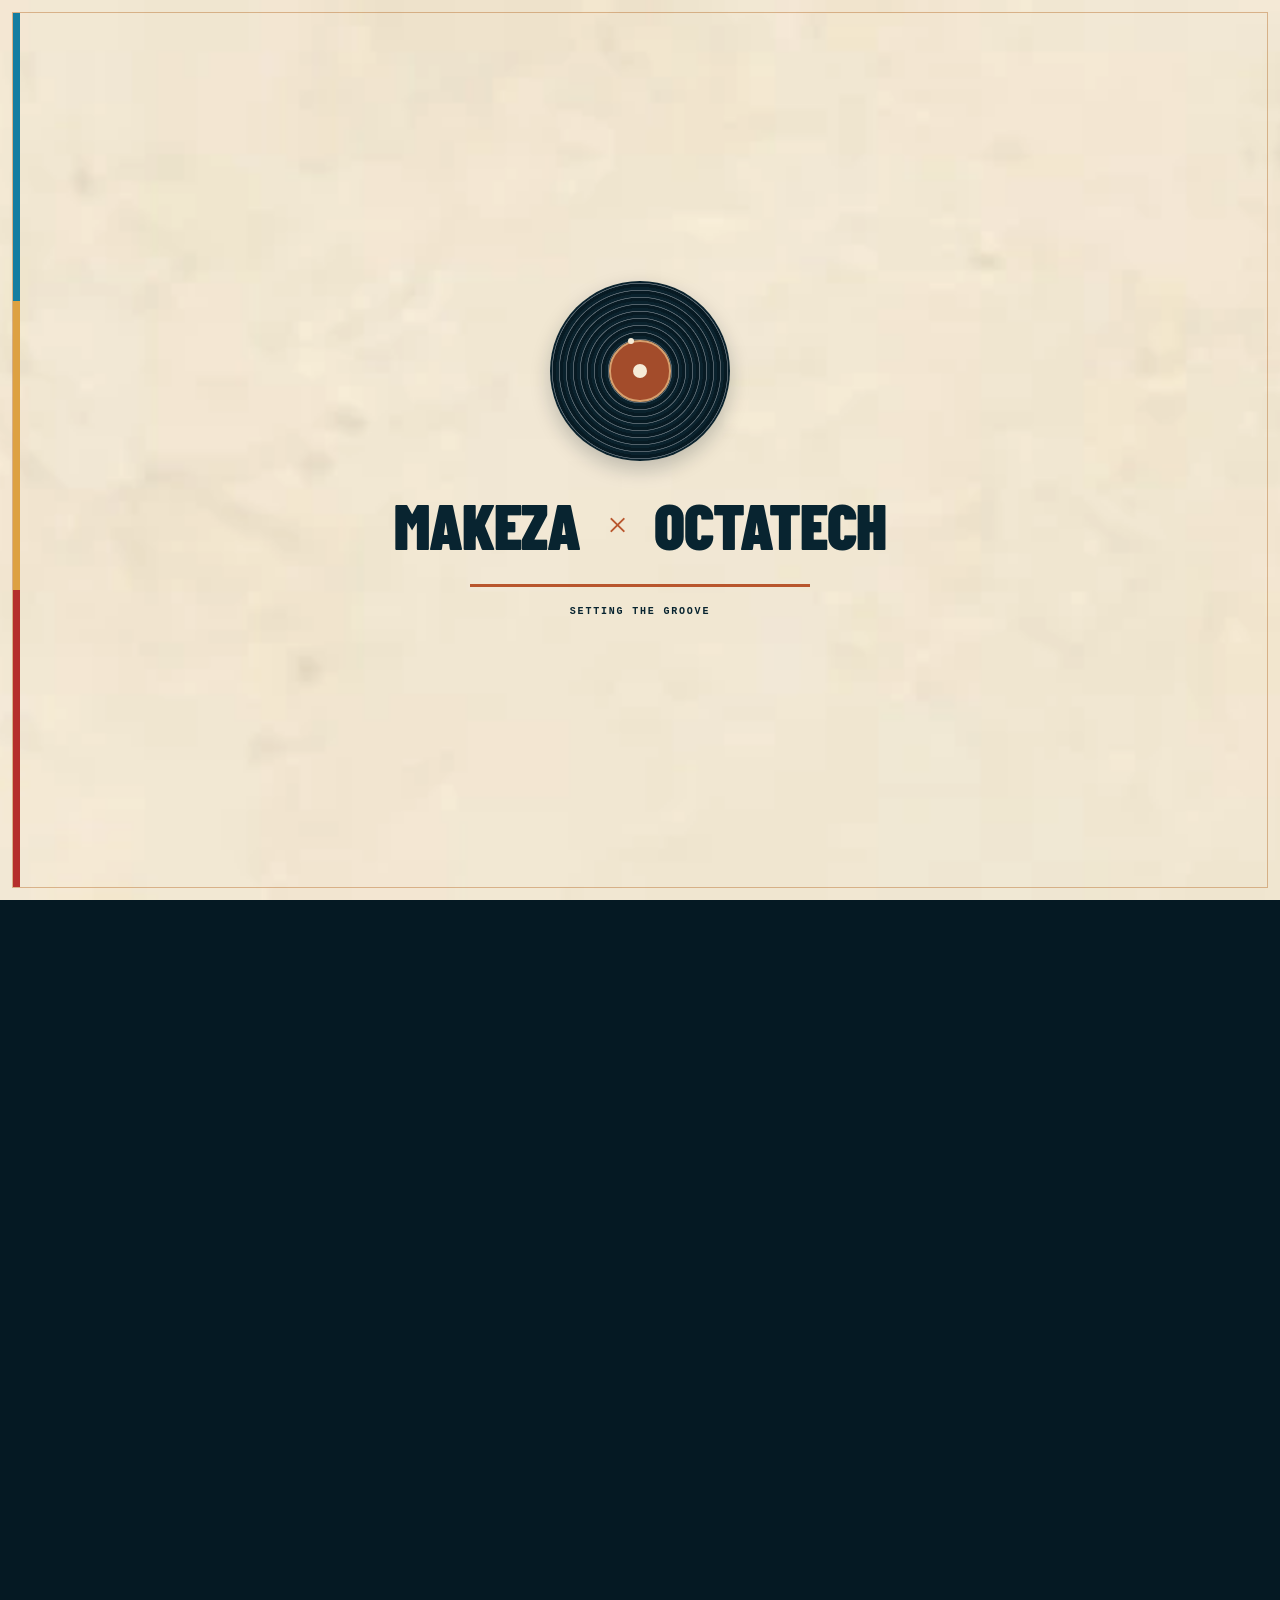
<file: index.html>
<!DOCTYPE html>

<html lang="en"><head><meta charset="utf-8"/><meta content="width=device-width, initial-scale=1" name="viewport"/><meta content="#081f2a" name="theme-color"/><meta content="Groovy Shisha Lounge. Four distinctive house blends, thoughtfully prepared shisha, and a vinyl listening room. Discover Country, Blues, Classic Rock, and Jazz Fusion." name="description"/><title>Groovy Shisha Lounge | The Spirit of Music™</title><link href="styles.css" rel="stylesheet"/><link href="https://groovy-shisha-demo-xdr-sams-projects.vercel.app/" rel="canonical"/><meta content="website" property="og:type"/><meta content="Groovy Shisha Lounge" property="og:site_name"/><meta content="Groovy Shisha Lounge | The Spirit of Music™" property="og:title"/><meta content="Groovy Shisha Lounge. Four distinctive house blends, thoughtfully prepared shisha, and a vinyl listening room. Discover Country, Blues, Classic Rock, and Jazz Fusion." property="og:description"/><meta content="https://groovy-shisha-demo-xdr-sams-projects.vercel.app/" property="og:url"/><meta content="noindex,nofollow" name="robots"/>
<meta content="https://groovy-shisha-demo-xdr-sams-projects.vercel.app/assets/groovy-art-bed822aa70d528.png" property="og:image"/>
<meta content="Groovy Shisha Lounge — Groovy Shisha Lounge approved artwork" property="og:image:alt"/>
<meta content="1536" property="og:image:width"/>
<meta content="934" property="og:image:height"/>
<meta content="summary_large_image" name="twitter:card"/>
<script type="application/ld+json">{"@context":"https://schema.org","@graph":[{"@type":"Organization","@id":"https://groovy-shisha-demo-xdr-sams-projects.vercel.app/#organization","name":"Groovy Shisha Lounge","url":"https://groovy-shisha-demo-xdr-sams-projects.vercel.app/","logo":"https://groovy-shisha-demo-xdr-sams-projects.vercel.app/assets/stone-groove-spirits-logo-copper-master.svg","description":"Groovy Shisha Lounge brings four house shisha blends together with a vinyl listening room. Explore Country, Blues, Classic Rock, and Jazz Fusion.","address":{"@type":"PostalAddress","addressLocality":"Anaheim","addressRegion":"CA","addressCountry":"US"}},{"@type":"WebSite","@id":"https://groovy-shisha-demo-xdr-sams-projects.vercel.app/#website","name":"Groovy Shisha Lounge","url":"https://groovy-shisha-demo-xdr-sams-projects.vercel.app/","publisher":{"@id":"https://groovy-shisha-demo-xdr-sams-projects.vercel.app/#organization"},"inLanguage":"en-US"}]}</script>
<!-- Stone Groove Spirits 21+ self-affirmation: site-wide, 2-hour remember -->
<link href="sg-trade/sg-trade-nav.css" rel="stylesheet"/>
<link href="sg-trade/sg-header-readability.css" rel="stylesheet"/><link href="sg-drop-list/drop-list.css" rel="stylesheet"/>
<script defer="" src="sg-drop-list/drop-list.js"></script>
<link href="sg-drop-list/sg-nav-refinement.css" rel="stylesheet"/>
<link href="demo.css" rel="stylesheet"/><script>document.documentElement.classList.add('demo-booting');</script><script defer="" src="demo.js"></script></head><body><div aria-label="Loading Groovy Shisha" aria-live="polite" class="demo-loader" role="status">
<div class="demo-loader-inner">
<div aria-hidden="true" class="demo-record"></div>
<div class="demo-loader-brand"><span>Makeza</span><span>×</span><span>Octatech</span></div>
<div aria-hidden="true" class="demo-loader-track"><span></span></div>
<p class="demo-loader-status">Setting the groove</p>
</div>
</div>
<header class="topbar"><a aria-label="Groovy Shisha Lounge home" class="brand" href="index.html#top"><img alt="Groovy Shisha Lounge — official copper logo" src="assets/stone-groove-spirits-logo-copper-master.svg"/></a><span class="location">ANAHEIM, CA</span><nav aria-label="Main navigation" id="nav"><a href="collection.html">THE COLLECTION</a><a href="musically-mastered.html">MUSICALLY INSPIRED</a><a href="where-to-buy.html">VISIT THE LOUNGE</a><a href="craft.html">OUR CRAFT</a><a href="story.html">OUR STORY</a><a class="sg-trade-nav-link" href="trade-partnerships.html">TRADE &amp; PARTNERSHIPS</a><a href="where-to-buy.html" rel="noopener noreferrer">OUR HI-FI BAR</a><a class="sgdl-nav-cta" data-sg-drop-list-open="" href="index.html#the-drop-list">THE DROP LIST</a></nav><button aria-controls="nav" aria-expanded="false" class="menu-toggle" id="menu-toggle">MENU <span aria-hidden="true">☰</span></button></header>
<main id="top"><section aria-label="Groovy Shisha Lounge mobile introduction" class="sg-mobile-hero">
<div class="sgmh-top"><a aria-label="Groovy Shisha Lounge home" class="sgmh-brand-corrected" href="index.html#top"><img alt="Groovy Shisha Lounge — official copper logo" src="assets/stone-groove-spirits-logo-copper-master.svg"/></a><span>ANAHEIM, CA</span><button aria-controls="sgmh-links" aria-expanded="false" id="sgmh-menu" type="button">MENU ☰</button></div>
<nav aria-label="Mobile homepage navigation" class="sgmh-links" id="sgmh-links"><a href="collection.html">THE COLLECTION</a><a href="musically-mastered.html">MUSICALLY INSPIRED</a><a href="where-to-buy.html">VISIT THE LOUNGE</a><a href="craft.html">OUR CRAFT</a><a href="story.html">OUR STORY</a><a class="sg-trade-nav-link" href="trade-partnerships.html">TRADE &amp; PARTNERSHIPS</a><a href="where-to-buy.html" rel="noopener noreferrer">OUR HI-FI BAR</a><a class="sgdl-nav-cta" data-sg-drop-list-open="" href="index.html#the-drop-list">THE DROP LIST</a></nav>
<div class="sgmh-lead"><div class="sgmh-kicker">THE SPIRIT OF MUSIC™ <span></span> SG / 001</div><h1>EVERY SESSION<br/>HAS A STORY.<br/><em>OURS IS WRITTEN<br/>IN MUSIC.</em></h1><p class="sgmh-bold">Carefully selected. Expertly blended. Musically Inspired.</p><p>We select distinctive shisha blends, compose expressive combinations, and pair every session with the warmth and energy of music.</p><p>Four expressions, each with a character all its own. Every one a reflection of our passion for music and thoughtfully prepared shisha.</p><a class="sgmh-cta" href="collection.html">EXPLORE THE COLLECTION <span>→</span></a></div>
<div class="sgmh-stage sgmh-approved-panel"><img alt="Approved Groovy Shisha Blues Shisha mobile hero artwork with correct hookah, full T-cork, vinyl and music-release graphics" class="sgmh-approved-art" height="1297" src="assets/groovy-art-7e37082dc2085c.png" width="1212"/></div>
</section>
<section aria-labelledby="hero-title" class="hero"><div aria-label="Hero shortcuts" class="hero-approved-hotspots"><a aria-label="Explore the collection" class="hero-hotspot hero-cta-hotspot" href="collection.html"></a></div><div aria-hidden="true" class="sg-nav-clean-overlay"></div>
<nav aria-label="Homepage main navigation" class="sg-worn-live-nav">
<a href="collection.html">THE COLLECTION</a>
<a href="musically-mastered.html">MUSICALLY INSPIRED</a><a href="where-to-buy.html">VISIT THE LOUNGE</a>
<a href="craft.html">OUR CRAFT</a>
<a href="story.html">OUR STORY</a>
<a class="sg-trade-nav-link" href="trade-partnerships.html">TRADE &amp; PARTNERSHIPS</a><a href="where-to-buy.html" rel="noopener noreferrer">OUR HI-FI BAR</a>
<a class="sgdl-nav-cta" data-sg-drop-list-open="" href="index.html#the-drop-list">THE DROP LIST</a></nav><a aria-label="Groovy Shisha Lounge — home" class="sg-worn-home-logo" href="index.html#top"><img alt="Groovy Shisha Lounge — official copper logo" src="assets/stone-groove-spirits-logo-copper-master.svg"/></a><div aria-label="Groovy Shisha Lounge logo" class="sg-hero-brand-overlay"><img alt="Groovy Shisha Lounge — black logo with integrated Spirits" src="assets/stone-groove-spirits-logo-black-master.svg"/></div><div class="hero-copy paper"><div class="eyebrow">THE SPIRIT OF MUSIC™ <span class="rule"></span></div><h1 id="hero-title">EVERY SESSION<br/>HAS A STORY.<br/><em>OURS IS WRITTEN<br/>IN MUSIC.</em></h1><p class="lead"><strong>Carefully selected. Expertly blended. Musically Inspired.</strong></p><p>We select distinctive shisha blends, compose expressive combinations, and pair every session with the warmth and energy of music.</p><p>Four expressions, each with a character all its own. Every one a reflection of our passion for music and thoughtfully prepared shisha.</p><a class="button copper-button" href="collection.html">EXPLORE THE COLLECTION <span>→</span></a><span class="hero-plus">＋</span></div><div class="hero-stage"><div aria-hidden="true" class="hero-bars"></div><div aria-hidden="true" class="record record-hero"></div><img alt="A brass Groovy Shisha hookah with an amber water base." class="hero-bottle" height="1435" src="assets/groovy-art-4f913ceccc529d.png" width="462"/><div class="hero-topnote mono">SIDE A   |   SG-001<br/><span>TRACK 01 — BLUES</span><br/>SIGNATURE SHISHA</div><div class="hero-card paper"><img alt="Groovy Shisha Lounge — official black logo" src="assets/stone-groove-spirits-logo-black-master.svg" style="filter:none"/><p>A MORE MUSICAL<br/>KIND OF SHISHA</p></div><div class="hero-track mono">FOUR EXPRESSIONS. INFINITE STORIES.<hr/>01   COUNTRY<br/><b>02   BLUES</b><br/>03   CLASSIC ROCK<br/>04   JAZZ FUSION</div></div></section>
<section aria-labelledby="collection-title" class="collection collection-visual" id="collection">
<div aria-label="Section 01 The Collection — Four Expressions. Four Distinct Voices. Approved homepage artwork showing Groovy Shisha Country, Blues, Classic Rock, and Jazz Fusion expressions." class="collection-approved" role="img">
<div aria-label="Collection shortcuts" class="collection-hotspots">
<a aria-label="Meet the lineup" class="collection-linkup" href="collection.html"></a>
<a aria-label="Country bourbon shisha" class="collection-card-country" href="country-bourbon.html"></a>
<a aria-label="Blues bourbon shisha" class="collection-card-blues" href="blues-bourbon.html"></a>
<a aria-label="Classic Rock straight rye shisha" class="collection-card-rock" href="classic-rock-rye.html"></a>
<a aria-label="Jazz Fusion American single malt shisha" class="collection-card-jazz" href="jazz-fusion.html"></a>
<a aria-label="Explore each expression" class="collection-explore" href="collection.html"></a>
</div>
</div>
<div aria-label="The Collection, mobile" class="collection-mobile-fallback sgmc-mobile paper">
<div class="sgmc-topline"><span>01 / THE COLLECTION</span><span>SG—004</span></div>
<h2 id="collection-title">FOUR<br/>EXPRESSIONS.<br/><em>FOUR DISTINCT<br/>VOICES.</em></h2>
<div class="sgmc-intro">
<p>Every great artist has a signature sound. Every great blend has a character all its own.</p>
<p>Meet the Groovy Shisha lineup: Country, Blues, Classic Rock, and Jazz Fusion. Four distinctive house blends, each composed with intention, paired with music, and unmistakably its own.</p>
</div>
<div class="sgmc-liner"><strong>MEET THE LINEUP</strong><span>FOUR GENRES. FOUR BLENDS.<br/>INFINITE STORIES.</span></div>
<div class="sgmc-grid" id="collection-lineup"><article class="sgmc-spirit">
<a aria-label="Explore Country shisha" href="country-bourbon.html"><img alt="Approved Groovy Shisha Country original album artwork" height="345" src="assets/art-b0f0ca1c51a087.webp" width="342"/></a>
<div class="sgmc-spirit-details"><h3>COUNTRY</h3><div class="sgmc-type">SIGNATURE SHISHA</div><p>Warmth. Character. Timeless appeal.</p><a aria-label="Explore Country" class="sgmc-explore-link" href="country-bourbon.html">EXPLORE EXPRESSION <span aria-hidden="true">↗</span></a></div>
</article>
<article class="sgmc-spirit">
<a aria-label="Explore Blues shisha" href="blues-bourbon.html"><img alt="Approved Groovy Shisha Blues original album artwork" height="345" src="assets/art-1bf3a6f270babd.webp" width="340"/></a>
<div class="sgmc-spirit-details"><h3>BLUES</h3><div class="sgmc-type">SIGNATURE SHISHA</div><p>Soulful. Expressive. Full of character.</p><a aria-label="Explore Blues" class="sgmc-explore-link" href="blues-bourbon.html">EXPLORE EXPRESSION <span aria-hidden="true">↗</span></a></div>
</article>
<article class="sgmc-spirit">
<a aria-label="Explore Classic Rock shisha" href="classic-rock-rye.html"><img alt="Approved Groovy Shisha Classic Rock original album artwork" height="345" src="assets/art-70e6ff052b093f.webp" width="345"/></a>
<div class="sgmc-spirit-details"><h3>CLASSIC ROCK</h3><div class="sgmc-type">SIGNATURE SHISHA</div><p>Bold. Uncompromising. Full of attitude.</p><a aria-label="Explore Classic Rock" class="sgmc-explore-link" href="classic-rock-rye.html">EXPLORE EXPRESSION <span aria-hidden="true">↗</span></a></div>
</article>
<article class="sgmc-spirit">
<a aria-label="Explore Jazz Fusion shisha" href="jazz-fusion.html"><img alt="Approved Groovy Shisha Jazz Fusion original album artwork" height="345" src="assets/art-f47c939307b2cd.webp" width="346"/></a>
<div class="sgmc-spirit-details"><h3>JAZZ FUSION</h3><div class="sgmc-type">SIGNATURE SHISHA</div><p>Layered. Unexpected. Beautifully complex.</p><a aria-label="Explore Jazz Fusion" class="sgmc-explore-link" href="jazz-fusion.html">EXPLORE EXPRESSION <span aria-hidden="true">↗</span></a></div>
</article></div>
<a class="sgmc-cta" href="collection.html">EXPLORE EACH EXPRESSION <span aria-hidden="true">→</span></a>
<div class="sgmc-footer"><span>GROOVY SHISHA LOUNGE</span><span>ANAHEIM, CA / EST. 2016</span></div>
</div>
<div class="sr-only">
<h2 id="collection-title-accessible">Four Expressions. Four Distinct Voices.</h2>
<p>Every great artist has a signature sound. Every great blend has a character all its own.</p>
<p>Meet the Groovy Shisha lineup: Country, Blues, Classic Rock, and Jazz Fusion.</p>
</div>
</section>
<section aria-labelledby="mastered-title" class="mastered" id="mastered">
<div aria-label="Section 02 Musically Inspired — approved poster artwork explaining the Groovy Shisha Musically Inspired process." class="mastered-desktop" role="img"><div class="sg-mm-official-mark"><img alt="Official Musically Inspired mark" src="assets/musically-mastered-mark-primary.svg"/></div>
<div class="mastered-hotspots">
<a aria-label="Discover Musically Inspired" class="mastered-cta" href="musically-mastered.html"></a>
</div>
</div>
<div class="mastered-mobile sg-mobile-mastered-v2">
<div class="sg-mm-art"><img alt="Approved Musically Inspired artwork with copper MM mark, oversized condensed title, record-groove geometry, and warm-paper texture" height="724" src="assets/groovy-art-85f0da89b1d358.png" width="1008"/><div class="sg-mm-mobile-mark"><img alt="Official Musically Inspired mark" src="assets/musically-mastered-mark-primary.svg"/></div></div>
<div class="sg-mm-copy">
<div class="sg-mm-head"><span>02 / MUSICALLY INSPIRED</span><span>SG-001 · SIDE A</span></div>
<h2 id="mastered-title">THE MUSIC IS<br/><em>IN THE MAKING.</em></h2>
<p>Music has always had the power to move us. At Groovy Shisha, that energy sets the tone for the evening.</p>
<p>Our Musically Inspired approach brings together carefully selected house blends and a listening program shaped by country, blues, classic rock, and jazz. Each blend has a playlist, and every record adds something to the room.</p>
<p>It is where our passion for music meets our attention to shisha. From the first selection to the final track, aroma, preparation, lighting, and sound come together to give each session its own distinctive character.</p>
<p class="sg-mm-pull">The music is part of the evening, from the first track to the last.</p>
<a class="sg-mm-button" href="musically-mastered.html">DISCOVER MUSICALLY INSPIRED <span aria-hidden="true">⟶</span></a>
<div class="sg-mm-bottom"><span>SOUND · LEAF · AROMA · CHARACTER</span><span>ANAHEIM, CA</span></div>
</div>
</div>
</section>
<section aria-label="03 — Our Point of View: Great music leaves a mark. So should shisha." class="manifesto manifesto-approved" id="point-of-view">
<img alt="03 / Our Point of View. Great Music Leaves a Mark. So Should Shisha. The original house blend is the studio track. We engineer the final song—through selection, blending, and a process that treats music as a creative force." class="sg03-mobile-final-art" height="1672" src="assets/groovy-art-fc9201e30acc53.png" width="941"/>
<img alt="03 / OUR POINT OF VIEW. GREAT MUSIC LEAVES A MARK. SO SHOULD SHISHA. The original house blend is the studio track. We engineer the final song—through selection, blending, and a process that treats music as a creative force." class="manifesto-approved-image" height="353" src="assets/groovy-art-3702a52c31c555.png" width="2048"/>
<div class="sr-only-section03"><h2>Great Music Leaves a Mark. So Should Shisha.</h2><p>The house blend is the studio track. We compose the final session through selection, blending, and a lounge that treats music as a creative force.</p></div>
</section>
<section aria-labelledby="craft-title" class="craft craft-approved-section paper" id="craft">
<h2 class="sr-only" id="craft-title">The Art of the Blend</h2>
<div aria-label="04 — The Art of the Blend. Every Blend Earns Its Place in the Band. Approved full-width arrangement graphic with Foundation, Melody, Rhythm and Harmony." class="craft-approved-art" role="img"><a aria-label="Explore Our Craft" class="craft-approved-link" href="craft.html"></a></div>
<div aria-label="The Art of the Blend mobile presentation" class="sgc4-mobile">
<div class="sgc4-mast"><img alt="04 / THE ART OF THE BLEND. Every Blend Earns Its Place in the Band." height="470" loading="lazy" src="assets/groovy-art-5df0dd1c6de3d4.png" width="760"/></div>
<div class="sgc4-editorial">
<p class="sgc4-intro">Great music begins with exceptional musicians.<br/>Great shisha begins with exceptional blends.</p>
<p class="sgc4-body">We select blends for character, aroma, and the role each can play. Then we compose, bringing individual notes together until they find balance, harmony, and a collective voice.</p>
<p class="sgc4-closing">The art is in the arrangement.</p>
<a class="sgc4-cta" href="craft.html">EXPLORE OUR CRAFT <span aria-hidden="true">→</span></a>
</div>
<div class="sgc4-sheet" id="craft-details">
<header class="sgc4-sheethead">
<div class="sgc4-brand">STONE<br/>GROOVE <small>LOUNGE</small></div>
<div class="sgc4-sheetname">BLEND ARRANGEMENT <small>SELECT / COMPOSE / BALANCE / MASTER</small></div>
</header>
<div class="sgc4-roles">
<article class="sgc4-role">
<div class="sgc4-role-color" style="background:#e5a12e"></div>
<div class="sgc4-role-main">
<div class="sgc4-topline"><span class="sgc4-num">01</span></div>
<div class="sgc4-grid">
<div class="sgc4-titleblock">
<h3>FOUNDATION</h3>
<div class="sgc4-role-desc">STRUCTURE AND DEPTH</div>
</div>
<div class="sgc4-barrel"><img alt="Approved illustrated foundation shisha barrel" height="136" loading="lazy" src="assets/groovy-art-f9ed08fcaaf928.png" width="163"/></div>
<div class="sgc4-tastes"><div>APPLE</div><div>CARAMEL</div><div>VANILLA</div><div>LASTING FINISH</div></div>
</div>
<div class="sgc4-meter">
<small>LEVEL</small>
<div class="sgc4-ticks"><i style="left:61%"></i></div>
<span>-12</span><span class="sgc4-plus">+12</span>
</div>
</div>
</article>
<article class="sgc4-role">
<div class="sgc4-role-color" style="background:#1c87b5"></div>
<div class="sgc4-role-main">
<div class="sgc4-topline"><span class="sgc4-num">02</span></div>
<div class="sgc4-grid">
<div class="sgc4-titleblock">
<h3>MELODY</h3>
<div class="sgc4-role-desc">BRIGHTNESS AND LIFT</div>
</div>
<div class="sgc4-barrel"><img alt="Approved illustrated melody shisha barrel" height="135" loading="lazy" src="assets/groovy-art-485b91f181ae78.png" width="210"/></div>
<div class="sgc4-tastes"><div>CITRUS PEEL</div><div>HONEY</div><div>BAKING SPICE</div><div>BRIGHT CHARACTER</div></div>
</div>
<div class="sgc4-meter">
<small>LEVEL</small>
<div class="sgc4-ticks"><i style="left:53%"></i></div>
<span>-12</span><span class="sgc4-plus">+12</span>
</div>
</div>
</article>
<article class="sgc4-role">
<div class="sgc4-role-color" style="background:#c53935"></div>
<div class="sgc4-role-main">
<div class="sgc4-topline"><span class="sgc4-num">03</span></div>
<div class="sgc4-grid">
<div class="sgc4-titleblock">
<h3>RHYTHM</h3>
<div class="sgc4-role-desc">DRIVE AND INTENSITY</div>
</div>
<div class="sgc4-barrel"><img alt="Approved illustrated rhythm shisha barrel" height="139" loading="lazy" src="assets/groovy-art-df33f51507a1f0.png" width="160"/></div>
<div class="sgc4-tastes"><div>DARK FRUIT</div><div>CITRUS</div><div>WARM SPICE</div><div>BOLD PRESENCE</div></div>
</div>
<div class="sgc4-meter">
<small>LEVEL</small>
<div class="sgc4-ticks"><i style="left:66%"></i></div>
<span>-12</span><span class="sgc4-plus">+12</span>
</div>
</div>
</article>
<article class="sgc4-role">
<div class="sgc4-role-color" style="background:#0b2a3b"></div>
<div class="sgc4-role-main">
<div class="sgc4-topline"><span class="sgc4-num">04</span></div>
<div class="sgc4-grid">
<div class="sgc4-titleblock">
<h3>HARMONY</h3>
<div class="sgc4-role-desc">SMOOTHNESS AND BALANCE</div>
</div>
<div class="sgc4-barrel"><img alt="Approved illustrated harmony shisha barrel" height="143" loading="lazy" src="assets/groovy-art-586ab32ed9c75b.png" width="212"/></div>
<div class="sgc4-tastes"><div>TOFFEE</div><div>DRIED STONE FRUIT</div><div>SUBTLE SMOKE</div><div>LINGERING COMPLEXITY</div></div>
</div>
<div class="sgc4-meter">
<small>LEVEL</small>
<div class="sgc4-ticks"><i style="left:59%"></i></div>
<span>-12</span><span class="sgc4-plus">+12</span>
</div>
</div>
</article>
</div>
<footer class="sgc4-sheetfoot"><img alt="The final blend footer graphic" height="141" loading="lazy" src="assets/groovy-art-3b4ebd6fca602c.png" width="730"/></footer>
</div>
</div>
</section>
<section aria-label="05 / The Pour" class="pour dark pour-approved-section" id="pour">
<div aria-label="The approved Groovy Shisha The Pour design: a neat shisha tasting glass and a rocks cocktail before a drum set on the left, with large cream and copper statement typography on a navy ground: Made to Stand Alone. Born to Play Together." class="pour-approved-art" role="img"></div>
<div class="pour-mobile-fallback"><div class="pour-image"><img alt="A neat pour and shisha cocktail with crystal-clear ice, with a drum kit softly blurred in the background" height="1086" src="assets/groovy-art-79c1f4a43895d2.png" width="1448"/></div><div class="pour-copy"><div class="section-label">05 / THE POUR</div><h2>MADE TO STAND ALONE.<br/><em>BORN TO PLAY TOGETHER.</em></h2><p>A remarkable shisha blend should have a character of its own while bringing something distinctive to the ensemble.</p><p>Every Groovy Shisha expression is composed for aroma, balance, and character. Choose a house signature or explore a blend with the team, then settle into the listening room while the evening plays out on vinyl.</p></div><div class="pour-track mono"><div>CLASSIC <span>TRACK 1</span></div><div>HOUSE BLEND <span>TRACK 2</span></div><div>IN GOOD COMPANY <span>TRACK 3</span></div><p>GREAT SHISHA PLAYS<br/>WELL WITH OTHERS</p></div></div>
<div class="pour-section-accessible"><h2>Made to Stand Alone. Born to Play Together.</h2><p>A remarkable shisha blend should have a character of its own while bringing something distinctive to the ensemble.</p><p>Every Groovy Shisha expression is composed for aroma, balance, and character. Choose a house signature or explore a blend with the team, then settle into the listening room while the evening plays out on vinyl.</p><p>Track 1: Classic. Track 2: House blend. Track 3: In good company.</p></div>
<div aria-label="05 / The Pour mobile design" class="sgp5-mobile">
<div class="sgp5-photo"><img alt="Approved photograph of two shisha pours with softly blurred drums in the background" height="724" loading="lazy" src="assets/groovy-art-1da69b7844ac65.png" width="800"/></div>
<div class="sgp5-panel">
<div class="sgp5-kicker"><span>05 / THE POUR</span><i></i></div>
<img alt="Made to Stand Alone. Born to Play Together." class="sgp5-statement" height="242" loading="lazy" src="assets/art-1a1d03d49fc3a8.webp" width="872"/>
<p>A remarkable shisha blend should have a character of its own while bringing something distinctive to the ensemble.</p>
<p>Every Groovy Shisha expression is composed for aroma, balance, and character. Choose a house signature or explore a blend with the team, then settle into the listening room while the evening plays out on vinyl.</p>
<div aria-label="Three ways to enjoy the shisha" class="sgp5-tracks">
<div><span>CLASSIC</span><span>TRACK 1</span></div>
<div><span>HOUSE BLEND</span><span>TRACK 2</span></div>
<div><span>IN GOOD COMPANY</span><span>TRACK 3</span></div>
</div>
<div class="sgp5-foot"><div aria-hidden="true" class="sgp5-levels"><b></b><b></b><b></b><b></b><b></b><b></b><b></b><b></b><b></b></div><span>GOOD SHISHA PLAYS<br/>WELL WITH OTHERS</span></div>
</div>
</div></section>
<section aria-labelledby="story-title" class="story story-approved" id="story">
<div aria-label="Approved Section 06 Our Story design, with Sami depicted playing drums, Built on Music headline and liner notes." class="story-desktop-art" role="img"></div>
<div class="story-mobile sg-s6-mobile">
<div class="sg-s6-photo">
<img alt="Sami depicted playing drums in the listening room." height="768" loading="lazy" src="assets/groovy-sami-story-mobile.png" width="954"/>
</div>
<div class="sg-s6-paper">
<div class="sg-s6-kicker"><span>06 / OUR STORY</span><span>ANAHEIM, CALIFORNIA</span></div>
<h2 id="story-title">BUILT ON<br/>MUSIC.</h2>
<div class="sg-s6-subtitle">BEFORE THERE WAS SHISHA,<br/>THERE WAS MUSIC.</div>
<div class="sg-s6-storycopy">
<p>Groovy Shisha brings together a passion for music, the ritual of preparing shisha, and the pleasure of spending an evening in good company.</p>
<p>A great session has the rhythm of a great record. Each part contributes to the whole, from the blend and its preparation to the lighting, conversation, and selection playing through the room.</p>
<p>That idea is the foundation for Groovy Shisha Lounge.</p>
<p>We approach shisha with an appreciation for tradition, an instinct for composition, and an attention to detail. From selecting aromatic blends to building a listening program, music influences the way we welcome guests and shape the evening.</p>
<p>Rooted in a love of music and shared experiences, Groovy Shisha is a place to find your favorite blend, discover a record, and make time for good company.</p>
</div>
<div class="sg-s6-notes">
<div class="sg-s6-notes-heading">LOUNGE NOTES</div>
<div class="sg-s6-name">OUR TEAM</div>
<div class="sg-s6-roles">MUSIC   /   BLENDS   /   TEAM</div>
<div class="sg-s6-location">ANAHEIM, CA</div>
</div>
<div class="sg-s6-finale">MUSIC IS OUR FOUNDATION.<br/><span>SHISHA IS OUR VOICE.</span></div>
</div>
</div>
<div class="sr-only"><h2 id="story-title-accessible">Built on Music.</h2><p>Before there was shisha, there was music. Music is our foundation. Shisha is our voice.</p></div>
</section>
</main><footer><div class="footer-brand"><img alt="Groovy Shisha Lounge — official copper logo" src="assets/stone-groove-spirits-logo-copper-master.svg"/><span class="script">The Spirit of Music™</span></div><div>ANAHEIM, CALIFORNIA</div><nav aria-label="Footer navigation"><a href="collection.html">THE COLLECTION</a><a href="musically-mastered.html">MUSICALLY INSPIRED</a><a href="where-to-buy.html">VISIT THE LOUNGE</a><a href="craft.html">OUR CRAFT</a><a href="story.html">OUR STORY</a><a href="where-to-buy.html" rel="noopener noreferrer">OUR HI-FI BAR</a><a class="sg-trade-nav-link" href="trade-partnerships.html">TRADE &amp; PARTNERSHIPS</a><a class="sg-trade-footer-privacy" href="privacy.html">PRIVACY NOTICE</a> <a class="sg-trade-footer-privacy" href="terms-of-use.html">TERMS OF USE</a><a class="sgdl-footer-link" data-sg-drop-list-open="" href="index.html#the-drop-list">THE DROP LIST</a></nav><small>Groovy Shisha · A shisha lounge concept.</small></footer><div aria-label="Website credits" class="demo-credit">Built exclusively by <a href="https://makezaa.com" rel="noopener noreferrer" target="_blank">Makezaa</a><span aria-hidden="true">×</span><a href="https://octetec.com/" rel="noopener noreferrer" target="_blank">Octatech</a></div>
<script defer="True" src="script.js"></script>
</body></html>
</file>
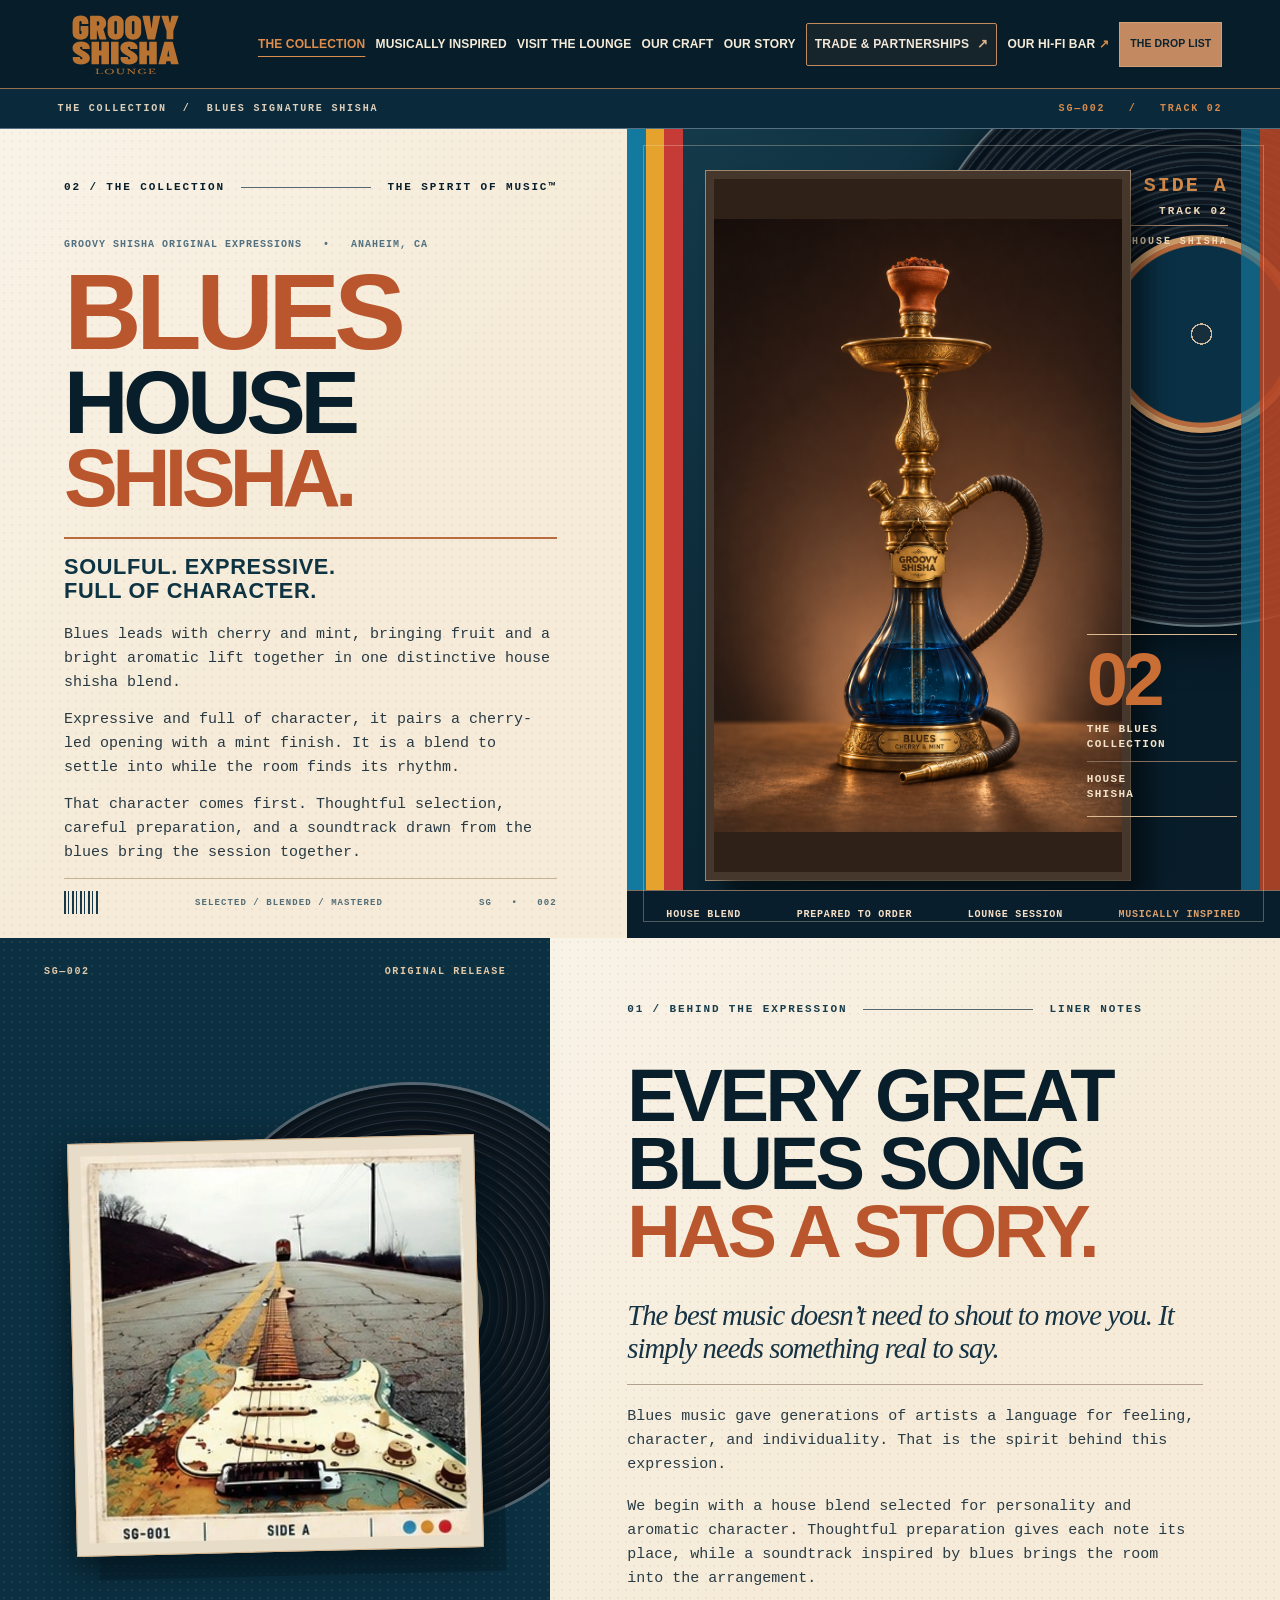
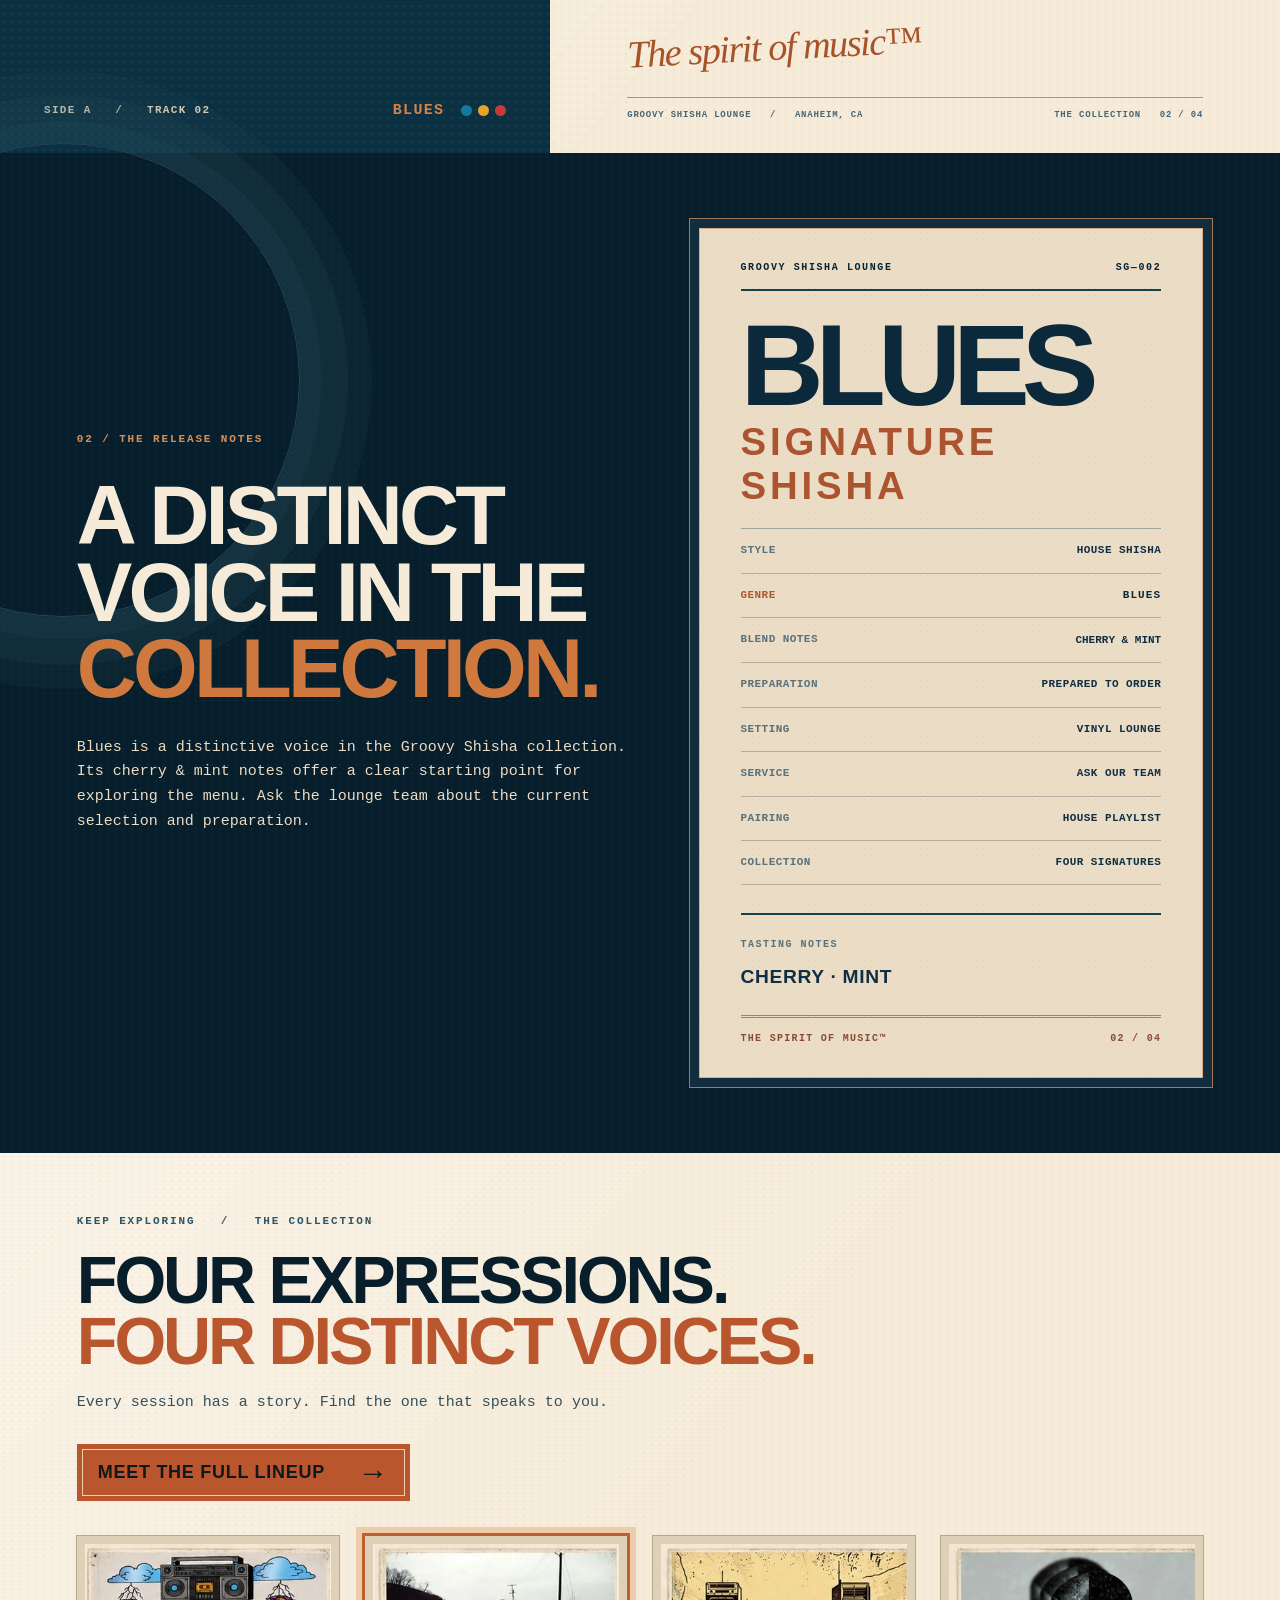
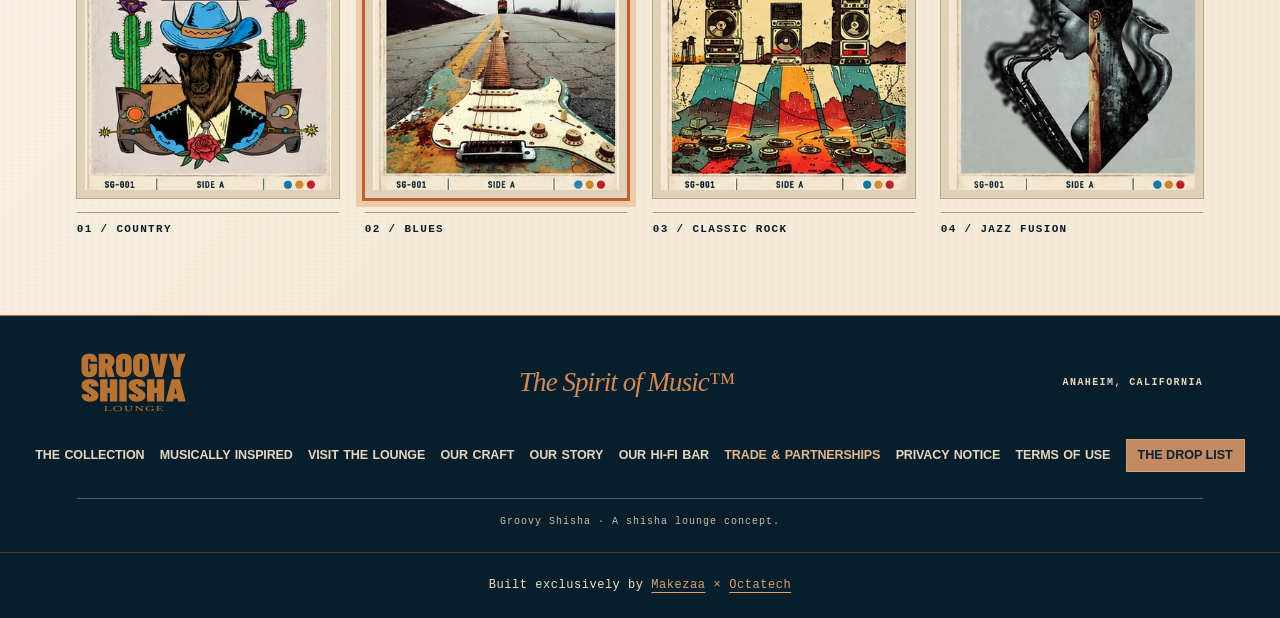
<file: blues-bourbon.html>
<!DOCTYPE html>

<html lang="en">
<head>
<meta charset="utf-8"/>
<meta content="width=device-width, initial-scale=1" name="viewport"/>
<meta content="#081f2a" name="theme-color"/>
<title>Blues Signature Shisha | Groovy Shisha Lounge</title>
<meta content="Groovy Shisha Lounge. Four distinctive house blends, thoughtfully prepared shisha, and a vinyl listening room. Discover Country, Blues, Classic Rock, and Jazz Fusion." name="description"/>
<link href="https://groovy-shisha-demo-xdr-sams-projects.vercel.app/blues-bourbon.html" rel="canonical"/>
<meta content="product" property="og:type"/>
<meta content="Groovy Shisha Lounge" property="og:site_name"/>
<meta content="Blues Signature Shisha | The Spirit of Music™" property="og:title"/>
<meta content="Groovy Shisha Lounge. Four distinctive house blends, thoughtfully prepared shisha, and a vinyl listening room. Discover Country, Blues, Classic Rock, and Jazz Fusion." property="og:description"/>
<meta content="https://groovy-shisha-demo-xdr-sams-projects.vercel.app/assets/groovy-blues-bourbon-master.png" property="og:image"/>
<meta content="https://groovy-shisha-demo-xdr-sams-projects.vercel.app/blues-bourbon.html" property="og:url"/>
<link href="blues.css" rel="stylesheet"/>
<meta content="Blues Signature Shisha — Groovy Shisha Lounge approved artwork" property="og:image:alt"/>
<meta content="900" property="og:image:width"/>
<meta content="1352" property="og:image:height"/>
<meta content="summary_large_image" name="twitter:card"/>
<script type="application/ld+json">{"@context":"https://schema.org","@graph":[{"@type":"BreadcrumbList","itemListElement":[{"@type":"ListItem","position":1,"name":"Home","item":"https://groovy-shisha-demo-xdr-sams-projects.vercel.app/"},{"@type":"ListItem","position":2,"name":"The Collection","item":"https://groovy-shisha-demo-xdr-sams-projects.vercel.app/collection"},{"@type":"ListItem","position":3,"name":"Blues Signature Shisha","item":"https://groovy-shisha-demo-xdr-sams-projects.vercel.app/blues-bourbon"}]},{"@type":"WebPage","@id":"https://groovy-shisha-demo-xdr-sams-projects.vercel.app/blues-bourbon#webpage","url":"https://groovy-shisha-demo-xdr-sams-projects.vercel.app/blues-bourbon","name":"Blues Signature Shisha | Groovy Shisha Lounge","description":"Groovy Shisha Lounge brings four house shisha blends together with a vinyl listening room. Explore Country, Blues, Classic Rock, and Jazz Fusion.","inLanguage":"en-US","isPartOf":{"@id":"https://groovy-shisha-demo-xdr-sams-projects.vercel.app/#website"},"publisher":{"@id":"https://groovy-shisha-demo-xdr-sams-projects.vercel.app/#organization"},"about":{"@type":"Thing","name":"Blues Signature Shisha","description":"Groovy Shisha Lounge brings four house shisha blends together with a vinyl listening room. Explore Country, Blues, Classic Rock, and Jazz Fusion."},"primaryImageOfPage":{"@type":"ImageObject","url":"https://groovy-shisha-demo-xdr-sams-projects.vercel.app/assets/groovy-blues-bourbon-master.png"}}]}</script>
<!-- Stone Groove Spirits 21+ self-affirmation: site-wide, 2-hour remember -->
<link href="sg-trade/sg-trade-nav.css" rel="stylesheet"/>
<link href="sg-trade/sg-header-readability.css" rel="stylesheet"/><link href="sg-drop-list/drop-list.css" rel="stylesheet"/>
<script defer="" src="sg-drop-list/drop-list.js"></script>
<link href="sg-drop-list/sg-nav-refinement.css" rel="stylesheet"/>
<meta content="noindex,nofollow" name="robots"/><link href="demo.css" rel="stylesheet"/></head>
<body>
<a class="skip-link" href="blues-bourbon.html#main">Skip to content</a>
<header class="site-header" id="page-top">
<div class="header-brand">
<a aria-label="Groovy Shisha Lounge, home" class="logo-link" href="index.html">
<img alt="Groovy Shisha Lounge — official copper logo" height="61" src="assets/stone-groove-spirits-logo-copper-master.svg" width="125"/>
</a>
<span class="header-location">ANAHEIM, CA</span>
</div>
<button aria-controls="site-nav" aria-expanded="false" aria-label="Toggle navigation" class="nav-toggle" type="button"><span>MENU</span><span aria-hidden="true">☰</span></button>
<nav aria-label="Main navigation" class="site-nav" id="site-nav">
<a aria-current="page" href="collection.html">THE COLLECTION</a>
<a href="musically-mastered.html">MUSICALLY INSPIRED</a>
<a href="where-to-buy.html">VISIT THE LOUNGE</a>
<a href="craft.html">OUR CRAFT</a>
<a href="story.html">OUR STORY</a>
<a class="sg-trade-nav-link" href="trade-partnerships.html">TRADE &amp; PARTNERSHIPS</a><a href="where-to-buy.html" rel="noopener noreferrer">OUR HI-FI BAR <span aria-hidden="true" class="external-icon">↗</span></a>
<a class="sgdl-nav-cta" data-sg-drop-list-open="" href="blues-bourbon.html#the-drop-list">THE DROP LIST</a></nav>
</header>
<main id="main">
<div aria-label="Breadcrumb" class="release-trail">
<a href="collection.html">THE COLLECTION</a><span aria-hidden="true">/</span><span>BLUES SIGNATURE SHISHA</span>
<span class="release-trail-right">SG—002   /   TRACK 02</span>
</div>
<!-- The supplied product photograph is rendered in its original aspect ratio, unfiltered and uncropped. -->
<section aria-labelledby="blues-title" class="product-hero">
<div class="hero-editorial paper-texture">
<div class="editorial-overline"><span>02 / THE COLLECTION</span><span class="overline-rule"></span><span>THE SPIRIT OF MUSIC™</span></div>
<p class="release-stamp">GROOVY SHISHA ORIGINAL EXPRESSIONS   •   ANAHEIM, CA</p>
<h1 id="blues-title">BLUES<span>HOUSE</span><b>SHISHA.</b></h1>
<div class="copy-lead">SOULFUL. EXPRESSIVE.<br/>FULL OF CHARACTER.</div>
<p class="hero-intro">Blues leads with cherry and mint, bringing fruit and a bright aromatic lift together in one distinctive house shisha blend.</p>
<p class="hero-intro">Expressive and full of character, it pairs a cherry-led opening with a mint finish. It is a blend to settle into while the room finds its rhythm.</p>
<p class="hero-intro">That character comes first. Thoughtful selection, careful preparation, and a soundtrack drawn from the blues bring the session together.</p>
<div class="editorial-foot"><div aria-hidden="true" class="barcode"></div><span>SELECTED / BLENDED / MASTERED</span><span>SG   •   002</span></div>
</div>
<div aria-label="Blues Signature Shisha product photograph and release details" class="hero-release">
<div aria-hidden="true" class="hero-colorbars"><i></i><i></i><i></i></div>
<div aria-hidden="true" class="hero-vinyl"><span class="vinyl-center"></span></div>
<div class="record-index"><span>SIDE A</span><span>TRACK 02</span><span>BLUES / HOUSE SHISHA</span></div>
<div class="photo-mount">
<img alt="Groovy Shisha house blend presented with a brass hookah in warm studio light." fetchpriority="high" height="1352" src="assets/groovy-blues-bourbon-master.png" width="900"/>
</div>
<div class="hero-release-info"><span class="edition-number">02</span><span>THE BLUES<br/>COLLECTION</span><span aria-hidden="true" class="edition-divider"></span><span>HOUSE<br/>SHISHA</span></div>
<div class="hero-bottom-strip"><span>HOUSE BLEND</span><span>PREPARED TO ORDER</span><span>LOUNGE SESSION</span><span>MUSICALLY INSPIRED</span></div>
</div>
</section>
<section aria-labelledby="story-title" class="story-section" id="the-story">
<div class="story-sleeve">
<div class="sleeve-corner"><span>SG—002</span><span>ORIGINAL RELEASE</span></div>
<div class="sleeve-art-frame"><img alt="Official Blues Shisha album artwork: an electric guitar along a highway" height="345" loading="lazy" src="assets/art-1bf3a6f270babd.webp" width="340"/></div>
<div class="sleeve-bottom"><span>SIDE A   /   TRACK 02</span><span>BLUES</span><span aria-hidden="true" class="colored-dots"><i></i><i></i><i></i></span></div>
<div aria-hidden="true" class="sleeve-record"></div>
</div>
<div class="story-content paper-texture">
<div class="section-topline"><span>01 / BEHIND THE EXPRESSION</span><span class="topline-rule"></span><span>LINER NOTES</span></div>
<h2 id="story-title">EVERY GREAT<br/>BLUES SONG<br/><em>HAS A STORY.</em></h2>
<p class="story-deck">The best music doesn’t need to shout to move you. It simply needs something real to say.</p>
<p>Blues music gave generations of artists a language for feeling, character, and individuality. That is the spirit behind this expression.</p>
<p>We begin with a house blend selected for personality and aromatic character. Thoughtful preparation gives each note its place, while a soundtrack inspired by blues brings the room into the arrangement.</p>
<div class="handwritten">The spirit of music™</div>
<div class="story-detail"><span>GROOVY SHISHA LOUNGE   /   ANAHEIM, CA</span><span>THE COLLECTION   02 / 04</span></div>
</div>
</section>
<section aria-labelledby="notes-title" class="release-notes dark-grain">
<div class="release-notes-copy"><span class="section-marker">02 / THE RELEASE NOTES</span><h2 id="notes-title">A DISTINCT<br/>VOICE IN THE<br/><em>COLLECTION.</em></h2><p>Blues is a distinctive voice in the Groovy Shisha collection. Its cherry &amp; mint notes offer a clear starting point for exploring the menu. Ask the lounge team about the current selection and preparation.</p></div>
<div aria-label="Product details" class="release-spec"><div class="spec-heading"><span>GROOVY SHISHA LOUNGE</span><span>SG—002</span></div><div class="spec-big">BLUES</div><div class="spec-sub">SIGNATURE SHISHA</div><dl><div><dt>STYLE</dt><dd>HOUSE SHISHA</dd></div><div class="spec-genre-row"><dt>GENRE</dt><dd>BLUES</dd></div><div class="spec-mash-bill"><dt>BLEND NOTES</dt><dd>CHERRY &amp; MINT</dd></div><div><dt>PREPARATION</dt><dd>PREPARED TO ORDER</dd></div><div><dt>SETTING</dt><dd>VINYL LOUNGE</dd></div><div><dt>SERVICE</dt><dd>ASK OUR TEAM</dd></div><div><dt>PAIRING</dt><dd>HOUSE PLAYLIST</dd></div><div><dt>COLLECTION</dt><dd>FOUR SIGNATURES</dd></div></dl><div class="spec-tasting-notes"><span class="tasting-notes-kicker">TASTING NOTES</span><p>CHERRY · MINT</p></div><div class="spec-bottom"><span>THE SPIRIT OF MUSIC™</span><span>02 / 04</span></div></div>
</section>
<section aria-labelledby="return-title" class="collection-return paper-texture">
<div class="return-copy"><span class="section-marker">KEEP EXPLORING   /   THE COLLECTION</span><h2 id="return-title">FOUR EXPRESSIONS.<br/><em>FOUR DISTINCT VOICES.</em></h2><p>Every session has a story. Find the one that speaks to you.</p><a class="primary-cta" href="collection.html">MEET THE FULL LINEUP <span aria-hidden="true">→</span></a></div>
<div aria-label="Collection album artwork" class="return-covers"><div><a aria-label="View 01 / COUNTRY shisha" class="album-choice" href="country-bourbon.html"><img alt="Country Shisha cover" height="345" loading="lazy" src="assets/art-b0f0ca1c51a087.webp" width="342"/><span>01 / COUNTRY</span></a></div><div class="active-cover"><a aria-current="page" aria-label="Blues Shisha — current expression" class="album-choice" href="blues-bourbon.html"><img alt="Blues Shisha cover" height="345" loading="lazy" src="assets/art-1bf3a6f270babd.webp" width="340"/><span>02 / BLUES</span></a></div><div><a aria-label="View 03 / CLASSIC ROCK shisha" class="album-choice" href="classic-rock-rye.html"><img alt="Classic Rock Shisha cover" height="345" loading="lazy" src="assets/art-70e6ff052b093f.webp" width="345"/><span>03 / CLASSIC ROCK</span></a></div><div><a aria-label="View 04 / JAZZ FUSION shisha" class="album-choice" href="jazz-fusion.html"><img alt="Jazz Fusion Shisha cover" height="345" loading="lazy" src="assets/art-f47c939307b2cd.webp" width="346"/><span>04 / JAZZ FUSION</span></a></div></div>
</section>
</main>
<footer class="site-footer"><div class="footer-primary"><a aria-label="Groovy Shisha Lounge home" class="footer-logo" href="index.html"><img alt="Groovy Shisha Lounge — official copper logo" height="51" src="assets/stone-groove-spirits-logo-copper-master.svg" width="104"/></a><span class="footer-phrase">The Spirit of Music™</span><span>ANAHEIM, CALIFORNIA</span></div><nav aria-label="Footer navigation"><a href="collection.html">THE COLLECTION</a><a href="musically-mastered.html">MUSICALLY INSPIRED</a>
<a href="where-to-buy.html">VISIT THE LOUNGE</a><a href="craft.html">OUR CRAFT</a><a href="story.html">OUR STORY</a><a href="where-to-buy.html" rel="noopener noreferrer">OUR HI-FI BAR</a><a class="sg-trade-nav-link" href="trade-partnerships.html">TRADE &amp; PARTNERSHIPS</a><a class="sg-trade-footer-privacy" href="privacy.html">PRIVACY NOTICE</a> <a class="sg-trade-footer-privacy" href="terms-of-use.html">TERMS OF USE</a><a class="sgdl-footer-link" data-sg-drop-list-open="" href="blues-bourbon.html#the-drop-list">THE DROP LIST</a></nav><p>Groovy Shisha · A shisha lounge concept.</p></footer><div aria-label="Website credits" class="demo-credit">Built exclusively by <a href="https://makezaa.com" rel="noopener noreferrer" target="_blank">Makezaa</a><span aria-hidden="true">×</span><a href="https://octetec.com/" rel="noopener noreferrer" target="_blank">Octatech</a></div>
<script defer="" src="blues.js"></script>
</body>
</html>
</file>
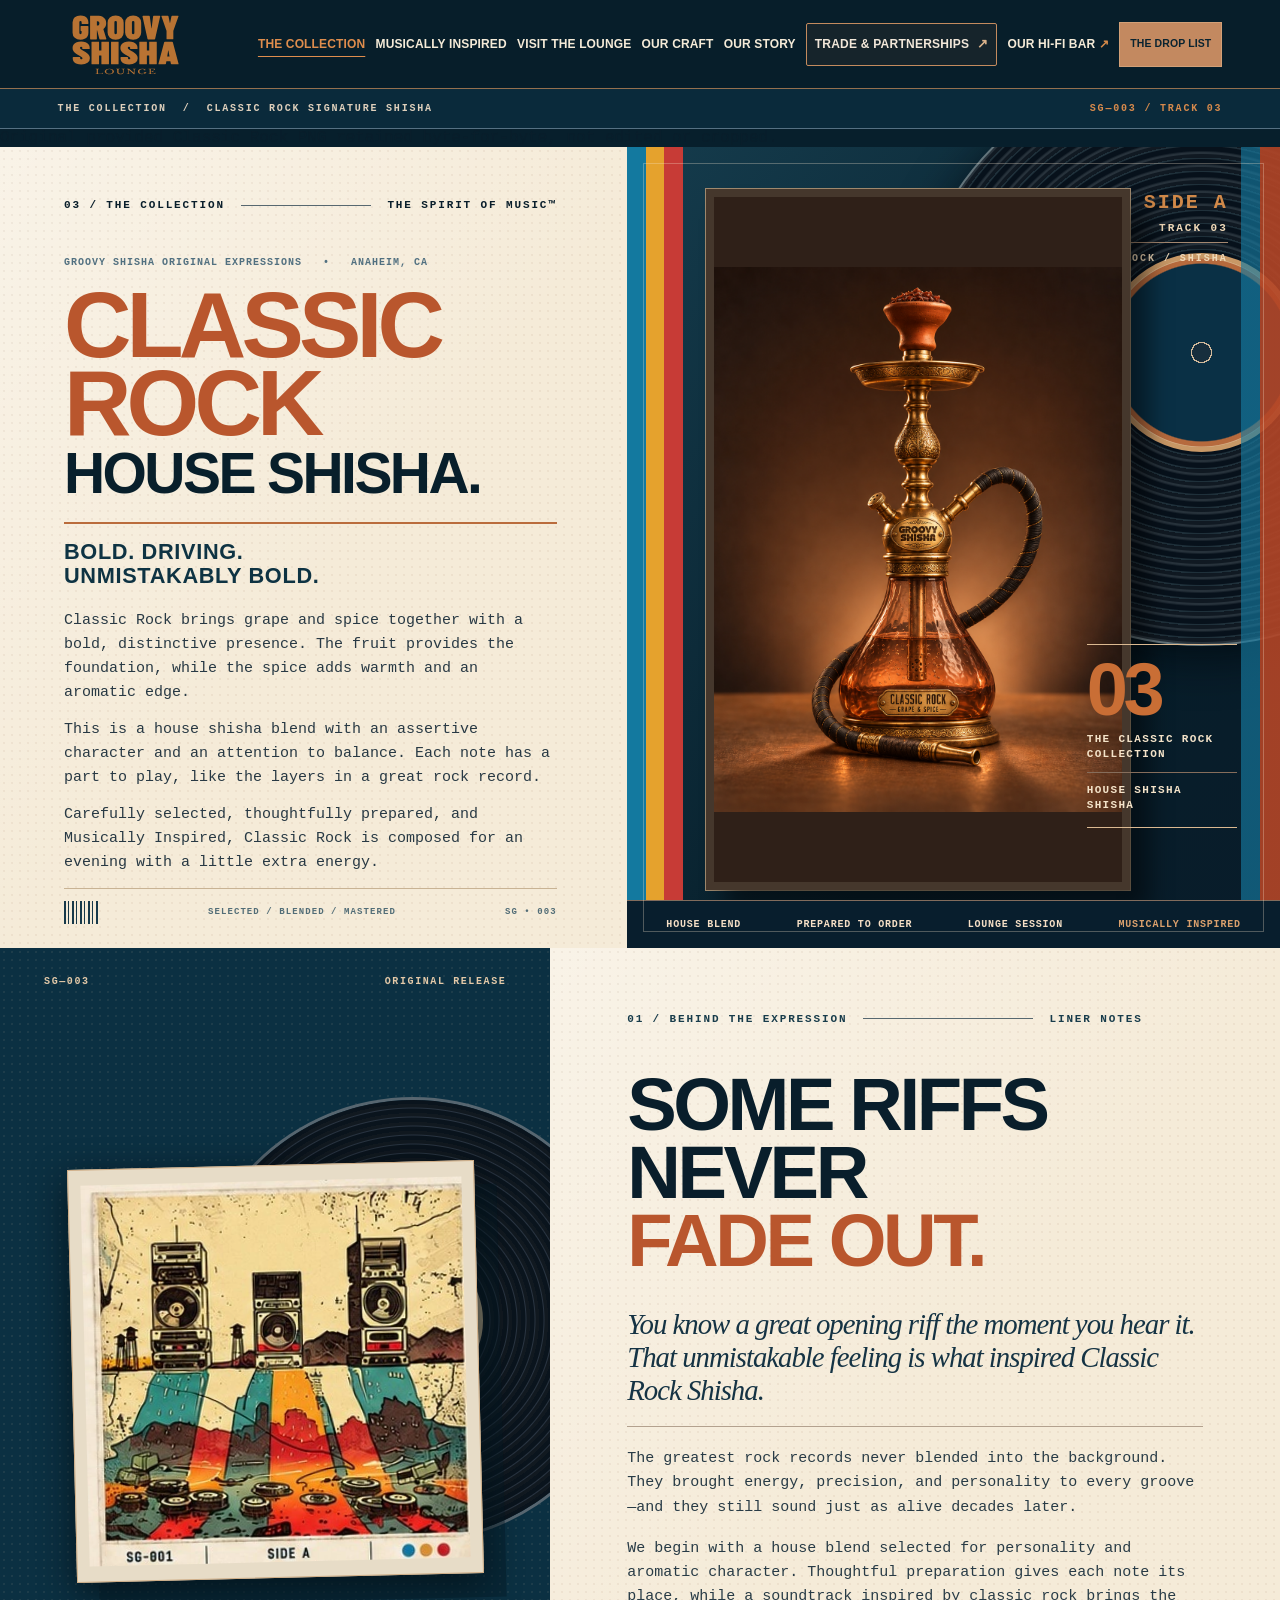
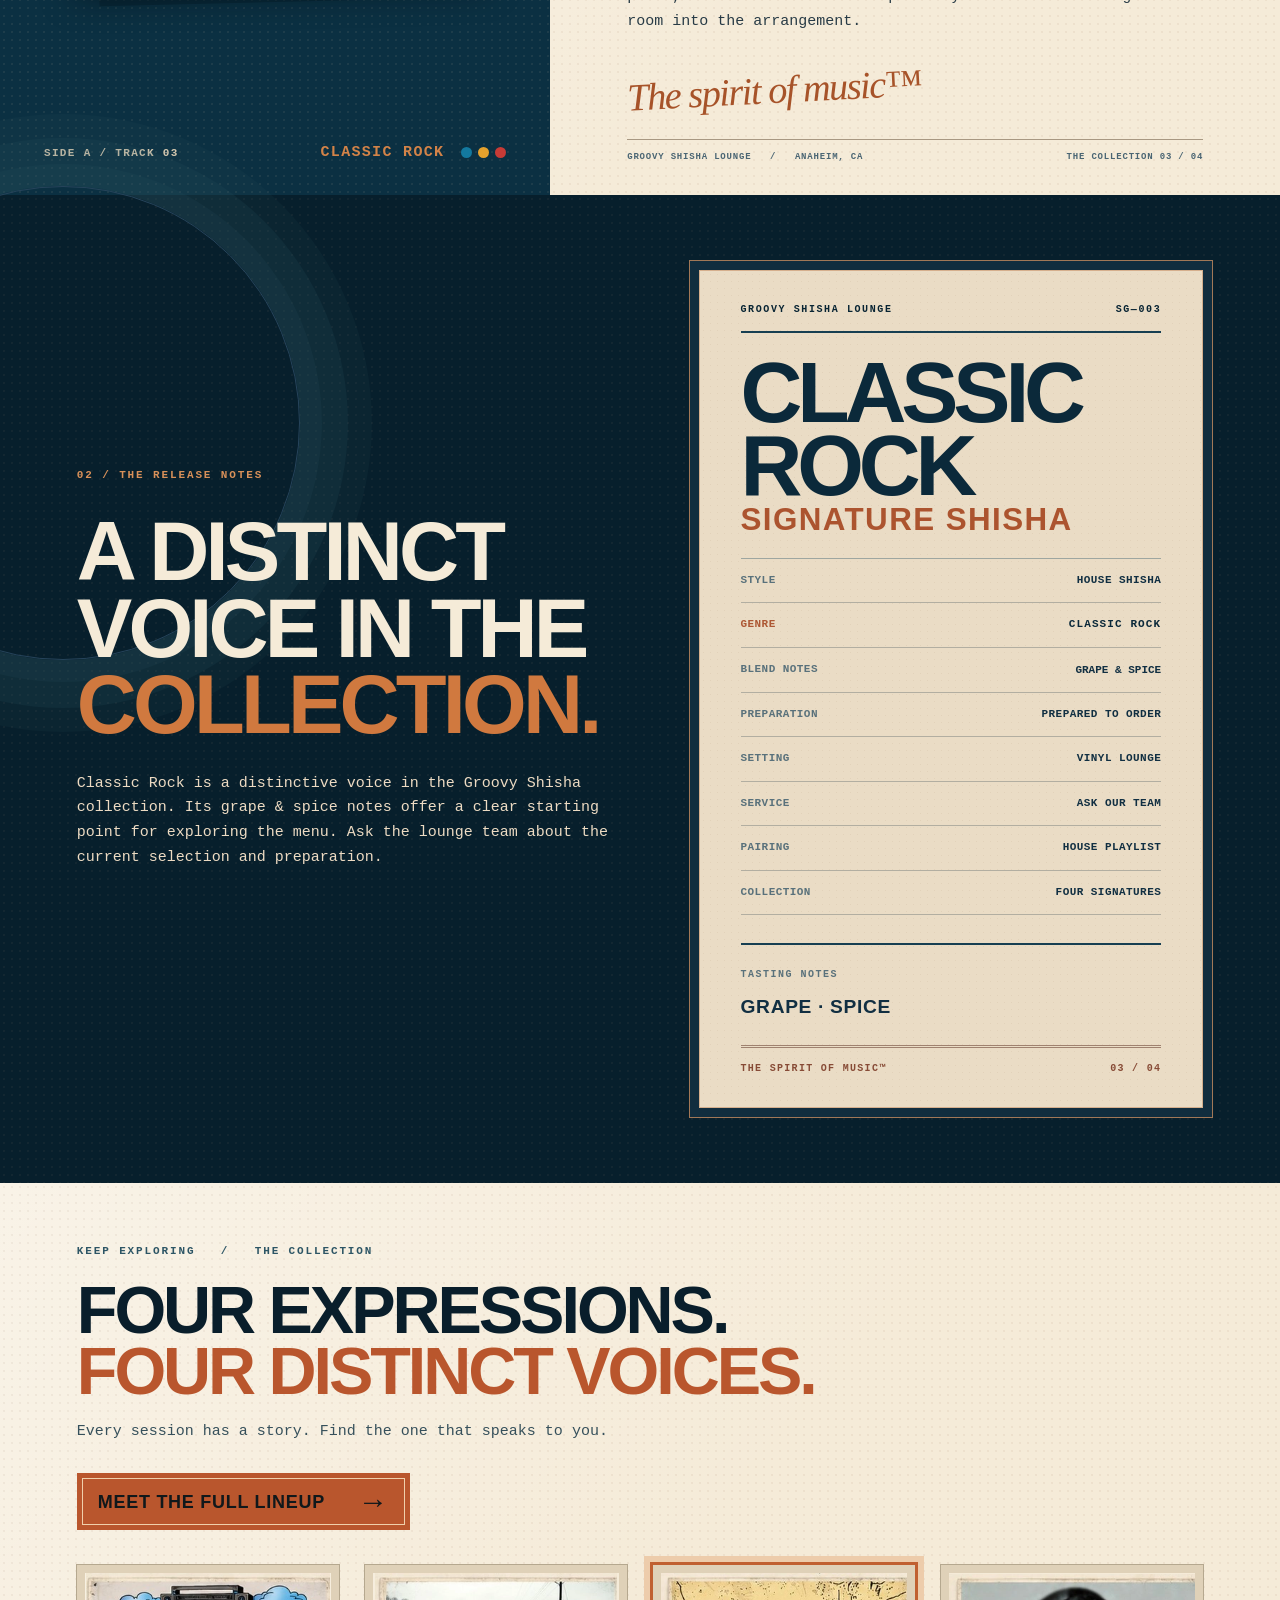
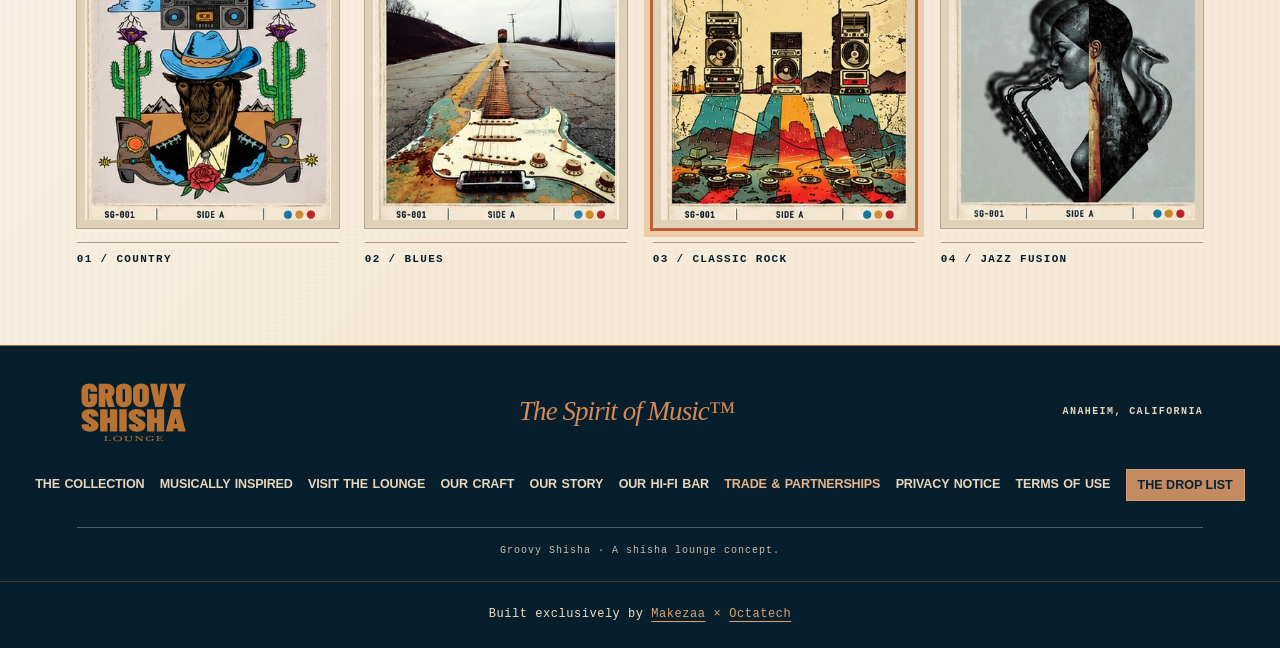
<file: classic-rock-rye.html>
<!DOCTYPE html>

<html lang="en">
<head>
<meta charset="utf-8"/>
<meta content="width=device-width, initial-scale=1" name="viewport"/>
<meta content="#081f2a" name="theme-color"/>
<title>Classic Rock Signature Shisha | Groovy Shisha Lounge</title>
<meta content="Groovy Shisha Lounge. Four distinctive house blends, thoughtfully prepared shisha, and a vinyl listening room. Discover Country, Blues, Classic Rock, and Jazz Fusion." name="description"/>
<link href="https://groovy-shisha-demo-xdr-sams-projects.vercel.app/classic-rock-rye.html" rel="canonical"/>
<meta content="product" property="og:type"/>
<meta content="Groovy Shisha Lounge" property="og:site_name"/>
<meta content="Classic Rock Signature Shisha | The Spirit of Music™" property="og:title"/>
<meta content="Groovy Shisha Lounge. Four distinctive house blends, thoughtfully prepared shisha, and a vinyl listening room. Discover Country, Blues, Classic Rock, and Jazz Fusion." property="og:description"/>
<meta content="https://groovy-shisha-demo-xdr-sams-projects.vercel.app/assets/groovy-classic-rock-rye-master-v6.png" property="og:image"/>
<meta content="https://groovy-shisha-demo-xdr-sams-projects.vercel.app/classic-rock-rye.html" property="og:url"/>
<link href="classic-rock.css" rel="stylesheet"/>
<meta content="Classic Rock Signature Shisha — Groovy Shisha Lounge approved artwork" property="og:image:alt"/>
<meta content="1086" property="og:image:width"/>
<meta content="1448" property="og:image:height"/>
<meta content="summary_large_image" name="twitter:card"/>
<script type="application/ld+json">{"@context":"https://schema.org","@graph":[{"@type":"BreadcrumbList","itemListElement":[{"@type":"ListItem","position":1,"name":"Home","item":"https://groovy-shisha-demo-xdr-sams-projects.vercel.app/"},{"@type":"ListItem","position":2,"name":"The Collection","item":"https://groovy-shisha-demo-xdr-sams-projects.vercel.app/collection"},{"@type":"ListItem","position":3,"name":"Classic Rock Signature Shisha","item":"https://groovy-shisha-demo-xdr-sams-projects.vercel.app/classic-rock-rye"}]},{"@type":"WebPage","@id":"https://groovy-shisha-demo-xdr-sams-projects.vercel.app/classic-rock-rye#webpage","url":"https://groovy-shisha-demo-xdr-sams-projects.vercel.app/classic-rock-rye","name":"Classic Rock Signature Shisha | Groovy Shisha Lounge","description":"Groovy Shisha Lounge brings four house shisha blends together with a vinyl listening room. Explore Country, Blues, Classic Rock, and Jazz Fusion.","inLanguage":"en-US","isPartOf":{"@id":"https://groovy-shisha-demo-xdr-sams-projects.vercel.app/#website"},"publisher":{"@id":"https://groovy-shisha-demo-xdr-sams-projects.vercel.app/#organization"},"about":{"@type":"Thing","name":"Classic Rock Signature Shisha","description":"Groovy Shisha Lounge brings four house shisha blends together with a vinyl listening room. Explore Country, Blues, Classic Rock, and Jazz Fusion."},"primaryImageOfPage":{"@type":"ImageObject","url":"https://groovy-shisha-demo-xdr-sams-projects.vercel.app/assets/groovy-classic-rock-rye-master-v6.png"}}]}</script>
<!-- Stone Groove Spirits 21+ self-affirmation: site-wide, 2-hour remember -->
<link href="sg-trade/sg-trade-nav.css" rel="stylesheet"/>
<link href="sg-trade/sg-header-readability.css" rel="stylesheet"/><link href="sg-drop-list/drop-list.css" rel="stylesheet"/>
<script defer="" src="sg-drop-list/drop-list.js"></script>
<link href="sg-drop-list/sg-nav-refinement.css" rel="stylesheet"/>
<meta content="noindex,nofollow" name="robots"/><link href="demo.css" rel="stylesheet"/></head>
<body>
<a class="skip-link" href="classic-rock-rye.html#main">Skip to content</a>
<header class="site-header" id="page-top">
<div class="header-brand">
<a aria-label="Groovy Shisha Lounge, home" class="logo-link" href="index.html">
<img alt="Groovy Shisha Lounge — official copper logo" height="61" src="assets/stone-groove-spirits-logo-copper-master.svg" width="125"/>
</a>
<span class="header-location">ANAHEIM, CA</span>
</div>
<button aria-controls="site-nav" aria-expanded="false" aria-label="Toggle navigation" class="nav-toggle" type="button"><span>MENU</span><span aria-hidden="true">☰</span></button>
<nav aria-label="Main navigation" class="site-nav" id="site-nav">
<a aria-current="page" href="collection.html">THE COLLECTION</a>
<a href="musically-mastered.html">MUSICALLY INSPIRED</a>
<a href="where-to-buy.html">VISIT THE LOUNGE</a>
<a href="craft.html">OUR CRAFT</a>
<a href="story.html">OUR STORY</a>
<a class="sg-trade-nav-link" href="trade-partnerships.html">TRADE &amp; PARTNERSHIPS</a><a href="where-to-buy.html" rel="noopener noreferrer">OUR HI-FI BAR <span aria-hidden="true" class="external-icon">↗</span></a>
<a class="sgdl-nav-cta" data-sg-drop-list-open="" href="classic-rock-rye.html#the-drop-list">THE DROP LIST</a></nav>
</header>
<main id="main">
<div aria-label="Breadcrumb" class="release-trail">
<a href="collection.html">THE COLLECTION</a><span aria-hidden="true">/</span><span>CLASSIC ROCK SIGNATURE SHISHA</span>
<span class="release-trail-right">SG—003   /   TRACK 03</span>
</div>
 Original provided Classic Rock PNG retained byte-for-byte, not edited or cropped. 
<section aria-labelledby="rock-title" class="product-hero">
<div class="hero-editorial paper-texture">
<div class="editorial-overline"><span>03 / THE COLLECTION</span><span class="overline-rule"></span><span>THE SPIRIT OF MUSIC™</span></div>
<p class="release-stamp">GROOVY SHISHA ORIGINAL EXPRESSIONS   •   ANAHEIM, CA</p>
<h1 id="rock-title">CLASSIC<span>ROCK</span><b>HOUSE SHISHA.</b></h1>
<div class="copy-lead">BOLD. DRIVING.<br/>UNMISTAKABLY BOLD.</div>
<p class="hero-intro">Classic Rock brings grape and spice together with a bold, distinctive presence. The fruit provides the foundation, while the spice adds warmth and an aromatic edge.</p>
<p class="hero-intro">This is a house shisha blend with an assertive character and an attention to balance. Each note has a part to play, like the layers in a great rock record.</p>
<p class="hero-intro">Carefully selected, thoughtfully prepared, and Musically Inspired, Classic Rock is composed for an evening with a little extra energy.</p>
<div class="editorial-foot"><div aria-hidden="true" class="barcode"></div><span>SELECTED / BLENDED / MASTERED</span><span>SG   •   003</span></div>
</div>
<div aria-label="Classic Rock Signature Shisha product photograph and release details" class="hero-release">
<div aria-hidden="true" class="hero-colorbars"><i></i><i></i><i></i></div>
<div aria-hidden="true" class="hero-vinyl"><span class="vinyl-center"></span></div>
<div class="record-index"><span>SIDE A</span><span>TRACK 03</span><span>CLASSIC ROCK / SHISHA</span></div>
<div class="photo-mount">
<img alt="Groovy Shisha house blend presented with a brass hookah in warm studio light." fetchpriority="high" height="1448" src="assets/groovy-classic-rock-rye-master-v6.png" width="1086"/>
</div>
<div class="hero-release-info"><span class="edition-number">03</span><span>THE CLASSIC ROCK<br/>COLLECTION</span><span aria-hidden="true" class="edition-divider"></span><span>HOUSE SHISHA<br/>SHISHA</span></div>
<div class="hero-bottom-strip"><span>HOUSE BLEND</span><span>PREPARED TO ORDER</span><span>LOUNGE SESSION</span><span>MUSICALLY INSPIRED</span></div>
</div>
</section>
<section aria-labelledby="story-title" class="story-section" id="the-story">
<div class="story-sleeve">
<div class="sleeve-corner"><span>SG—003</span><span>ORIGINAL RELEASE</span></div>
<div class="sleeve-art-frame"><img alt="Official Classic Rock Shisha album artwork: stacked speakers and turntables in a colorful landscape" height="345" loading="lazy" src="assets/art-70e6ff052b093f.webp" width="340"/></div>
<div class="sleeve-bottom"><span>SIDE A   /   TRACK 03</span><span>CLASSIC ROCK</span><span aria-hidden="true" class="colored-dots"><i></i><i></i><i></i></span></div>
<div aria-hidden="true" class="sleeve-record"></div>
</div>
<div class="story-content paper-texture">
<div class="section-topline"><span>01 / BEHIND THE EXPRESSION</span><span class="topline-rule"></span><span>LINER NOTES</span></div>
<h2 id="story-title">SOME RIFFS<br/>NEVER<br/><em>FADE OUT.</em></h2>
<p class="story-deck">You know a great opening riff the moment you hear it. That unmistakable feeling is what inspired Classic Rock Shisha.</p>
<p>The greatest rock records never blended into the background. They brought energy, precision, and personality to every groove—and they still sound just as alive decades later.</p>
<p>We begin with a house blend selected for personality and aromatic character. Thoughtful preparation gives each note its place, while a soundtrack inspired by classic rock brings the room into the arrangement.</p>
<div class="handwritten">The spirit of music™</div>
<div class="story-detail"><span>GROOVY SHISHA LOUNGE   /   ANAHEIM, CA</span><span>THE COLLECTION   03 / 04</span></div>
</div>
</section>
<section aria-labelledby="notes-title" class="release-notes dark-grain">
<div class="release-notes-copy"><span class="section-marker">02 / THE RELEASE NOTES</span><h2 id="notes-title">A DISTINCT<br/>VOICE IN THE<br/><em>COLLECTION.</em></h2><p>Classic Rock is a distinctive voice in the Groovy Shisha collection. Its grape &amp; spice notes offer a clear starting point for exploring the menu. Ask the lounge team about the current selection and preparation.</p></div>
<div aria-label="Product details" class="release-spec"><div class="spec-heading"><span>GROOVY SHISHA LOUNGE</span><span>SG—003</span></div><div class="spec-big spec-big-rock"><span>CLASSIC</span><span>ROCK</span></div><div class="spec-sub">SIGNATURE SHISHA</div><dl><div><dt>STYLE</dt><dd>HOUSE SHISHA</dd></div><div class="spec-genre-row"><dt>GENRE</dt><dd>CLASSIC ROCK</dd></div><div class="spec-mash-bill"><dt>BLEND NOTES</dt><dd>GRAPE &amp; SPICE</dd></div><div><dt>PREPARATION</dt><dd>PREPARED TO ORDER</dd></div><div><dt>SETTING</dt><dd>VINYL LOUNGE</dd></div><div><dt>SERVICE</dt><dd>ASK OUR TEAM</dd></div><div><dt>PAIRING</dt><dd>HOUSE PLAYLIST</dd></div><div><dt>COLLECTION</dt><dd>FOUR SIGNATURES</dd></div></dl><div class="spec-tasting-notes"><span class="tasting-notes-kicker">TASTING NOTES</span><p>GRAPE · SPICE</p></div><div class="spec-bottom"><span>THE SPIRIT OF MUSIC™</span><span>03 / 04</span></div></div>
</section>
<section aria-labelledby="return-title" class="collection-return paper-texture">
<div class="return-copy"><span class="section-marker">KEEP EXPLORING   /   THE COLLECTION</span><h2 id="return-title">FOUR EXPRESSIONS.<br/><em>FOUR DISTINCT VOICES.</em></h2><p>Every session has a story. Find the one that speaks to you.</p><a class="primary-cta" href="collection.html">MEET THE FULL LINEUP <span aria-hidden="true">→</span></a></div>
<div aria-label="Collection album artwork" class="return-covers"><div class=""><a aria-label="View 01 / COUNTRY bourbon" class="album-choice" href="country-bourbon.html"><img alt="Country Shisha cover" height="345" loading="lazy" src="assets/art-b0f0ca1c51a087.webp" width="342"/><span>01 / COUNTRY</span></a></div><div class=""><a aria-label="View 02 / BLUES bourbon" class="album-choice" href="blues-bourbon.html"><img alt="Blues Shisha cover" height="345" loading="lazy" src="assets/art-1bf3a6f270babd.webp" width="340"/><span>02 / BLUES</span></a></div><div class="active-cover"><a aria-current="page" aria-label="Classic Rock Rye — current expression" class="album-choice" href="classic-rock-rye.html"><img alt="Classic Rock Shisha cover" height="345" loading="lazy" src="assets/art-70e6ff052b093f.webp" width="345"/><span>03 / CLASSIC ROCK</span></a></div><div class=""><a aria-label="View 04 / JAZZ FUSION shisha" class="album-choice" href="jazz-fusion.html"><img alt="Jazz Fusion Shisha cover" height="345" loading="lazy" src="assets/art-f47c939307b2cd.webp" width="346"/><span>04 / JAZZ FUSION</span></a></div></div>
</section>
</main>
<footer class="site-footer"><div class="footer-primary"><a aria-label="Groovy Shisha Lounge home" class="footer-logo" href="index.html"><img alt="Groovy Shisha Lounge — official copper logo" height="51" src="assets/stone-groove-spirits-logo-copper-master.svg" width="104"/></a><span class="footer-phrase">The Spirit of Music™</span><span>ANAHEIM, CALIFORNIA</span></div><nav aria-label="Footer navigation"><a href="collection.html">THE COLLECTION</a><a href="musically-mastered.html">MUSICALLY INSPIRED</a>
<a href="where-to-buy.html">VISIT THE LOUNGE</a><a href="craft.html">OUR CRAFT</a><a href="story.html">OUR STORY</a><a href="where-to-buy.html" rel="noopener noreferrer">OUR HI-FI BAR</a><a class="sg-trade-nav-link" href="trade-partnerships.html">TRADE &amp; PARTNERSHIPS</a><a class="sg-trade-footer-privacy" href="privacy.html">PRIVACY NOTICE</a> <a class="sg-trade-footer-privacy" href="terms-of-use.html">TERMS OF USE</a><a class="sgdl-footer-link" data-sg-drop-list-open="" href="classic-rock-rye.html#the-drop-list">THE DROP LIST</a></nav><p>Groovy Shisha · A shisha lounge concept.</p></footer><div aria-label="Website credits" class="demo-credit">Built exclusively by <a href="https://makezaa.com" rel="noopener noreferrer" target="_blank">Makezaa</a><span aria-hidden="true">×</span><a href="https://octetec.com/" rel="noopener noreferrer" target="_blank">Octatech</a></div>
<script defer="" src="classic-rock.js"></script>
</body>
</html>
</file>
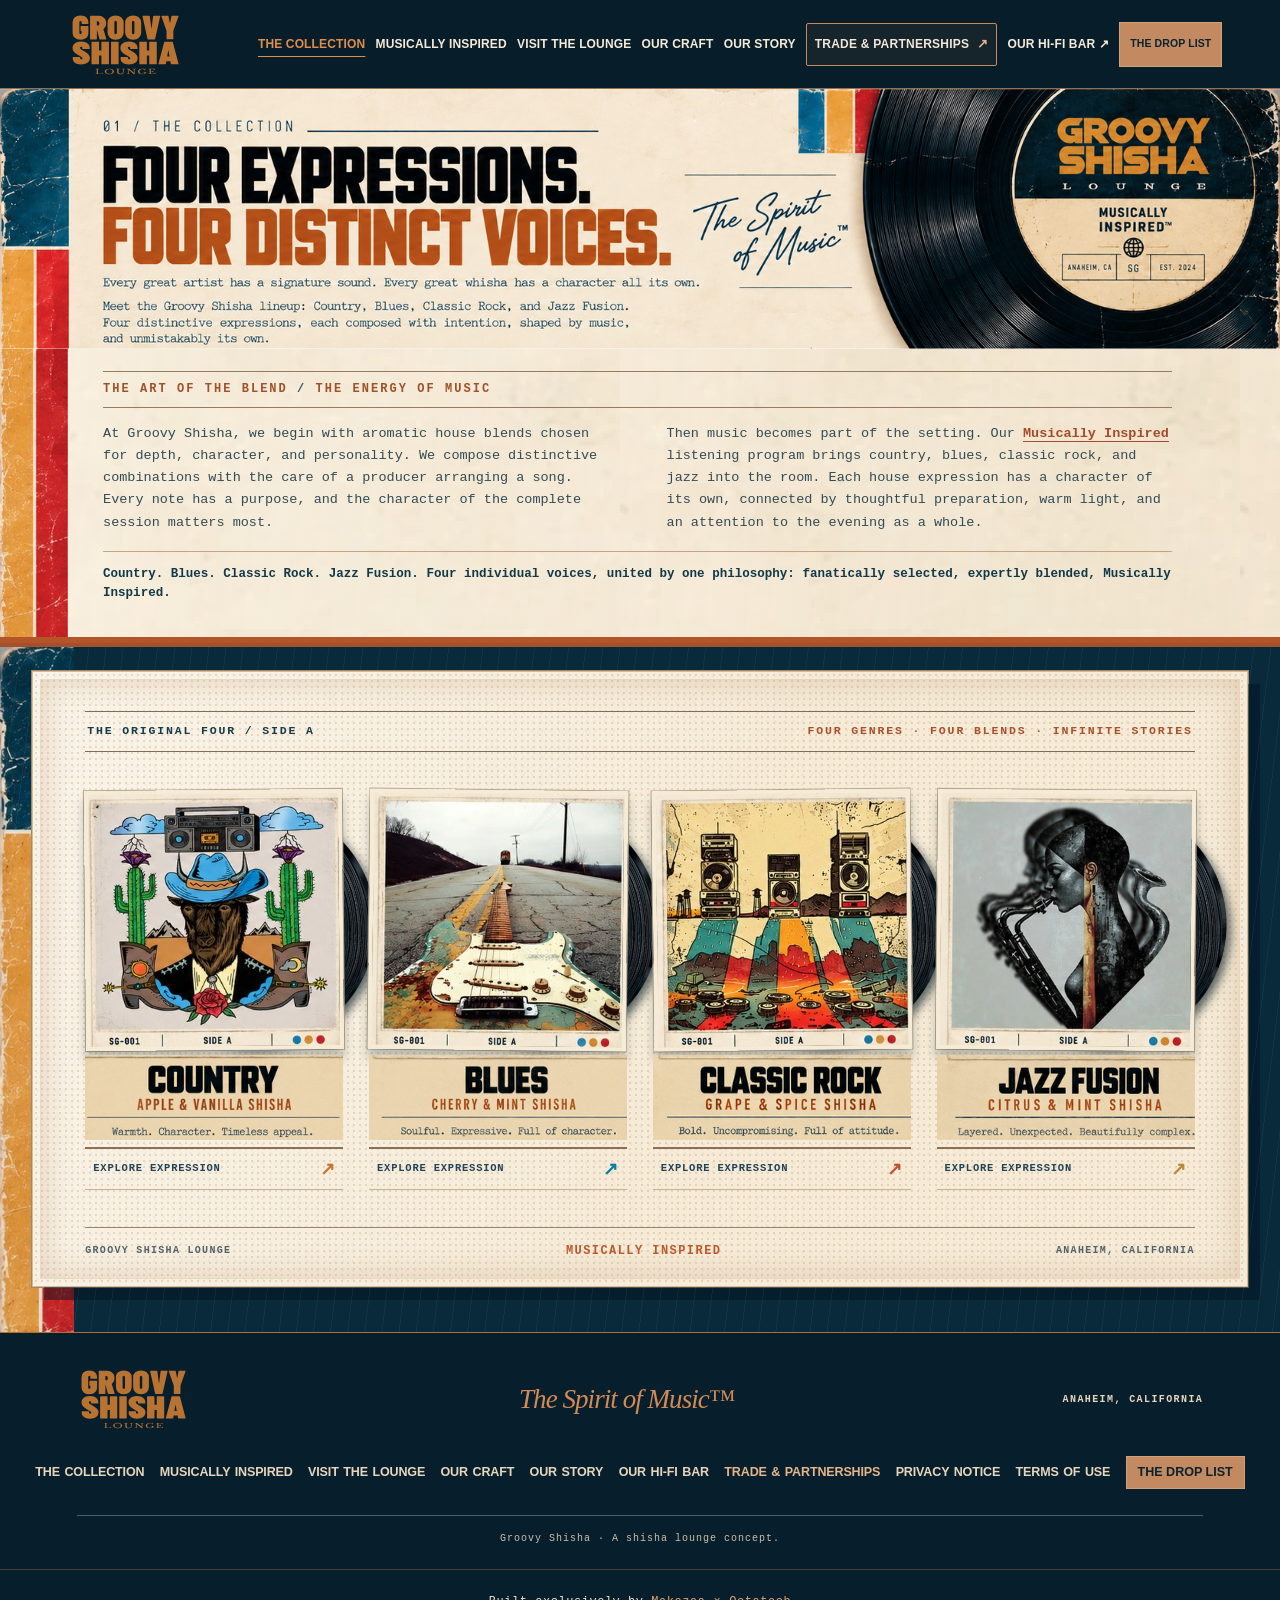
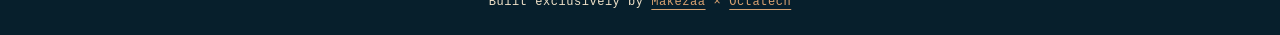
<file: collection.html>
<!DOCTYPE html>

<html lang="en"><head><meta charset="utf-8"/><meta content="width=device-width,initial-scale=1" name="viewport"/><meta content="#071f2c" name="theme-color"/><title>The Collection | Groovy Shisha Lounge</title><meta content="Groovy Shisha Lounge. Four distinctive house blends, thoughtfully prepared shisha, and a vinyl listening room. Discover Country, Blues, Classic Rock, and Jazz Fusion." name="description"/><link href="https://groovy-shisha-demo-xdr-sams-projects.vercel.app/collection.html" rel="canonical"/><link href="blues.css" rel="stylesheet"/><link href="where-to-buy.css" rel="stylesheet"/><link href="collection-v3.css" rel="stylesheet"/>
<meta content="website" property="og:type"/>
<meta content="Groovy Shisha Lounge" property="og:site_name"/>
<meta content="The Collection | Groovy Shisha Lounge" property="og:title"/>
<meta content="Groovy Shisha Lounge. Four distinctive house blends, thoughtfully prepared shisha, and a vinyl listening room. Discover Country, Blues, Classic Rock, and Jazz Fusion." property="og:description"/>
<meta content="https://groovy-shisha-demo-xdr-sams-projects.vercel.app/collection.html" property="og:url"/>
<meta content="https://groovy-shisha-demo-xdr-sams-projects.vercel.app/assets/groovy-art-ff305c6cd8a8cb.png" property="og:image"/>
<meta content="The Collection — Groovy Shisha Lounge approved artwork" property="og:image:alt"/>
<meta content="1672" property="og:image:width"/>
<meta content="941" property="og:image:height"/>
<meta content="summary_large_image" name="twitter:card"/>
<script type="application/ld+json">{"@context":"https://schema.org","@graph":[{"@type":"BreadcrumbList","itemListElement":[{"@type":"ListItem","position":1,"name":"Home","item":"https://groovy-shisha-demo-xdr-sams-projects.vercel.app/"},{"@type":"ListItem","position":2,"name":"The Collection","item":"https://groovy-shisha-demo-xdr-sams-projects.vercel.app/collection"}]}]}</script>
<!-- Stone Groove Spirits 21+ self-affirmation: site-wide, 2-hour remember -->
<link href="sg-trade/sg-trade-nav.css" rel="stylesheet"/>
<link href="sg-trade/sg-header-readability.css" rel="stylesheet"/><link href="sg-drop-list/drop-list.css" rel="stylesheet"/>
<script defer="" src="sg-drop-list/drop-list.js"></script>
<link href="sg-drop-list/sg-nav-refinement.css" rel="stylesheet"/>
<meta content="noindex,nofollow" name="robots"/><link href="demo.css" rel="stylesheet"/></head><body>
<a class="skip-link" href="collection.html#main">Skip to content</a>
<header class="site-header" id="page-top"><div class="header-brand"><a aria-label="Groovy Shisha Lounge home" class="logo-link" href="index.html"><img alt="Groovy Shisha Lounge" height="61" src="assets/stone-groove-spirits-logo-copper-master.svg" width="125"/></a><span class="header-location">ANAHEIM, CA</span></div><div class="sg-menu-control"><input aria-label="Mobile navigation open" class="sg-menu-state" id="sg-menu-state" type="checkbox"/><label aria-label="Toggle navigation" class="sg-menu-toggle" for="sg-menu-state"><span>MENU</span><span aria-hidden="true" class="sg-menu-icon">☰</span></label><label aria-hidden="true" class="sg-menu-backdrop" for="sg-menu-state"></label><nav aria-label="Main navigation" class="site-nav sg-menu-nav" id="site-nav"><a aria-current="page" href="collection.html">THE COLLECTION</a><a href="musically-mastered.html">MUSICALLY INSPIRED</a><a href="where-to-buy.html">VISIT THE LOUNGE</a><a href="craft.html">OUR CRAFT</a><a href="story.html">OUR STORY</a><a class="sg-trade-nav-link" href="trade-partnerships.html">TRADE &amp; PARTNERSHIPS</a><a href="where-to-buy.html" rel="noopener noreferrer">OUR HI-FI BAR ↗</a><a class="sgdl-nav-cta" data-sg-drop-list-open="" href="collection.html#the-drop-list">THE DROP LIST</a></nav></div></header>
<main class="col3-main" id="main">
<section aria-label="The Collection introduction" class="col3-intro">
<picture class="col3-desktop-banner"><img alt="01 / The Collection. Four Expressions. Four Distinct Voices. Every great artist has a signature sound. Every great shisha has a character all its own. Meet Country, Blues, Classic Rock, and Jazz Fusion." decoding="async" height="339" src="assets/groovy-collection-v3-homepage-heading.png" width="1672"/></picture>
<div aria-label="What makes our blends different" class="col4-desktop-story">
<div class="col4-story-paper">
<div class="col4-story-marker">THE ART OF THE BLEND <span> / </span> THE ENERGY OF MUSIC</div>
<div class="col5-story-columns">
<p>At Groovy Shisha, we begin with aromatic house blends chosen for depth, character, and personality. We compose distinctive combinations with the care of a producer arranging a song. Every note has a purpose, and the character of the complete session matters most.</p>
<p>Then music becomes part of the setting. Our <a href="musically-mastered.html">Musically Inspired</a> listening program brings country, blues, classic rock, and jazz into the room. Each house expression has a character of its own, connected by thoughtful preparation, warm light, and an attention to the evening as a whole.</p>
</div>
<p class="col4-story-close">Country. Blues. Classic Rock. Jazz Fusion. Four individual voices, united by one philosophy: fanatically selected, expertly blended, Musically Inspired.</p>
</div>
</div>
<div class="col3-mobile-banner">
<div class="col3-mobile-topline"><span>01 / THE COLLECTION</span><span>SG—004</span></div>
<h1 class="col3-sr-only">Four Expressions. Four Distinct Voices.</h1>
<img alt="Four Expressions. Four Distinct Voices." class="col3-mobile-type" decoding="async" height="168" src="assets/collection-v3-mobile-heading.webp" width="775"/>
<div aria-label="Photographic Groovy Shisha vinyl record illustration" class="col5-mobile-record"><img alt="Groovy Shisha Lounge vinyl record with real grooves and original record label" decoding="async" height="339" loading="eager" src="assets/groovy-collection-v5-original-vinyl-mobile.png" width="552"/></div>
<div class="col4-mobile-story"><p>At Groovy Shisha, we begin with aromatic house blends chosen for depth, character, and personality. We compose distinctive combinations with the care of a producer arranging a song. Every note has a purpose, and the character of the complete session matters most.</p>
<p>Then music becomes part of the setting. Our <a href="musically-mastered.html">Musically Inspired</a> listening program brings country, blues, classic rock, and jazz into the room. Each house expression has a character of its own, connected by thoughtful preparation, warm light, and an attention to the evening as a whole.</p>
<p class="col4-mobile-close">Country. Blues. Classic Rock. Jazz Fusion. Four individual voices, united by one philosophy: fanatically selected, expertly blended, Musically Inspired.</p></div>
</div>
</section>
<section aria-labelledby="col3-gallery-title" class="col3-catalog">
<div class="col3-paper">
<div class="col3-catalog-label"><span>THE ORIGINAL FOUR / SIDE A</span><span>FOUR GENRES · FOUR BLENDS · INFINITE STORIES</span></div>
<h2 class="col3-sr-only" id="col3-gallery-title">Explore the four Musically Inspired blends</h2>
<div class="col3-grid"><article class="col3-track col3-country" style="--track-accent:#c47735">
<a aria-label="Explore COUNTRY, SIGNATURE SHISHA" class="col3-album-link" href="country-bourbon.html">
<span aria-hidden="true" class="col3-vinyl"><img alt="" height="900" src="assets/collection-v3-photographic-vinyl.png" width="900"/></span>
<span class="col3-sleeve"><img alt="Groovy Shisha COUNTRY official record sleeve artwork" decoding="async" height="345" loading="eager" src="assets/art-b0f0ca1c51a087.webp" width="342"/></span>
<span class="col3-title-art"><img alt="" height="111" loading="lazy" src="assets/groovy-collection-v3-label-country.png" width="328"/></span>
<span class="col3-visit">EXPLORE EXPRESSION <b aria-hidden="true">↗</b></span>
</a>
<h2 class="col3-sr-only">COUNTRY — SIGNATURE SHISHA</h2><p class="col3-sr-only">Warmth. Character. Timeless appeal.</p>
</article><article class="col3-track col3-blues" style="--track-accent:#087fa0">
<a aria-label="Explore BLUES, SIGNATURE SHISHA" class="col3-album-link" href="blues-bourbon.html">
<span aria-hidden="true" class="col3-vinyl"><img alt="" height="900" src="assets/collection-v3-photographic-vinyl.png" width="900"/></span>
<span class="col3-sleeve"><img alt="Groovy Shisha BLUES official record sleeve artwork" decoding="async" height="345" loading="eager" src="assets/art-1bf3a6f270babd.webp" width="340"/></span>
<span class="col3-title-art"><img alt="" height="111" loading="lazy" src="assets/groovy-collection-v3-label-blues.png" width="331"/></span>
<span class="col3-visit">EXPLORE EXPRESSION <b aria-hidden="true">↗</b></span>
</a>
<h2 class="col3-sr-only">BLUES — SIGNATURE SHISHA</h2><p class="col3-sr-only">Soulful. Expressive. Full of character.</p>
</article><article class="col3-track col3-classic-rock" style="--track-accent:#c15236">
<a aria-label="Explore CLASSIC ROCK, SIGNATURE SHISHA" class="col3-album-link" href="classic-rock-rye.html">
<span aria-hidden="true" class="col3-vinyl"><img alt="" height="900" src="assets/collection-v3-photographic-vinyl.png" width="900"/></span>
<span class="col3-sleeve"><img alt="Groovy Shisha CLASSIC ROCK official record sleeve artwork" decoding="async" height="345" loading="eager" src="assets/art-70e6ff052b093f.webp" width="345"/></span>
<span class="col3-title-art"><img alt="" height="111" loading="lazy" src="assets/groovy-collection-v3-label-classic-rock.png" width="335"/></span>
<span class="col3-visit">EXPLORE EXPRESSION <b aria-hidden="true">↗</b></span>
</a>
<h2 class="col3-sr-only">CLASSIC ROCK — SIGNATURE SHISHA</h2><p class="col3-sr-only">Bold. Uncompromising. Full of attitude.</p>
</article><article class="col3-track col3-jazz-fusion" style="--track-accent:#b88b37">
<a aria-label="Explore JAZZ FUSION, SIGNATURE SHISHA" class="col3-album-link" href="jazz-fusion.html">
<span aria-hidden="true" class="col3-vinyl"><img alt="" height="900" src="assets/collection-v3-photographic-vinyl.png" width="900"/></span>
<span class="col3-sleeve"><img alt="Groovy Shisha JAZZ FUSION official record sleeve artwork" decoding="async" height="345" loading="eager" src="assets/art-f47c939307b2cd.webp" width="346"/></span>
<span class="col3-title-art"><img alt="" height="111" loading="lazy" src="assets/groovy-collection-v3-label-jazz-fusion.png" width="336"/></span>
<span class="col3-visit">EXPLORE EXPRESSION <b aria-hidden="true">↗</b></span>
</a>
<h2 class="col3-sr-only">JAZZ FUSION — SIGNATURE SHISHA</h2><p class="col3-sr-only">Layered. Unexpected. Beautifully complex.</p>
</article></div>
<div class="col3-bottom"><span>GROOVY SHISHA LOUNGE</span><span>MUSICALLY INSPIRED</span><span>ANAHEIM, CALIFORNIA</span></div>
</div>
</section>
</main>
<footer class="site-footer"><div class="footer-primary"><a aria-label="Groovy Shisha Lounge home" class="footer-logo" href="index.html"><img alt="Groovy Shisha Lounge" height="55" src="assets/stone-groove-spirits-logo-copper-master.svg" width="110"/></a><span class="footer-phrase">The Spirit of Music™</span><span>ANAHEIM, CALIFORNIA</span></div><nav aria-label="Footer navigation"><a href="collection.html">THE COLLECTION</a><a href="musically-mastered.html">MUSICALLY INSPIRED</a><a href="where-to-buy.html">VISIT THE LOUNGE</a><a href="craft.html">OUR CRAFT</a><a href="story.html">OUR STORY</a><a href="where-to-buy.html" rel="noopener noreferrer">OUR HI-FI BAR</a><a class="sg-trade-nav-link" href="trade-partnerships.html">TRADE &amp; PARTNERSHIPS</a><a class="sg-trade-footer-privacy" href="privacy.html">PRIVACY NOTICE</a> <a class="sg-trade-footer-privacy" href="terms-of-use.html">TERMS OF USE</a><a class="sgdl-footer-link" data-sg-drop-list-open="" href="collection.html#the-drop-list">THE DROP LIST</a></nav><p>Groovy Shisha · A shisha lounge concept.</p></footer><div aria-label="Website credits" class="demo-credit">Built exclusively by <a href="https://makezaa.com" rel="noopener noreferrer" target="_blank">Makezaa</a><span aria-hidden="true">×</span><a href="https://octetec.com/" rel="noopener noreferrer" target="_blank">Octatech</a></div>
</body></html>
</file>
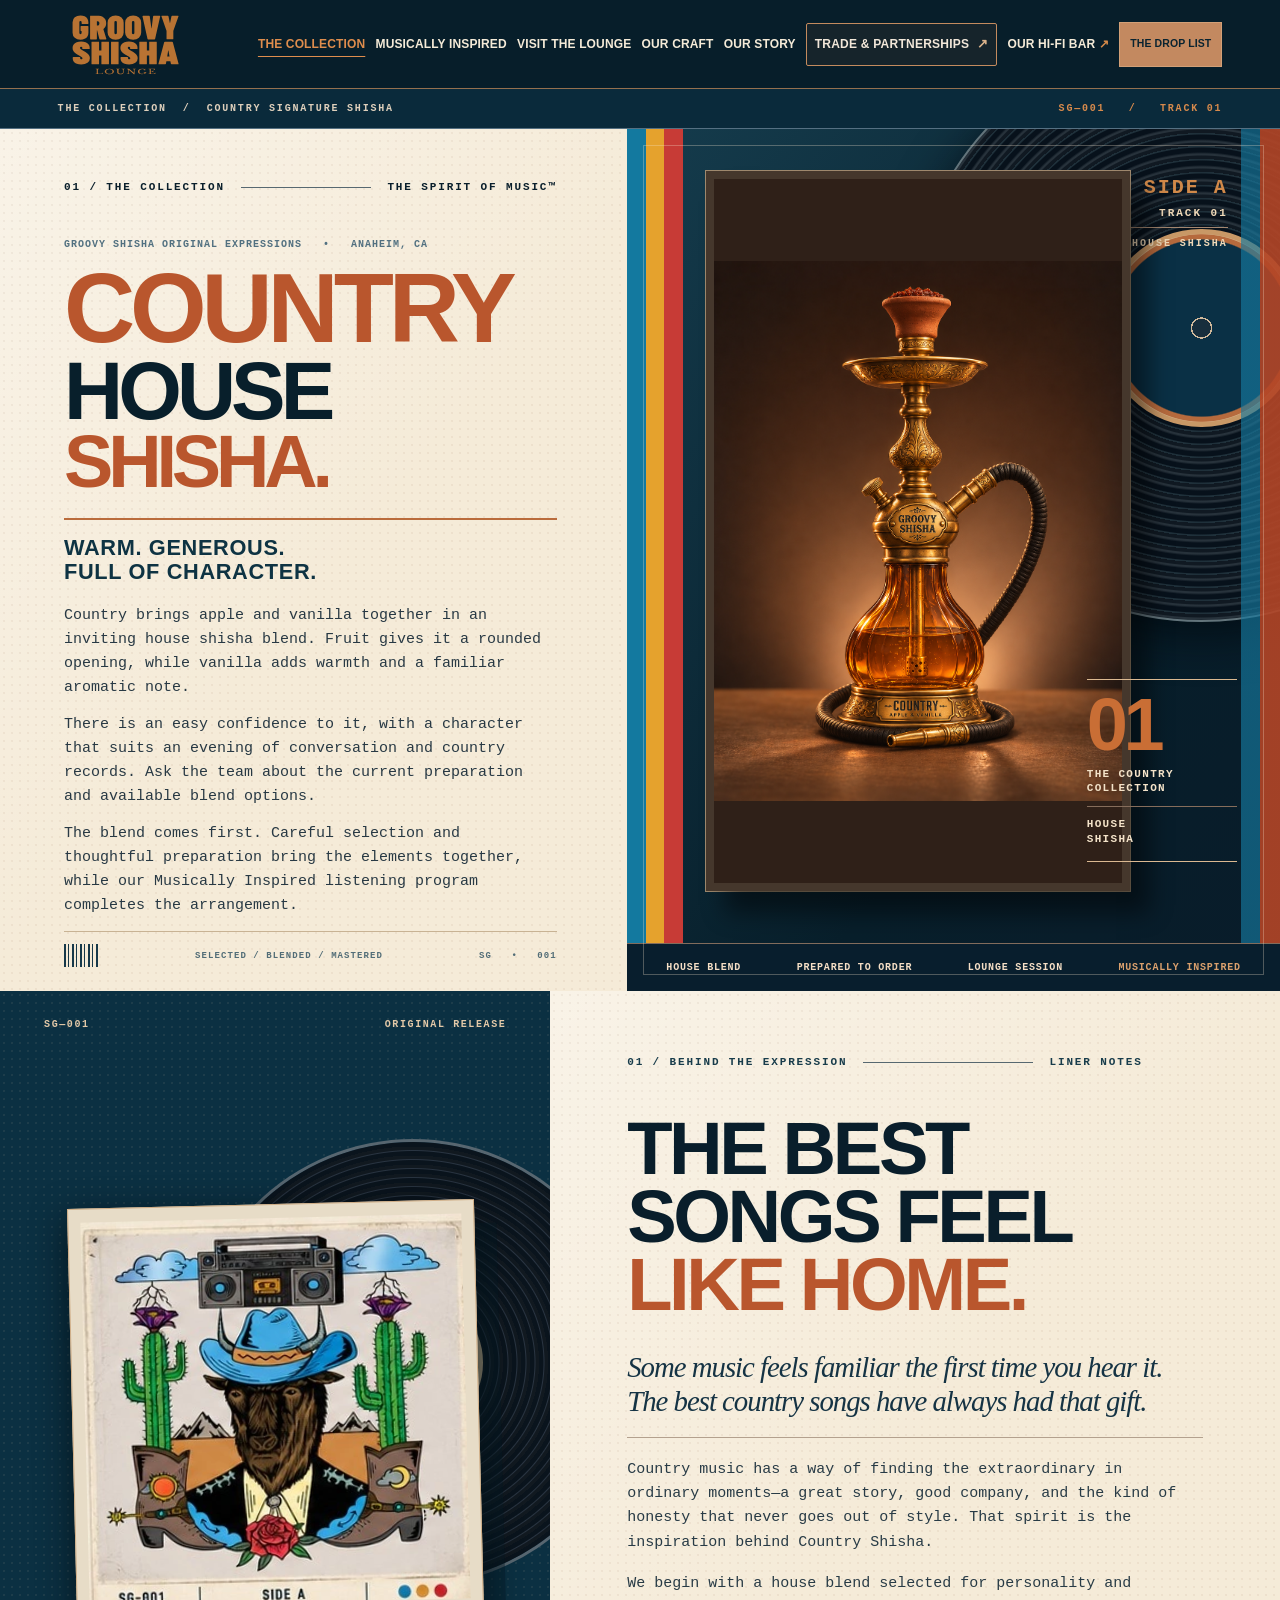
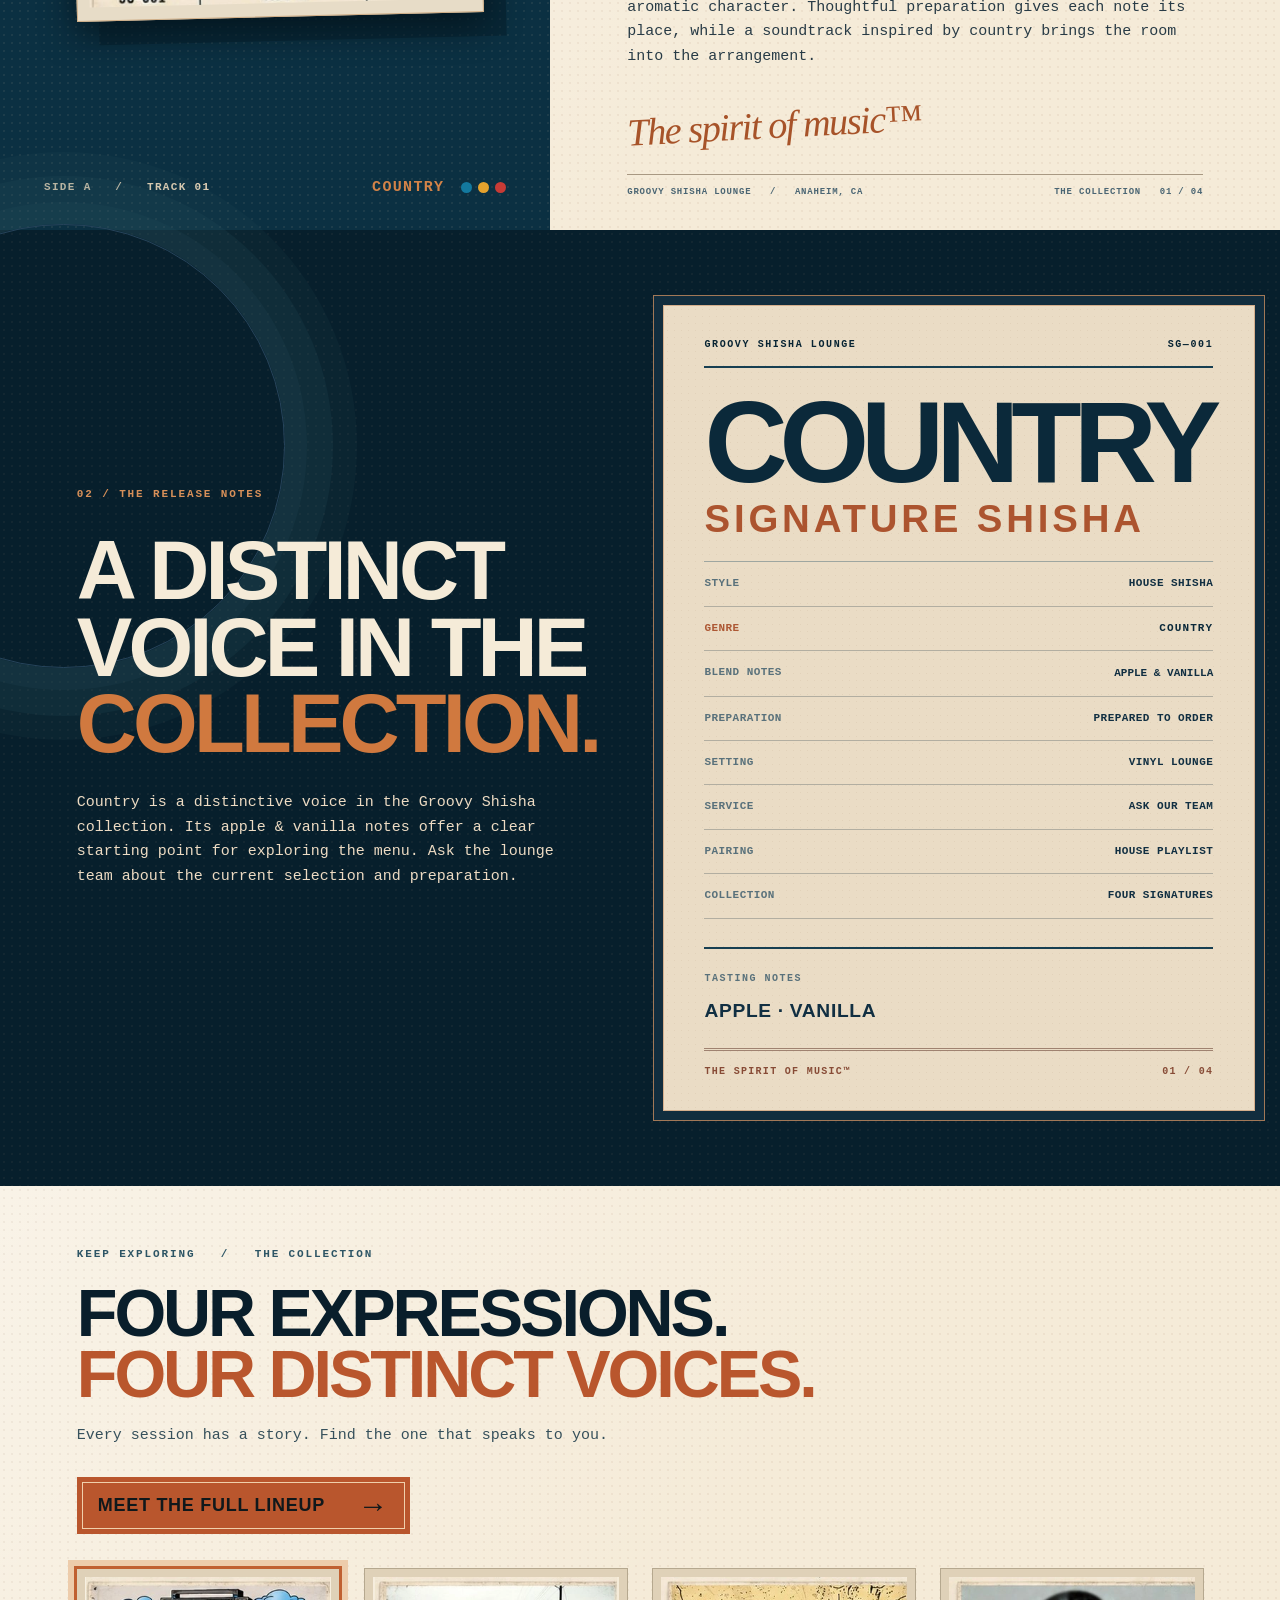
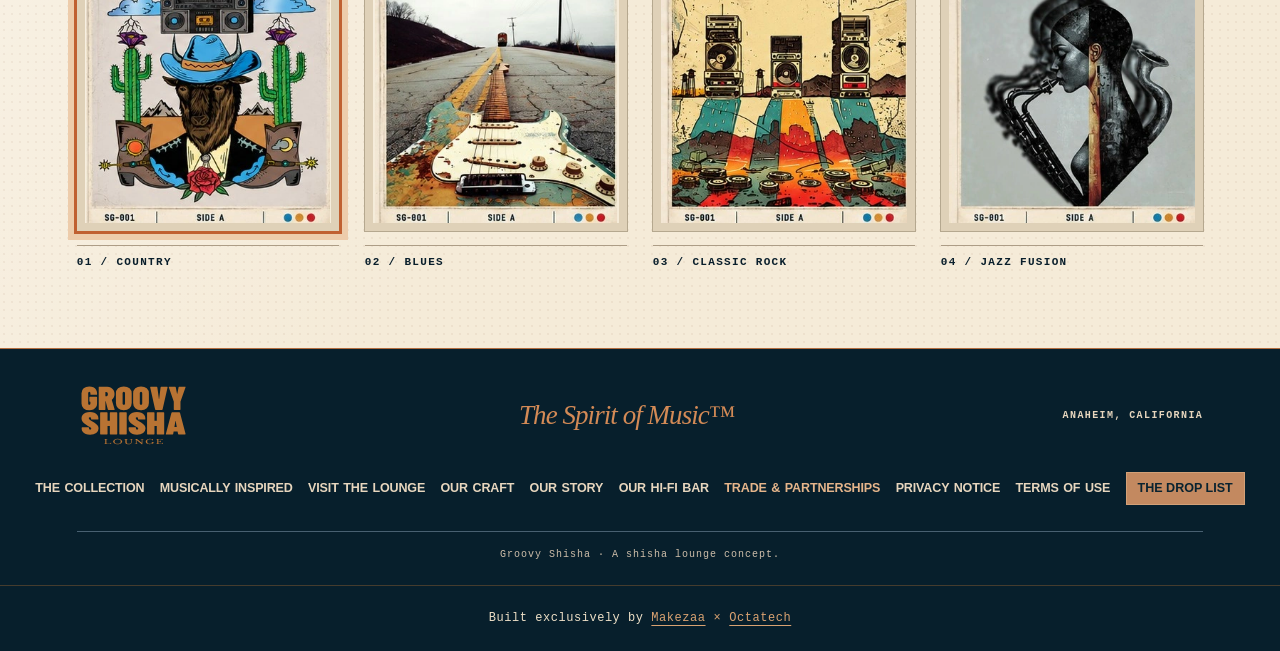
<file: country-bourbon.html>
<!DOCTYPE html>

<html lang="en">
<head>
<meta charset="utf-8"/>
<meta content="width=device-width, initial-scale=1" name="viewport"/>
<meta content="#081f2a" name="theme-color"/>
<title>Country Signature Shisha | Groovy Shisha Lounge</title>
<meta content="Groovy Shisha Lounge. Four distinctive house blends, thoughtfully prepared shisha, and a vinyl listening room. Discover Country, Blues, Classic Rock, and Jazz Fusion." name="description"/>
<link href="https://groovy-shisha-demo-xdr-sams-projects.vercel.app/country-bourbon.html" rel="canonical"/>
<meta content="product" property="og:type"/>
<meta content="Groovy Shisha Lounge" property="og:site_name"/>
<meta content="Country Signature Shisha | The Spirit of Music™" property="og:title"/>
<meta content="Groovy Shisha Lounge. Four distinctive house blends, thoughtfully prepared shisha, and a vinyl listening room. Discover Country, Blues, Classic Rock, and Jazz Fusion." property="og:description"/>
<meta content="https://groovy-shisha-demo-xdr-sams-projects.vercel.app/assets/groovy-country-bourbon-master-v6.png" property="og:image"/>
<meta content="https://groovy-shisha-demo-xdr-sams-projects.vercel.app/country-bourbon.html" property="og:url"/>
<link href="country.css" rel="stylesheet"/>
<meta content="Country Signature Shisha — Groovy Shisha Lounge approved artwork" property="og:image:alt"/>
<meta content="1091" property="og:image:width"/>
<meta content="1441" property="og:image:height"/>
<meta content="summary_large_image" name="twitter:card"/>
<script type="application/ld+json">{"@context":"https://schema.org","@graph":[{"@type":"BreadcrumbList","itemListElement":[{"@type":"ListItem","position":1,"name":"Home","item":"https://groovy-shisha-demo-xdr-sams-projects.vercel.app/"},{"@type":"ListItem","position":2,"name":"The Collection","item":"https://groovy-shisha-demo-xdr-sams-projects.vercel.app/collection"},{"@type":"ListItem","position":3,"name":"Country Signature Shisha","item":"https://groovy-shisha-demo-xdr-sams-projects.vercel.app/country-bourbon"}]},{"@type":"WebPage","@id":"https://groovy-shisha-demo-xdr-sams-projects.vercel.app/country-bourbon#webpage","url":"https://groovy-shisha-demo-xdr-sams-projects.vercel.app/country-bourbon","name":"Country Signature Shisha | Groovy Shisha Lounge","description":"Groovy Shisha Lounge brings four house shisha blends together with a vinyl listening room. Explore Country, Blues, Classic Rock, and Jazz Fusion.","inLanguage":"en-US","isPartOf":{"@id":"https://groovy-shisha-demo-xdr-sams-projects.vercel.app/#website"},"publisher":{"@id":"https://groovy-shisha-demo-xdr-sams-projects.vercel.app/#organization"},"about":{"@type":"Thing","name":"Country Signature Shisha","description":"Groovy Shisha Lounge brings four house shisha blends together with a vinyl listening room. Explore Country, Blues, Classic Rock, and Jazz Fusion."},"primaryImageOfPage":{"@type":"ImageObject","url":"https://groovy-shisha-demo-xdr-sams-projects.vercel.app/assets/groovy-country-bourbon-master-v6.png"}}]}</script>
<!-- Stone Groove Spirits 21+ self-affirmation: site-wide, 2-hour remember -->
<link href="sg-trade/sg-trade-nav.css" rel="stylesheet"/>
<link href="sg-trade/sg-header-readability.css" rel="stylesheet"/><link href="sg-drop-list/drop-list.css" rel="stylesheet"/>
<script defer="" src="sg-drop-list/drop-list.js"></script>
<link href="sg-drop-list/sg-nav-refinement.css" rel="stylesheet"/>
<meta content="noindex,nofollow" name="robots"/><link href="demo.css" rel="stylesheet"/></head>
<body>
<a class="skip-link" href="country-bourbon.html#main">Skip to content</a>
<header class="site-header" id="page-top">
<div class="header-brand">
<a aria-label="Groovy Shisha Lounge, home" class="logo-link" href="index.html">
<img alt="Groovy Shisha Lounge — official copper logo" height="61" src="assets/stone-groove-spirits-logo-copper-master.svg" width="125"/>
</a>
<span class="header-location">ANAHEIM, CA</span>
</div>
<button aria-controls="site-nav" aria-expanded="false" aria-label="Toggle navigation" class="nav-toggle" type="button"><span>MENU</span><span aria-hidden="true">☰</span></button>
<nav aria-label="Main navigation" class="site-nav" id="site-nav">
<a aria-current="page" href="collection.html">THE COLLECTION</a>
<a href="musically-mastered.html">MUSICALLY INSPIRED</a>
<a href="where-to-buy.html">VISIT THE LOUNGE</a>
<a href="craft.html">OUR CRAFT</a>
<a href="story.html">OUR STORY</a>
<a class="sg-trade-nav-link" href="trade-partnerships.html">TRADE &amp; PARTNERSHIPS</a><a href="where-to-buy.html" rel="noopener noreferrer">OUR HI-FI BAR <span aria-hidden="true" class="external-icon">↗</span></a>
<a class="sgdl-nav-cta" data-sg-drop-list-open="" href="country-bourbon.html#the-drop-list">THE DROP LIST</a></nav>
</header>
<main id="main">
<div aria-label="Breadcrumb" class="release-trail">
<a href="collection.html">THE COLLECTION</a><span aria-hidden="true">/</span><span>COUNTRY SIGNATURE SHISHA</span>
<span class="release-trail-right">SG—001   /   TRACK 01</span>
</div>
<!-- Original provided PNG retained without modification, distortion, filtering, or cropping. -->
<section aria-labelledby="country-title" class="product-hero">
<div class="hero-editorial paper-texture">
<div class="editorial-overline"><span>01 / THE COLLECTION</span><span class="overline-rule"></span><span>THE SPIRIT OF MUSIC™</span></div>
<p class="release-stamp">GROOVY SHISHA ORIGINAL EXPRESSIONS   •   ANAHEIM, CA</p>
<h1 id="country-title">COUNTRY<span>HOUSE</span><b>SHISHA.</b></h1>
<div class="copy-lead">WARM. GENEROUS.<br/>FULL OF CHARACTER.</div>
<p class="hero-intro">Country brings apple and vanilla together in an inviting house shisha blend. Fruit gives it a rounded opening, while vanilla adds warmth and a familiar aromatic note.</p>
<p class="hero-intro">There is an easy confidence to it, with a character that suits an evening of conversation and country records. Ask the team about the current preparation and available blend options.</p>
<p class="hero-intro">The blend comes first. Careful selection and thoughtful preparation bring the elements together, while our Musically Inspired listening program completes the arrangement.</p>
<div class="editorial-foot"><div aria-hidden="true" class="barcode"></div><span>SELECTED / BLENDED / MASTERED</span><span>SG   •   001</span></div>
</div>
<div aria-label="Country Signature Shisha product photograph and release details" class="hero-release">
<div aria-hidden="true" class="hero-colorbars"><i></i><i></i><i></i></div>
<div aria-hidden="true" class="hero-vinyl"><span class="vinyl-center"></span></div>
<div class="record-index"><span>SIDE A</span><span>TRACK 01</span><span>COUNTRY / HOUSE SHISHA</span></div>
<div class="photo-mount">
<img alt="Groovy Shisha house blend presented with a brass hookah in warm studio light." fetchpriority="high" height="1441" src="assets/groovy-country-bourbon-master-v6.png" width="1091"/>
</div>
<div class="hero-release-info"><span class="edition-number">01</span><span>THE COUNTRY<br/>COLLECTION</span><span aria-hidden="true" class="edition-divider"></span><span>HOUSE<br/>SHISHA</span></div>
<div class="hero-bottom-strip"><span>HOUSE BLEND</span><span>PREPARED TO ORDER</span><span>LOUNGE SESSION</span><span>MUSICALLY INSPIRED</span></div>
</div>
</section>
<section aria-labelledby="story-title" class="story-section" id="the-story">
<div class="story-sleeve">
<div class="sleeve-corner"><span>SG—001</span><span>ORIGINAL RELEASE</span></div>
<div class="sleeve-art-frame"><img alt="Official Country Shisha album artwork: a buffalo in a cowboy hat with boots, cacti and a boombox" height="345" loading="lazy" src="assets/art-b0f0ca1c51a087.webp" width="340"/></div>
<div class="sleeve-bottom"><span>SIDE A   /   TRACK 01</span><span>COUNTRY</span><span aria-hidden="true" class="colored-dots"><i></i><i></i><i></i></span></div>
<div aria-hidden="true" class="sleeve-record"></div>
</div>
<div class="story-content paper-texture">
<div class="section-topline"><span>01 / BEHIND THE EXPRESSION</span><span class="topline-rule"></span><span>LINER NOTES</span></div>
<h2 id="story-title">THE BEST<br/>SONGS FEEL<br/><em>LIKE HOME.</em></h2>
<p class="story-deck">Some music feels familiar the first time you hear it. The best country songs have always had that gift.</p>
<p>Country music has a way of finding the extraordinary in ordinary moments—a great story, good company, and the kind of honesty that never goes out of style. That spirit is the inspiration behind Country Shisha.</p>
<p>We begin with a house blend selected for personality and aromatic character. Thoughtful preparation gives each note its place, while a soundtrack inspired by country brings the room into the arrangement.</p>
<div class="handwritten">The spirit of music™</div>
<div class="story-detail"><span>GROOVY SHISHA LOUNGE   /   ANAHEIM, CA</span><span>THE COLLECTION   01 / 04</span></div>
</div>
</section>
<section aria-labelledby="notes-title" class="release-notes dark-grain">
<div class="release-notes-copy"><span class="section-marker">02 / THE RELEASE NOTES</span><h2 id="notes-title">A DISTINCT<br/>VOICE IN THE<br/><em>COLLECTION.</em></h2><p>Country is a distinctive voice in the Groovy Shisha collection. Its apple &amp; vanilla notes offer a clear starting point for exploring the menu. Ask the lounge team about the current selection and preparation.</p></div>
<div aria-label="Product details" class="release-spec"><div class="spec-heading"><span>GROOVY SHISHA LOUNGE</span><span>SG—001</span></div><div class="spec-big">COUNTRY</div><div class="spec-sub">SIGNATURE SHISHA</div><dl><div><dt>STYLE</dt><dd>HOUSE SHISHA</dd></div><div class="spec-genre-row"><dt>GENRE</dt><dd>COUNTRY</dd></div><div class="spec-mash-bill"><dt>BLEND NOTES</dt><dd>APPLE &amp; VANILLA</dd></div><div><dt>PREPARATION</dt><dd>PREPARED TO ORDER</dd></div><div><dt>SETTING</dt><dd>VINYL LOUNGE</dd></div><div><dt>SERVICE</dt><dd>ASK OUR TEAM</dd></div><div><dt>PAIRING</dt><dd>HOUSE PLAYLIST</dd></div><div><dt>COLLECTION</dt><dd>FOUR SIGNATURES</dd></div></dl><div class="spec-tasting-notes"><span class="tasting-notes-kicker">TASTING NOTES</span><p>APPLE · VANILLA</p></div><div class="spec-bottom"><span>THE SPIRIT OF MUSIC™</span><span>01 / 04</span></div></div>
</section>
<section aria-labelledby="return-title" class="collection-return paper-texture">
<div class="return-copy"><span class="section-marker">KEEP EXPLORING   /   THE COLLECTION</span><h2 id="return-title">FOUR EXPRESSIONS.<br/><em>FOUR DISTINCT VOICES.</em></h2><p>Every session has a story. Find the one that speaks to you.</p><a class="primary-cta" href="collection.html">MEET THE FULL LINEUP <span aria-hidden="true">→</span></a></div>
<div aria-label="Collection album artwork" class="return-covers"><div class="active-cover"><a aria-current="page" aria-label="Country Shisha — current expression" class="album-choice" href="country-bourbon.html"><img alt="Country Shisha cover" height="345" loading="lazy" src="assets/art-b0f0ca1c51a087.webp" width="342"/><span>01 / COUNTRY</span></a></div><div><a aria-label="View 02 / BLUES shisha" class="album-choice" href="blues-bourbon.html"><img alt="Blues Shisha cover" height="345" loading="lazy" src="assets/art-1bf3a6f270babd.webp" width="340"/><span>02 / BLUES</span></a></div><div><a aria-label="View 03 / CLASSIC ROCK shisha" class="album-choice" href="classic-rock-rye.html"><img alt="Classic Rock Shisha cover" height="345" loading="lazy" src="assets/art-70e6ff052b093f.webp" width="345"/><span>03 / CLASSIC ROCK</span></a></div><div><a aria-label="View 04 / JAZZ FUSION shisha" class="album-choice" href="jazz-fusion.html"><img alt="Jazz Fusion Shisha cover" height="345" loading="lazy" src="assets/art-f47c939307b2cd.webp" width="346"/><span>04 / JAZZ FUSION</span></a></div></div>
</section>
</main>
<footer class="site-footer"><div class="footer-primary"><a aria-label="Groovy Shisha Lounge home" class="footer-logo" href="index.html"><img alt="Groovy Shisha Lounge — official copper logo" height="51" src="assets/stone-groove-spirits-logo-copper-master.svg" width="104"/></a><span class="footer-phrase">The Spirit of Music™</span><span>ANAHEIM, CALIFORNIA</span></div><nav aria-label="Footer navigation"><a href="collection.html">THE COLLECTION</a><a href="musically-mastered.html">MUSICALLY INSPIRED</a>
<a href="where-to-buy.html">VISIT THE LOUNGE</a><a href="craft.html">OUR CRAFT</a><a href="story.html">OUR STORY</a><a href="where-to-buy.html" rel="noopener noreferrer">OUR HI-FI BAR</a><a class="sg-trade-nav-link" href="trade-partnerships.html">TRADE &amp; PARTNERSHIPS</a><a class="sg-trade-footer-privacy" href="privacy.html">PRIVACY NOTICE</a> <a class="sg-trade-footer-privacy" href="terms-of-use.html">TERMS OF USE</a><a class="sgdl-footer-link" data-sg-drop-list-open="" href="country-bourbon.html#the-drop-list">THE DROP LIST</a></nav><p>Groovy Shisha · A shisha lounge concept.</p></footer><div aria-label="Website credits" class="demo-credit">Built exclusively by <a href="https://makezaa.com" rel="noopener noreferrer" target="_blank">Makezaa</a><span aria-hidden="true">×</span><a href="https://octetec.com/" rel="noopener noreferrer" target="_blank">Octatech</a></div>
<script defer="" src="country.js"></script>
</body>
</html>
</file>
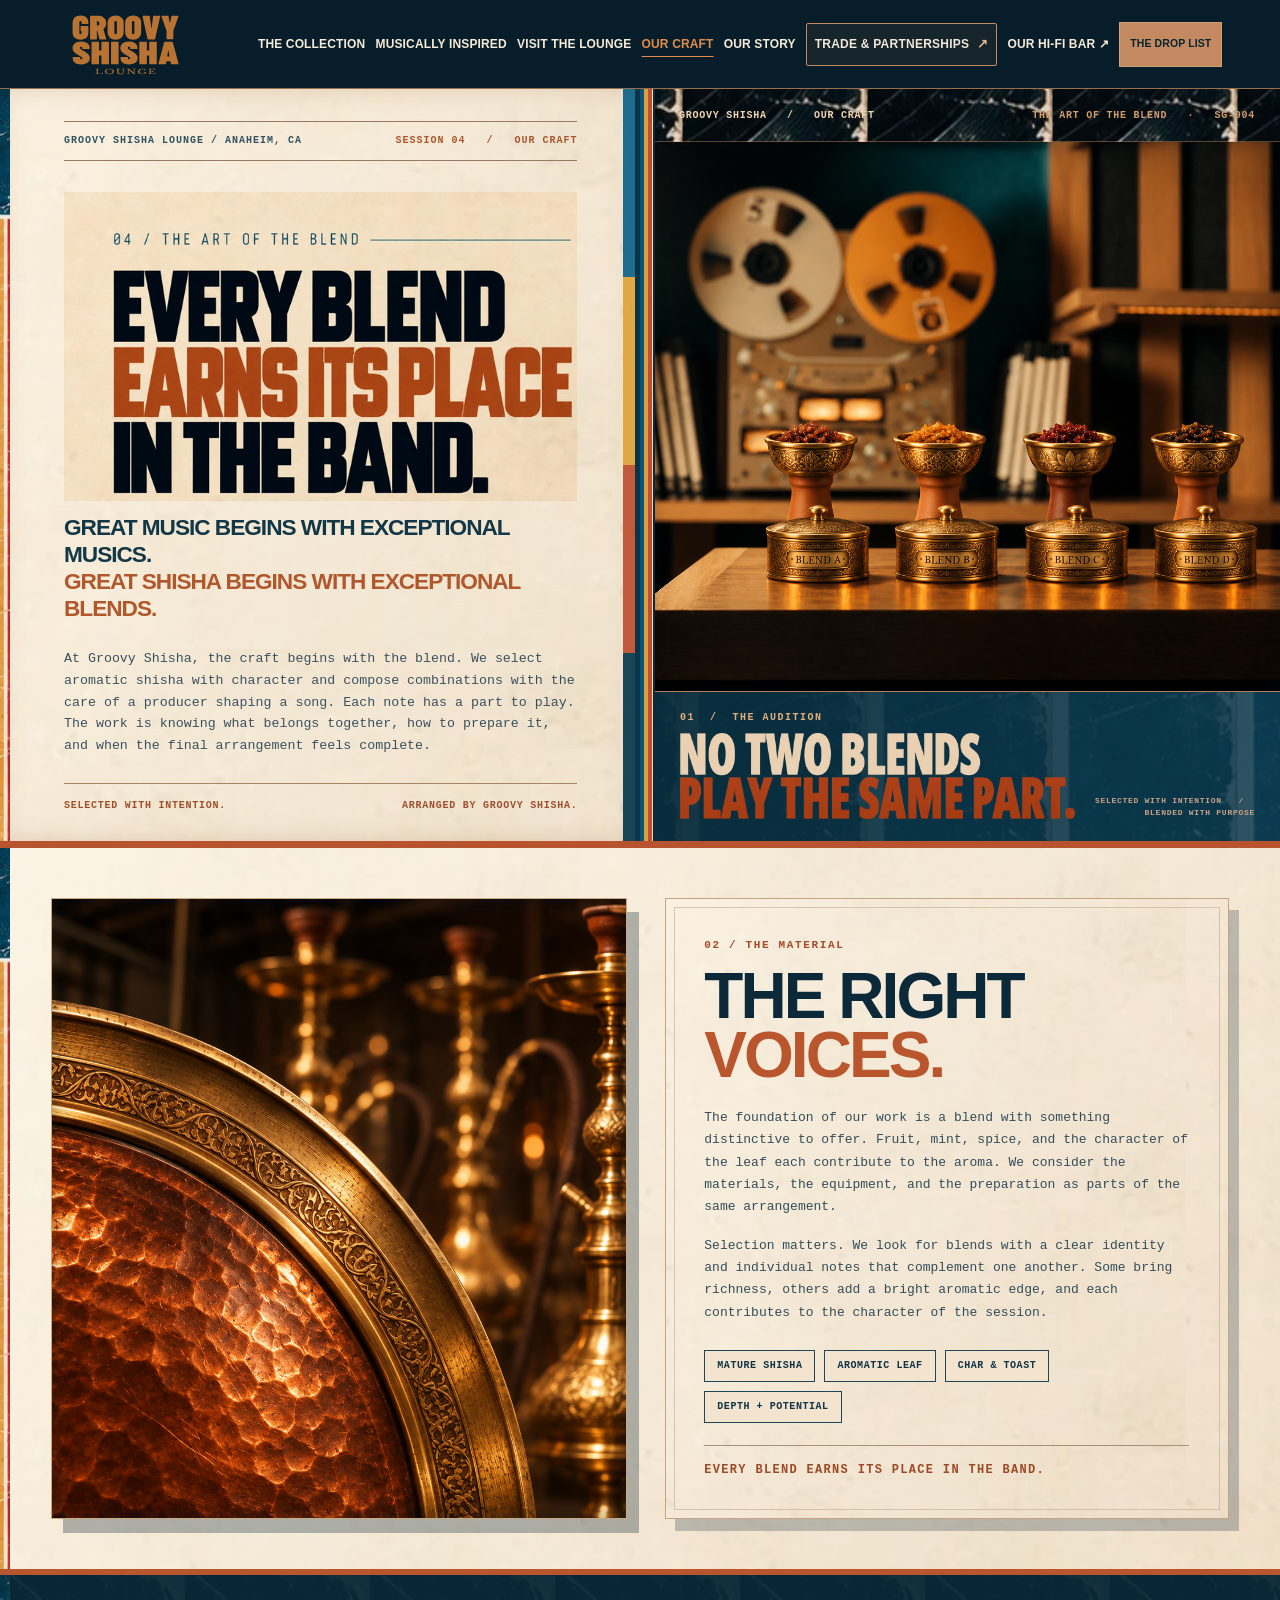
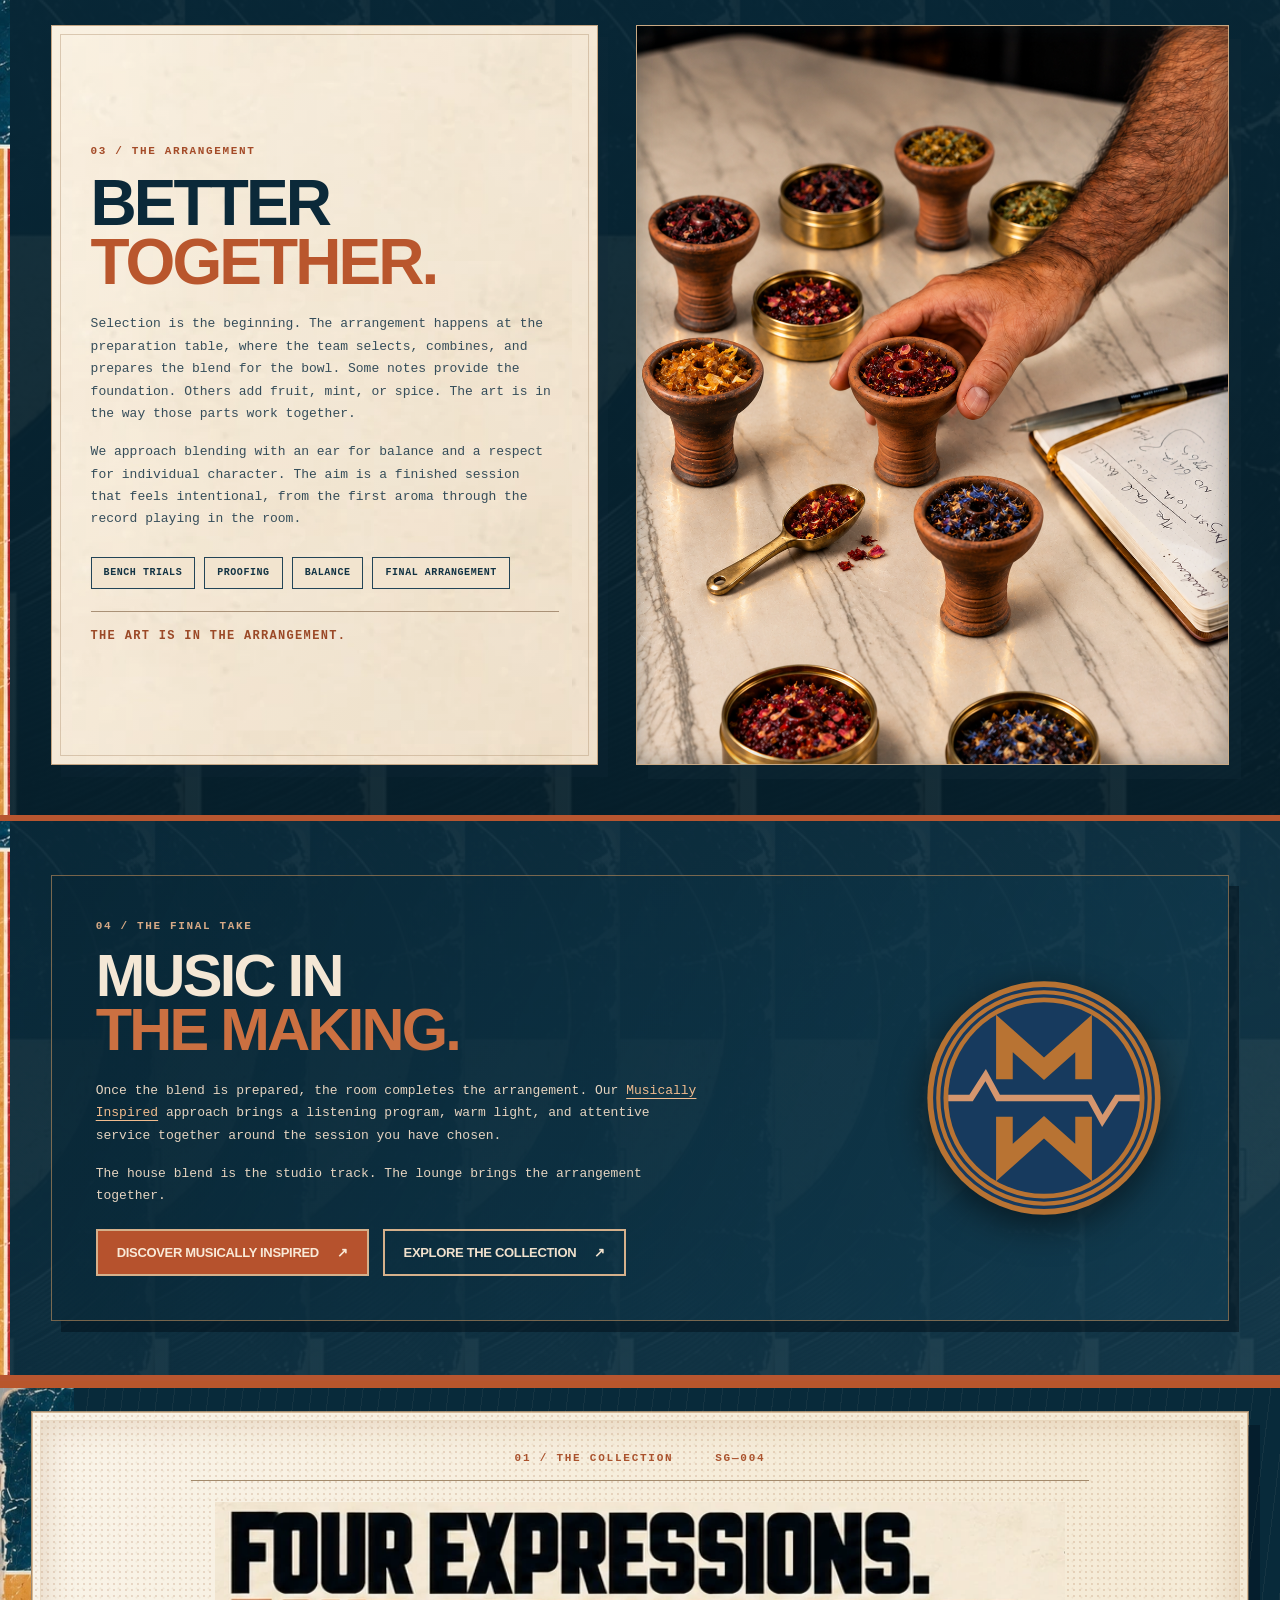
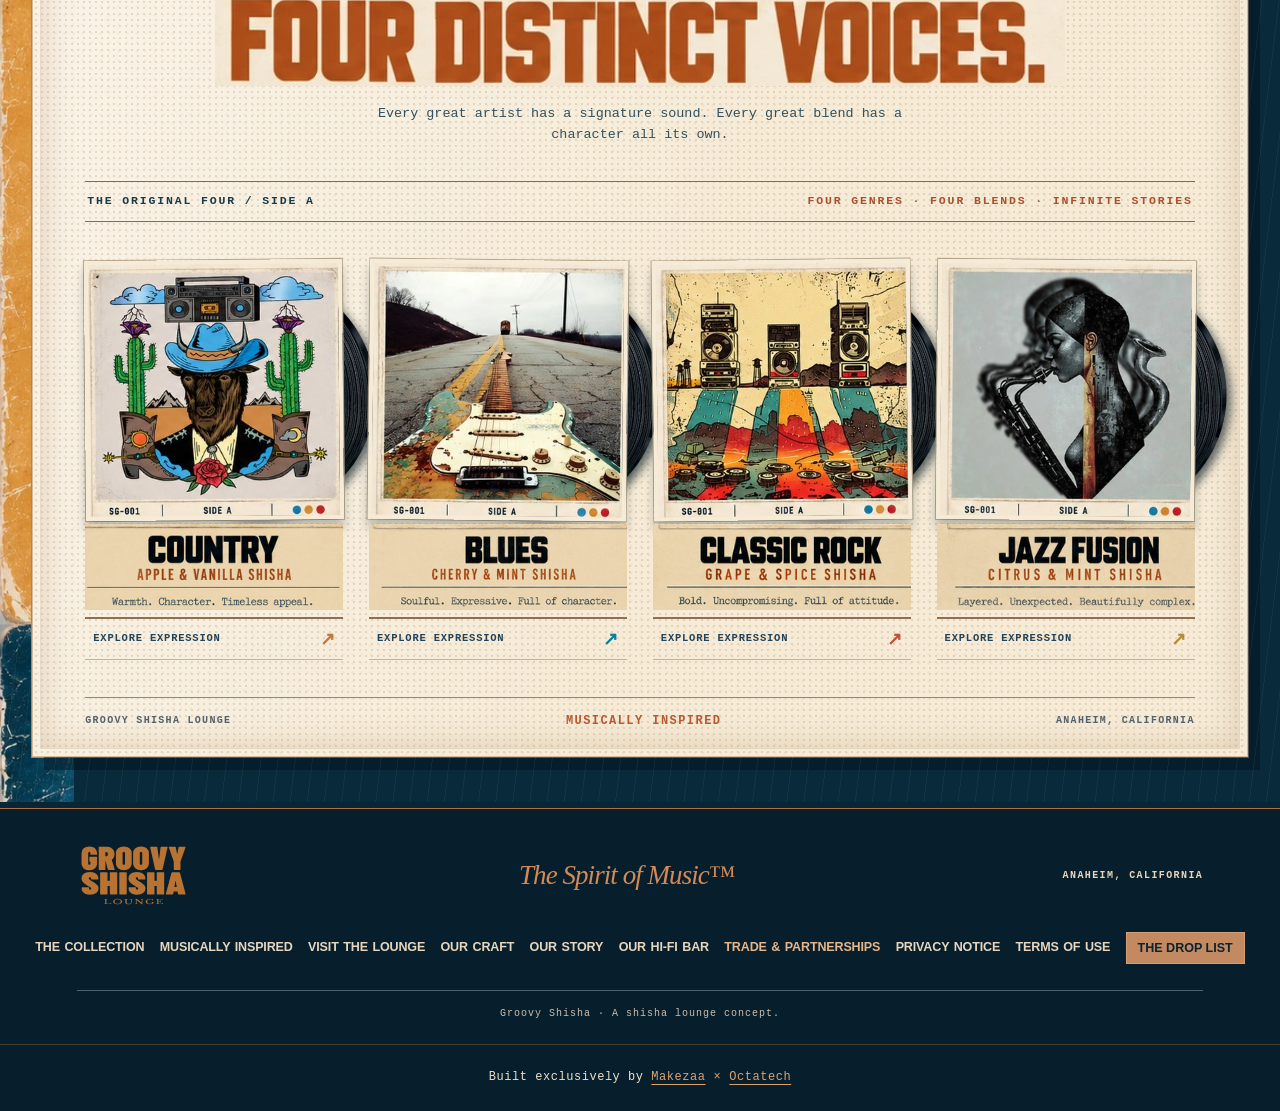
<file: craft.html>
<!DOCTYPE html>

<!DOCTYPE html>

<html lang="en"><head><meta charset="utf-8"/><meta content="width=device-width,initial-scale=1" name="viewport"/><meta content="#071f2c" name="theme-color"/><title>Our Craft — The Art of the Blend | Groovy Shisha Lounge</title><meta content="Groovy Shisha Lounge. Four distinctive house blends, thoughtfully prepared shisha, and a vinyl listening room. Discover Country, Blues, Classic Rock, and Jazz Fusion." name="description"/><link href="https://groovy-shisha-demo-xdr-sams-projects.vercel.app/craft.html" rel="canonical"/><link href="blues.css" rel="stylesheet"/><link href="where-to-buy.css" rel="stylesheet"/><link href="collection-v3.css" rel="stylesheet"/><link href="craft.css" rel="stylesheet"/>
<meta content="website" property="og:type"/>
<meta content="Groovy Shisha Lounge" property="og:site_name"/>
<meta content="Our Craft — The Art of the Blend | Groovy Shisha Lounge" property="og:title"/>
<meta content="Groovy Shisha Lounge. Four distinctive house blends, thoughtfully prepared shisha, and a vinyl listening room. Discover Country, Blues, Classic Rock, and Jazz Fusion." property="og:description"/>
<meta content="https://groovy-shisha-demo-xdr-sams-projects.vercel.app/craft.html" property="og:url"/>
<meta content="https://groovy-shisha-demo-xdr-sams-projects.vercel.app/assets/groovy-craft-v4-hero-audition-v6.png" property="og:image"/>
<meta content="Our Craft — Groovy Shisha Lounge approved artwork" property="og:image:alt"/>
<meta content="1536" property="og:image:width"/>
<meta content="1024" property="og:image:height"/>
<meta content="summary_large_image" name="twitter:card"/>
<script type="application/ld+json">{"@context":"https://schema.org","@graph":[{"@type":"BreadcrumbList","itemListElement":[{"@type":"ListItem","position":1,"name":"Home","item":"https://groovy-shisha-demo-xdr-sams-projects.vercel.app/"},{"@type":"ListItem","position":2,"name":"Our Craft","item":"https://groovy-shisha-demo-xdr-sams-projects.vercel.app/craft"}]}]}</script>
<!-- Stone Groove Spirits 21+ self-affirmation: site-wide, 2-hour remember -->
<link href="sg-trade/sg-trade-nav.css" rel="stylesheet"/>
<link href="sg-trade/sg-header-readability.css" rel="stylesheet"/><link href="sg-drop-list/drop-list.css" rel="stylesheet"/>
<script defer="" src="sg-drop-list/drop-list.js"></script>
<link href="sg-drop-list/sg-nav-refinement.css" rel="stylesheet"/>
<meta content="noindex,nofollow" name="robots"/><link href="demo.css" rel="stylesheet"/></head><body>
<a class="skip-link" href="craft.html#main">Skip to content</a>
<header class="site-header" id="page-top"><div class="header-brand"><a aria-label="Groovy Shisha Lounge home" class="logo-link" href="index.html"><img alt="Groovy Shisha Lounge" height="61" src="assets/stone-groove-spirits-logo-copper-master.svg" width="125"/></a><span class="header-location">ANAHEIM, CA</span></div><div class="sg-menu-control"><input aria-label="Mobile navigation open" class="sg-menu-state" id="sg-menu-state" type="checkbox"/><label aria-label="Toggle navigation" class="sg-menu-toggle" for="sg-menu-state"><span>MENU</span><span aria-hidden="true" class="sg-menu-icon">☰</span></label><label aria-hidden="true" class="sg-menu-backdrop" for="sg-menu-state"></label><nav aria-label="Main navigation" class="site-nav sg-menu-nav" id="site-nav"><a href="collection.html">THE COLLECTION</a><a href="musically-mastered.html">MUSICALLY INSPIRED</a><a href="where-to-buy.html">VISIT THE LOUNGE</a><a aria-current="page" href="craft.html">OUR CRAFT</a><a href="story.html">OUR STORY</a><a class="sg-trade-nav-link" href="trade-partnerships.html">TRADE &amp; PARTNERSHIPS</a><a href="where-to-buy.html" rel="noopener noreferrer">OUR HI-FI BAR ↗</a><a class="sgdl-nav-cta" data-sg-drop-list-open="" href="craft.html#the-drop-list">THE DROP LIST</a></nav></div></header>
<main class="cft-main" id="main">
<section aria-labelledby="cft-title" class="cft-hero">
<div class="cft-hero-paper">
<div aria-hidden="true" class="cft-colored-rail"><i></i><i></i><i></i><i></i></div>
<div class="cft-headpiece"><span>GROOVY SHISHA LOUNGE / ANAHEIM, CA</span><span>SESSION 04   /   OUR CRAFT</span></div>
<h1 class="cft-title" id="cft-title"><span class="cft-sr">Every Blend Earns Its Place in the Band.</span><img alt="" aria-hidden="true" height="422" src="assets/groovy-craft-v1-approved-title.png" width="701"/></h1>
<div class="cft-hero-strap">GREAT MUSIC BEGINS WITH EXCEPTIONAL MUSICS.<br/><strong>GREAT SHISHA BEGINS WITH EXCEPTIONAL BLENDS.</strong></div>
<p class="cft-hero-body">At Groovy Shisha, the craft begins with the blend. We select aromatic shisha with character and compose combinations with the care of a producer shaping a song. Each note has a part to play. The work is knowing what belongs together, how to prepare it, and when the final arrangement feels complete.</p>
<div class="cft-hero-bottom"><span>SELECTED WITH INTENTION.</span><span>ARRANGED BY GROOVY SHISHA.</span></div>
</div>
<div aria-label="Four shisha tasting samples in a Groovy Shisha listening room" class="cft-hero-stage cft-audition-stage">
<div class="cft-audition-top"><span>GROOVY SHISHA   /   OUR CRAFT</span><span>THE ART OF THE BLEND   ·   SG-004</span></div>
<figure class="cft-audition-image">
<img alt="Four Turkish tea style tasting glasses with slightly different shisha tones in a warm Groovy Shisha listening room" decoding="async" height="1024" loading="eager" src="assets/groovy-craft-v4-hero-audition-v6.png" width="1536"/>
</figure>
<div class="cft-audition-bottom">
<div class="cft-audition-bottom-left"><span class="cft-audition-index">01  /  THE AUDITION</span><strong class="cft-art-heading cft-art-audition"><span class="cft-sr">No Two Blends Play the Same Part.</span><img alt="" aria-hidden="true" decoding="async" height="274" loading="eager" src="assets/groovy-craft-v6-type-audition.png" width="1246"/></strong></div>
<span class="cft-audition-credit">SELECTED WITH INTENTION   /   BLENDED WITH PURPOSE</span>
</div>
</div>
</section>
<section aria-labelledby="cft-material-title" class="cft-editorial cft-editorial-material">
<div class="cft-editorial-inner">
<figure class="cft-editorial-image"><img alt="A charred oak barrel cross section set inside a warm copper Groovy Shisha shisha lounge environment" height="1086" src="assets/groovy-craft-v4-material-barrel-v6.png" width="1448"/></figure>
<article class="cft-editorial-copy">
<div class="cft-editorial-kicker">02 / THE MATERIAL</div>
<h2 class="cft-heading cft-heading-material" data-type-source="approved-product-css" id="cft-material-title"><span>THE RIGHT</span><span class="cft-heading-accent">VOICES.</span></h2>
<p>The foundation of our work is a blend with something distinctive to offer. Fruit, mint, spice, and the character of the leaf each contribute to the aroma. We consider the materials, the equipment, and the preparation as parts of the same arrangement.</p>
<p>Selection matters. We look for blends with a clear identity and individual notes that complement one another. Some bring richness, others add a bright aromatic edge, and each contributes to the character of the session.</p>
<div class="cft-pill-list"><span>MATURE SHISHA</span><span>AROMATIC LEAF</span><span>CHAR &amp; TOAST</span><span>DEPTH + POTENTIAL</span></div>
<div class="cft-editorial-note">Every blend earns its place in the band.</div>
</article>
</div>
</section>
<section aria-labelledby="cft-arrangement-title" class="cft-editorial cft-editorial-arrangement">
<div class="cft-editorial-inner">
<article class="cft-editorial-copy">
<div class="cft-editorial-kicker">03 / THE ARRANGEMENT</div>
<h2 class="cft-heading cft-heading-arrangement" data-type-source="approved-product-css" id="cft-arrangement-title"><span>BETTER</span><span class="cft-heading-accent">TOGETHER.</span></h2>
<p>Selection is the beginning. The arrangement happens at the preparation table, where the team selects, combines, and prepares the blend for the bowl. Some notes provide the foundation. Others add fruit, mint, or spice. The art is in the way those parts work together.</p>
<p>We approach blending with an ear for balance and a respect for individual character. The aim is a finished session that feels intentional, from the first aroma through the record playing in the room.</p>
<div class="cft-pill-list"><span>BENCH TRIALS</span><span>PROOFING</span><span>BALANCE</span><span>FINAL ARRANGEMENT</span></div>
<div class="cft-editorial-note">The art is in the arrangement.</div>
</article>
<figure class="cft-editorial-image"><img alt="Turkish tea style shisha tasting glasses on a marble-like quartzite countertop with a notebook and lab glassware" height="1402" src="assets/groovy-craft-v4-arrangement-lab-v6.png" width="1122"/></figure>
</div>
</section>
<section aria-labelledby="cft-signature-title" class="cft-signature">
<div class="cft-signature-panel">
<div class="cft-signature-copy">
<div class="cft-editorial-kicker">04 / THE FINAL TAKE</div>
<h2 class="cft-heading cft-heading-signature" data-type-source="approved-product-css" id="cft-signature-title"><span>MUSIC IN</span><span class="cft-heading-accent">THE MAKING.</span></h2>
<p>Once the blend is prepared, the room completes the arrangement. Our <a href="musically-mastered.html">Musically Inspired</a> approach brings a listening program, warm light, and attentive service together around the session you have chosen.</p>
<p>The house blend is the studio track. The lounge brings the arrangement together.</p>
<div class="cft-signature-actions"><a class="cft-main-link" href="musically-mastered.html">DISCOVER MUSICALLY INSPIRED <span aria-hidden="true">↗</span></a><a class="cft-secondary-link" href="collection.html">EXPLORE THE COLLECTION <span aria-hidden="true">↗</span></a></div>
</div>
<div class="cft-signature-mark"><img alt="Musically Inspired mark" src="assets/musically-mastered-mark-primary.svg"/></div>
</div>
</section>
<section aria-labelledby="cft-collection-heading" class="col3-catalog">
<div class="col3-paper">
<div class="cft-approved-collection-heading">
<p class="cft-approved-collection-overline">01 / THE COLLECTION     SG—004</p>
<h2 class="cft-approved-collection-title" id="cft-collection-heading"><span class="col3-sr-only">Four Expressions. Four Distinct Voices.</span><img alt="" aria-hidden="true" height="168" src="assets/collection-v3-mobile-heading.webp" width="775"/></h2>
<p class="cft-approved-collection-deck">Every great artist has a signature sound. Every great blend has a character all its own.</p>
</div>
<div class="col3-catalog-label"><span>THE ORIGINAL FOUR / SIDE A</span><span>FOUR GENRES · FOUR BLENDS · INFINITE STORIES</span></div>
<h2 class="col3-sr-only" id="col3-gallery-title">Explore the four Musically Inspired blends</h2>
<div class="col3-grid"><article class="col3-track col3-country" style="--track-accent:#c47735">
<a aria-label="Explore COUNTRY, SIGNATURE SHISHA" class="col3-album-link" href="country-bourbon.html">
<span aria-hidden="true" class="col3-vinyl"><img alt="" height="900" src="assets/collection-v3-photographic-vinyl.png" width="900"/></span>
<span class="col3-sleeve"><img alt="Groovy Shisha COUNTRY official record sleeve artwork" decoding="async" height="345" loading="eager" src="assets/art-b0f0ca1c51a087.webp" width="342"/></span>
<span class="col3-title-art"><img alt="" height="111" loading="lazy" src="assets/groovy-collection-v3-label-country.png" width="328"/></span>
<span class="col3-visit">EXPLORE EXPRESSION <b aria-hidden="true">↗</b></span>
</a>
<h2 class="col3-sr-only">COUNTRY — SIGNATURE SHISHA</h2><p class="col3-sr-only">Warmth. Character. Timeless appeal.</p>
</article><article class="col3-track col3-blues" style="--track-accent:#087fa0">
<a aria-label="Explore BLUES, SIGNATURE SHISHA" class="col3-album-link" href="blues-bourbon.html">
<span aria-hidden="true" class="col3-vinyl"><img alt="" height="900" src="assets/collection-v3-photographic-vinyl.png" width="900"/></span>
<span class="col3-sleeve"><img alt="Groovy Shisha BLUES official record sleeve artwork" decoding="async" height="345" loading="eager" src="assets/art-1bf3a6f270babd.webp" width="340"/></span>
<span class="col3-title-art"><img alt="" height="111" loading="lazy" src="assets/groovy-collection-v3-label-blues.png" width="331"/></span>
<span class="col3-visit">EXPLORE EXPRESSION <b aria-hidden="true">↗</b></span>
</a>
<h2 class="col3-sr-only">BLUES — SIGNATURE SHISHA</h2><p class="col3-sr-only">Soulful. Expressive. Full of character.</p>
</article><article class="col3-track col3-classic-rock" style="--track-accent:#c15236">
<a aria-label="Explore CLASSIC ROCK, SIGNATURE SHISHA" class="col3-album-link" href="classic-rock-rye.html">
<span aria-hidden="true" class="col3-vinyl"><img alt="" height="900" src="assets/collection-v3-photographic-vinyl.png" width="900"/></span>
<span class="col3-sleeve"><img alt="Groovy Shisha CLASSIC ROCK official record sleeve artwork" decoding="async" height="345" loading="eager" src="assets/art-70e6ff052b093f.webp" width="345"/></span>
<span class="col3-title-art"><img alt="" height="111" loading="lazy" src="assets/groovy-collection-v3-label-classic-rock.png" width="335"/></span>
<span class="col3-visit">EXPLORE EXPRESSION <b aria-hidden="true">↗</b></span>
</a>
<h2 class="col3-sr-only">CLASSIC ROCK — SIGNATURE SHISHA</h2><p class="col3-sr-only">Bold. Uncompromising. Full of attitude.</p>
</article><article class="col3-track col3-jazz-fusion" style="--track-accent:#b88b37">
<a aria-label="Explore JAZZ FUSION, SIGNATURE SHISHA" class="col3-album-link" href="jazz-fusion.html">
<span aria-hidden="true" class="col3-vinyl"><img alt="" height="900" src="assets/collection-v3-photographic-vinyl.png" width="900"/></span>
<span class="col3-sleeve"><img alt="Groovy Shisha JAZZ FUSION official record sleeve artwork" decoding="async" height="345" loading="eager" src="assets/art-f47c939307b2cd.webp" width="346"/></span>
<span class="col3-title-art"><img alt="" height="111" loading="lazy" src="assets/groovy-collection-v3-label-jazz-fusion.png" width="336"/></span>
<span class="col3-visit">EXPLORE EXPRESSION <b aria-hidden="true">↗</b></span>
</a>
<h2 class="col3-sr-only">JAZZ FUSION — SIGNATURE SHISHA</h2><p class="col3-sr-only">Layered. Unexpected. Beautifully complex.</p>
</article></div>
<div class="col3-bottom"><span>GROOVY SHISHA LOUNGE</span><span>MUSICALLY INSPIRED</span><span>ANAHEIM, CALIFORNIA</span></div>
</div>
</section></main>
<footer class="site-footer"><div class="footer-primary"><a aria-label="Groovy Shisha Lounge home" class="footer-logo" href="index.html"><img alt="Groovy Shisha Lounge" height="55" src="assets/stone-groove-spirits-logo-copper-master.svg" width="110"/></a><span class="footer-phrase">The Spirit of Music™</span><span>ANAHEIM, CALIFORNIA</span></div><nav aria-label="Footer navigation"><a href="collection.html">THE COLLECTION</a><a href="musically-mastered.html">MUSICALLY INSPIRED</a><a href="where-to-buy.html">VISIT THE LOUNGE</a><a href="craft.html">OUR CRAFT</a><a href="story.html">OUR STORY</a><a href="where-to-buy.html" rel="noopener noreferrer">OUR HI-FI BAR</a><a class="sg-trade-nav-link" href="trade-partnerships.html">TRADE &amp; PARTNERSHIPS</a><a class="sg-trade-footer-privacy" href="privacy.html">PRIVACY NOTICE</a> <a class="sg-trade-footer-privacy" href="terms-of-use.html">TERMS OF USE</a><a class="sgdl-footer-link" data-sg-drop-list-open="" href="craft.html#the-drop-list">THE DROP LIST</a></nav><p>Groovy Shisha · A shisha lounge concept.</p></footer><div aria-label="Website credits" class="demo-credit">Built exclusively by <a href="https://makezaa.com" rel="noopener noreferrer" target="_blank">Makezaa</a><span aria-hidden="true">×</span><a href="https://octetec.com/" rel="noopener noreferrer" target="_blank">Octatech</a></div><script>(function(){const crate=document.querySelector('.cft-outro-covers');if(!crate)return;if(!('IntersectionObserver' in window)){crate.classList.add('in-view');return;}const observer=new IntersectionObserver((entries)=>{for(const entry of entries){if(entry.isIntersecting){crate.classList.add('in-view');observer.disconnect();}}},{threshold:.22});observer.observe(crate);})();</script></body></html>
</file>
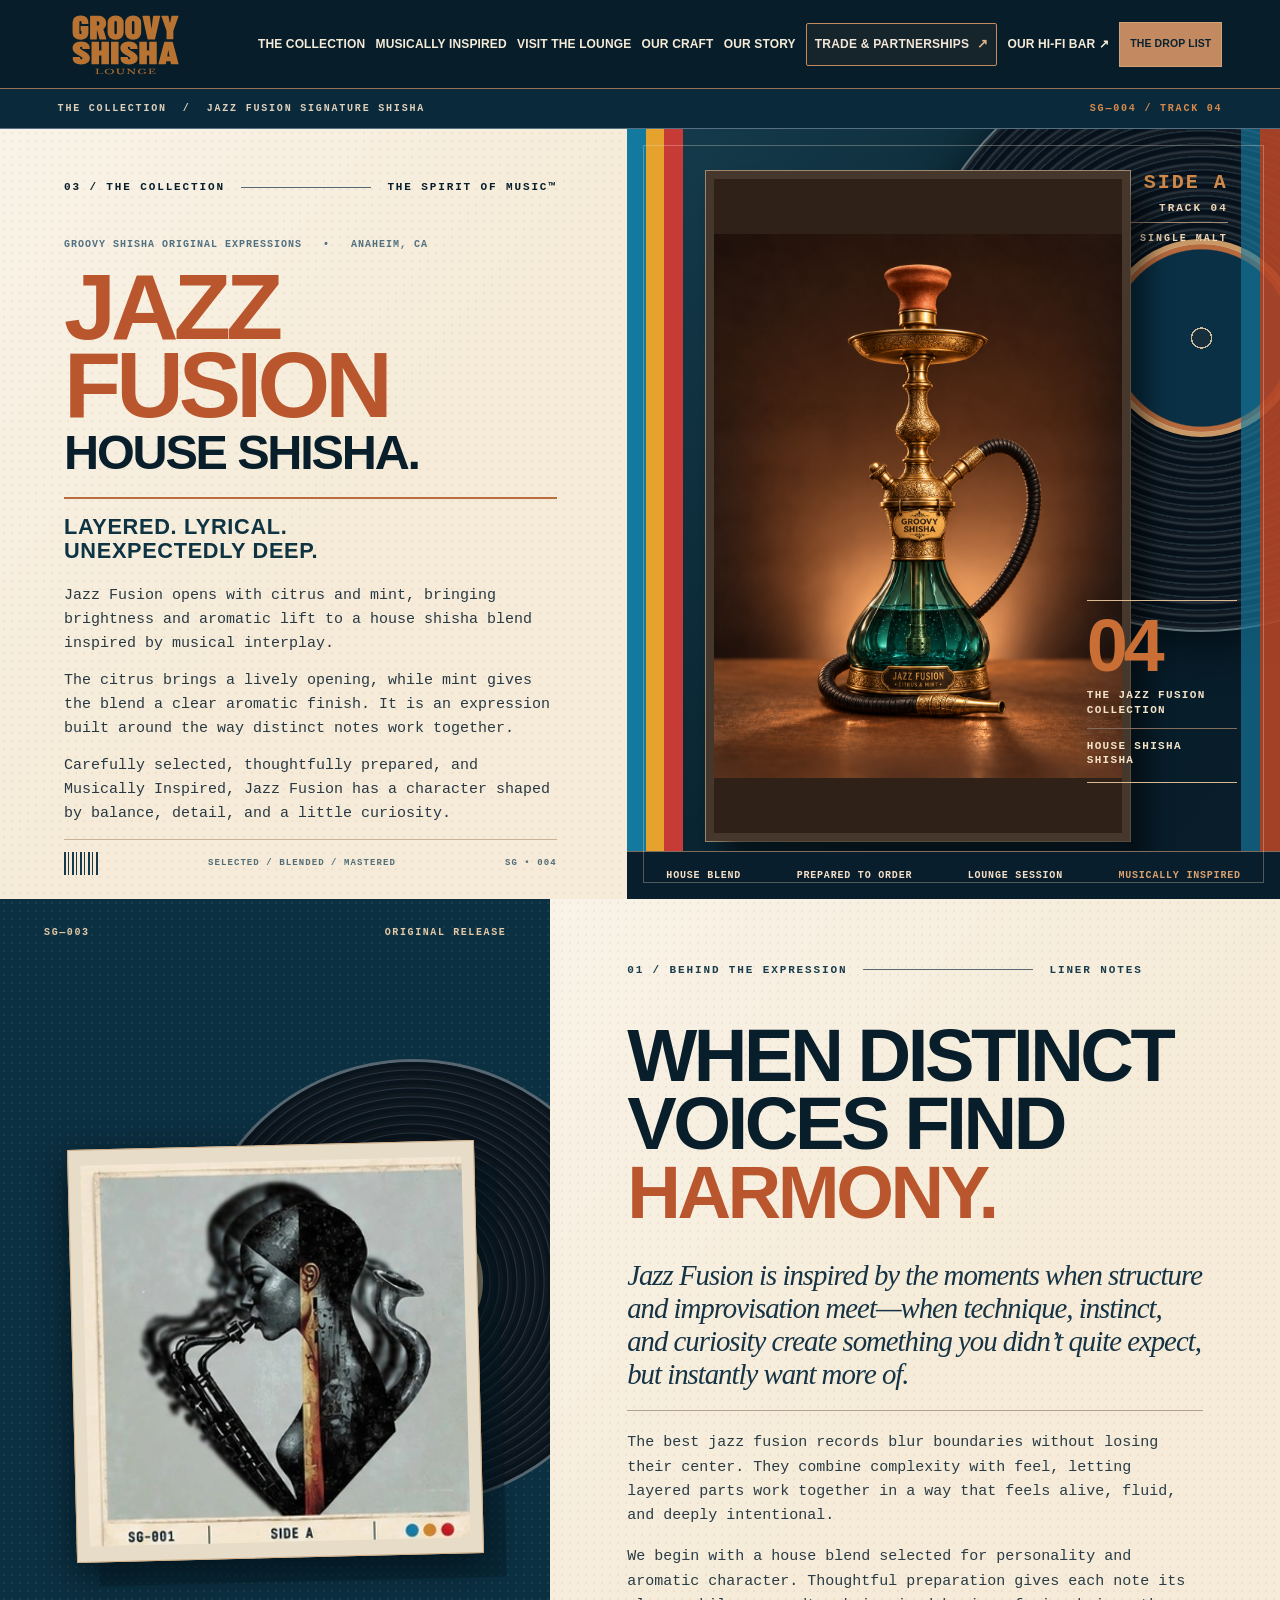
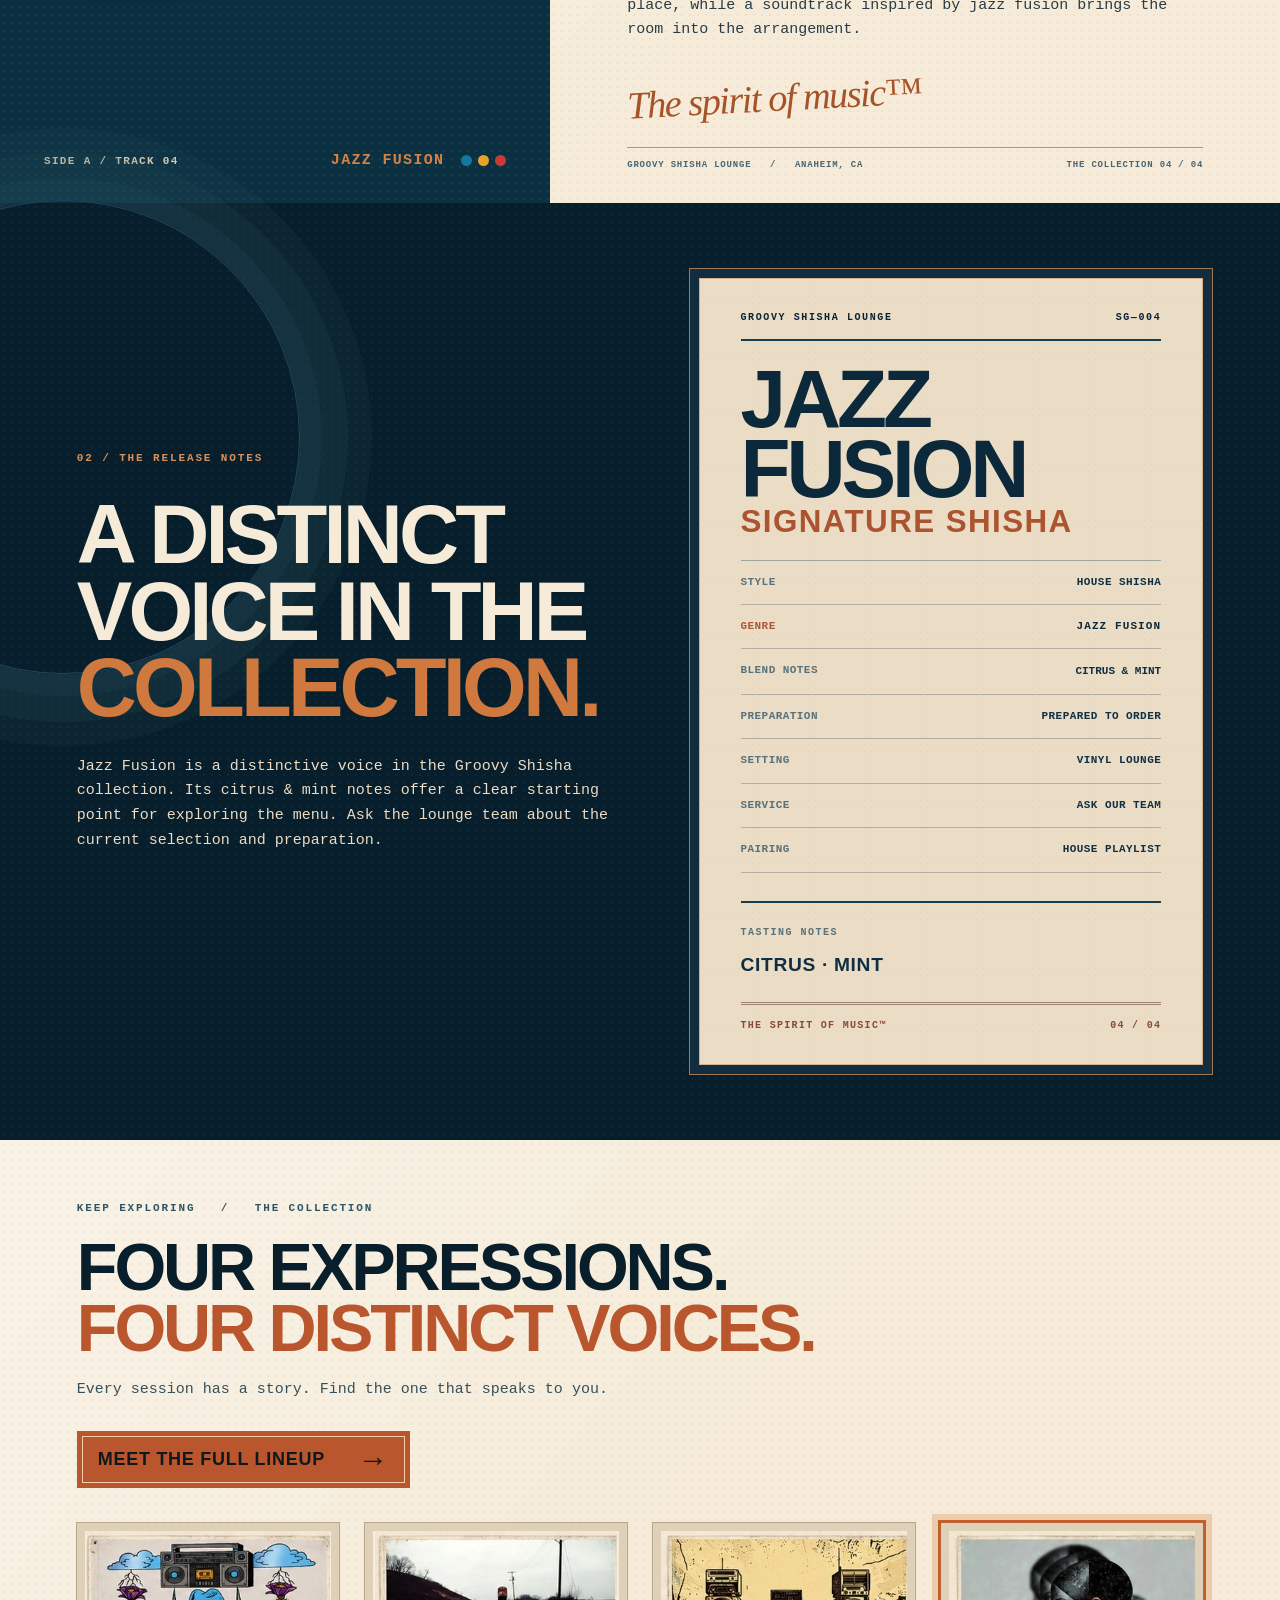
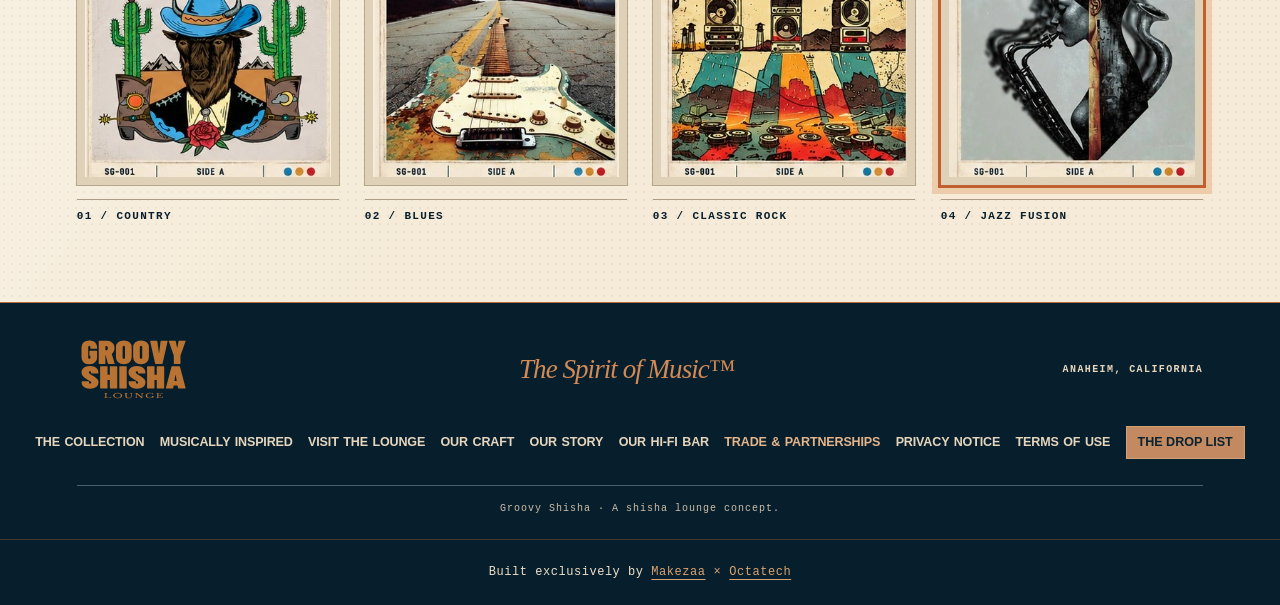
<file: jazz-fusion.html>
<!DOCTYPE html>

<html lang="en">
<head>
<meta charset="utf-8"/>
<meta content="width=device-width, initial-scale=1" name="viewport"/>
<meta content="#081f2a" name="theme-color"/>
<title>Jazz Fusion Signature Shisha | Groovy Shisha Lounge</title>
<meta content="Groovy Shisha Lounge. Four distinctive house blends, thoughtfully prepared shisha, and a vinyl listening room. Discover Country, Blues, Classic Rock, and Jazz Fusion." name="description"/>
<link href="https://groovy-shisha-demo-xdr-sams-projects.vercel.app/jazz-fusion.html" rel="canonical"/>
<meta content="product" property="og:type"/>
<meta content="Groovy Shisha Lounge" property="og:site_name"/>
<meta content="Jazz Fusion Signature Shisha | The Spirit of Music™" property="og:title"/>
<meta content="Groovy Shisha Lounge. Four distinctive house blends, thoughtfully prepared shisha, and a vinyl listening room. Discover Country, Blues, Classic Rock, and Jazz Fusion." property="og:description"/>
<meta content="https://groovy-shisha-demo-xdr-sams-projects.vercel.app/assets/groovy-jazz-fusion-master-v6.png" property="og:image"/>
<meta content="https://groovy-shisha-demo-xdr-sams-projects.vercel.app/jazz-fusion.html" property="og:url"/>
<link href="jazz-fusion.css" rel="stylesheet"/>
<meta content="Jazz Fusion Signature Shisha — Groovy Shisha Lounge approved artwork" property="og:image:alt"/>
<meta content="1086" property="og:image:width"/>
<meta content="1448" property="og:image:height"/>
<meta content="summary_large_image" name="twitter:card"/>
<script type="application/ld+json">{"@context":"https://schema.org","@graph":[{"@type":"BreadcrumbList","itemListElement":[{"@type":"ListItem","position":1,"name":"Home","item":"https://groovy-shisha-demo-xdr-sams-projects.vercel.app/"},{"@type":"ListItem","position":2,"name":"The Collection","item":"https://groovy-shisha-demo-xdr-sams-projects.vercel.app/collection"},{"@type":"ListItem","position":3,"name":"Jazz Fusion Signature Shisha","item":"https://groovy-shisha-demo-xdr-sams-projects.vercel.app/jazz-fusion"}]},{"@type":"WebPage","@id":"https://groovy-shisha-demo-xdr-sams-projects.vercel.app/jazz-fusion#webpage","url":"https://groovy-shisha-demo-xdr-sams-projects.vercel.app/jazz-fusion","name":"Jazz Fusion Signature Shisha | Groovy Shisha Lounge","description":"Groovy Shisha Lounge brings four house shisha blends together with a vinyl listening room. Explore Country, Blues, Classic Rock, and Jazz Fusion.","inLanguage":"en-US","isPartOf":{"@id":"https://groovy-shisha-demo-xdr-sams-projects.vercel.app/#website"},"publisher":{"@id":"https://groovy-shisha-demo-xdr-sams-projects.vercel.app/#organization"},"about":{"@type":"Thing","name":"Jazz Fusion Signature Shisha","description":"Groovy Shisha Lounge brings four house shisha blends together with a vinyl listening room. Explore Country, Blues, Classic Rock, and Jazz Fusion."},"primaryImageOfPage":{"@type":"ImageObject","url":"https://groovy-shisha-demo-xdr-sams-projects.vercel.app/assets/groovy-jazz-fusion-master-v6.png"}}]}</script>
<!-- Stone Groove Spirits 21+ self-affirmation: site-wide, 2-hour remember -->
<link href="sg-trade/sg-trade-nav.css" rel="stylesheet"/>
<link href="sg-trade/sg-header-readability.css" rel="stylesheet"/><link href="sg-drop-list/drop-list.css" rel="stylesheet"/>
<script defer="" src="sg-drop-list/drop-list.js"></script>
<link href="sg-drop-list/sg-nav-refinement.css" rel="stylesheet"/>
<meta content="noindex,nofollow" name="robots"/><link href="demo.css" rel="stylesheet"/></head>
<body>
<a class="skip-link" href="jazz-fusion.html#main">Skip to content</a>
<header class="site-header" id="page-top"><div class="header-brand"><a aria-label="Groovy Shisha Lounge home" class="logo-link" href="index.html"><img alt="Groovy Shisha Lounge" height="61" src="assets/stone-groove-spirits-logo-copper-master.svg" width="125"/></a><span class="header-location">ANAHEIM, CA</span></div><div class="sg-menu-control"><input aria-label="Mobile navigation open" class="sg-menu-state" id="sg-menu-state" type="checkbox"/><label aria-label="Toggle navigation" class="sg-menu-toggle" for="sg-menu-state"><span>MENU</span><span aria-hidden="true" class="sg-menu-icon">☰</span></label><label aria-hidden="true" class="sg-menu-backdrop" for="sg-menu-state"></label><nav aria-label="Main navigation" class="site-nav sg-menu-nav" id="site-nav"><a href="collection.html">THE COLLECTION</a><a href="musically-mastered.html">MUSICALLY INSPIRED</a><a href="where-to-buy.html">VISIT THE LOUNGE</a><a href="craft.html">OUR CRAFT</a><a href="story.html">OUR STORY</a><a class="sg-trade-nav-link" href="trade-partnerships.html">TRADE &amp; PARTNERSHIPS</a><a href="where-to-buy.html" rel="noopener noreferrer">OUR HI-FI BAR ↗</a><a class="sgdl-nav-cta" data-sg-drop-list-open="" href="jazz-fusion.html#the-drop-list">THE DROP LIST</a></nav></div></header>
<main id="main">
<div aria-label="Breadcrumb" class="release-trail">
<a href="collection.html">THE COLLECTION</a><span aria-hidden="true">/</span><span>JAZZ FUSION SIGNATURE SHISHA</span>
<span class="release-trail-right">SG—004   /   TRACK 04</span>
</div>
<section aria-labelledby="jazz-title" class="product-hero">
<div class="hero-editorial paper-texture">
<div class="editorial-overline"><span>03 / THE COLLECTION</span><span class="overline-rule"></span><span>THE SPIRIT OF MUSIC™</span></div>
<p class="release-stamp">GROOVY SHISHA ORIGINAL EXPRESSIONS   •   ANAHEIM, CA</p>
<h1 id="jazz-title">JAZZ<span>FUSION</span><b>HOUSE SHISHA.</b></h1>
<div class="copy-lead">LAYERED. LYRICAL.<br/>UNEXPECTEDLY DEEP.</div>
<p class="hero-intro">Jazz Fusion opens with citrus and mint, bringing brightness and aromatic lift to a house shisha blend inspired by musical interplay.</p>
<p class="hero-intro">The citrus brings a lively opening, while mint gives the blend a clear aromatic finish. It is an expression built around the way distinct notes work together.</p>
<p class="hero-intro">Carefully selected, thoughtfully prepared, and Musically Inspired, Jazz Fusion has a character shaped by balance, detail, and a little curiosity.</p>
<div class="editorial-foot"><div aria-hidden="true" class="barcode"></div><span>SELECTED / BLENDED / MASTERED</span><span>SG   •   004</span></div>
</div>
<div aria-label="Jazz Fusion Signature Shisha product photograph and release details" class="hero-release">
<div aria-hidden="true" class="hero-colorbars"><i></i><i></i><i></i></div>
<div aria-hidden="true" class="hero-vinyl"><span class="vinyl-center"></span></div>
<div class="record-index"><span>SIDE A</span><span>TRACK 04</span><span>JAZZ FUSION / SINGLE MALT</span></div>
<div class="photo-mount">
<img alt="Groovy Shisha house blend presented with a brass hookah in warm studio light." fetchpriority="high" height="1448" src="assets/groovy-jazz-fusion-master-v6.png" width="1086"/>
</div>
<div class="hero-release-info"><span class="edition-number">04</span><span>THE JAZZ FUSION<br/>COLLECTION</span><span aria-hidden="true" class="edition-divider"></span><span>HOUSE SHISHA<br/>SHISHA</span></div>
<div class="hero-bottom-strip"><span>HOUSE BLEND</span><span>PREPARED TO ORDER</span><span>LOUNGE SESSION</span><span>MUSICALLY INSPIRED</span></div>
</div>
</section>
<section aria-labelledby="story-title" class="story-section" id="the-story">
<div class="story-sleeve">
<div class="sleeve-corner"><span>SG—003</span><span>ORIGINAL RELEASE</span></div>
<div class="sleeve-art-frame"><img alt="Official Jazz Fusion Shisha album artwork: abstract saxophone portrait in a modernist collage style" height="345" loading="lazy" src="assets/art-f47c939307b2cd.webp" width="340"/></div>
<div class="sleeve-bottom"><span>SIDE A   /   TRACK 04</span><span>JAZZ FUSION</span><span aria-hidden="true" class="colored-dots"><i></i><i></i><i></i></span></div>
<div aria-hidden="true" class="sleeve-record"></div>
</div>
<div class="story-content paper-texture">
<div class="section-topline"><span>01 / BEHIND THE EXPRESSION</span><span class="topline-rule"></span><span>LINER NOTES</span></div>
<h2 id="story-title">WHEN DISTINCT<br/>VOICES FIND<br/><em>HARMONY.</em></h2>
<p class="story-deck">Jazz Fusion is inspired by the moments when structure and improvisation meet—when technique, instinct, and curiosity create something you didn’t quite expect, but instantly want more of.</p>
<p>The best jazz fusion records blur boundaries without losing their center. They combine complexity with feel, letting layered parts work together in a way that feels alive, fluid, and deeply intentional.</p>
<p>We begin with a house blend selected for personality and aromatic character. Thoughtful preparation gives each note its place, while a soundtrack inspired by jazz fusion brings the room into the arrangement.</p>
<div class="handwritten">The spirit of music™</div>
<div class="story-detail"><span>GROOVY SHISHA LOUNGE   /   ANAHEIM, CA</span><span>THE COLLECTION   04 / 04</span></div>
</div>
</section>
<section aria-labelledby="notes-title" class="release-notes dark-grain">
<div class="release-notes-copy"><span class="section-marker">02 / THE RELEASE NOTES</span><h2 id="notes-title">A DISTINCT<br/>VOICE IN THE<br/><em>COLLECTION.</em></h2><p>Jazz Fusion is a distinctive voice in the Groovy Shisha collection. Its citrus &amp; mint notes offer a clear starting point for exploring the menu. Ask the lounge team about the current selection and preparation.</p></div>
<div aria-label="Product details" class="release-spec"><div class="spec-heading"><span>GROOVY SHISHA LOUNGE</span><span>SG—004</span></div><div class="spec-big spec-big-jazz"><span>JAZZ</span><span>FUSION</span></div><div class="spec-sub">SIGNATURE SHISHA</div><dl><div><dt>STYLE</dt><dd>HOUSE SHISHA</dd></div><div class="spec-genre-row"><dt>GENRE</dt><dd>JAZZ FUSION</dd></div><div class="spec-mash-bill"><dt>BLEND NOTES</dt><dd>CITRUS &amp; MINT</dd></div><div><dt>PREPARATION</dt><dd>PREPARED TO ORDER</dd></div><div><dt>SETTING</dt><dd>VINYL LOUNGE</dd></div><div><dt>SERVICE</dt><dd>ASK OUR TEAM</dd></div><div><dt>PAIRING</dt><dd>HOUSE PLAYLIST</dd></div></dl><div class="spec-tasting-notes"><span class="tasting-notes-kicker">TASTING NOTES</span><p>CITRUS · MINT</p></div><div class="spec-bottom"><span>THE SPIRIT OF MUSIC™</span><span>04 / 04</span></div></div>
</section>
<section aria-labelledby="return-title" class="collection-return paper-texture">
<div class="return-copy"><span class="section-marker">KEEP EXPLORING   /   THE COLLECTION</span><h2 id="return-title">FOUR EXPRESSIONS.<br/><em>FOUR DISTINCT VOICES.</em></h2><p>Every session has a story. Find the one that speaks to you.</p><a class="primary-cta" href="collection.html">MEET THE FULL LINEUP <span aria-hidden="true">→</span></a></div>
<div aria-label="Collection album artwork" class="return-covers"><div><a aria-label="View 01 / COUNTRY bourbon" class="album-choice" href="country-bourbon.html"><img alt="Country Shisha cover" height="345" loading="lazy" src="assets/art-b0f0ca1c51a087.webp" width="342"/><span>01 / COUNTRY</span></a></div><div><a aria-label="View 02 / BLUES bourbon" class="album-choice" href="blues-bourbon.html"><img alt="Blues Shisha cover" height="345" loading="lazy" src="assets/art-1bf3a6f270babd.webp" width="340"/><span>02 / BLUES</span></a></div><div><a aria-label="View 03 / CLASSIC ROCK shisha" class="album-choice" href="classic-rock-rye.html"><img alt="Classic Rock Shisha cover" height="345" loading="lazy" src="assets/art-70e6ff052b093f.webp" width="345"/><span>03 / CLASSIC ROCK</span></a></div><div class="active-cover"><a aria-current="page" aria-label="Jazz Fusion Shisha — current expression" class="album-choice" href="jazz-fusion.html"><img alt="Jazz Fusion Shisha cover" height="345" loading="lazy" src="assets/art-f47c939307b2cd.webp" width="346"/><span>04 / JAZZ FUSION</span></a></div></div>
</section>
</main>
<footer class="site-footer"><div class="footer-primary"><a aria-label="Groovy Shisha Lounge home" class="footer-logo" href="index.html"><img alt="Groovy Shisha Lounge — official copper logo" height="51" src="assets/stone-groove-spirits-logo-copper-master.svg" width="104"/></a><span class="footer-phrase">The Spirit of Music™</span><span>ANAHEIM, CALIFORNIA</span></div><nav aria-label="Footer navigation"><a href="collection.html">THE COLLECTION</a><a href="musically-mastered.html">MUSICALLY INSPIRED</a>
<a href="where-to-buy.html">VISIT THE LOUNGE</a><a href="craft.html">OUR CRAFT</a><a href="story.html">OUR STORY</a><a href="where-to-buy.html" rel="noopener noreferrer">OUR HI-FI BAR</a><a class="sg-trade-nav-link" href="trade-partnerships.html">TRADE &amp; PARTNERSHIPS</a><a class="sg-trade-footer-privacy" href="privacy.html">PRIVACY NOTICE</a> <a class="sg-trade-footer-privacy" href="terms-of-use.html">TERMS OF USE</a><a class="sgdl-footer-link" data-sg-drop-list-open="" href="jazz-fusion.html#the-drop-list">THE DROP LIST</a></nav><p>Groovy Shisha · A shisha lounge concept.</p></footer><div aria-label="Website credits" class="demo-credit">Built exclusively by <a href="https://makezaa.com" rel="noopener noreferrer" target="_blank">Makezaa</a><span aria-hidden="true">×</span><a href="https://octetec.com/" rel="noopener noreferrer" target="_blank">Octatech</a></div>
<script defer="" src="jazz-fusion.js"></script>
</body>
</html>
</file>
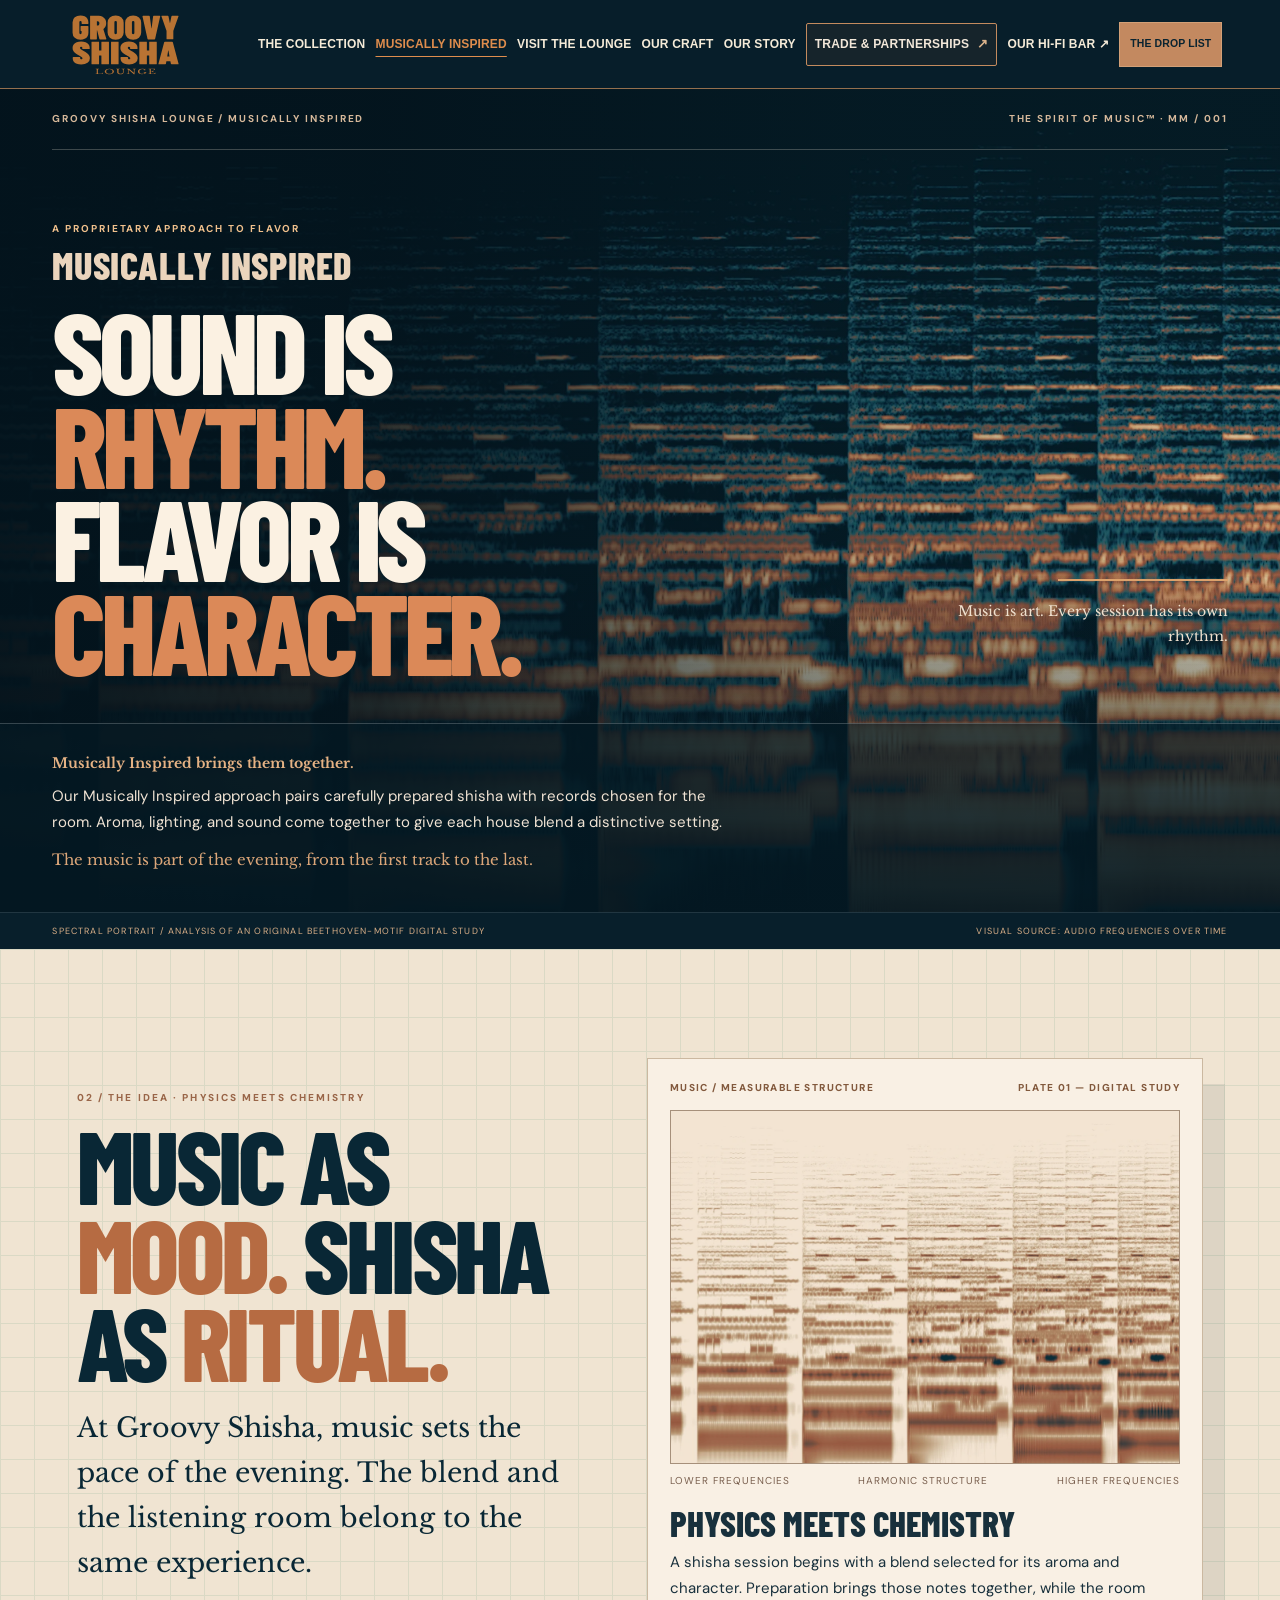
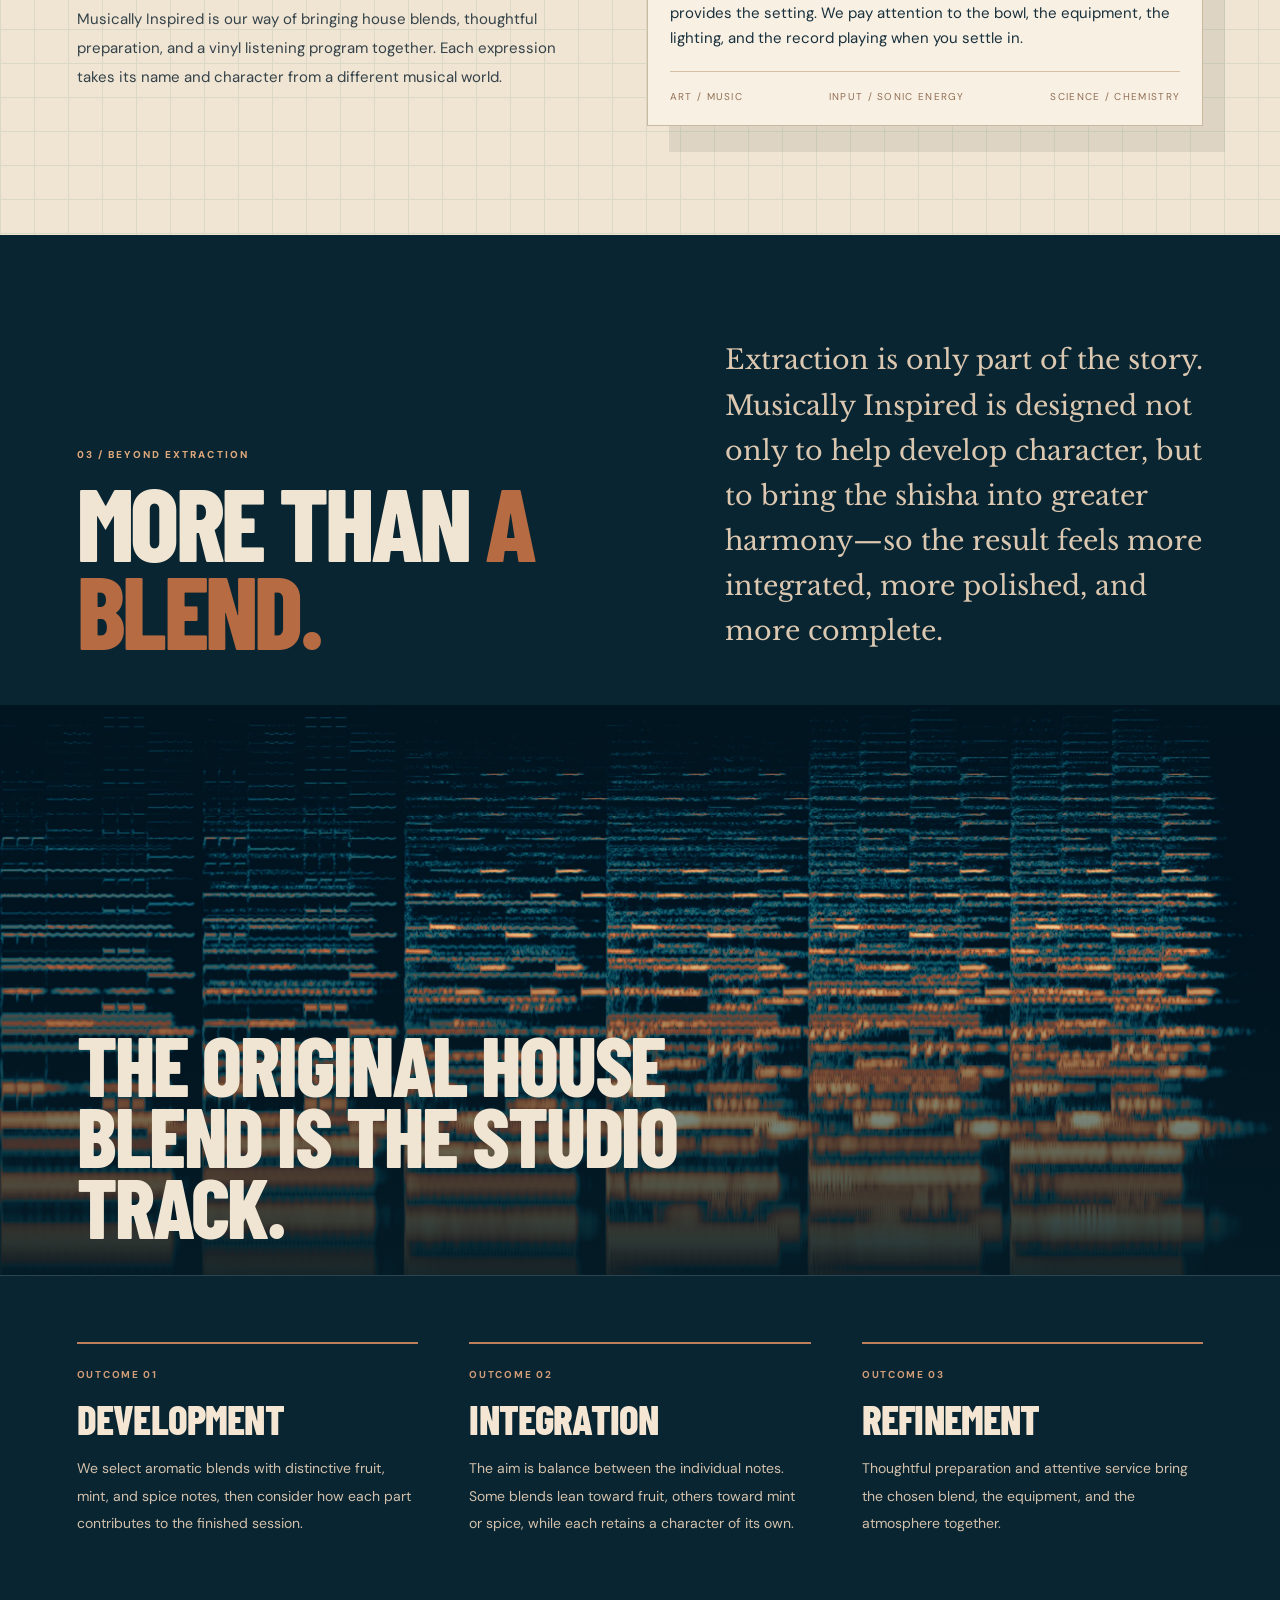
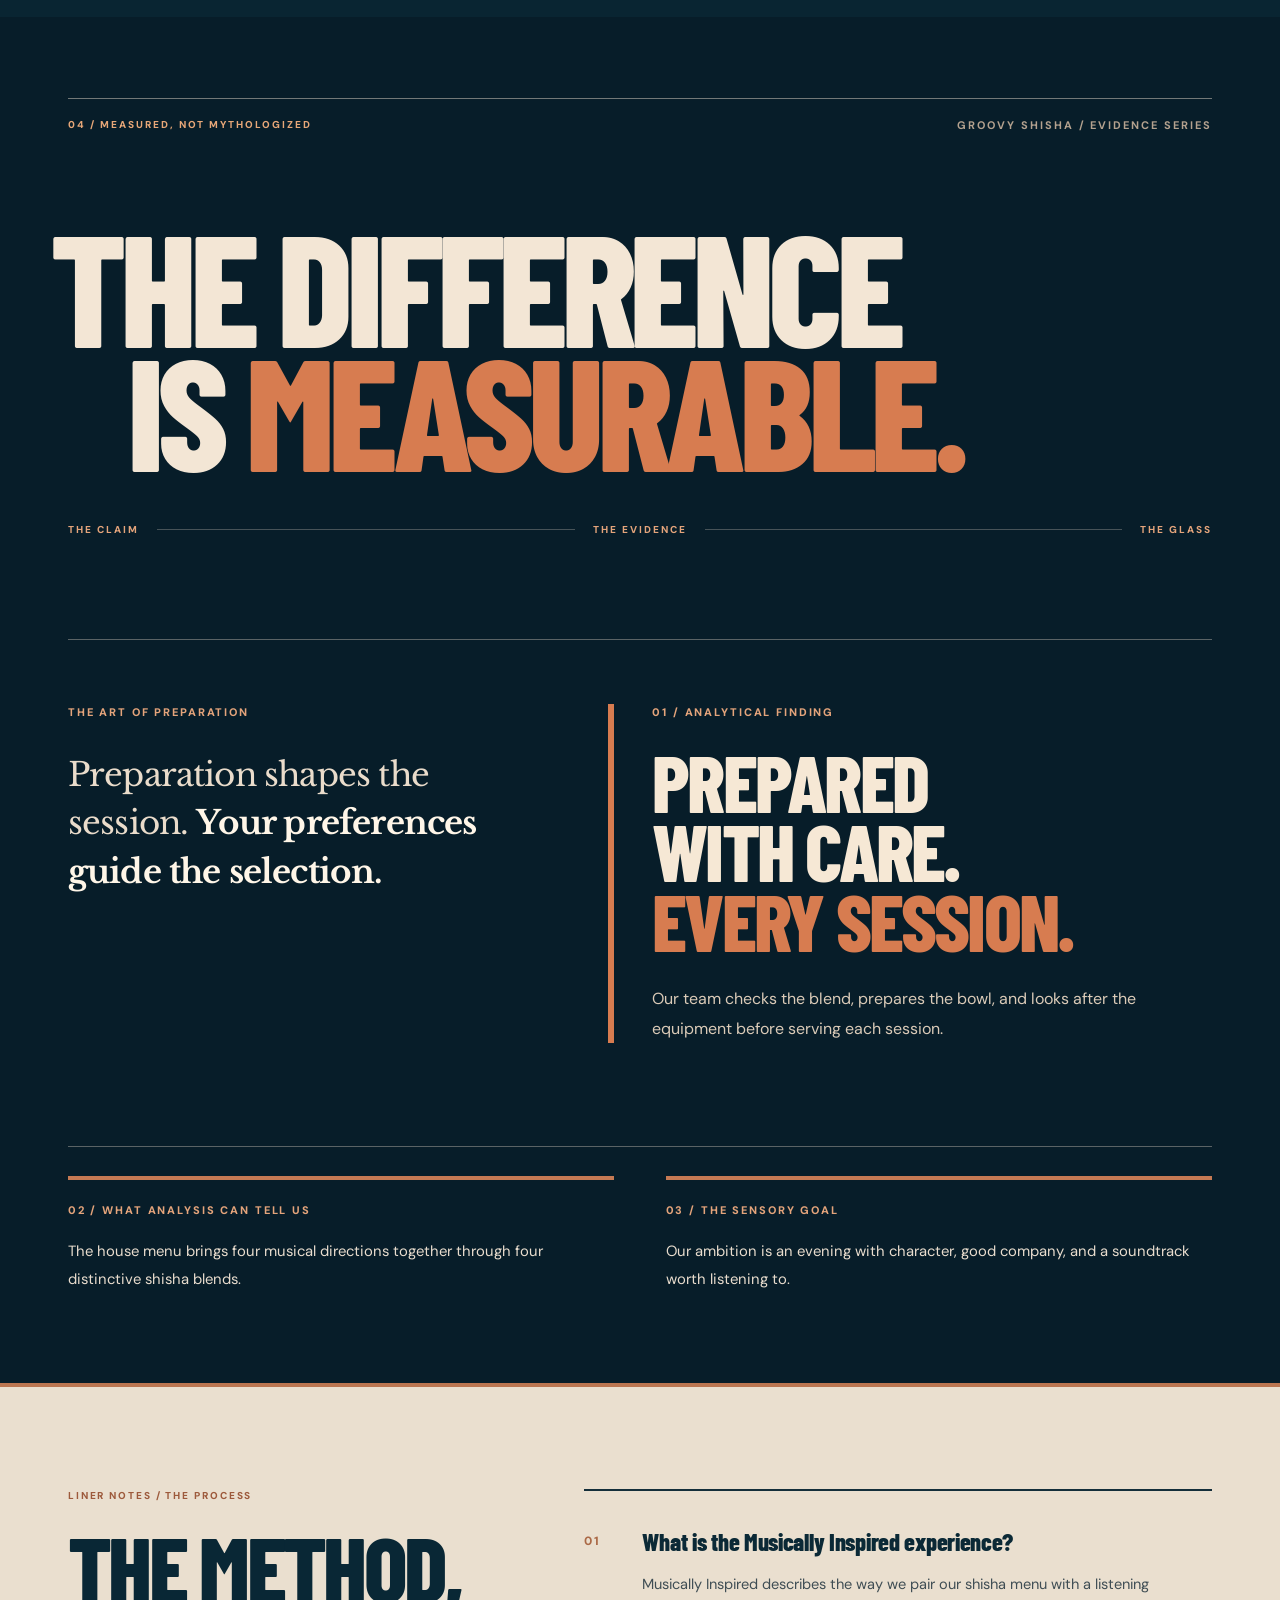
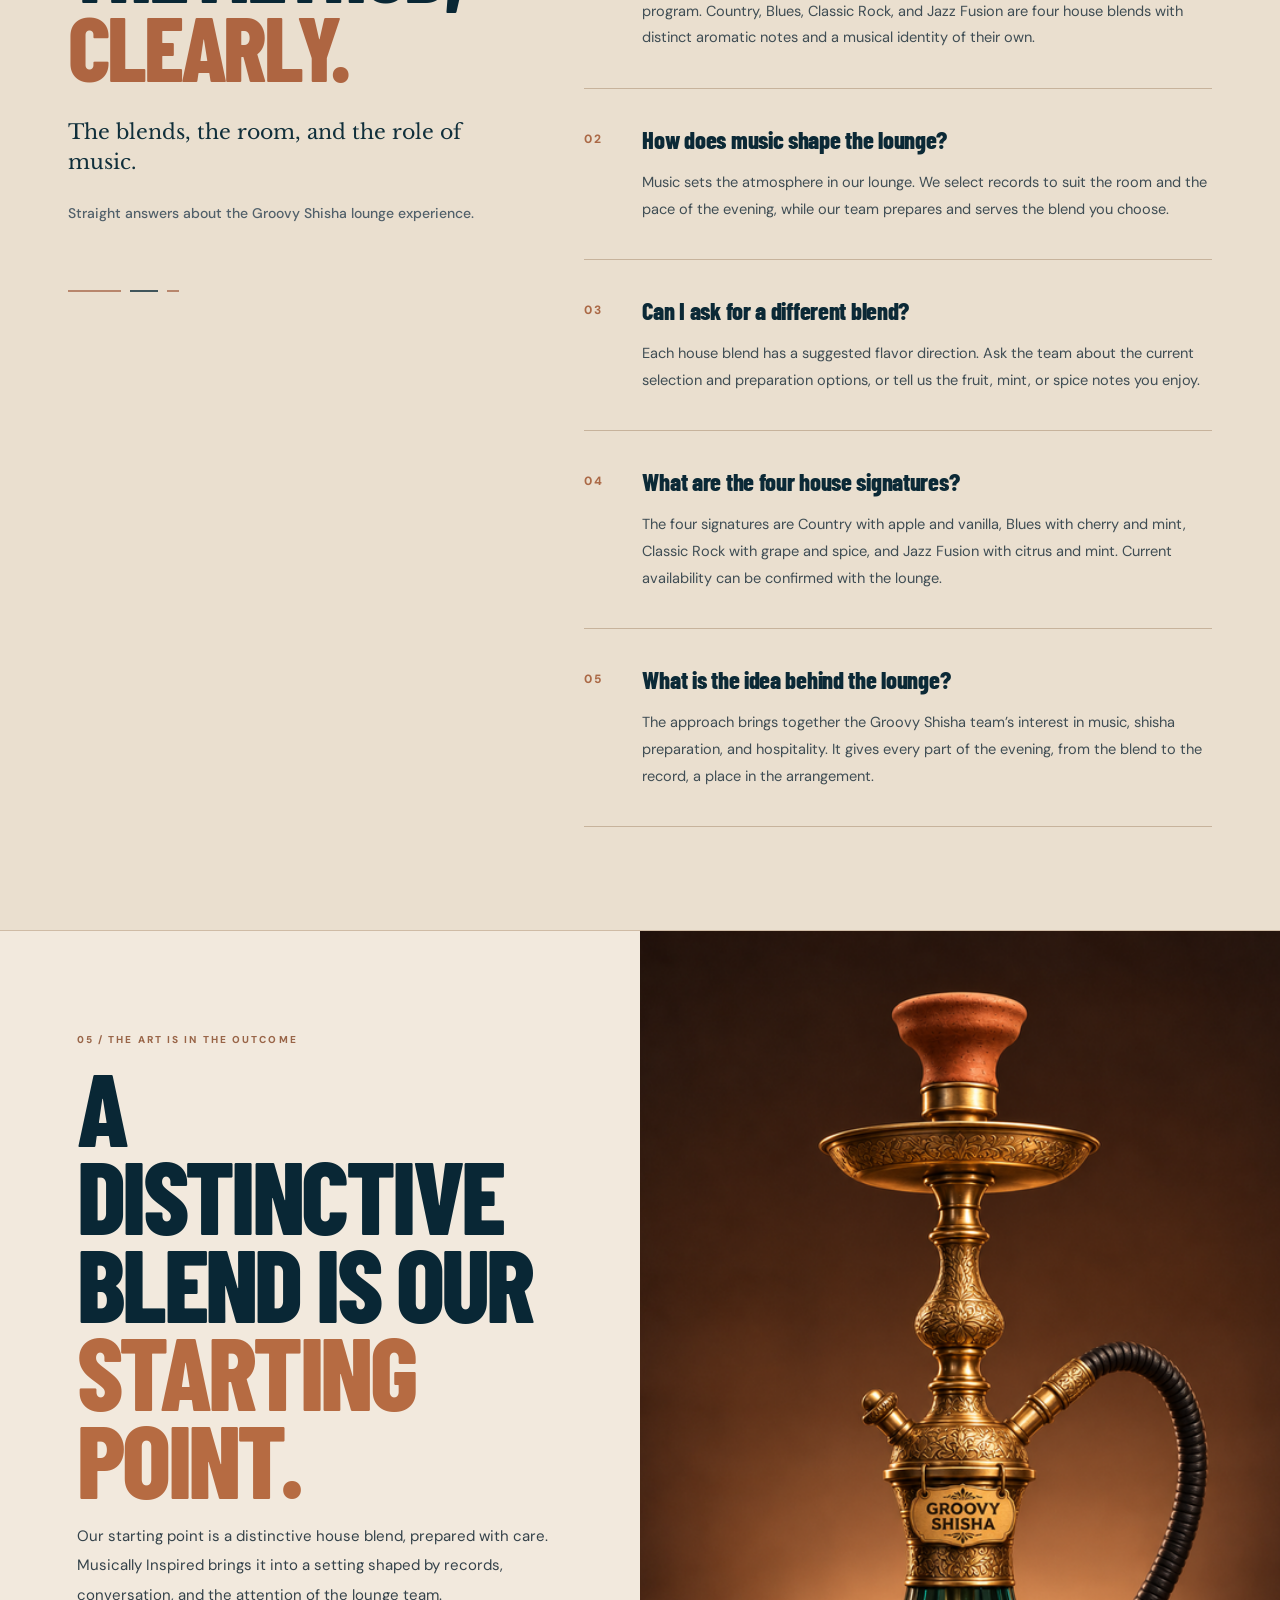
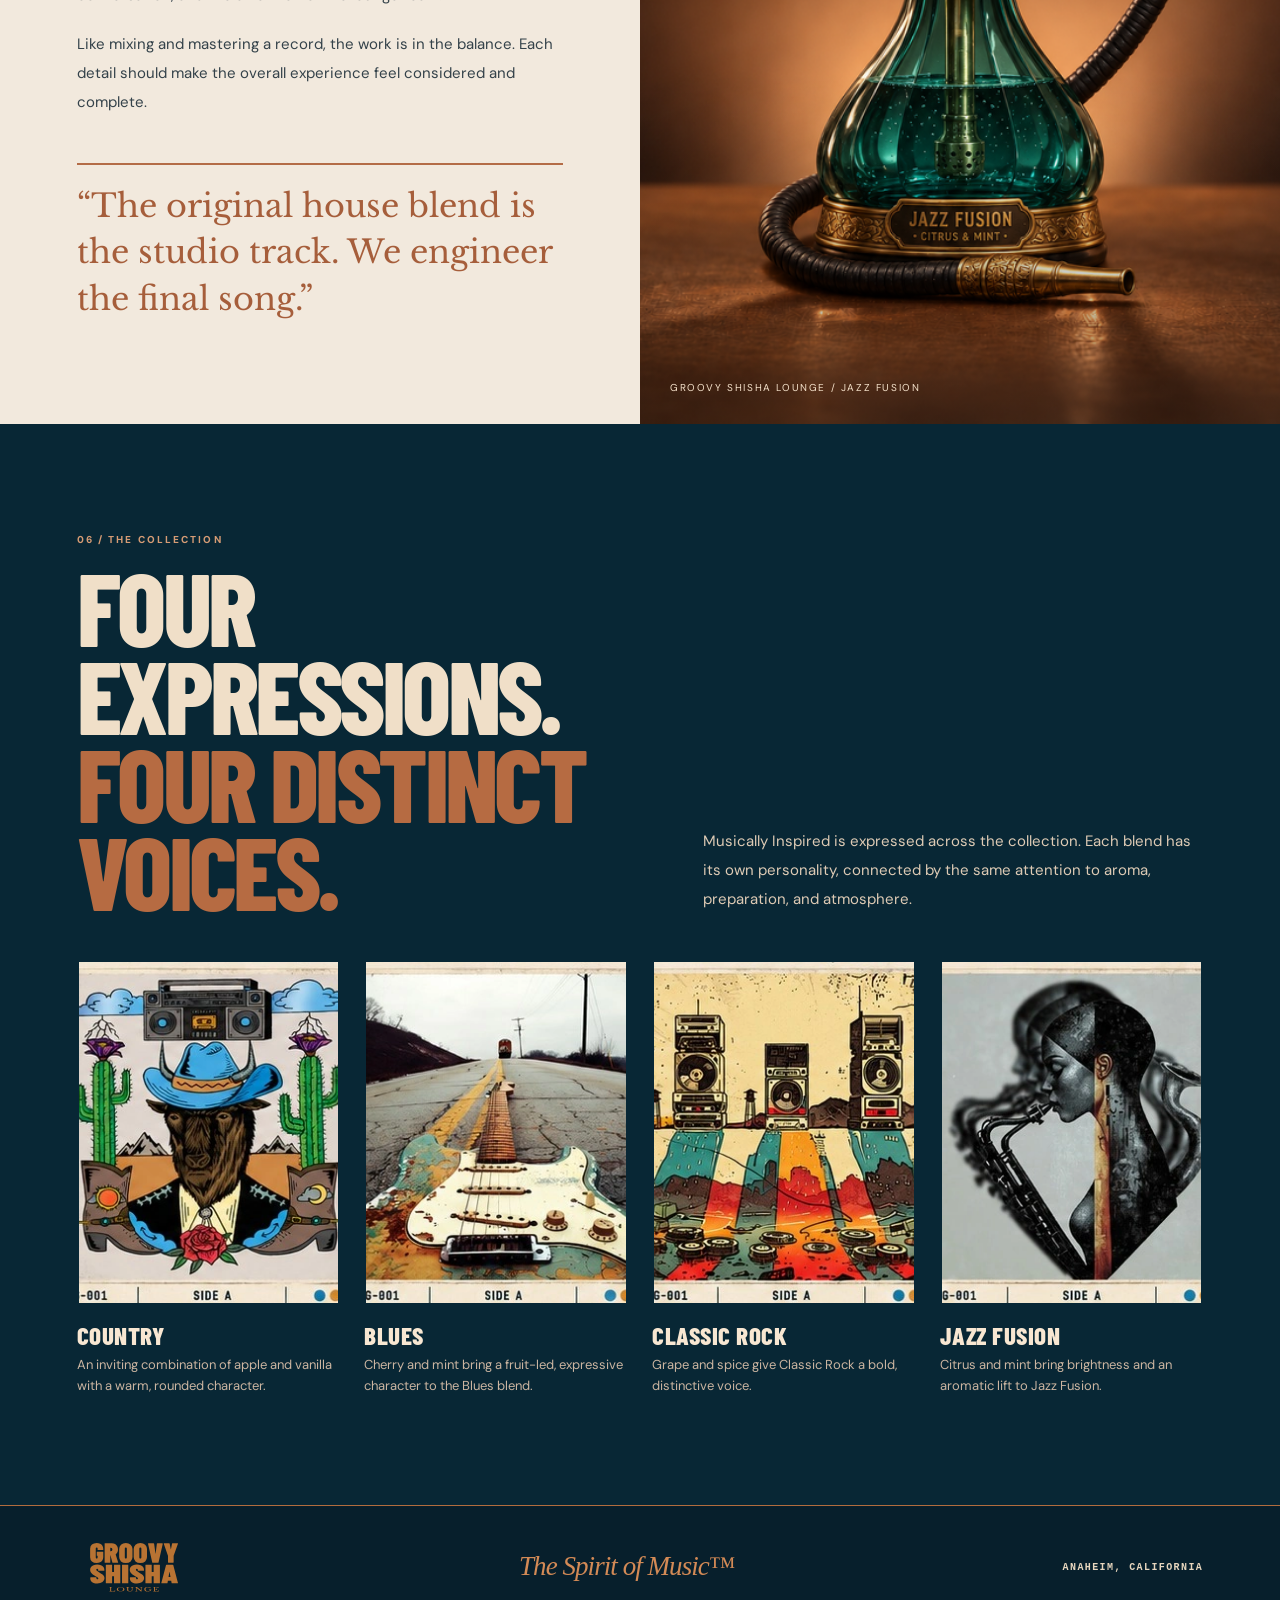
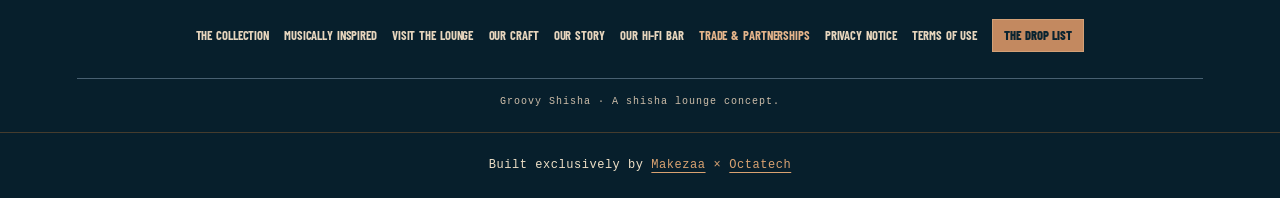
<file: musically-mastered.html>
<!DOCTYPE html>

<html lang="en"><head><meta charset="utf-8"/><meta content="width=device-width, initial-scale=1" name="viewport"/><meta content="light" name="color-scheme"/><title>Musically Inspired | Groovy Shisha Lounge</title><link href="https://groovy-shisha-demo-xdr-sams-projects.vercel.app/musically-mastered.html" rel="canonical"/><meta content="Groovy Shisha Lounge. Four distinctive house blends, thoughtfully prepared shisha, and a vinyl listening room. Discover Country, Blues, Classic Rock, and Jazz Fusion." name="description"/>
<link href="mm-site-shell.css" rel="stylesheet"/>
<style>
@import url('https://fonts.googleapis.com/css2?family=DM+Sans:wght@400;500;600;700;800&family=Barlow+Condensed:wght@500;600;700;800;900&family=Libre+Baskerville:ital,wght@0,400;0,700;1,400&display=swap');
:root{--ink:#092735;--ink2:#0a2e3f;--paper:#f0e5d3;--paper-deep:#e4d6c2;--copper:#bd754f;--bronze:#d89764;--cream:#fbf1e2;--hair:#c8b79e}
*{box-sizing:border-box}html{scroll-behavior:smooth}body{margin:0;background:var(--paper);color:var(--ink);font-family:'DM Sans',Arial,sans-serif}a{color:inherit;text-decoration:none}button{font:inherit;cursor:pointer}button:focus-visible,a:focus-visible{outline:3px solid var(--copper);outline-offset:4px}p{margin:0;line-height:1.68}img{display:block;max-width:100%}.kicker{font:700 10px/1.4 'DM Sans',Arial,sans-serif;letter-spacing:.19em;text-transform:uppercase}.display{font-family:'Barlow Condensed',Impact,'Arial Narrow',sans-serif;text-transform:uppercase;letter-spacing:-.023em;font-weight:800}.serif{font-family:'Libre Baskerville',Georgia,serif}.skip{position:absolute;left:8px;top:-100px;background:var(--paper);padding:12px;z-index:90}.skip:focus{top:8px}
.header{height:88px;background:#071e29;color:var(--cream);display:flex;align-items:center;justify-content:space-between;padding:8px clamp(22px,4.1vw,72px);border-bottom:1px solid rgba(255,255,255,.12);gap:32px}.logo{width:122px;height:66px;object-fit:contain}.header small{font-size:10px;font-weight:700;letter-spacing:.2em;color:#c5a88b}.nav{display:flex;flex-wrap:wrap;gap:24px;align-items:center}.nav a{font-size:10px;letter-spacing:.12em;font-weight:700;color:#f2e3cd;white-space:nowrap}.nav a.current{color:#e5a876}.nav a:hover{color:#e5a876}.navtoggle{display:none;background:none;border:1px solid #796957;color:#fff;padding:8px 10px;font-size:13px}
/* THE HERO IS A FULL-VIEW RECORDING'S SPECTRAL PORTRAIT, NOT A GRAPHIC SIDEBAR */
.hero{position:relative;isolation:isolate;background:#061d27;color:var(--cream);min-height:780px;display:grid;grid-template-rows:auto 1fr auto;overflow:hidden}.hero-bg{position:absolute;z-index:-2;inset:0;background-image:linear-gradient(90deg,rgba(3,19,28,.96) 0%,rgba(3,19,28,.83) 30%,rgba(3,19,28,.28) 66%,rgba(3,19,28,.13) 100%),linear-gradient(0deg,rgba(3,19,28,.84) 0%,transparent 42%),url("assets/mm-v6-art-01.webp");background-size:cover;background-position:center center}.hero:after{content:"";position:absolute;z-index:-1;inset:0;background:repeating-linear-gradient(0deg,transparent 0 6px,rgba(0,0,0,.06) 7px 8px);opacity:.28;pointer-events:none}.hero-top{margin:0 clamp(22px,4.1vw,72px);padding:23px 0;display:flex;align-items:center;justify-content:space-between;border-bottom:1px solid rgba(255,245,230,.23);gap:16px}.hero-top .kicker{color:#d7b99b}.hero-layout{display:grid;align-items:center;grid-template-columns:minmax(0,1fr) minmax(200px,40%);padding:72px clamp(22px,4.1vw,72px) 46px;gap:20px}.hero-text{max-width:810px}.hero-eyebrow{color:#f1c18d;padding:0 0 12px;display:block}.hero-overline{font:800 clamp(24px,3vw,43px)/.92 'Barlow Condensed',Impact,sans-serif;letter-spacing:.015em;text-transform:uppercase;margin:0 0 20px;color:#ead4bc}.hero h1{margin:0;font:800 clamp(75px,8.9vw,152px)/.82 'Barlow Condensed',Impact,sans-serif;letter-spacing:-.045em;text-transform:uppercase;max-width:820px}.hero h1 em{color:#db8958;font-style:normal}.hero h1 span{display:block}.hero-right-label{align-self:end;justify-self:end;text-align:right;padding:28px 0;color:#f0e1cf;max-width:280px}.hero-right-label .rule{display:block;width:170px;height:2px;background:#dca26c;margin-left:auto;margin-bottom:18px}.hero-right-label p{font:400 14px/1.8 'Libre Baskerville',Georgia,serif}.hero-bottom{padding:28px clamp(22px,4.1vw,72px) 40px;display:flex;justify-content:space-between;align-items:end;gap:28px;border-top:1px solid rgba(255,255,255,.2);background:rgba(4,27,37,.58)}.hero-intro{max-width:670px;color:#f0e3d4;font-size:15px;line-height:1.9}.hero-claim{font:700 14px/1.6 'Libre Baskerville',Georgia,serif;margin-bottom:10px;color:#e5b284}.hero-cta{display:flex;flex-wrap:wrap;gap:12px}.btn{display:inline-flex;align-items:center;justify-content:center;gap:18px;border:1px solid #c88959;padding:17px 21px;text-transform:uppercase;letter-spacing:.16em;font-size:11px;font-weight:800;min-width:195px}.btn.primary{background:#c58255;color:#071e28}.btn.alt{color:#f4e0c8;background:rgba(0,0,0,.09)}.btn:hover{filter:brightness(1.15)}
.spectral-key{display:flex;justify-content:space-between;gap:20px;background:#081f2b;color:#d8ae87;padding:12px clamp(22px,4.1vw,72px);font-size:9px;letter-spacing:.13em;text-transform:uppercase;border-top:1px solid rgba(255,255,255,.1)}
/* EDITORIAL CHAPTERS */
.chapter{padding:clamp(70px,8.5vw,135px) clamp(22px,6vw,108px)}.chapter-number{font-size:10px;letter-spacing:.21em;text-transform:uppercase;color:#996548;font-weight:800}.chapter h2{margin:16px 0 20px;font:800 clamp(62px,8vw,123px)/.86 'Barlow Condensed',Impact,sans-serif;letter-spacing:-.035em;text-transform:uppercase}.chapter h2 em{font-style:normal;color:#b66b42}.lede{font:400 clamp(19px,2.1vw,28px)/1.68 'Libre Baskerville',Georgia,serif}.bodycopy{font-size:15px;line-height:1.94;color:#34424a;max-width:700px}.fold-rule{border:0;height:1px;background:#b9a68e;margin:30px 0}
.lab{background:#f0e4d2;position:relative;isolation:isolate;overflow:hidden}.lab:before{content:"";position:absolute;z-index:-1;inset:0;opacity:.26;background:linear-gradient(#9fbaa2 1px,transparent 1px),linear-gradient(90deg,#9fbaa2 1px,transparent 1px);background-size:34px 34px}.lab-grid{display:grid;grid-template-columns:1fr 1.1fr;gap:clamp(38px,5vw,110px);align-items:center}.lab-head h2{max-width:640px}.lab-head p{max-width:630px}.lab-study{position:relative;padding:22px;background:#f9f0e4;box-shadow:22px 26px 0 rgba(33,51,57,.09);border:1px solid #cbb8a0}.lab-caption{display:flex;justify-content:space-between;align-items:center;gap:20px;padding-bottom:16px;font-size:10px;letter-spacing:.14em;text-transform:uppercase;font-weight:800;color:#82593d}.lab-figure{overflow:hidden;position:relative;border:1px solid #a6907b;aspect-ratio:1.44}.lab-figure img{width:100%;height:100%;object-fit:cover}.lab-figure:after{content:"";position:absolute;inset:0;border:12px solid transparent;pointer-events:none}.lab-scale{display:flex;justify-content:space-between;gap:8px;color:#795f4e;font-size:10px;margin-top:10px;letter-spacing:.1em;text-transform:uppercase}.lab-copy{padding-top:20px;font-size:15px;line-height:1.85;color:#18303c}.lab-footer{display:flex;justify-content:space-between;gap:10px;padding-top:18px;border-top:1px solid #d5bfa4;margin-top:20px;font-size:10px;color:#906f54;letter-spacing:.13em;text-transform:uppercase}.lab-disclaimer{max-width:420px}
/* THE VISUAL CENTERPIECE: A GIANT, REAL SPECTRAL LANDSCAPE + EDITORIAL OUTCOME TRIPTYCH (NO PROCESS DIAGRAM) */
.platform{background:#092532;color:var(--paper);padding:0}.platform-heading{padding:clamp(72px,8vw,120px) clamp(22px,6vw,108px) 52px;display:grid;grid-template-columns:1fr .8fr;align-items:end;gap:50px}.platform-heading h2{margin-bottom:0;max-width:670px}.platform-heading .lede{color:#dcc8b0;max-width:590px}.platform .chapter-number{color:#dfa87b}.platform-art{position:relative;background:#061d27;min-height:570px;overflow:hidden}.platform-art img{position:absolute;inset:0;width:100%;height:100%;object-fit:cover;object-position:center 54%;filter:contrast(1.1) saturate(1.15)}.platform-art:after{content:"";position:absolute;inset:0;background:linear-gradient(0deg,rgba(4,27,37,.92),rgba(4,27,37,.06) 62%,rgba(4,27,37,.25))}.platform-overlay{position:absolute;z-index:1;bottom:0;left:0;right:0;display:flex;justify-content:space-between;align-items:end;gap:30px;padding:34px clamp(22px,6vw,108px)}.platform-overlay .big{font:800 clamp(46px,6.5vw,105px)/.85 'Barlow Condensed',Impact,sans-serif;text-transform:uppercase;letter-spacing:-.025em;max-width:780px}.platform-overlay .small{max-width:330px;letter-spacing:.16em;text-transform:uppercase;color:#e7b98b;font-weight:800;font-size:11px;text-align:right}.platform-editorial{padding:66px clamp(22px,6vw,108px) 80px;display:grid;grid-template-columns:repeat(3,minmax(0,1fr));gap:clamp(22px,4vw,74px);border-top:1px solid rgba(255,255,255,.14)}.editorial-outcome{border-top:2px solid #bd805b;padding-top:18px}.editorial-outcome .number{font-weight:700;color:#d39d77;font-size:10px;letter-spacing:.17em;text-transform:uppercase}.editorial-outcome h3{font:800 clamp(33px,3.2vw,52px)/1 'Barlow Condensed',Impact,sans-serif;text-transform:uppercase;letter-spacing:-.02em;margin:16px 0 15px;color:#f5e6d3}.editorial-outcome p{color:#d3c1ab;font-size:14px;line-height:1.95}.platform-disclaimer{padding:0 clamp(22px,6vw,108px) 50px;color:#b89e85;font-size:11px;line-height:1.7;letter-spacing:.04em}
/* EVIDENCE IS AN ACTUAL EDITORIAL TEXT DOCUMENT; NO FICTIONAL BEFORE-AFTER LAB FIGURES */
.evidence{background:#e7d9c5;color:var(--ink)}.evidence-layout{display:grid;grid-template-columns:.82fr 1.18fr;gap:clamp(40px,7vw,120px);align-items:start}.evidence h2{max-width:800px}.evidence .lede{max-width:510px}.document{background:#fbf3e8;padding:clamp(26px,3.5vw,57px);border-top:7px solid #092b3c;box-shadow:16px 20px 0 rgba(62,53,42,.08)}.document-top{display:flex;justify-content:space-between;gap:20px;padding-bottom:22px;border-bottom:1px solid #bca993;color:#86654e}.document-title{font:800 clamp(28px,3vw,44px)/.95 'Barlow Condensed',Impact,sans-serif;letter-spacing:-.025em;text-transform:uppercase;margin:30px 0}.document dl{margin:0}.document dl div{padding:20px 0;border-top:1px solid #ddcbb6}.document dt{font-size:10px;font-weight:800;letter-spacing:.15em;text-transform:uppercase;color:#935e42;margin-bottom:8px}.document dd{font:15px/1.82 'DM Sans',Arial,sans-serif;margin:0}.document-foot{padding-top:22px;border-top:1px solid #bca993;color:#826a59;font-size:10px;line-height:1.7;letter-spacing:.04em}
/* WHERE TECHNOLOGY MEETS THE BOTTLE */
.outcome{background:#f2e9dd;padding:0}.outcome-grid{display:grid;grid-template-columns:1fr 1fr;min-height:660px}.outcome-copy{padding:clamp(72px,8vw,125px) clamp(22px,6vw,108px);display:flex;flex-direction:column;justify-content:center}.outcome-copy h2{max-width:800px}.outcome-copy .bodycopy{max-width:650px}.pullquote{margin:46px 0 0;padding:18px 0 0;border-top:2px solid #b46c46;color:#a65e3b;font:400 clamp(23px,2.5vw,37px)/1.45 'Libre Baskerville',Georgia,serif}.photo-panel{background:#2c211b;position:relative;min-height:680px;overflow:hidden}.photo-panel img{width:100%;height:100%;object-fit:cover;object-position:center;position:absolute;inset:0}.photo-panel:before{content:"";position:absolute;inset:0;z-index:1;background:linear-gradient(0deg,rgba(0,0,0,.35),transparent 32%)}.photo-note{position:absolute;z-index:2;bottom:30px;left:30px;right:30px;color:#f5e2cb;font-size:10px;letter-spacing:.16em;text-transform:uppercase}
/* FOUR OFFICIAL ORIGINAL ALBUM COVERS */
.collection{background:#082735;color:#f0dfc8}.collection-top{display:flex;justify-content:space-between;align-items:end;gap:60px;margin-bottom:45px}.collection h2{max-width:800px;margin-bottom:0}.collection .bodycopy{color:#decbb5;max-width:500px}.covers{display:grid;grid-template-columns:repeat(4,minmax(0,1fr));gap:24px}.cover{display:block;padding:0;min-width:0}.cover img{width:100%;aspect-ratio:1;object-fit:cover;border:2px solid transparent;transition:transform .23s ease,border .23s ease}.cover:hover img,.cover:focus-visible img{transform:translateY(-5px);border-color:#d69264}.cover h3{font:800 25px/1 'Barlow Condensed',Impact,sans-serif;text-transform:uppercase;letter-spacing:.02em;margin:18px 0 6px;color:#f8e7d2}.cover p{font-size:13px;color:#cbb5a1;line-height:1.65}.collection-bottom{padding-top:70px;display:flex;justify-content:space-between;align-items:end;gap:20px}.collection-bottom strong{font:800 clamp(38px,5vw,80px)/.92 'Barlow Condensed',Impact,sans-serif;text-transform:uppercase;letter-spacing:-.02em}.collection-bottom .btn{color:#f9e6cf}.footer{background:#041b25;color:#c0a48a;padding:35px clamp(22px,6vw,108px);display:flex;align-items:center;justify-content:space-between;gap:25px;font-size:11px;letter-spacing:.06em}.footer a:hover{text-decoration:underline}.footer .name{font:800 21px/1 'Barlow Condensed',Impact,sans-serif;color:#e6c09d;letter-spacing:.06em;text-transform:uppercase}
/* editorial response */
@media(max-width:1180px){.nav{gap:13px}.nav a{font-size:9px}.hero-layout{grid-template-columns:1fr}.hero-right-label{display:none}.hero-bottom{align-items:stretch;flex-direction:column}.lab-grid,.evidence-layout{grid-template-columns:1fr}.platform-heading{grid-template-columns:1fr}.outcome-copy{padding:60px 38px}.collection-top{display:block}.collection-top .bodycopy{margin-top:30px}}
@media(max-width:850px){.header{height:auto;min-height:72px;position:relative}.logo{width:100px;height:55px}.header small{display:none}.navtoggle{display:block}.nav{display:none;position:absolute;z-index:30;left:0;right:0;top:100%;background:#061d28;padding:22px;flex-direction:column;align-items:flex-start;gap:24px;box-shadow:0 20px 25px rgba(0,0,0,.3)}.nav.open{display:flex}.nav a{font-size:12px}.hero{min-height:0}.hero-layout{padding-top:70px;padding-bottom:100px}.hero h1{font-size:clamp(66px,14vw,113px)}.hero-bg{background-image:linear-gradient(90deg,rgba(3,19,28,.86),rgba(3,19,28,.28)),linear-gradient(0deg,rgba(3,19,28,.9),transparent 65%),url("assets/mm-v6-art-01.webp");background-position:65% center}.hero-bottom{padding-bottom:36px}.platform-editorial{grid-template-columns:1fr}.platform-art{min-height:440px}.platform-overlay{flex-direction:column;align-items:flex-start}.platform-overlay .small{text-align:left}.outcome-grid{grid-template-columns:1fr}.photo-panel{min-height:520px}.collection-bottom{display:block}.collection-bottom .btn{margin-top:30px}.covers{grid-template-columns:repeat(2,1fr)}}
@media(max-width:520px){.hero-top .kicker:last-child{display:none}.hero-layout{padding-top:68px;padding-bottom:68px}.hero h1{font-size:clamp(60px,15.6vw,84px)}.hero-overline{font-size:25px}.hero-bg{background-position:58% center}.hero-claim{font-size:13px}.hero-intro{font-size:14px}.hero-cta{display:flex;flex-direction:column;width:100%}.btn{width:100%}.spectral-key{flex-direction:column;gap:6px}.chapter{padding:66px 22px}.chapter h2{font-size:clamp(58px,14vw,78px)}.lab-study{padding:15px;box-shadow:8px 10px 0 rgba(33,51,57,.09)}.lab-caption{gap:9px;font-size:9px}.platform-heading{padding:70px 22px 36px}.platform-art{min-height:340px}.platform-overlay{padding:18px 22px}.platform-overlay .big{font-size:51px}.platform-overlay .small{display:none}.platform-editorial{padding:50px 22px;gap:37px}.platform-disclaimer{padding:0 22px 40px}.outcome-copy{padding:70px 22px}.photo-panel{min-height:470px}.covers{gap:15px}.cover h3{font-size:22px}.cover p{font-size:11px}.footer{display:block}.footer>*{display:block;margin:10px 0}}
@media(prefers-reduced-motion:reduce){html{scroll-behavior:auto}.cover img{transition:none}}
/* At narrow-phone widths, prevent Section 05 grid contents from setting the minimum page width. */
@media (max-width: 350px){.outcome-grid{grid-template-columns:minmax(0,1fr)}.outcome-copy,.outcome-grid .photo-panel{min-width:0}}
/* Mobile containment of the final Collection headline. Preserve all desktop lettering and typefaces. */
@media (max-width: 520px){
  .collection-top > div{min-width:0;max-width:100%}
  .collection-top h2{font-size:clamp(33px,10.2vw,51px);line-height:.91;letter-spacing:-.035em;max-width:100%}
}


/* V6.1 evidence re-art-direction — EDITORIAL TYPOGRAPHY, NOT FICTIONAL DATA VIZ. */
.evidence{
  background:
    radial-gradient(ellipse at 5% 12%, rgba(255,221,174,.16),transparent 44%),
    linear-gradient(132deg,#b65b38 0%,#bf7046 46%,#8e422f 100%);
  color:#fff0dd;
  position:relative;
  overflow:hidden;
  padding-top:clamp(100px,10vw,180px);
  padding-bottom:clamp(100px,10vw,180px)
}
.evidence:before{
  content:"04";position:absolute;left:-.08em;top:-.16em;
  font:900 clamp(420px,54vw,980px)/1 'Barlow Condensed',Impact,sans-serif;
  color:rgba(20,40,49,.09);letter-spacing:-.12em;pointer-events:none
}
.evidence:after{
  content:"";position:absolute;inset:0;pointer-events:none;opacity:.3;
  background:repeating-linear-gradient(0deg,transparent 0 82px,rgba(255,238,218,.09) 83px 84px)
}
.evidence-layout{
  display:grid;grid-template-columns:minmax(0,1.05fr) minmax(0,.95fr);
  gap:clamp(30px,5.3vw,105px);align-items:stretch;
  max-width:1740px;margin:0 auto;position:relative;z-index:1
}
.evidence-lead{display:flex;flex-direction:column;justify-content:space-between;min-width:0}
.evidence .chapter-number{
  color:#fff0dc;letter-spacing:.22em;border-top:2px solid rgba(255,239,216,.65);
  padding-top:18px;display:inline-block
}
.evidence h2{
  color:#fff4e5;max-width:1050px;
  font:800 clamp(90px,9.4vw,169px)/.79 'Barlow Condensed',Impact,sans-serif;
  letter-spacing:-.045em;text-transform:uppercase;
  margin:34px 0 clamp(50px,7.5vw,128px)
}
.evidence h2 em{color:#102d3b;font-style:normal;display:block;letter-spacing:-.045em}
.evidence .lede{
  color:#fff4e5;max-width:700px;
  font:400 clamp(20px,2.1vw,30px)/1.6 'Libre Baskerville',Georgia,serif;
  margin-top:auto
}
.evidence .bodycopy{color:#f8e4d2;max-width:660px;font-size:15px;line-height:1.94}
.evidence .bodycopy[style]{margin-top:23px!important}
.document{
  background:#092735;color:#f5e9d8;box-shadow:25px 26px 0 rgba(36,31,27,.14);
  border:1px solid rgba(255,235,213,.18);border-top:8px solid #f3d5ab;
  padding:clamp(28px,4vw,70px);position:relative;overflow:hidden;
  display:flex;flex-direction:column;justify-content:center
}
.document:before{
  content:"";position:absolute;inset:0;
  background:linear-gradient(rgba(237,205,167,.065) 1px,transparent 1px),linear-gradient(90deg,rgba(237,205,167,.065) 1px,transparent 1px);
  background-size:34px 34px;opacity:.34;pointer-events:none
}
.document>*{position:relative;z-index:1}
.document-top{border-bottom:1px solid rgba(247,223,196,.32);padding-bottom:22px;
  color:#e9be91;font-weight:800;letter-spacing:.17em
}
.document-title{color:#f4e8d7;
  font:800 clamp(39px,4.2vw,76px)/.89 'Barlow Condensed',Impact,sans-serif;
  margin:36px 0 25px;text-transform:uppercase;letter-spacing:-.028em
}
.document dl{margin:0;counter-reset:observation}
.document dl div{
  border-top:1px solid rgba(242,217,184,.24);padding:22px 0 24px 54px;
  position:relative;counter-increment:observation
}
.document dl div:before{
  content:counter(observation, decimal-leading-zero);position:absolute;top:23px;left:0;
  color:#d29a6e;font:800 20px/1 'Barlow Condensed',Impact,sans-serif;letter-spacing:.07em
}
.document dt{font-size:11px;font-weight:800;letter-spacing:.15em;
  text-transform:uppercase;color:#eca977;margin-bottom:10px
}
.document dd{font:400 clamp(14px,1.1vw,17px)/1.8 'DM Sans',Arial,sans-serif;
  color:#f2e2cf;margin:0;max-width:560px
}
@media(max-width:1180px){
 .evidence-layout{grid-template-columns:1fr;gap:54px}
 .evidence h2{max-width:820px;font-size:clamp(90px,12.5vw,145px);margin:30px 0 46px}
 .document{max-width:1000px}
}
@media(max-width:650px){
 .evidence{padding:80px 22px 90px}
 .evidence:before{top:-.16em;font-size:125vw}
 .evidence h2{font-size:clamp(68px,13vw,102px);line-height:.84;letter-spacing:-.04em;margin:32px 0 34px}
 .evidence .lede{font-size:20px}
 .evidence .bodycopy{font-size:14px;line-height:1.85}
 .document{padding:32px 22px 35px;box-shadow:12px 12px 0 rgba(36,31,27,.15)}
 .document-top{font-size:9px;gap:12px}
 .document-title{font-size:clamp(43px,10vw,58px)}
 .document dl div{padding:17px 0 19px 41px}
 .document dl div:before{top:19px;font-size:18px}
 .document dd{font-size:14px}
}

/* V6.2: Section 04 visual reset — monumental editorial proof, no fictional lab data */
.evidence{background:#071d29!important;color:#f3e6d5!important;position:relative;overflow:hidden;padding:clamp(56px,6.3vw,110px) clamp(22px,5.3vw,100px) clamp(70px,7vw,120px)!important}
.evidence:before,.evidence:after{content:none!important;display:none!important}
.s04-masthead{display:flex;justify-content:space-between;gap:20px;border-top:1px solid rgba(243,230,213,.45);padding-top:19px;font:700 11px/1.4 'DM Sans',Arial,sans-serif;letter-spacing:.18em;text-transform:uppercase;color:#e7a778}
.evidence .s04-masthead .chapter-number{border:0!important;padding:0!important;margin:0!important;color:inherit!important;letter-spacing:inherit!important}
.s04-reg{color:#b4a28f;text-align:right}
.s04-impact{margin:clamp(55px,7vw,115px) -1.4vw 0;position:relative;z-index:1}
.s04-giant{display:block;font:800 clamp(75px,12.4vw,235px)/.78 'Barlow Condensed',Impact,sans-serif;letter-spacing:-.045em;text-transform:uppercase;white-space:nowrap;color:#f3e6d5}
.s04-second{padding-left:clamp(3px,6vw,112px);white-space:normal}
.s04-second em{color:#d77c50;font-style:normal}
.s04-axis{display:flex;align-items:center;gap:18px;margin:clamp(32px,4vw,72px) 0 clamp(65px,8vw,145px);font:800 10px/1.5 'DM Sans',Arial,sans-serif;letter-spacing:.20em;color:#e4a47b}
.s04-axis i{height:1px;flex:1;background:rgba(243,230,213,.27)}
.s04-editorial{display:grid;grid-template-columns:minmax(0,.84fr) minmax(0,1.16fr);gap:clamp(42px,8vw,135px);align-items:start;border-top:1px solid rgba(243,230,213,.35);padding-top:clamp(34px,5vw,85px)}
.s04-tiny{display:block;font:800 11px/1.5 'DM Sans',Arial,sans-serif;letter-spacing:.17em;color:#e4a47b;text-transform:uppercase}
.s04-thesis p{font:400 clamp(23px,2.55vw,44px)/1.5 'Libre Baskerville',Georgia,serif;letter-spacing:-.025em;color:#eadccb;margin:30px 0 0;max-width:750px}
.s04-thesis strong{font-weight:700;color:#fff6e8}
.s04-statement{position:relative;border-left:6px solid #d77c50;padding-left:clamp(23px,3vw,54px)}
.s04-statement h3{font:800 clamp(53px,6.2vw,116px)/.88 'Barlow Condensed',Impact,sans-serif;letter-spacing:-.035em;color:#f6e8d5;margin:26px 0 28px;text-transform:uppercase}
.s04-statement h3 em{font-style:normal;color:#d77c50}
.s04-statement p{font:400 clamp(15px,1.25vw,19px)/1.85 'DM Sans',Arial,sans-serif;color:#dbcbb8;max-width:670px;margin:0}
.s04-bottom{display:grid;grid-template-columns:repeat(2,minmax(0,1fr));gap:clamp(25px,4vw,75px);margin-top:clamp(70px,8vw,140px);padding-top:29px;border-top:1px solid rgba(243,230,213,.35)}
.s04-rulebox{border-top:4px solid #c57a54;padding-top:22px}
.s04-rulebox p{font:400 clamp(14px,1.16vw,17px)/1.85 'DM Sans',Arial,sans-serif;max-width:540px;color:#e9ddce;margin:20px 0 0}
@media(max-width:1100px){.s04-editorial{grid-template-columns:1fr;gap:60px}.s04-impact{margin-left:0;margin-right:0}.s04-giant{font-size:clamp(72px,12vw,135px)}.s04-bottom{grid-template-columns:1fr 1fr}}
@media(max-width:680px){.evidence{padding:54px 20px 76px!important}.s04-masthead{font-size:9px}.s04-reg{max-width:110px}.s04-impact{margin-top:58px}.s04-giant{font-size:clamp(51px,12vw,82px);line-height:.85;white-space:normal}.s04-second{padding-left:0}.s04-axis{font-size:8px;gap:8px;letter-spacing:.07em;margin:35px 0 75px}.s04-editorial{gap:57px;padding-top:32px}.s04-thesis p{font-size:23px}.s04-statement{padding-left:22px;border-left-width:4px}.s04-statement h3{font-size:clamp(46px,12vw,75px)}.s04-bottom{grid-template-columns:1fr;gap:30px;margin-top:76px}.s04-rulebox p{margin-top:12px}}

/* Section 05: on narrow displays, preserve the entire original bottle photograph.
   The desktop edge-to-edge cover treatment remains unchanged. */
@media (max-width:850px) {
  .outcome .photo-panel { min-height: 0; height: auto; overflow: hidden; }
  .outcome .photo-panel img {
    display: block;
    position: relative;
    inset: auto;
    width: 100%;
    height: auto;
    max-height: none;
    object-fit: contain;
    object-position: center top;
  }
}

/* V6 page integrates the approved product-page site footer and official mobile navigation */
.site-footer{box-sizing:border-box}
.site-footer .footer-phrase{font-family:Georgia,serif;font-size:27px;font-style:italic;font-weight:400;line-height:1.25;letter-spacing:-.035em;text-transform:none;color:#d38a56}
.site-footer .footer-logo img{display:block;width:108px;height:52px;object-fit:contain}
.site-footer .footer-primary{min-width:0}
.site-footer .footer-primary > span:last-child{white-space:nowrap}
@media(max-width:700px){.site-footer .footer-primary{display:flex;flex-direction:column;align-items:center;gap:13px;text-align:center}.site-footer .footer-phrase{font-size:27px}}

/* V6.8 / Musically Mastered educational liner notes. Scoped to this section only. */
.mm-qa{background:#eadfcf;color:#092735;padding:clamp(68px,8vw,126px) clamp(22px,5.3vw,100px);border-top:4px solid #bb7651;border-bottom:1px solid #cfbba5;position:relative;overflow:hidden}
.mm-qa-inner{max-width:1560px;margin:0 auto;display:grid;grid-template-columns:minmax(0,.85fr) minmax(0,1.25fr);gap:clamp(45px,7vw,124px);align-items:start}
.mm-qa-intro{min-width:0;position:relative}
.mm-qa .chapter-number{display:block;color:#9d5a3c;font-weight:800;letter-spacing:.19em}
.mm-qa h2{font:800 clamp(64px,7.1vw,112px)/.87 'Barlow Condensed',Impact,'Arial Narrow',sans-serif;letter-spacing:-.04em;margin:25px 0 32px;text-transform:uppercase;max-width:680px}
.mm-qa h2 em{color:#ae6541;font-style:normal}
.mm-qa-deck{font:400 clamp(18px,1.6vw,25px)/1.48 'Libre Baskerville',Georgia,serif;color:#102f3b;max-width:480px}
.mm-qa-subdeck{font:500 14px/1.9 'DM Sans',Arial,sans-serif;color:#51606a;max-width:435px;margin-top:22px}
.mm-qa-grooves{display:flex;gap:9px;align-items:center;margin-top:64px;opacity:.75}
.mm-qa-grooves span{display:block;width:53px;height:2px;background:#a8694b}.mm-qa-grooves span:nth-child(2){width:28px;background:#092735}.mm-qa-grooves span:nth-child(3){width:12px;background:#a8694b}
.mm-qa-list{min-width:0;border-top:2px solid #142e3a}
.mm-qa-item{display:grid;grid-template-columns:37px minmax(0,1fr);gap:clamp(14px,1.65vw,28px);padding:clamp(25px,2.8vw,42px) 0;border-bottom:1px solid #c7b39c}
.mm-qa-count{font:800 12px/1.55 'DM Sans',Arial,sans-serif;letter-spacing:.13em;color:#ab6946;padding-top:5px}
.mm-qa-answer{min-width:0}
.mm-qa-answer h3{font:800 clamp(21px,1.9vw,30px)/1.2 'Barlow Condensed',Impact,'Arial Narrow',sans-serif;letter-spacing:-.012em;color:#0b2936;margin:0 0 16px;text-transform:none}
.mm-qa-answer p{font:400 clamp(14px,1.14vw,17px)/1.83 'DM Sans',Arial,sans-serif;color:#3f4d54;margin:0;max-width:740px}
@media(max-width:1000px){.mm-qa-inner{grid-template-columns:1fr;gap:44px}.mm-qa-intro{max-width:740px}.mm-qa h2{font-size:clamp(65px,10vw,96px);margin-bottom:25px}.mm-qa-grooves{margin-top:24px}.mm-qa-list{max-width:900px}}
@media(max-width:600px){.mm-qa{padding:62px 22px 75px}.mm-qa-inner{gap:38px}.mm-qa h2{font-size:clamp(53px,13vw,72px);margin-top:18px;margin-bottom:25px}.mm-qa-deck{font-size:19px}.mm-qa-subdeck{font-size:13px;line-height:1.8;margin-top:16px}.mm-qa-grooves{margin-top:22px}.mm-qa-item{grid-template-columns:25px minmax(0,1fr);gap:12px;padding:26px 0}.mm-qa-count{font-size:10px;padding-top:4px}.mm-qa-answer h3{font-size:23px;margin-bottom:11px}.mm-qa-answer p{font-size:14px;line-height:1.78}}
</style>
<meta content="website" property="og:type"/>
<meta content="Groovy Shisha Lounge" property="og:site_name"/>
<meta content="Musically Inspired | Groovy Shisha Lounge" property="og:title"/>
<meta content="Groovy Shisha Lounge. Four distinctive house blends, thoughtfully prepared shisha, and a vinyl listening room. Discover Country, Blues, Classic Rock, and Jazz Fusion." property="og:description"/>
<meta content="https://groovy-shisha-demo-xdr-sams-projects.vercel.app/musically-mastered.html" property="og:url"/>
<meta content="https://groovy-shisha-demo-xdr-sams-projects.vercel.app/assets/mm-v6-art-01.webp" property="og:image"/>
<meta content="Musically Inspired — Groovy Shisha Lounge approved artwork" property="og:image:alt"/>
<meta content="2500" property="og:image:width"/>
<meta content="1300" property="og:image:height"/>
<meta content="summary_large_image" name="twitter:card"/>
<script type="application/ld+json">{"@context":"https://schema.org","@graph":[{"@type":"BreadcrumbList","itemListElement":[{"@type":"ListItem","position":1,"name":"Home","item":"https://groovy-shisha-demo-xdr-sams-projects.vercel.app/"},{"@type":"ListItem","position":2,"name":"Musically Inspired","item":"https://groovy-shisha-demo-xdr-sams-projects.vercel.app/musically-mastered"}]}]}</script>
<!-- Stone Groove Spirits 21+ self-affirmation: site-wide, 2-hour remember -->
<link href="sg-trade/sg-trade-nav.css" rel="stylesheet"/>
<link href="sg-trade/sg-header-readability.css" rel="stylesheet"/><link href="sg-drop-list/drop-list.css" rel="stylesheet"/>
<script defer="" src="sg-drop-list/drop-list.js"></script>
<link href="sg-drop-list/sg-nav-refinement.css" rel="stylesheet"/>
<meta content="noindex,nofollow" name="robots"/><link href="demo.css" rel="stylesheet"/></head><body>
<a class="skip" href="musically-mastered.html#main">Skip to content</a>
<header class="site-header" id="page-top"><div class="header-brand"><a aria-label="Groovy Shisha Lounge home" class="logo-link" href="index.html"><img alt="Groovy Shisha Lounge — official copper logo" height="61" src="assets/stone-groove-spirits-logo-copper-master.svg" width="125"/></a><span class="header-location">ANAHEIM, CA</span></div><div class="sg-menu-control"><input aria-label="Mobile navigation open" class="sg-menu-state" id="sg-menu-state" type="checkbox"/><label aria-label="Toggle navigation" class="sg-menu-toggle" for="sg-menu-state"><span>MENU</span><span aria-hidden="true" class="sg-menu-icon">☰</span></label><label aria-hidden="true" class="sg-menu-backdrop" for="sg-menu-state"></label><nav aria-label="Main navigation" class="site-nav sg-menu-nav" id="site-nav"><a href="collection.html">THE COLLECTION</a><a aria-current="page" href="musically-mastered.html">MUSICALLY INSPIRED</a><a href="where-to-buy.html">VISIT THE LOUNGE</a><a href="craft.html">OUR CRAFT</a><a href="story.html">OUR STORY</a><a class="sg-trade-nav-link" href="trade-partnerships.html">TRADE &amp; PARTNERSHIPS</a><a href="where-to-buy.html" rel="noopener noreferrer">OUR HI-FI BAR ↗</a><a class="sgdl-nav-cta" data-sg-drop-list-open="" href="musically-mastered.html#the-drop-list">THE DROP LIST</a></nav></div></header>
<main id="main">
<section class="hero" id="top"><div aria-label="Authentic spectrogram created from an original digital performance of a public-domain Beethoven motif" class="hero-bg" role="img"></div><div class="hero-top"><span class="kicker">Groovy Shisha Lounge / Musically Inspired</span><span class="kicker">The Spirit of Music™ · MM / 001</span></div>
<div class="hero-layout"><div class="hero-text"><span class="hero-eyebrow kicker">A proprietary approach to flavor</span><h2 class="hero-overline">Musically Inspired</h2><h1><span>Sound is</span><span><em>Rhythm.</em></span><span>Flavor is</span><span><em>Character.</em></span></h1></div><div class="hero-right-label"><span class="rule"></span><p>Music is art. Every session has its own rhythm.</p></div></div>
<div class="hero-bottom"><div class="hero-intro"><div class="hero-claim">Musically Inspired brings them together.</div><p>Our Musically Inspired approach pairs carefully prepared shisha with records chosen for the room. Aroma, lighting, and sound come together to give each house blend a distinctive setting.</p><p class="serif" style="margin-top:12px;color:#dba679">The music is part of the evening, from the first track to the last.</p></div></div></section>
<div class="spectral-key"><span>Spectral portrait / Analysis of an original Beethoven-motif digital study</span><span>Visual source: audio frequencies over time</span></div>
<section class="chapter lab" id="what"><div class="lab-grid"><div class="lab-head"><div class="chapter-number">02 / The Idea · Physics Meets Chemistry</div><h2>Music as <em>mood.</em> Shisha as <em>ritual.</em></h2><p class="lede">At Groovy Shisha, music sets the pace of the evening. The blend and the listening room belong to the same experience.</p><p class="bodycopy" style="margin-top:20px">Musically Inspired is our way of bringing house blends, thoughtful preparation, and a vinyl listening program together. Each expression takes its name and character from a different musical world.</p></div><div class="lab-study"><div class="lab-caption"><span>Music / Measurable Structure</span><span>Plate 01 — Digital Study</span></div><div class="lab-figure"><img alt="Measured time-frequency spectrogram derived from the placeholder classical instrumental study" height="900" loading="lazy" src="assets/mm-v6-art-03.webp" width="1700"/></div><div class="lab-scale"><span>Lower frequencies</span><span>Harmonic structure</span><span>Higher frequencies</span></div><div class="lab-copy"><strong style="display:block;margin-bottom:10px;font:800 35px/.95 'Barlow Condensed',Impact,sans-serif;text-transform:uppercase">Physics Meets Chemistry</strong><p>A shisha session begins with a blend selected for its aroma and character. Preparation brings those notes together, while the room provides the setting. We pay attention to the bowl, the equipment, the lighting, and the record playing when you settle in.</p></div><div class="lab-footer"><span>Art / Music</span><span>Input / Sonic Energy</span><span>Science / Chemistry</span></div></div></div></section>
<section class="chapter platform" id="platform"><div class="platform-heading"><div><div class="chapter-number">03 / Beyond Extraction</div><h2>More than <em>a blend.</em></h2></div><div class="lede">Extraction is only part of the story. Musically Inspired is designed not only to help develop character, but to bring the shisha into greater harmony—so the result feels more integrated, more polished, and more complete.</div></div><div class="platform-art"><img alt="Real music-derived spectral portrait, representing the expressive complexity of music rather than a proprietary processing diagram" height="1300" loading="lazy" src="assets/mm-v6-art-01.webp" width="2500"/><div class="platform-overlay"><div class="big">The original house blend is the studio track.</div></div></div><div class="platform-editorial"><div class="editorial-outcome"><span class="number">Outcome 01</span><h3>Development</h3><p>We select aromatic blends with distinctive fruit, mint, and spice notes, then consider how each part contributes to the finished session.</p></div><div class="editorial-outcome"><span class="number">Outcome 02</span><h3>Integration</h3><p>The aim is balance between the individual notes. Some blends lean toward fruit, others toward mint or spice, while each retains a character of its own.</p></div><div class="editorial-outcome"><span class="number">Outcome 03</span><h3>Refinement</h3><p>Thoughtful preparation and attentive service bring the chosen blend, the equipment, and the atmosphere together.</p></div></div></section>
<section class="chapter evidence" id="evidence">
<div class="s04-masthead">
<span class="chapter-number">04 / MEASURED, NOT MYTHOLOGIZED</span>
<span class="s04-reg">GROOVY SHISHA / EVIDENCE SERIES</span>
</div>
<div aria-label="The difference is measurable" class="s04-impact">
<span class="s04-giant">THE DIFFERENCE</span>
<span class="s04-giant s04-second">IS <em>MEASURABLE.</em></span>
</div>
<div aria-hidden="true" class="s04-axis"><span>THE CLAIM</span><i></i><span>THE EVIDENCE</span><i></i><span>THE GLASS</span></div>
<div class="s04-editorial">
<div class="s04-thesis">
<span class="s04-tiny">THE ART OF PREPARATION</span>
<p>Preparation shapes the session. <strong>Your preferences guide the selection.</strong></p>
</div>
<div class="s04-statement">
<span class="s04-tiny">01 / ANALYTICAL FINDING</span>
<h3>PREPARED<br/>WITH CARE.<br/><em>EVERY SESSION.</em></h3>
<p>Our team checks the blend, prepares the bowl, and looks after the equipment before serving each session.</p>
</div>
</div>
<div class="s04-bottom">
<div class="s04-rulebox"><span class="s04-tiny">02 / WHAT ANALYSIS CAN TELL US</span><p>The house menu brings four musical directions together through four distinctive shisha blends.</p></div>
<div class="s04-rulebox"><span class="s04-tiny">03 / THE SENSORY GOAL</span><p>Our ambition is an evening with character, good company, and a soundtrack worth listening to.</p></div>
</div>
</section>
<!-- V6.8: editorial educational section; five approved informational answers, no product/FAQ rich-result schema -->
<section aria-labelledby="mm-method-title" class="chapter mm-qa" id="mm-method">
<div class="mm-qa-inner">
<div class="mm-qa-intro">
<span class="chapter-number">LINER NOTES / THE PROCESS</span>
<h2 id="mm-method-title">THE METHOD,<br/><em>CLEARLY.</em></h2>
<p class="mm-qa-deck">The blends, the room, and the role of music.</p>
<p class="mm-qa-subdeck">Straight answers about the Groovy Shisha lounge experience.</p>
<div aria-hidden="true" class="mm-qa-grooves"><span></span><span></span><span></span></div>
</div>
<div aria-label="About Musically Inspired shisha" class="mm-qa-list">
<article class="mm-qa-item">
<span aria-hidden="true" class="mm-qa-count">01</span>
<div class="mm-qa-answer"><h3>What is the Musically Inspired experience?</h3><p>Musically Inspired describes the way we pair our shisha menu with a listening program. Country, Blues, Classic Rock, and Jazz Fusion are four house blends with distinct aromatic notes and a musical identity of their own.</p></div>
</article>
<article class="mm-qa-item">
<span aria-hidden="true" class="mm-qa-count">02</span>
<div class="mm-qa-answer"><h3>How does music shape the lounge?</h3><p>Music sets the atmosphere in our lounge. We select records to suit the room and the pace of the evening, while our team prepares and serves the blend you choose.</p></div>
</article>
<article class="mm-qa-item">
<span aria-hidden="true" class="mm-qa-count">03</span>
<div class="mm-qa-answer"><h3>Can I ask for a different blend?</h3><p>Each house blend has a suggested flavor direction. Ask the team about the current selection and preparation options, or tell us the fruit, mint, or spice notes you enjoy.</p></div>
</article>
<article class="mm-qa-item">
<span aria-hidden="true" class="mm-qa-count">04</span>
<div class="mm-qa-answer"><h3>What are the four house signatures?</h3><p>The four signatures are Country with apple and vanilla, Blues with cherry and mint, Classic Rock with grape and spice, and Jazz Fusion with citrus and mint. Current availability can be confirmed with the lounge.</p></div>
</article>
<article class="mm-qa-item">
<span aria-hidden="true" class="mm-qa-count">05</span>
<div class="mm-qa-answer"><h3>What is the idea behind the lounge?</h3><p>The approach brings together the Groovy Shisha team’s interest in music, shisha preparation, and hospitality. It gives every part of the evening, from the blend to the record, a place in the arrangement.</p></div>
</article>
</div>
</div>
</section>
<section class="chapter outcome" id="outcome"><div class="outcome-grid"><div class="outcome-copy"><div class="chapter-number">05 / The Art Is in the Outcome</div><h2>A distinctive blend is our <em>starting point.</em></h2><p class="bodycopy">Our starting point is a distinctive house blend, prepared with care. Musically Inspired brings it into a setting shaped by records, conversation, and the attention of the lounge team.</p><p class="bodycopy" style="margin-top:20px">Like mixing and mastering a record, the work is in the balance. Each detail should make the overall experience feel considered and complete.</p><blockquote class="pullquote">“The original house blend is the studio track. We engineer the final song.”</blockquote></div><div class="photo-panel"><img alt="Official Groovy Shisha Jazz Fusion Shisha shisha hookah photo, unaltered in content" height="933" loading="lazy" src="assets/groovy-mm-v6-art-04.png" width="700"/><span class="photo-note">Groovy Shisha Lounge / Jazz Fusion</span></div></div></section>
<section class="chapter collection" id="collection"><div class="collection-top"><div><div class="chapter-number" style="color:#d69c75">06 / The Collection</div><h2>Four expressions.<br/><em>Four distinct voices.</em></h2></div><p class="bodycopy">Musically Inspired is expressed across the collection. Each blend has its own personality, connected by the same attention to aroma, preparation, and atmosphere.</p></div><div class="covers"><a class="cover" href="country-bourbon.html"><img alt="Official Country Shisha album artwork" height="345" loading="lazy" src="assets/mm-v6-art-05.webp" width="342"/><h3>Country</h3><p>An inviting combination of apple and vanilla with a warm, rounded character.</p></a><a class="cover" href="blues-bourbon.html"><img alt="Official Blues Shisha album artwork" height="345" loading="lazy" src="assets/mm-v6-art-06.webp" width="340"/><h3>Blues</h3><p>Cherry and mint bring a fruit-led, expressive character to the Blues blend.</p></a><a class="cover" href="classic-rock-rye.html"><img alt="Official Classic Rock Shisha album artwork" height="345" loading="lazy" src="assets/mm-v6-art-07.webp" width="345"/><h3>Classic Rock</h3><p>Grape and spice give Classic Rock a bold, distinctive voice.</p></a><a class="cover" href="jazz-fusion.html"><img alt="Official Jazz Fusion album artwork" height="345" loading="lazy" src="assets/mm-v6-art-08.webp" width="346"/><h3>Jazz Fusion</h3><p>Citrus and mint bring brightness and an aromatic lift to Jazz Fusion.</p></a></div></section>
</main><footer aria-label="Groovy Shisha Lounge footer" class="site-footer"><div class="footer-primary"><a aria-label="Groovy Shisha Lounge home" class="footer-logo" href="index.html"><img alt="Groovy Shisha Lounge — official copper logo" height="55" src="assets/stone-groove-spirits-logo-copper-master.svg" width="110"/></a><span class="footer-phrase">The Spirit of Music™</span><span>ANAHEIM, CALIFORNIA</span></div><nav aria-label="Footer navigation"><a href="collection.html">THE COLLECTION</a><a aria-current="page" href="musically-mastered.html">MUSICALLY INSPIRED</a><a href="where-to-buy.html">VISIT THE LOUNGE</a><a href="craft.html">OUR CRAFT</a><a href="story.html">OUR STORY</a><a href="where-to-buy.html" rel="noopener noreferrer">OUR HI-FI BAR</a><a class="sg-trade-nav-link" href="trade-partnerships.html">TRADE &amp; PARTNERSHIPS</a><a class="sg-trade-footer-privacy" href="privacy.html">PRIVACY NOTICE</a> <a class="sg-trade-footer-privacy" href="terms-of-use.html">TERMS OF USE</a><a class="sgdl-footer-link" data-sg-drop-list-open="" href="musically-mastered.html#the-drop-list">THE DROP LIST</a></nav><p>Groovy Shisha · A shisha lounge concept.</p></footer><div aria-label="Website credits" class="demo-credit">Built exclusively by <a href="https://makezaa.com" rel="noopener noreferrer" target="_blank">Makezaa</a><span aria-hidden="true">×</span><a href="https://octetec.com/" rel="noopener noreferrer" target="_blank">Octatech</a></div>
</body></html>
</file>
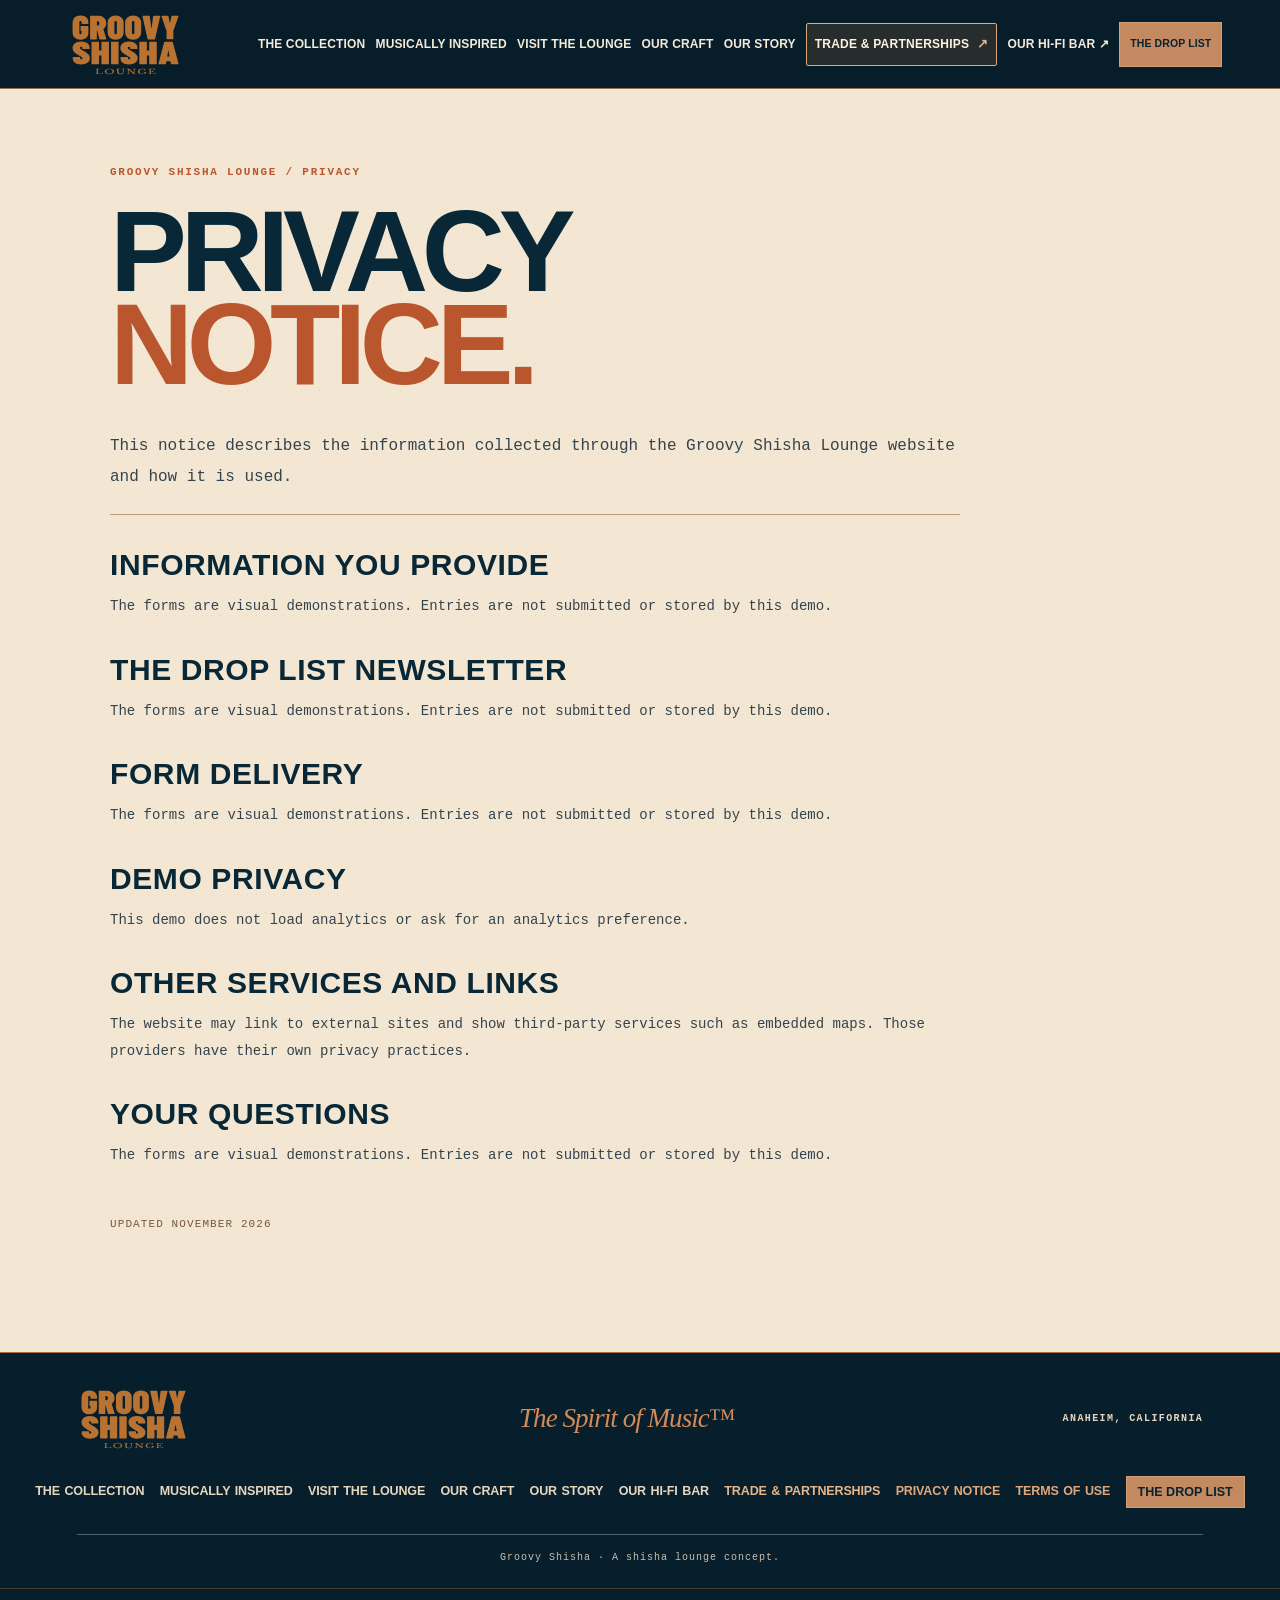
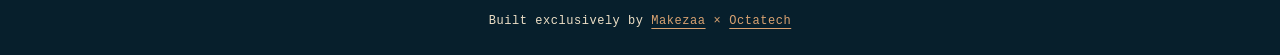
<file: privacy.html>
<!DOCTYPE html>

<html lang="en"><head><meta charset="utf-8"/><meta content="width=device-width,initial-scale=1" name="viewport"/><meta content="#071f2c" name="theme-color"/><title>Privacy Notice | Groovy Shisha Lounge</title><meta content="Groovy Shisha Lounge. Four distinctive house blends, thoughtfully prepared shisha, and a vinyl listening room. Discover Country, Blues, Classic Rock, and Jazz Fusion." name="description"/><link href="https://groovy-shisha-demo-xdr-sams-projects.vercel.app/privacy.html" rel="canonical"/><link href="blues.css" rel="stylesheet"/><link href="where-to-buy.css" rel="stylesheet"/><link href="collection-v3.css" rel="stylesheet"/>
<meta content="website" property="og:type"/>
<meta content="Groovy Shisha Lounge" property="og:site_name"/>
<meta content="Privacy Notice | Groovy Shisha Lounge" property="og:title"/>
<meta content="Groovy Shisha Lounge. Four distinctive house blends, thoughtfully prepared shisha, and a vinyl listening room. Discover Country, Blues, Classic Rock, and Jazz Fusion." property="og:description"/>
<meta content="https://groovy-shisha-demo-xdr-sams-projects.vercel.app/privacy.html" property="og:url"/>
<meta content="https://groovy-shisha-demo-xdr-sams-projects.vercel.app/assets/groovy-art-bed822aa70d528.png" property="og:image"/>
<meta content="Groovy Shisha Lounge brand and shisha imagery" property="og:image:alt"/>
<meta content="1536" property="og:image:width"/>
<meta content="934" property="og:image:height"/>
<meta content="summary_large_image" name="twitter:card"/>
<!-- Stone Groove Spirits 21+ self-affirmation: site-wide, 2-hour remember -->
<link href="sg-trade/sg-trade-nav.css" rel="stylesheet"/>
<link href="sg-trade/sg-trade.css" rel="stylesheet"/>
<link href="sg-trade/sg-header-readability.css" rel="stylesheet"/><link href="sg-drop-list/drop-list.css" rel="stylesheet"/>
<script defer="" src="sg-drop-list/drop-list.js"></script>
<link href="sg-drop-list/sg-nav-refinement.css" rel="stylesheet"/>
<meta content="noindex,nofollow" name="robots"/><link href="demo.css" rel="stylesheet"/></head><body class="sg-trade-page">
<a class="skip-link" href="privacy.html#main">Skip to content</a>
<header class="site-header" id="page-top"><div class="header-brand"><a aria-label="Groovy Shisha Lounge home" class="logo-link" href="index.html"><img alt="Groovy Shisha Lounge" height="61" src="assets/stone-groove-spirits-logo-copper-master.svg" width="125"/></a><span class="header-location">ANAHEIM, CA</span></div><div class="sg-menu-control"><input aria-label="Mobile navigation open" class="sg-menu-state" id="sg-menu-state" type="checkbox"/><label aria-label="Toggle navigation" class="sg-menu-toggle" for="sg-menu-state"><span>MENU</span><span aria-hidden="true" class="sg-menu-icon">☰</span></label><label aria-hidden="true" class="sg-menu-backdrop" for="sg-menu-state"></label><nav aria-label="Main navigation" class="site-nav sg-menu-nav" id="site-nav"><a href="collection.html">THE COLLECTION</a><a href="musically-mastered.html">MUSICALLY INSPIRED</a><a href="where-to-buy.html">VISIT THE LOUNGE</a><a href="craft.html">OUR CRAFT</a><a href="story.html">OUR STORY</a><a aria-current="page" class="sg-trade-nav-link" href="trade-partnerships.html">TRADE &amp; PARTNERSHIPS</a><a href="where-to-buy.html" rel="noopener noreferrer">OUR HI-FI BAR ↗</a><a class="sgdl-nav-cta" data-sg-drop-list-open="" href="privacy.html#the-drop-list">THE DROP LIST</a></nav></div></header>
<main id="main"><section class="trade-privacy-page"><p class="trade-eyebrow">GROOVY SHISHA LOUNGE / PRIVACY</p><h1>PRIVACY<br/><em>NOTICE.</em></h1><p class="trade-privacy-intro">This notice describes the information collected through the Groovy Shisha Lounge website and how it is used.</p>
<h2>Information you provide</h2><p>The forms are visual demonstrations. Entries are not submitted or stored by this demo.</p>
<h2>The Drop List newsletter</h2><p>The forms are visual demonstrations. Entries are not submitted or stored by this demo.</p>
<h2>Form delivery</h2><p>The forms are visual demonstrations. Entries are not submitted or stored by this demo.</p>
<h2>Demo privacy</h2><p>This demo does not load analytics or ask for an analytics preference.</p>
<h2>Other services and links</h2><p>The website may link to external sites and show third-party services such as embedded maps. Those providers have their own privacy practices.</p>
<h2>Your questions</h2><p>The forms are visual demonstrations. Entries are not submitted or stored by this demo.</p>
<p class="trade-privacy-updated">UPDATED NOVEMBER 2026</p></section></main>
<footer class="site-footer"><div class="footer-primary"><a aria-label="Groovy Shisha Lounge home" class="footer-logo" href="index.html"><img alt="Groovy Shisha Lounge" height="55" src="assets/stone-groove-spirits-logo-copper-master.svg" width="110"/></a><span class="footer-phrase">The Spirit of Music™</span><span>ANAHEIM, CALIFORNIA</span></div><nav aria-label="Footer navigation"><a href="collection.html">THE COLLECTION</a><a href="musically-mastered.html">MUSICALLY INSPIRED</a><a href="where-to-buy.html">VISIT THE LOUNGE</a><a href="craft.html">OUR CRAFT</a><a href="story.html">OUR STORY</a><a href="where-to-buy.html" rel="noopener noreferrer">OUR HI-FI BAR</a><a class="sg-trade-nav-link" href="trade-partnerships.html">TRADE &amp; PARTNERSHIPS</a><a class="sg-trade-footer-privacy" href="privacy.html">PRIVACY NOTICE</a> <a class="sg-trade-footer-privacy" href="terms-of-use.html">TERMS OF USE</a><a class="sgdl-footer-link" data-sg-drop-list-open="" href="privacy.html#the-drop-list">THE DROP LIST</a></nav><p>Groovy Shisha · A shisha lounge concept.</p></footer><div aria-label="Website credits" class="demo-credit">Built exclusively by <a href="https://makezaa.com" rel="noopener noreferrer" target="_blank">Makezaa</a><span aria-hidden="true">×</span><a href="https://octetec.com/" rel="noopener noreferrer" target="_blank">Octatech</a></div>
</body></html>
</file>
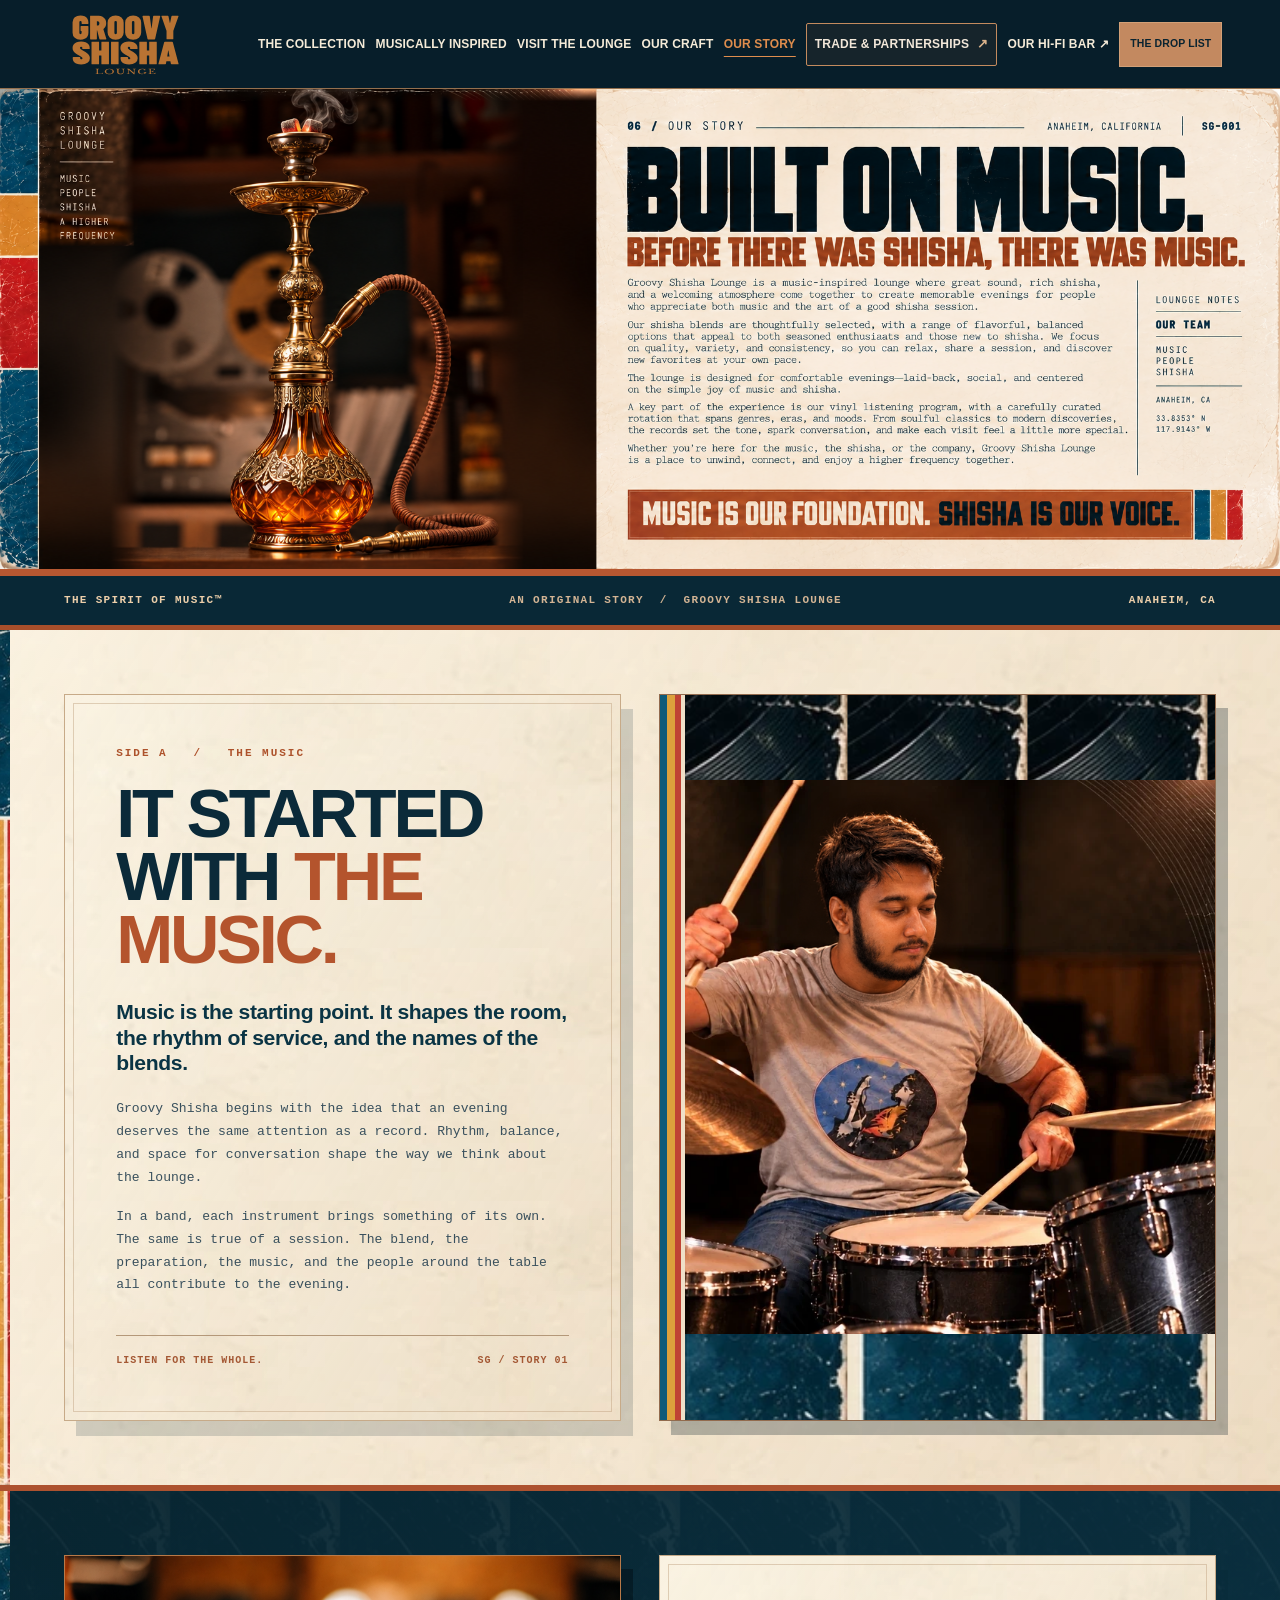
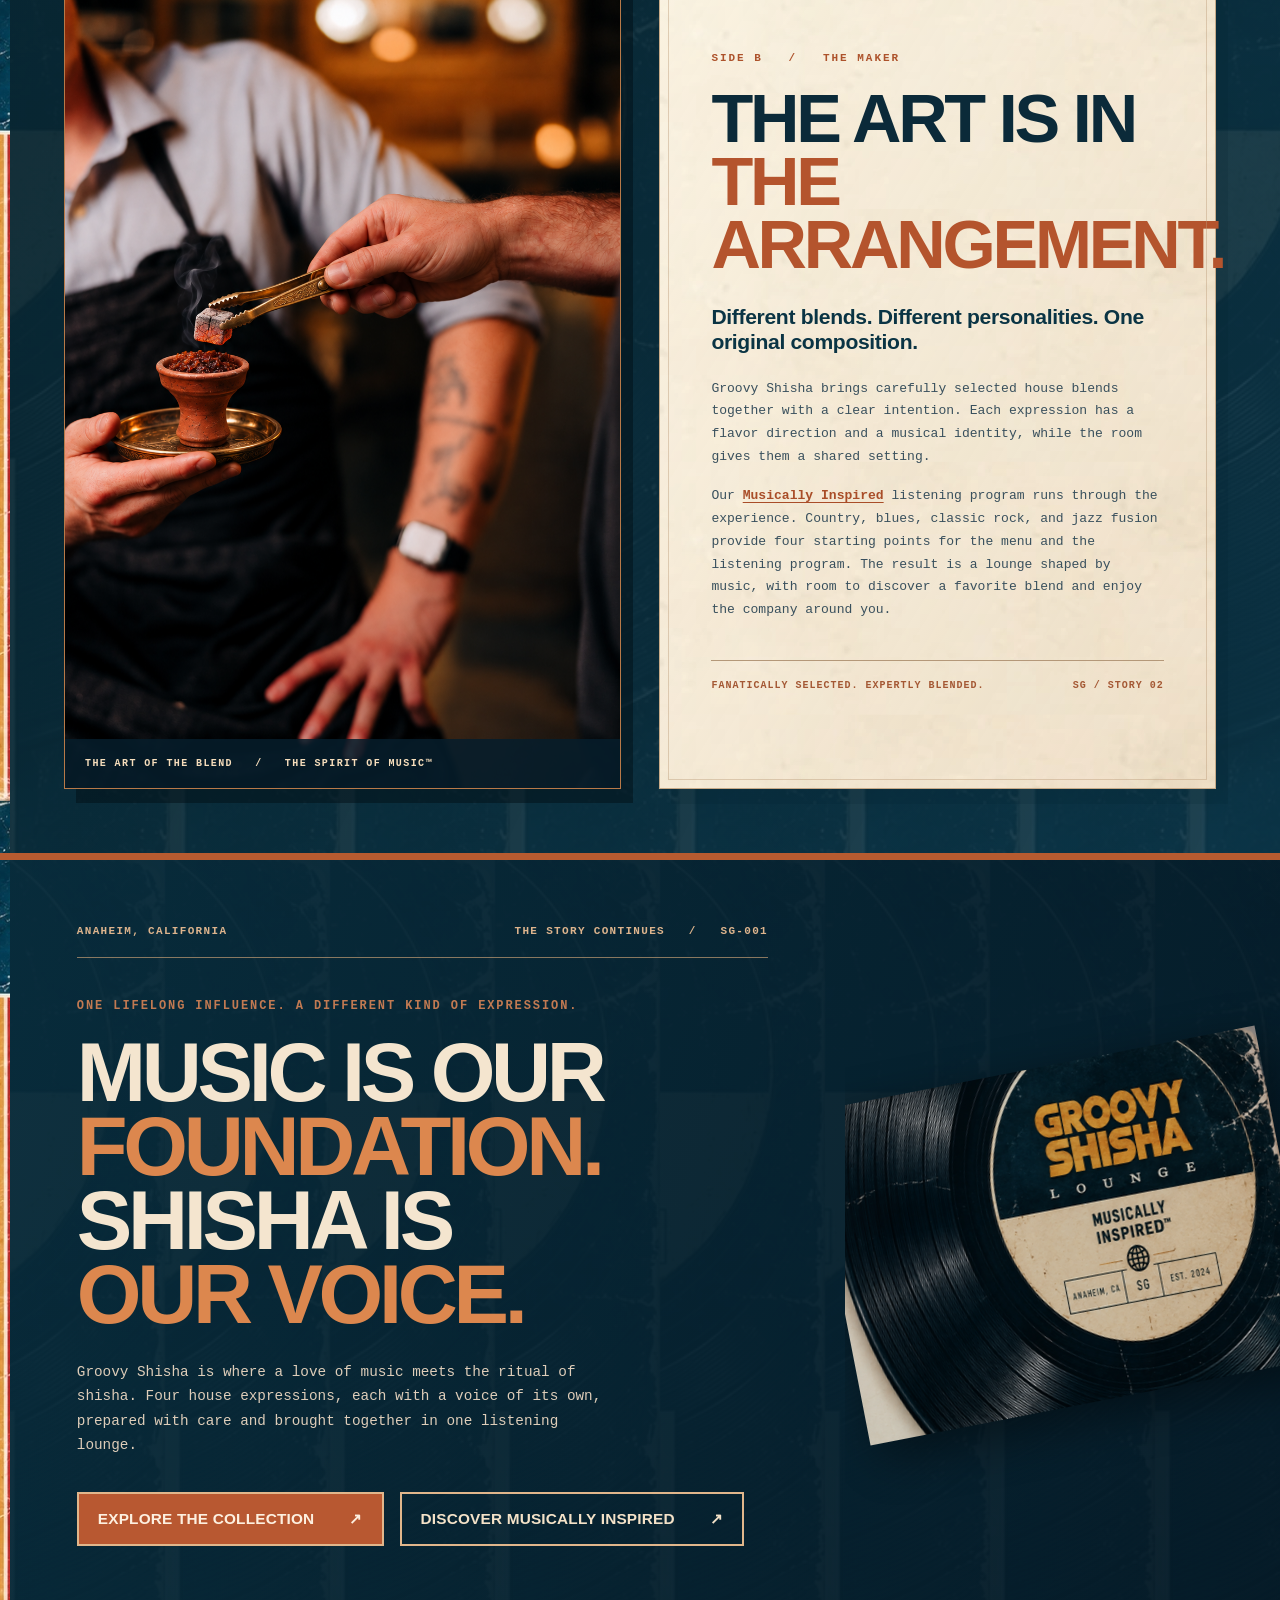
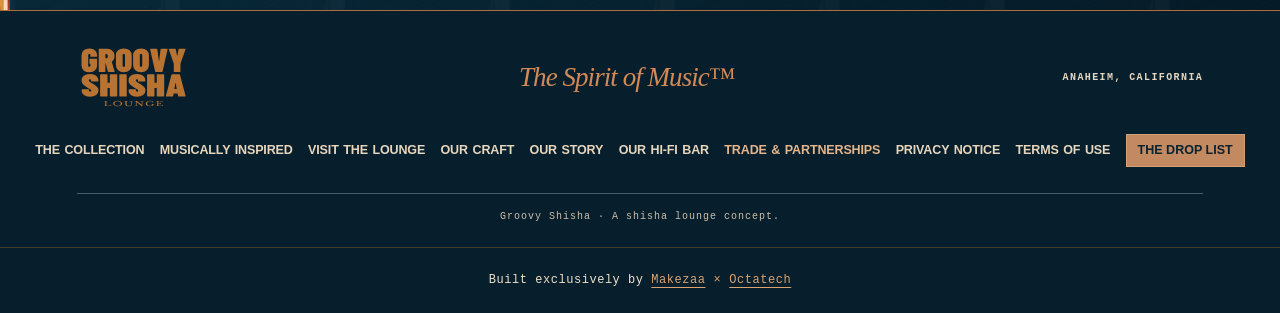
<file: story.html>
<!DOCTYPE html>

<!DOCTYPE html>

<!DOCTYPE html>

<html lang="en">
<head>
<meta charset="utf-8"/>
<meta content="width=device-width,initial-scale=1" name="viewport"/>
<meta content="#071f2c" name="theme-color"/>
<title>Our Story — Built on Music | Groovy Shisha Lounge</title>
<meta content="Groovy Shisha Lounge. Four distinctive house blends, thoughtfully prepared shisha, and a vinyl listening room. Discover Country, Blues, Classic Rock, and Jazz Fusion." name="description"/>
<meta content="Our Story — Built on Music | Groovy Shisha Lounge" property="og:title"/>
<meta content="Groovy Shisha Lounge. Four distinctive house blends, thoughtfully prepared shisha, and a vinyl listening room. Discover Country, Blues, Classic Rock, and Jazz Fusion." property="og:description"/>
<link href="https://groovy-shisha-demo-xdr-sams-projects.vercel.app/story.html" rel="canonical"/>
<style>:root {--navy:#071f2c;--navy2:#0b2b3c;--ink:#091e2b;--paper:#f5ebd8;--paper2:#efe0c9;--copper:#b9562d;--copperlight:#d58a49;--blue:#13799f;--yellow:#e5a22d;--red:#c73b36;--mono:'Courier New',Cousine,monospace;--display:Impact,'Roboto Condensed','Arial Narrow',sans-serif}
*,*::before,*::after{box-sizing:border-box}
html{scroll-behavior:smooth}
body{margin:0;background:var(--navy);color:var(--ink);font-family:var(--mono);-webkit-font-smoothing:antialiased}
a{color:inherit}img{max-width:100%;display:block}button{font:inherit;cursor:pointer}p{margin:0 0 1.05rem}h1,h2,h3{font-family:var(--display);font-stretch:condensed;font-weight:900;letter-spacing:-.046em;text-transform:uppercase;line-height:.92;margin:0}
a:focus-visible,button:focus-visible{outline:3px solid #eea747;outline-offset:4px}
.skip-link{position:absolute;z-index:50;background:var(--paper);padding:13px;left:12px;top:-60px}.skip-link:focus{top:12px}
.paper-texture{background-color:var(--paper);background-image:radial-gradient(rgba(113,68,39,.075) .65px,transparent 1px),linear-gradient(130deg,rgba(255,255,255,.4),transparent 53%);background-size:8px 8px,100% 100%}
.dark-grain{background-color:var(--navy);background-image:radial-gradient(rgba(215,186,135,.09) .5px,transparent 1px);background-size:8px 8px}
.site-header{height:89px;display:flex;align-items:center;justify-content:space-between;padding:0 clamp(20px,4.5vw,72px);background:#071e2a;color:var(--paper);border-bottom:1px solid #94704e;position:relative;z-index:20;gap:20px}
.header-brand{display:flex;align-items:center;gap:34px;flex-shrink:0}
.logo-link{display:flex;flex-direction:column;align-items:center;justify-content:center;width:136px;text-decoration:none}
.logo-link img{height:53px;width:122px;object-fit:contain}
.logo-subline{font:700 8px/1 var(--mono);letter-spacing:.68em;padding-left:5px;color:#c68f5a;margin-top:-3px}
.header-location{font:12px var(--mono);letter-spacing:.18em;border-left:1px solid #bfb1a2;padding-left:30px;white-space:nowrap}
.site-nav{display:flex;align-items:center;justify-content:flex-end;gap:clamp(15px,2.5vw,35px)}
.site-nav a{font:700 12px/1.3 'Roboto Condensed','Arial Narrow',sans-serif;letter-spacing:.13em;text-decoration:none;white-space:nowrap;transition:color .2s}
.site-nav a:hover,.site-nav a:focus-visible,.site-nav a[aria-current="page"]{color:#df8d4d}
.site-nav a[aria-current="page"]{text-decoration:underline;text-underline-offset:8px;text-decoration-thickness:1px}
.external-icon{color:var(--copperlight)}
.nav-toggle{display:none}
.release-trail{background:#0a2a3b;border-bottom:1px solid #557082;color:#dfd0bc;padding:12px clamp(22px,4.5vw,72px);display:flex;gap:16px;align-items:center;font:700 10px/1.5 var(--mono);letter-spacing:.18em}
.release-trail a{text-decoration:none}.release-trail a:hover{text-decoration:underline}.release-trail-right{margin-left:auto;color:#d78a4c}
.product-hero{display:grid;grid-template-columns:49% 51%;min-height:740px;overflow:hidden}
.hero-editorial{min-width:0;padding:clamp(36px,4vw,66px) clamp(30px,5.5vw,100px) 24px clamp(28px,5vw,86px);position:relative;display:flex;flex-direction:column}
.editorial-overline,.section-topline{font:700 11px/1.3 var(--mono);letter-spacing:.17em;display:flex;align-items:center;gap:16px;white-space:nowrap}
.editorial-overline{margin-bottom:45px}
.overline-rule,.topline-rule{flex:1;max-width:170px;height:1px;background:#576870}
.release-stamp{font:700 10px var(--mono);letter-spacing:.1em;color:#517080;margin-bottom:18px}
.product-hero h1{font-size:clamp(75px,8.4vw,143px);white-space:nowrap;color:#b9562d;letter-spacing:-.052em;margin:0 0 25px;line-height:.83}
.product-hero h1 span,.product-hero h1 b{display:block;font:inherit}
.product-hero h1 span{color:#081f2b;letter-spacing:-.06em;font-size:.83em;margin-top:7px}
.product-hero h1 b{font-size:.75em;margin-top:6px}
.copy-lead{font:900 clamp(18px,1.7vw,25px)/1.12 'Roboto Condensed',sans-serif;letter-spacing:.03em;color:#0e3343;border-top:2px solid #ba6c3c;padding-top:16px;margin-bottom:20px}
.hero-intro{font:15px/1.6 var(--mono);color:#283944;max-width:540px;margin:0 0 13px}
.hero-actions{display:flex;flex-wrap:wrap;gap:18px 25px;align-items:center;margin:28px 0 25px}
.primary-cta{display:inline-flex;align-items:center;justify-content:space-between;gap:33px;background:#b9562d;color:#10181b;padding:16px 19px;font:900 18px/1 'Roboto Condensed',sans-serif;letter-spacing:.04em;text-decoration:none;border:2px solid #b9562d;outline:1px solid #f0d0ac;outline-offset:-6px;transition:background .2s,color .2s,transform .2s}
.primary-cta span{font:30px/0.7 Arial,sans-serif}.primary-cta:hover{background:#d5773c;transform:translateY(-2px)}
.text-cta{text-decoration:none;font:700 10px/1.5 var(--mono);letter-spacing:.11em;color:#24576a;border-bottom:1px solid #537688;padding-bottom:5px}.text-cta:hover{color:var(--copper)}
.editorial-foot{display:flex;align-items:center;justify-content:space-between;gap:12px;border-top:1px solid #c8b394;margin-top:auto;padding-top:12px;font:700 9px var(--mono);letter-spacing:.12em;color:#526d77}
.barcode{height:23px;width:35px;background:repeating-linear-gradient(90deg,#17394a 0 2px,transparent 2px 4px,#17394a 4px 5px,transparent 5px 8px)}
.hero-release{position:relative;isolation:isolate;background:#071f2d;min-width:0;min-height:740px;overflow:hidden;background-image:linear-gradient(130deg,#153c4d 0,#071e2a 65%,#091c2a 100%)}
.hero-release::before{position:absolute;content:"";inset:16px;border:1px solid rgba(245,229,206,.3);pointer-events:none;z-index:7}
.hero-release::after{position:absolute;content:"";inset:0;background:linear-gradient(90deg,transparent 0 94%,rgba(21,121,159,.65) 94% 97%,rgba(179,69,38,.9) 97% 100%);pointer-events:none}
.hero-colorbars{position:absolute;z-index:-1;left:0;top:0;bottom:0;width:8.5%;display:grid;grid-template-columns:1fr 1fr 1fr}.hero-colorbars i:first-child{background:var(--blue)}.hero-colorbars i:nth-child(2){background:var(--yellow)}.hero-colorbars i:nth-child(3){background:var(--red)}
.hero-vinyl{position:absolute;z-index:-1;width:90%;aspect-ratio:1;right:-33%;top:-11%;border-radius:50%;border:2px solid #63747b;background:repeating-radial-gradient(circle at 50% 50%,#101922 0 3px,#27323b 4px 5px,#07111b 7px 11px,#1f303a 12px 13px);box-shadow:0 12px 45px #01080dbb}
.vinyl-center{position:absolute;left:33%;top:33%;width:34%;height:34%;border-radius:50%;border:5px solid #c89866;background:radial-gradient(circle at center,#172e3d 0 7%,#d1b99b 7% 8%,#0a3045 8% 66%,#b66a3d 67% 70%,#e1ccaa 71%)}
.record-index{position:absolute;right:8%;top:5.5%;display:flex;flex-direction:column;align-items:flex-end;gap:8px;font:700 11px var(--mono);letter-spacing:.18em;color:#f0d9b8;text-align:right;z-index:2}
.record-index span:first-child{font-size:20px;color:#d18949}.record-index span:last-child{font-size:10px;border-top:1px solid #a48770;padding-top:10px}
.photo-mount{position:relative;z-index:4;margin:42px 0 58px 12%;height:calc(100% - 100px);max-height:720px;aspect-ratio:900/1352;max-width:65%;border:8px solid rgba(245,231,206,.11);box-shadow:19px 22px 22px #0007,0 0 0 1px #9f896e;overflow:hidden;background:#2f2018}
.photo-mount img{width:100%;height:100%;object-fit:contain;object-position:center;/* no filters, crops, blend modes or photo overlays */}
.hero-release-info{position:absolute;z-index:5;right:6.6%;bottom:15%;width:23%;min-width:125px;border-top:1px solid #dbb991;border-bottom:1px solid #dbb991;padding:14px 0;color:#f4e3c9;display:flex;flex-direction:column;gap:10px;font:700 11px/1.35 var(--mono);letter-spacing:.12em}
.edition-number{font:900 74px/.85 var(--display);color:#c96e35;letter-spacing:-.06em}
.edition-divider{border-top:1px solid #866d5b}
.hero-bottom-strip{position:absolute;bottom:0;left:0;right:0;z-index:6;display:flex;align-items:center;justify-content:space-between;gap:10px;border-top:1px solid #826c5c;background:#081e2d;color:#f5dfc6;padding:18px 6%;font:700 10px var(--mono);letter-spacing:.08em}
.hero-bottom-strip span:last-child{color:#daa06d}
.story-section{display:grid;grid-template-columns:43% 57%;overflow:hidden;background:var(--paper)}
.story-sleeve{position:relative;background:#0b3042;min-height:630px;display:flex;align-items:center;justify-content:center;padding:60px 13%;overflow:hidden;background-image:radial-gradient(rgba(240,214,174,.08) .7px,transparent 1px);background-size:8px 8px}
.sleeve-corner{position:absolute;top:28px;left:8%;right:8%;display:flex;justify-content:space-between;color:#e3c9a8;font:700 10px var(--mono);letter-spacing:.16em}
.sleeve-art-frame{position:relative;z-index:2;width:100%;max-width:445px;background:#e7dcc7;padding:12px;border:1px solid #cfad86;box-shadow:22px 24px 0 #04172266,0 10px 35px #01090ebc;transform:rotate(-1.4deg)}
.sleeve-art-frame img{width:100%;height:auto;aspect-ratio:340/345;object-fit:contain}
.sleeve-record{position:absolute;right:-15%;top:18%;width:80%;aspect-ratio:1;border-radius:50%;background:repeating-radial-gradient(circle at center,#0a141d 0 4px,#293441 5px,#111920 6px 9px);box-shadow:0 0 0 3px #576670;z-index:1}
.sleeve-record:after{position:absolute;content:"";inset:34%;border-radius:50%;background:#b85b30;border:14px solid #e0c49a;box-shadow:inset 0 0 0 2px #001b25}
.sleeve-bottom{position:absolute;bottom:34px;left:8%;right:8%;display:flex;align-items:center;gap:17px;color:#e8d5b9;font:700 11px var(--mono);letter-spacing:.12em}.sleeve-bottom>span:nth-child(2){margin-left:auto;font-size:15px;color:#d38348}
.colored-dots{display:flex;gap:6px}.colored-dots i{width:11px;height:11px;border-radius:50%;display:block;background:var(--blue)}.colored-dots i:nth-child(2){background:var(--yellow)}.colored-dots i:nth-child(3){background:var(--red)}
.story-content{padding:clamp(50px,5vw,90px) clamp(42px,6vw,105px) 33px;display:flex;flex-direction:column}
.section-topline{color:#183c4b;margin-bottom:45px}
.story-content h2{font-size:clamp(53px,5.8vw,105px);max-width:770px;margin-bottom:32px}.story-content h2 em,.craft-header em,.return-copy em{font-style:normal;color:#b9562d}
.story-deck{font:italic clamp(21px,2.25vw,34px)/1.15 Georgia,serif;letter-spacing:-.035em;color:#153344;max-width:700px;border-bottom:1px solid #b3a18e;padding-bottom:19px;margin-bottom:20px}
.story-content>p:not(.story-deck){font:15px/1.62 var(--mono);max-width:640px;color:#283b46}
.handwritten{font:italic clamp(26px,3vw,42px)/1.1 Georgia,serif;letter-spacing:-.04em;color:#a75329;margin:18px 0 28px;transform:rotate(-3deg);width:max-content}
.story-detail{display:flex;justify-content:space-between;gap:20px;margin-top:auto;padding-top:12px;border-top:1px solid #a89882;font:700 9px var(--mono);letter-spacing:.09em;color:#4a6573}
.statement-band{background:#b9552a;color:var(--paper);padding:58px clamp(28px,6vw,95px) 56px;min-height:450px;position:relative;overflow:hidden;background-image:radial-gradient(rgba(44,16,8,.1) .6px,transparent 1px),linear-gradient(120deg,#be6030,#a84926);background-size:6px 6px,100% 100%}
.statement-kicker,.statement-byline,.section-marker{font:700 11px var(--mono);letter-spacing:.17em}
.statement-kicker{position:relative;z-index:2}.statement-band h2{position:relative;z-index:2;margin:32px 0;font-size:clamp(52px,7.4vw,132px);line-height:.88;max-width:1200px;letter-spacing:-.043em;color:#f8eedc}.statement-band h2 span{color:#071c28;-webkit-text-stroke:1px #f5dfc0}
.statement-byline{position:relative;z-index:2;display:block;max-width:700px;padding-top:15px;border-top:1px solid #f4d0a8}
.statement-grooves{position:absolute;right:-190px;bottom:-400px;width:810px;aspect-ratio:1;border-radius:50%;background:repeating-radial-gradient(circle,rgba(9,26,35,.30) 0 2px,transparent 3px 10px);opacity:.7}
.craft-section{padding:75px clamp(28px,6vw,100px) 78px}
.craft-header{display:grid;grid-template-columns:1.4fr .6fr;gap:35px;align-items:end;margin-bottom:42px}
.section-marker{display:block;margin-bottom:23px;color:#2d5565}
.craft-header h2{font-size:clamp(53px,6vw,106px)}
.craft-header-note{border-left:1px solid #a07b5b;padding:9px 0 0 25px}.craft-header-note p{font:italic clamp(17px,1.7vw,25px)/1.25 Georgia,serif;color:#284453;max-width:340px;margin-top:18px}
.small-wave{height:35px;display:flex;gap:4px;align-items:center}.small-wave i{width:2px;height:25%;background:#bf602e}.small-wave i:nth-child(2n){height:75%}.small-wave i:nth-child(3n){height:45%}.small-wave i:nth-child(5n){height:100%}
.arrangement{border-top:2px solid #164355}.arrangement-row{display:grid;grid-template-columns:60px minmax(220px,.85fr) minmax(260px,1fr) 17px;gap:clamp(14px,2.5vw,45px);align-items:center;padding:30px 7px;border-bottom:1px solid #8e9fa1;position:relative}
.arrange-index{font:700 16px var(--mono);align-self:start;padding-top:5px;color:#b36035}.arrange-role{font:700 11px var(--mono);letter-spacing:.14em;color:#47738a}.arrange-title h3{font-size:clamp(51px,5vw,83px);margin-top:7px}.arrangement-row p{font:14px/1.6 var(--mono);color:#344b59;margin:0;max-width:620px}
.arrange-track{height:100%;min-height:85px;width:16px;display:block}.track-blue{background:#137da1}.track-orange{background:#e0a333}.track-red{background:#bb3b34}
.secondary-cta{display:inline-flex;gap:40px;align-items:center;justify-content:space-between;margin-top:37px;background:#0e3041;color:#f4e5d1;padding:17px 22px;text-decoration:none;font:900 18px var(--display);letter-spacing:.035em;transition:background .2s}.secondary-cta:hover{background:#205a72}.secondary-cta span{font:25px Arial,sans-serif}
.release-notes{display:grid;grid-template-columns:1.05fr .95fr;gap:clamp(40px,5vw,95px);padding:75px clamp(28px,6vw,100px);color:var(--paper)}
.release-notes-copy{display:flex;flex-direction:column;align-items:flex-start;justify-content:center;position:relative;isolation:isolate}.release-notes-copy::after{content:"";position:absolute;z-index:-1;left:-45%;top:-10%;width:85%;aspect-ratio:1;border-radius:50%;border:1px solid #26445b;box-shadow:0 0 0 22px #2e536025,0 0 0 48px #2e53602b,0 0 0 72px #2e53601b}
.release-notes-copy .section-marker{color:#d89059}.release-notes-copy h2{font-size:clamp(60px,6.5vw,116px);margin:10px 0 28px}.release-notes-copy h2 em{color:#d0793f;font-style:normal}
.release-notes-copy p{font:15px/1.65 var(--mono);color:#eddbc3;max-width:550px;margin-bottom:38px}
.outline-cta{display:inline-flex;align-items:center;justify-content:space-between;gap:25px;font:900 20px var(--display);letter-spacing:.035em;text-decoration:none;color:#f1dbc3;border:1px solid #bf7547;padding:16px 20px}.outline-cta:hover{background:#b4562b;color:#051722}.outline-cta span{font:27px Arial,sans-serif}
.release-spec{background:#eadcc5;color:#082433;border:1px solid #d5af8d;box-shadow:0 0 0 9px #112d3e,0 0 0 10px #a27857;padding:33px clamp(24px,3.2vw,58px);position:relative;align-self:center;background-image:radial-gradient(rgba(120,85,51,.075) .7px,transparent 1px);background-size:7px 7px}
.spec-heading{display:flex;justify-content:space-between;font:700 10px var(--mono);letter-spacing:.16em;border-bottom:2px solid #173f52;padding-bottom:16px;gap:10px}
.spec-big{font:900 clamp(78px,9vw,150px)/.95 var(--display);letter-spacing:-.07em;color:#0b293a;padding-top:20px}.spec-genre{padding-top:20px;margin-bottom:8px}.genre-kicker{display:block;font:700 11px var(--mono);letter-spacing:.22em;color:#8f5739;margin-bottom:6px}.genre-value{display:block;font:900 clamp(78px,9vw,150px)/.95 var(--display);letter-spacing:-.07em;color:#0b293a}.spec-sub{font:900 clamp(27px,3vw,50px) var(--display);letter-spacing:.1em;color:#ac542f;margin-bottom:20px}
.release-spec dl{margin:20px 0 28px;border-top:1px solid #9ea6a0}.release-spec dl>div{display:grid;grid-template-columns:1fr 1.4fr;gap:13px;padding:14px 0;border-bottom:1px solid #b2aea1;font:700 11px/1.4 var(--mono);letter-spacing:.04em}.release-spec dt{color:#59717b}.release-spec dd{margin:0;color:#112f42;text-align:right}
.spec-bottom{display:flex;justify-content:space-between;gap:10px;font:700 10px var(--mono);letter-spacing:.13em;color:#874b36;border-top:3px double #9f8270;padding-top:15px}
.collection-return{padding:62px clamp(28px,6vw,100px) 80px}.return-copy{margin:0 0 35px}.return-copy h2{font-size:clamp(53px,5.2vw,94px);margin-bottom:18px}.return-copy p{font:15px/1.55 var(--mono);margin-bottom:30px;color:#36505b}
.return-covers{display:grid;grid-template-columns:repeat(4,minmax(0,1fr));gap:clamp(10px,2vw,28px)}
.return-covers>div{min-width:0;position:relative}.return-covers img{display:block;width:100%;height:auto;aspect-ratio:1;object-fit:contain;border:8px solid #dfd1b8;box-shadow:0 0 0 1px #b5a88f}.return-covers span{display:block;margin-top:14px;border-top:1px solid #ad9d86;padding-top:10px;font:700 11px var(--mono);letter-spacing:.12em}.return-covers .active-cover img{box-shadow:0 0 0 3px #c06031,0 0 0 9px #edccab}
.site-footer{padding:35px clamp(28px,6vw,100px) 25px;color:#e7d6be;border-top:1px solid #b16c3e;background:#071f2c}
.footer-primary{display:flex;align-items:center;justify-content:space-between;gap:25px;font:700 10px var(--mono);letter-spacing:.14em}.footer-logo{width:114px;display:flex;flex-direction:column;align-items:center;text-decoration:none}.footer-logo img{height:52px;width:108px}.footer-logo>span{font-size:7px;letter-spacing:.7em;margin-top:-4px;padding-left:4px;color:#c78e5d}
.footer-phrase{font:italic 27px Georgia,serif;letter-spacing:-.035em;color:#d38a56}
.site-footer nav{display:flex;justify-content:center;flex-wrap:wrap;gap:20px;margin:26px 0}.site-footer nav a{font:700 11px 'Roboto Condensed',sans-serif;letter-spacing:.1em;text-decoration:none}.site-footer nav a:hover{text-decoration:underline}
.site-footer p{border-top:1px solid #486071;padding-top:17px;margin:0;text-align:center;font:10px var(--mono);letter-spacing:.1em;color:#cebeaa}
@media(max-width:1240px){.site-header{padding:0 28px}.header-brand{gap:18px}.site-nav{gap:16px}.site-nav a{font-size:11px}.hero-editorial{padding-left:48px;padding-right:40px}.product-hero h1{font-size:clamp(71px,8.1vw,105px)}.hero-intro{font-size:13px}.photo-mount{max-width:64%;margin-left:10%}.release-trail{padding-left:28px;padding-right:28px}}
@media(max-width:980px){.site-header{height:77px}.header-location{display:none}.site-nav{gap:12px}.site-nav a{font-size:10px}.product-hero{grid-template-columns:52% 48%}.product-hero h1{font-size:clamp(58px,8.25vw,87px)}.hero-editorial{padding:35px 30px 20px}.editorial-overline{margin-bottom:30px}.record-index{font-size:9px}.hero-release,.product-hero{min-height:660px}.photo-mount{height:calc(100% - 100px);max-width:72%;margin-left:7%}.hero-release-info{right:4%;min-width:90px}.hero-bottom-strip{font-size:8px}.story-sleeve{min-height:550px}.story-content{padding:45px 36px 24px}.story-content h2{font-size:clamp(51px,5.8vw,75px)}.story-content>p:not(.story-deck){font-size:13px}.section-topline{margin-bottom:30px}.release-notes{gap:38px}.release-notes-copy h2{font-size:clamp(59px,7vw,84px)}}
@media(max-width:760px){
.site-header{height:78px;padding:8px 19px}.logo-link{width:116px}.logo-link img{height:47px;width:108px}.logo-subline{font-size:7px}
.nav-toggle{display:flex;align-items:center;gap:9px;background:none;color:#e5ccb0;border:1px solid #b56a3a;padding:10px 12px;font:700 12px var(--mono);letter-spacing:.1em}
.site-nav{display:none;position:absolute;left:0;right:0;top:78px;flex-direction:column;align-items:stretch;gap:0;background:#082532;border-bottom:2px solid #b56a3a;padding:10px 22px 22px;box-shadow:0 14px 20px #0007}.site-nav.is-open{display:flex}.site-nav a{padding:15px 7px;font-size:14px;border-bottom:1px solid #456071}
.release-trail{padding:11px 20px;gap:8px;font-size:9px;letter-spacing:.07em}.release-trail-right{display:none}
.product-hero{display:flex;flex-direction:column}.hero-editorial{padding:38px 7% 25px;min-height:0}.editorial-overline{font-size:9px;letter-spacing:.09em;gap:9px;margin-bottom:33px}.overline-rule{max-width:48px}.release-stamp{font-size:9px;line-height:1.6}.product-hero h1{font-size:clamp(66px,16vw,125px);margin-bottom:26px}.product-hero h1 span{font-size:.78em}.product-hero h1 b{font-size:.72em}.copy-lead{font-size:21px}.hero-intro{font-size:14px}.hero-actions{gap:18px;margin-top:22px}.primary-cta{font-size:17px}.editorial-foot{margin-top:18px}
.hero-release{min-height:610px;height:143vw;max-height:800px}.hero-vinyl{width:104%;right:-36%;top:-5%}.photo-mount{width:70%;height:auto;max-width:none;aspect-ratio:900/1352;margin:50px 0 0 11%;border-width:6px}.hero-release-info{right:5%;bottom:16%;min-width:100px;max-width:27%;font-size:9px}.edition-number{font-size:59px}.record-index{right:7%;top:5%;font-size:9px}.record-index span:first-child{font-size:16px}.hero-bottom-strip{font-size:9px;padding:12px 5%;display:grid;grid-template-columns:1fr 1fr;align-items:center;justify-content:space-between;gap:8px 16px}.hero-bottom-strip span:nth-child(even){text-align:right}.hero-bottom-strip span:last-child{color:#daa06d}.record-index{top:3%}.record-index span:nth-child(2),.record-index span:last-child{display:none}
.story-section{grid-template-columns:1fr}.story-sleeve{min-height:0;padding:70px 15% 90px}.sleeve-art-frame{max-width:500px}.story-content{padding:44px 7% 34px}.story-content h2{font-size:clamp(56px,12vw,93px);margin-bottom:25px}.story-deck{font-size:24px}.story-content>p:not(.story-deck){font-size:14px}.section-topline{font-size:9px;gap:12px;letter-spacing:.07em}.topline-rule{max-width:40px}.handwritten{font-size:31px}.story-detail{font-size:8px}
.statement-band{min-height:0;padding:43px 7% 47px}.statement-band h2{font-size:clamp(55px,12.4vw,96px);margin:27px 0 37px}.statement-byline{font-size:9px;line-height:1.5}.statement-grooves{right:-190px;bottom:-245px;width:520px}
.craft-section{padding:50px 7% 55px}.craft-header{display:block;margin-bottom:27px}.craft-header h2{font-size:clamp(55px,11.8vw,90px)}.craft-header-note{margin-top:30px}.craft-header-note p{max-width:100%;font-size:21px;margin-bottom:0}
.arrangement-row{grid-template-columns:42px minmax(0,1fr) 12px;gap:14px;align-items:start;padding:24px 0}.arrange-index{grid-column:1;grid-row:1}.arrange-title{grid-column:2;grid-row:1}.arrange-title h3{font-size:clamp(52px,12vw,88px)}.arrangement-row p{grid-column:2;grid-row:2;font-size:13px}.arrange-track{grid-column:3;grid-row:1/span 2;min-height:100%;width:12px}
.secondary-cta{font-size:15px;gap:15px;line-height:1.3}
.release-notes{grid-template-columns:1fr;padding:52px 7% 62px}.release-notes-copy h2{font-size:clamp(58px,12vw,90px)}.release-notes-copy p{font-size:14px}.outline-cta{font-size:17px}.release-spec{max-width:600px;width:100%;margin:auto}.spec-big{font-size:clamp(84px,18vw,142px)}.spec-sub{font-size:clamp(31px,7vw,52px)}
.collection-return{padding:49px 7% 63px}.return-copy h2{font-size:clamp(50px,10vw,80px)}.return-covers{grid-template-columns:repeat(2,minmax(0,1fr));gap:26px 14px}.return-covers img{border-width:5px}.return-covers span{font-size:9px}
.footer-primary{gap:15px;flex-wrap:wrap}.footer-primary>span:last-child{width:100%;text-align:center}.footer-phrase{margin-left:auto;font-size:22px}.site-footer nav{gap:15px}
}
@media(max-width:380px){.product-hero h1{font-size:15vw}.hero-editorial{padding-left:6%;padding-right:6%}.hero-release-info{right:4%;max-width:29%;min-width:78px}.edition-number{font-size:50px}.hero-bottom-strip{font-size:7px}.release-trail{font-size:8px}.statement-band h2{font-size:11.7vw}.spec-heading{font-size:8px}}
@media(prefers-reduced-motion:reduce){html{scroll-behavior:auto}*{transition:none!important}}

/* Blues V3: technical specifications and collection switcher; base design preserved. */
.spec-mash-bill dd {max-width:100%; font-size:clamp(9px,.9vw,11px); letter-spacing:0; line-height:1.5;}
.spec-tasting-notes {border-top:2px solid #173f52; padding:19px 0 7px; margin:0 0 15px;}
.tasting-notes-kicker {font:700 10px/1.4 var(--mono);letter-spacing:.15em;color:#59717b;}
.spec-tasting-notes p {font:900 clamp(15px,1.5vw,20px)/1.65 'Roboto Condensed','Arial Narrow',sans-serif;color:#112f42;letter-spacing:.035em;margin:9px 0 0;}
.return-covers .album-choice{display:block;color:inherit;text-decoration:none;}
.return-covers .album-choice:hover img{box-shadow:0 0 0 3px #c06031,0 0 0 9px #edccab;}
.return-covers .album-choice:focus-visible{outline:3px solid #b9562d;outline-offset:7px;}
@media(max-width:760px){.spec-mash-bill dd{font-size:10px;}}

@media(max-width:760px){.genre-kicker{font-size:10px}.genre-value{font-size:clamp(84px,18vw,142px)}}

/* V5: subtle emphasis on the product classification directly under STYLE. */
.release-spec dl>div.spec-genre-row dt{color:#ad5834;font-weight:900;}
.release-spec dl>div.spec-genre-row dd{color:#0b293a;font-weight:900;letter-spacing:.1em;}

/* Official integrated copper SPIRITS logo, no extra rendered subline. */
.site-header .logo-link img {display:block;width:100%;height:auto;max-height:63px;object-fit:contain;}
.site-footer .footer-logo img {display:block;width:100%;height:auto;max-height:62px;object-fit:contain;}

/* Six-link navigation */
@media(min-width:761px){.site-nav{gap:clamp(9px,1.4vw,20px)}.site-nav a{font-size:clamp(9px,.76vw,12px)}}
</style>
<style>/* Stone Groove Where to Buy — connected to the clean whiskey page design */
.wtb-hero{background:#f0e2cc;color:#0b2838;display:grid;grid-template-columns:minmax(0,1.35fr) minmax(270px,.65fr);overflow:hidden;position:relative;min-height:530px;border-bottom:8px solid #b9562d;background-image:radial-gradient(#9c80631a 1px,transparent 1px);background-size:8px 8px}.wtb-hero-inner{padding:70px clamp(26px,6vw,100px) 50px;z-index:1}.wtb-overline,.wtb-lines,.wtb-section-index,.wtb-map-head,.wtb-map-foot{font:700 11px/1.5 'Courier New',monospace;letter-spacing:.13em}.wtb-overline{display:flex;justify-content:space-between;gap:22px;color:#905c3f;max-width:860px}.wtb-hero h1{font:900 clamp(77px,10vw,166px)/.82 Impact,'Arial Narrow',sans-serif;letter-spacing:-.055em;margin:56px 0 24px}.wtb-hero h1 em,.wtb-location h2 em,.wtb-served h2 em,.wtb-coming h2 em{font-style:normal;color:#b9562d}.wtb-deck{font:900 clamp(23px,2.6vw,37px)/1.17 Impact,'Arial Narrow',sans-serif;letter-spacing:.01em;max-width:660px;text-transform:uppercase}.wtb-intro{font:15px/1.7 'Courier New',monospace;max-width:610px;margin-top:20px}.wtb-lines{border-top:2px solid #bf8d64;padding-top:15px;margin-top:35px;display:flex;justify-content:space-between;gap:20px}.wtb-photo{background:#092a39;position:relative;overflow:hidden;min-height:100%}.wtb-photo:before{content:"";position:absolute;inset:0;background:linear-gradient(180deg,rgba(6,20,27,.10),rgba(6,20,27,.22));z-index:1;pointer-events:none}.wtb-photo img{display:block;width:100%;height:100%;object-fit:cover;object-position:center center}.wtb-location{display:grid;grid-template-columns:1fr 1fr;background:#092532;color:#eee1cb}.wtb-information{padding:75px clamp(26px,6vw,100px)}.wtb-section-index{color:#d09361;margin:0 0 22px}.wtb-location h2,.wtb-served h2,.wtb-coming h2{font:900 clamp(49px,5.5vw,94px)/.94 Impact,'Arial Narrow',sans-serif;letter-spacing:-.045em;margin:0 0 28px}.wtb-information>p:not(.wtb-section-index):not(.wtb-fine),.wtb-served-heading>p:last-child,.wtb-coming>p{font:15px/1.75 'Courier New',monospace;max-width:640px}.wtb-address{margin:35px 0 25px;border-left:3px solid #b9562d;padding-left:18px;font:15px/1.8 'Courier New',monospace}.wtb-address b{display:block;font-size:14px;letter-spacing:.04em}.wtb-address address{font-style:normal}.wtb-address a{color:#f1dbb8}.wtb-actions{display:flex;flex-wrap:wrap;gap:12px}.wtb-actions a,.wtb-venue a{display:inline-block;padding:13px 18px;background:#bd6435;color:#081e2a;font:900 15px Impact,'Arial Narrow',sans-serif;letter-spacing:.06em;text-decoration:none}.wtb-actions a:nth-child(2){color:#f4e9d5;border:1px solid #bd6435;background:transparent}.wtb-actions a:hover,.wtb-venue a:hover{filter:brightness(1.16)}.wtb-fine{font:12px/1.6 'Courier New',monospace;color:#bda890;margin:20px 0 0}.wtb-map{padding:45px clamp(22px,3vw,55px);background:#e7d6bd;display:flex;flex-direction:column;color:#0a2938;min-height:470px}.wtb-map-head,.wtb-map-foot{display:flex;justify-content:space-between;gap:10px;padding:0 0 16px}.wtb-map iframe{border:4px solid #0d3444;flex:1;width:100%;min-height:340px;background:#e9e2d7}.wtb-map-foot{padding:16px 0 0}.wtb-served{display:grid;grid-template-columns:1.2fr .8fr;gap:6%;padding:80px clamp(26px,6vw,100px);background:#f0e3ce;color:#0a2938}.wtb-served-heading{max-width:760px}.wtb-venue{align-self:center;padding:30px;border:1px solid #c2a184;box-shadow:9px 9px 0 #d8bda0;background:#f8eddb}.wtb-venue-label{border-bottom:2px solid #0a2938;display:flex;justify-content:space-between;color:#ae6136;font:700 11px 'Courier New',monospace;padding-bottom:13px}.wtb-venue-label strong{font:900 46px Impact,sans-serif}.wtb-venue h3{font:900 clamp(38px,4.2vw,66px) Impact,sans-serif;margin:22px 0 10px}.wtb-venue p{font:13px/1.6 'Courier New',monospace;margin-bottom:28px}.wtb-coming{display:grid;grid-template-columns:1.3fr .7fr;gap:8%;align-items:center;background:#0b2937;color:#f6e6d0;padding:70px clamp(26px,6vw,100px);border-top:6px solid #b9562d}.wtb-coming h2{margin-bottom:0}.wtb-coming>p{color:#edcfb5}@media(max-width:920px){.wtb-hero{grid-template-columns:1fr}.wtb-photo{display:block;min-height:0;height:min(64vw,620px)}.wtb-photo img{height:100%;width:100%;object-fit:cover;object-position:center 44%}.wtb-location{grid-template-columns:1fr}.wtb-map{min-height:460px}.wtb-served{grid-template-columns:1fr}.wtb-coming{grid-template-columns:1fr}.wtb-hero-inner{padding-top:58px}}@media(max-width:600px){.wtb-hero h1{font-size:clamp(71px,16vw,106px);margin-top:38px}.wtb-overline span:last-child{display:none}.wtb-location h2,.wtb-served h2,.wtb-coming h2{font-size:clamp(47px,10vw,70px)}.wtb-information,.wtb-served,.wtb-coming{padding:48px 7%}.wtb-map{padding:20px 6%}.wtb-map iframe{min-height:300px}.wtb-map-head,.wtb-map-foot{font-size:9px}}

/* Where to Buy: consistent, accessible navigation on phones and tablets. */
@media(max-width:1080px){
 .site-header{position:relative;z-index:100;}
 .nav-toggle{display:flex;align-items:center;justify-content:center;gap:9px;background:transparent;color:#e5ccb0;border:1px solid #b56a3a;padding:10px 12px;font:700 12px var(--mono);letter-spacing:.1em;flex-shrink:0;}
 .site-nav{display:none;position:absolute;top:100%;left:0;right:0;flex-direction:column;align-items:stretch;justify-content:flex-start;gap:0;background:#082532;color:#f5ebd8;border-bottom:2px solid #b56a3a;padding:10px 22px 22px;box-shadow:0 14px 20px #0007;z-index:110;}
 .site-nav.is-open{display:flex;}
 .site-nav a{display:block;padding:15px 7px;font-size:14px;border-bottom:1px solid #456071;white-space:normal;}
}
@media(min-width:1081px){.nav-toggle{display:none;}.site-nav{display:flex;}}


/* V3: native mobile navigation, no JavaScript dependency. */
.site-header{isolation:isolate;z-index:1000;}
.native-menu{display:contents;}
.native-menu>summary{display:none;}
.native-menu>.native-nav{display:flex;}
@media(max-width:1080px){
 .site-header{position:relative!important;z-index:1000!important;overflow:visible!important;}
 .native-menu{display:block;position:static; margin-left:auto;}
 .native-menu>summary{display:flex;list-style:none;align-items:center;justify-content:center;gap:10px;border:1px solid #b56a3a;background:#082532;color:#e5ccb0;padding:10px 13px;cursor:pointer;user-select:none;font:700 12px/1.25 'Courier New',monospace;letter-spacing:.1em;}
 .native-menu>summary::-webkit-details-marker{display:none;}
 .native-menu>summary::marker{content:'';}
 .native-menu>summary:focus-visible{outline:2px solid #ebaa73;outline-offset:3px;}
 .native-menu[open]>summary .native-menu-icon{font-size:0;}
 .native-menu[open]>summary .native-menu-icon::after{content:'×';font-size:21px;line-height:10px;}
 .native-menu>.native-nav{display:none!important;position:absolute!important;top:100%!important;left:0!important;right:0!important;width:100%!important;flex-direction:column!important;align-items:stretch!important;gap:0!important;padding:12px 22px 24px!important;background:#082532!important;color:#f5ebd8!important;border-bottom:2px solid #b56a3a!important;box-shadow:0 16px 25px rgba(0,0,0,.55)!important;z-index:2000!important;}
 .native-menu[open]>.native-nav{display:flex!important;}
 .native-menu>.native-nav a{display:block!important;white-space:normal!important;font-size:14px!important;padding:15px 7px!important;border-bottom:1px solid #456071!important;}
}
@media(min-width:1081px){
 .native-menu>.native-nav{display:flex!important;}
}


/* V5: iPhone-safe no-JavaScript toggle and tap-away closing. */
.sg-menu-control{display:contents}
.sg-menu-state,.sg-menu-toggle,.sg-menu-backdrop{display:none}
.sg-menu-nav{display:flex}
@media(max-width:1080px){
 .site-header{position:relative!important;z-index:1000!important;overflow:visible!important}
 .sg-menu-control{display:block;margin-left:auto}
 .sg-menu-state{position:absolute;opacity:0;width:1px;height:1px;left:-9999px}
 .sg-menu-toggle{position:relative;z-index:1003;display:flex;align-items:center;gap:11px;justify-content:center;border:1px solid #b56a3a;background:#082532;color:#e5ccb0;padding:11px 14px;cursor:pointer;user-select:none;-webkit-tap-highlight-color:transparent;touch-action:manipulation;font:700 12px/1.25 'Courier New',monospace;letter-spacing:.1em}
 .sg-menu-state:focus-visible+.sg-menu-toggle{outline:2px solid #eeb67c;outline-offset:3px}
 .sg-menu-state:checked+.sg-menu-toggle .sg-menu-icon{font-size:0}
 .sg-menu-state:checked+.sg-menu-toggle .sg-menu-icon:after{content:'×';font-size:22px;line-height:10px}
 .sg-menu-backdrop{display:none;position:fixed;inset:0;z-index:1001;background:transparent;cursor:default;-webkit-tap-highlight-color:transparent}
 .sg-menu-state:checked~.sg-menu-backdrop{display:block}
 .sg-menu-control>.sg-menu-nav{display:none!important;position:absolute!important;top:100%!important;left:0!important;right:0!important;width:100%!important;z-index:1002!important;flex-direction:column!important;align-items:stretch!important;gap:0!important;padding:12px 22px 24px!important;background:#082532!important;color:#f5ebd8!important;border-bottom:2px solid #b56a3a!important;box-shadow:0 16px 25px rgba(0,0,0,.55)!important}
 .sg-menu-state:checked~.sg-menu-nav{display:flex!important}
 .sg-menu-nav>a{display:block!important;white-space:normal!important;font-size:14px!important;padding:15px 7px!important;border-bottom:1px solid #456071!important}
}
@media(min-width:1081px){.sg-menu-control>.sg-menu-nav{display:flex!important}}

/* Mobile portrait: keep the entire photographed pour visible beneath the hero copy. */
@media(max-width:600px){.wtb-photo{display:block;height:auto;min-height:0}.wtb-photo img{display:block;width:100%;height:auto;object-fit:contain;object-position:center}.wtb-photo:before{display:none}}
</style>
<style>
/* Stone Groove Spirits — Our Story / Approved V11 site design system. */
.sgst-main{--sgst-cream:#f3e7d4;--sgst-navy:#082836;--sgst-copper:#b8572d;color:#102d3c;background:var(--sgst-cream);overflow:hidden}
.sgst-main *,.sgst-main *::before,.sgst-main *::after{box-sizing:border-box}
.sgst-sr{position:absolute;width:1px;height:1px;overflow:hidden;clip-path:inset(50%);white-space:nowrap}
.sgst-hero{position:relative;background:#f3e5cf;border-bottom:7px solid #b65731}
.sgst-desktop-art img{display:block;width:100%;height:auto}
.sgst-mobile-art{display:none}
.sgst-transit{display:flex;justify-content:space-between;align-items:center;gap:12px;padding:17px clamp(25px,5vw,85px);font:700 11px/1.35 var(--mono);letter-spacing:.12em;background:#092836;color:#edcfaa;border-bottom:5px solid #a84f2b}
.sgst-transit span:nth-child(2){color:#d3b494}
.sgst-chapter{position:relative;display:grid;grid-template-columns:1fr 1fr;padding:clamp(38px,5vw,70px) clamp(28px,5vw,88px);gap:clamp(24px,3vw,50px);min-height:630px}
.sgst-chapter:before,.sgst-finale:before{content:'';position:absolute;left:0;top:0;bottom:0;width:10px;pointer-events:none;background:url("assets/collection-v3-edge-strip.webp") center/82px auto repeat-y}
.sgst-chapter-one{background:#f0dfc6;background-image:linear-gradient(124deg,#fff8e88e,#e0bc9740),url("assets/collection-v4-paper-grain.webp");background-size:100% 100%,550px auto}
.sgst-chapter-two{background:#082736;background-image:linear-gradient(115deg,#082632f3,#0b3345e9),url("assets/collection-v4-worn-navy.webp");background-size:100% 100%,170px auto;border-top:6px solid #ad522f;border-bottom:7px solid #b75b30}
.sgst-paper{position:relative;min-width:0;display:flex;justify-content:center;flex-direction:column;padding:clamp(28px,4vw,57px);background-color:#f7ebd8;background-image:linear-gradient(122deg,#fffbed83,#e1c3a238),url("assets/collection-v4-paper-grain.webp");background-size:100% 100%,560px auto;border:1px solid #c7aa88;box-shadow:12px 15px 0 #061f2c29}
.sgst-paper:before{content:'';position:absolute;inset:8px;border:1px solid #bb9b7970;pointer-events:none}
.sgst-kicker{font:700 11px/1.4 var(--mono);letter-spacing:.18em;color:#ad522b;margin-bottom:21px}
.sgst-paper h2{font:900 clamp(54px,5.35vw,90px)/.92 var(--display);letter-spacing:-.047em;text-transform:uppercase;margin:0 0 28px;max-width:100%;color:#0b2a39}
.sgst-paper h2 em{color:#b4542d;font-style:normal}
.sgst-paper p{font:clamp(13px,1.02vw,17px)/1.75 var(--mono);color:#39505d;margin:0 0 16px;max-width:66ch}
.sgst-paper p.sgst-lead{font:900 clamp(18px,1.65vw,25px)/1.2 var(--display);letter-spacing:-.016em;color:#0a3444;margin-bottom:23px}
.sgst-paper p a{color:#a94d28;font-weight:700;text-decoration:underline;text-underline-offset:3px}
.sgst-bottom-note{display:flex;align-items:center;justify-content:space-between;gap:14px;padding-top:18px;margin-top:22px;border-top:1px solid #b49879;color:#a45834;font:700 10px/1.45 var(--mono);letter-spacing:.1em}
.sgst-chapter-photo{position:relative;isolation:isolate;overflow:hidden;display:flex;align-items:center;justify-content:center;min-height:610px;border:1px solid #926b4e;background:#082737 url("assets/collection-v4-worn-navy.webp") center/180px repeat;box-shadow:12px 14px 0 #03182145}
.sgst-chapter-photo:before{content:'';position:absolute;inset:0 auto 0 0;width:25px;background:linear-gradient(90deg,#0d5b79 0 29%,#dca13c 29% 58%,#bf4334 58% 83%,#efe0c8 83% 100%)}
.sgst-actual-record{position:absolute;width:min(90%,570px);aspect-ratio:1;top:7%;right:-2%;filter:drop-shadow(15px 22px 14px #0009);animation:sgstTurn 40s linear infinite;z-index:1}
.sgst-actual-record img{display:block;width:100%;height:100%;object-fit:contain}
.sgst-record-label{position:relative;align-self:center;z-index:2;background:#f3e3ca;background-image:linear-gradient(145deg,#fff9e6a6,#b3886040),url("assets/collection-v4-paper-grain.webp");background-size:100% 100%,480px auto;border:2px solid #a27c54;width:66%;min-height:330px;padding:28px clamp(16px,3vw,42px);box-shadow:15px 18px 0 #0008;transform:rotate(-3deg);display:flex;flex-direction:column;justify-content:space-between;margin-top:95px;margin-left:-27%}
.sgst-record-label span,.sgst-record-label small{font:700 clamp(8px,.9vw,13px)/1.4 var(--mono);letter-spacing:.12em;color:#aa502c}
.sgst-record-label strong{font:900 clamp(54px,6vw,96px)/.9 var(--display);letter-spacing:-.047em;color:#0b2c3e}
.sgst-tracklist{position:absolute;z-index:3;bottom:25px;right:25px;display:flex;gap:22px;color:#e1bf90;font:700 9px var(--mono);letter-spacing:.11em}
@keyframes sgstTurn{to{transform:rotate(360deg)}}
.sgst-pour{min-width:0;margin:0;position:relative;overflow:hidden;background:#161514;box-shadow:12px 14px 0 #020d147a;border:1px solid #b87948;min-height:610px}
.sgst-pour img{width:100%;height:100%;object-fit:cover;object-position:center center;display:block}
.sgst-pour figcaption{position:absolute;bottom:0;left:0;right:0;padding:18px 20px;background:#061d2bdd;color:#f7debc;font:700 10px/1.35 var(--mono);letter-spacing:.14em}
.sgst-finale{min-height:600px;background:#082635;background-image:linear-gradient(112deg,#082c3cf7,#051b28f7),url("assets/collection-v4-worn-navy.webp");background-size:100% 100%,165px auto;position:relative;display:grid;grid-template-columns:1.32fr .68fr;overflow:hidden;color:#f2e3cf}
.sgst-finale-inner{position:relative;z-index:2;padding:clamp(45px,5vw,80px) clamp(34px,6vw,120px);max-width:1250px}
.sgst-finale-top{display:flex;justify-content:space-between;gap:24px;max-width:760px;border-bottom:1px solid #c09c73b3;padding-bottom:18px;color:#ddb48d;font:700 11px/1.35 var(--mono);letter-spacing:.12em}
.sgst-finale-pre{color:#c27a52;font:700 12px/1.4 var(--mono);letter-spacing:.16em;margin:40px 0 21px}
.sgst-finale h2{font:900 clamp(64px,6.5vw,118px)/.89 var(--display);letter-spacing:-.052em;margin:0 0 28px;text-transform:uppercase;color:#f4e5cf}
.sgst-finale h2 em{color:#dc874e;font-style:normal}
.sgst-finale-body{font:clamp(14px,1.12vw,17px)/1.7 var(--mono);max-width:62ch;margin:0 0 34px;color:#decdb9}
.sgst-actions{display:flex;gap:16px;flex-wrap:wrap}
.sgst-btn{display:flex;align-items:center;justify-content:space-between;gap:35px;text-decoration:none;padding:17px 19px;font:900 clamp(15px,1.2vw,19px)/1.1 var(--display);letter-spacing:.012em;border:2px solid #e1b68b;transition:transform .2s,filter .2s;text-transform:uppercase}
.sgst-btn:hover{transform:translateY(-4px);filter:brightness(1.08)}
.sgst-btn-main{background:#b85831;color:#fdf0e0}
.sgst-btn-line{color:#f4e2c8;background:transparent}
.sgst-finale-art{position:relative;display:flex;align-items:center;justify-content:center;overflow:hidden}
.sgst-finale-art img{width:105%;max-width:none;opacity:.84;transform:rotate(-11deg);filter:drop-shadow(10px 15px 25px #0008)}
@media(max-width:1100px){
 .sgst-paper h2{font-size:clamp(52px,5vw,79px)}
 .sgst-finale{grid-template-columns:1fr .37fr}
 .sgst-finale h2{font-size:clamp(64px,7vw,101px)}
}
@media(max-width:900px){
 .sgst-chapter{grid-template-columns:1fr;gap:22px;min-height:0;padding:30px 30px}
 .sgst-chapter-photo{min-height:480px}
 .sgst-actual-record{width:510px;max-width:75%;right:8%}
 .sgst-record-label{margin-top:65px;min-height:285px;width:52%;margin-left:-25%}
 .sgst-record-label strong{font-size:72px}
 .sgst-chapter-two .sgst-pour{min-height:450px;order:-1}
 .sgst-finale{grid-template-columns:1fr}
 .sgst-finale-art{position:absolute;right:-210px;bottom:-200px;width:600px;opacity:.19;z-index:0}
 .sgst-finale-inner{padding:60px 50px}
}
@media(max-width:980px){
 .sgst-desktop-art{display:none}
 .sgst-mobile-art{display:block}
 .sgst-mobile-photo{height:auto;background:#092536;border-bottom:6px solid #b7562f;max-height:610px;overflow:hidden}
 .sgst-mobile-photo img{display:block;width:100%;height:auto;aspect-ratio:1.06;object-fit:cover;object-position:center 36%}
 .sgst-mobile-copy{padding:31px 24px 37px;background:#f3e6d1;background-image:linear-gradient(140deg,#fff8e4ac,#d9bca234),url("assets/collection-v4-paper-grain.webp");background-size:100% 100%,560px auto}
 .sgst-overline{display:flex;justify-content:space-between;gap:12px;border-bottom:1px solid #937459;padding-bottom:12px;color:#a85531;font:700 10px/1.3 var(--mono);letter-spacing:.075em}
 .sgst-mobile-copy h1{font:900 clamp(65px,14vw,108px)/.89 var(--display);letter-spacing:-.056em;margin:25px 0;color:#082d3e}
 .sgst-mobile-copy h1 em{color:#b9552e;font-style:normal;display:block}
 .sgst-deck{font:900 23px/1.1 var(--display);letter-spacing:-.02em;color:#ad562c!important;text-transform:uppercase}
 .sgst-mobile-copy p{font:14px/1.69 var(--mono);color:#3d535e;margin:0 0 17px}
 .sgst-mobile-copy .sgst-deck{font:900 23px/1.16 var(--display)}
 .sgst-mobile-signature{padding-top:19px;margin-top:22px;border-top:1px solid #b39576;display:flex;flex-direction:column;gap:7px;color:#92522e;font:700 10px/1.4 var(--mono);letter-spacing:.07em}
 .sgst-mobile-signature strong{font:900 25px/1.1 var(--display);color:#092b3c}
 .sgst-transit{font-size:9px;padding:14px 20px;letter-spacing:.02em}
 .sgst-transit span:last-child{display:none}
}
@media(max-width:620px){
 .sgst-chapter{padding:25px 20px;gap:15px}
 .sgst-paper{padding:26px 23px}
 .sgst-paper h2{font-size:clamp(51px,10.5vw,69px)}
 .sgst-paper p{font-size:13px;line-height:1.68}
 .sgst-paper p.sgst-lead{font-size:21px}
 .sgst-chapter-photo{min-height:390px}
 .sgst-actual-record{max-width:none;width:395px;right:-66px;top:17px}
 .sgst-record-label{margin:55px auto 0 15%;width:62%;min-height:255px;padding:23px}
 .sgst-record-label strong{font-size:clamp(49px,11vw,64px)}
 .sgst-tracklist{gap:7px;font-size:7px;right:8px;bottom:17px}
 .sgst-pour{min-height:480px!important}
 .sgst-pour img{object-position:54%}
 .sgst-finale-inner{padding:43px 27px 51px}
 .sgst-finale-pre{font-size:9px;letter-spacing:.09em;margin:31px 0 18px}
 .sgst-finale-top{font-size:9px;letter-spacing:.03em}
 .sgst-finale h2{font-size:clamp(56px,12.6vw,78px)}
 .sgst-finale-body{font-size:13px}
 .sgst-actions{flex-direction:column}
 .sgst-btn{width:100%;font-size:17px}
}
@media(prefers-reduced-motion:reduce){.sgst-actual-record{animation:none}.sgst-btn{transition:none}}
</style>
<style>/* Our Story V1: precise bottle-photo replacement ONLY. Preserve image proportions. */
@media(max-width:760px){
 .sgst-mobile-photo{max-height:none;height:auto;overflow:visible}
 .sgst-mobile-photo img{display:block;width:100%;height:auto;aspect-ratio:auto;object-fit:contain;object-position:center}
}</style><style>
/* Our Story V4 targeted edit only — preserve the photo's native proportions. */
.sgst-chapter-one .sgst-founder-feature {
 margin:0;
 padding:0;
 display:flex;
 align-items:center;
 justify-content:center;
 overflow:hidden;
 background:#082737 url("assets/collection-v4-worn-navy.webp") center / 180px auto repeat;
}
.sgst-chapter-one .sgst-founder-feature::before { pointer-events:none;z-index:2 }
.sgst-chapter-one .sgst-founder-feature img {
 display:block;
 width:100%;
 height:auto;
 max-height:none;
 object-fit:contain;
 aspect-ratio:735 / 734;
 flex-shrink:0;
}
@media (max-width:900px){
 .sgst-chapter-one .sgst-founder-feature{min-height:0}
 .sgst-chapter-one .sgst-founder-feature img{width:100%; height:auto}
}

@media(max-width:980px){.sgst-hero>.sgst-sr{display:none!important}}
</style>
<meta content="website" property="og:type"/>
<meta content="Groovy Shisha Lounge" property="og:site_name"/>
<meta content="https://groovy-shisha-demo-xdr-sams-projects.vercel.app/story.html" property="og:url"/>
<meta content="https://groovy-shisha-demo-xdr-sams-projects.vercel.app/assets/groovy-story-original-art-4ce1dda6963f.png" property="og:image"/>
<meta content="Our Story — Groovy Shisha Lounge approved artwork" property="og:image:alt"/>
<meta content="2048" property="og:image:width"/>
<meta content="768" property="og:image:height"/>
<meta content="summary_large_image" name="twitter:card"/>
<script type="application/ld+json">{"@context":"https://schema.org","@graph":[{"@type":"BreadcrumbList","itemListElement":[{"@type":"ListItem","position":1,"name":"Home","item":"https://groovy-shisha-demo-xdr-sams-projects.vercel.app/"},{"@type":"ListItem","position":2,"name":"Our Story","item":"https://groovy-shisha-demo-xdr-sams-projects.vercel.app/story"}]}]}</script>
<!-- Stone Groove Spirits 21+ self-affirmation: site-wide, 2-hour remember -->
<link href="sg-trade/sg-trade-nav.css" rel="stylesheet"/>
<link href="sg-trade/sg-header-readability.css" rel="stylesheet"/><link href="sg-drop-list/drop-list.css" rel="stylesheet"/>
<script defer="" src="sg-drop-list/drop-list.js"></script>
<link href="sg-drop-list/sg-nav-refinement.css" rel="stylesheet"/>
<meta content="noindex,nofollow" name="robots"/><link href="demo.css" rel="stylesheet"/></head>
<body>
<a class="skip-link" href="story.html#main">Skip to content</a>
<header class="site-header" id="page-top"><div class="header-brand"><a aria-label="Groovy Shisha Lounge home" class="logo-link" href="index.html"><img alt="Groovy Shisha Lounge" height="61" src="assets/stone-groove-spirits-logo-copper-master.svg" width="125"/></a><span class="header-location">ANAHEIM, CA</span></div><div class="sg-menu-control"><input aria-label="Mobile navigation open" class="sg-menu-state" id="sg-menu-state" type="checkbox"/><label aria-label="Toggle navigation" class="sg-menu-toggle" for="sg-menu-state"><span>MENU</span><span aria-hidden="true" class="sg-menu-icon">☰</span></label><label aria-hidden="true" class="sg-menu-backdrop" for="sg-menu-state"></label><nav aria-label="Main navigation" class="site-nav sg-menu-nav" id="site-nav"><a href="collection.html">THE COLLECTION</a><a href="musically-mastered.html">MUSICALLY INSPIRED</a><a href="where-to-buy.html">VISIT THE LOUNGE</a><a href="craft.html">OUR CRAFT</a><a aria-current="page" href="story.html#main">OUR STORY</a><a class="sg-trade-nav-link" href="trade-partnerships.html">TRADE &amp; PARTNERSHIPS</a><a href="where-to-buy.html" rel="noopener noreferrer">OUR HI-FI BAR ↗</a><a class="sgdl-nav-cta" data-sg-drop-list-open="" href="story.html#the-drop-list">THE DROP LIST</a></nav></div></header>
<main class="sgst-main" id="main">
<section aria-labelledby="sgst-hero-title" class="sgst-hero">
<div class="sgst-desktop-art">
<img alt="Groovy Shisha hookah beside the Built on Music lounge story." decoding="async" fetchpriority="high" height="768" src="assets/groovy-story-original-art-4ce1dda6963f.png" width="2048"/>
</div>
<div class="sgst-mobile-art">
<div class="sgst-mobile-photo"><img alt="A brass hookah in a warm vinyl listening room." fetchpriority="high" height="1535" src="assets/groovy-story-original-photo-3c8d8a1b4ba9-v6.png" width="1024"/></div>
<div class="sgst-mobile-copy">
<div class="sgst-overline"><span>01 / OUR STORY</span><span>ANAHEIM, CALIFORNIA</span></div>
<h1 id="sgst-hero-title">BUILT ON <em>MUSIC.</em></h1>
<p class="sgst-deck">BEFORE THERE WAS SHISHA, THERE WAS MUSIC.</p>
<p>Groovy Shisha brings together a passion for music, the ritual of preparing shisha, and the pleasure of spending an evening in good company.</p>
<p>A great session has the rhythm of a great record. Each part contributes to the whole, from the blend and its preparation to the lighting, conversation, and selection playing through the room.</p>
<div class="sgst-mobile-signature">MUSIC  /  BLENDS  /  TEAM <strong>OUR TEAM</strong></div>
</div>
</div>
<h1 class="sgst-sr">Built on Music. Before there was shisha, there was music.</h1>
</section>
<div class="sgst-transit"><span>THE SPIRIT OF MUSIC™</span><span>AN ORIGINAL STORY  /  GROOVY SHISHA LOUNGE</span><span>ANAHEIM, CA</span></div>
<section aria-labelledby="sgst-first-head" class="sgst-chapter sgst-chapter-one">
<div class="sgst-chapter-copy sgst-paper">
<div class="sgst-kicker">SIDE A   /   THE MUSIC</div>
<h2 id="sgst-first-head">IT STARTED<br/>WITH <em>THE MUSIC.</em></h2>
<p class="sgst-lead">Music is the starting point. It shapes the room, the rhythm of service, and the names of the blends.</p>
<p>Groovy Shisha begins with the idea that an evening deserves the same attention as a record. Rhythm, balance, and space for conversation shape the way we think about the lounge.</p>
<p>In a band, each instrument brings something of its own. The same is true of a session. The blend, the preparation, the music, and the people around the table all contribute to the evening.</p>
<div class="sgst-bottom-note"><span>LISTEN FOR THE WHOLE.</span><span>SG / STORY 01</span></div>
</div>
<figure class="sgst-chapter-photo sgst-founder-feature">
<img alt="Sami depicted playing drums in the listening room." decoding="async" height="734" loading="eager" src="assets/groovy-sami-drummer-portrait.png" width="735"/>
</figure>
</section>
<section aria-labelledby="sgst-second-head" class="sgst-chapter sgst-chapter-two">
<figure class="sgst-pour"><img alt="Shisha preparation with a clay bowl and brass charcoal tongs." height="1536" loading="eager" src="assets/groovy-story-original-photo-f406b3a9ef18-v6.png" width="1024"/><figcaption>THE ART OF THE BLEND   /   THE SPIRIT OF MUSIC™</figcaption></figure>
<div class="sgst-chapter-copy sgst-paper">
<div class="sgst-kicker">SIDE B   /   THE MAKER</div>
<h2 id="sgst-second-head">THE ART IS IN<br/><em>THE ARRANGEMENT.</em></h2>
<p class="sgst-lead">Different blends. Different personalities. One original composition.</p>
<p>Groovy Shisha brings carefully selected house blends together with a clear intention. Each expression has a flavor direction and a musical identity, while the room gives them a shared setting.</p>
<p>Our <a href="musically-mastered.html">Musically Inspired</a> listening program runs through the experience. Country, blues, classic rock, and jazz fusion provide four starting points for the menu and the listening program. The result is a lounge shaped by music, with room to discover a favorite blend and enjoy the company around you.</p>
<div class="sgst-bottom-note"><span>FANATICALLY SELECTED. EXPERTLY BLENDED.</span><span>SG / STORY 02</span></div>
</div>
</section>
<section aria-labelledby="sgst-finale-head" class="sgst-finale">
<div class="sgst-finale-inner">
<div class="sgst-finale-top"><span>ANAHEIM, CALIFORNIA</span><span>THE STORY CONTINUES   /   SG-001</span></div>
<p class="sgst-finale-pre">ONE LIFELONG INFLUENCE. A DIFFERENT KIND OF EXPRESSION.</p>
<h2 id="sgst-finale-head">MUSIC IS OUR<br/><em>FOUNDATION.</em><br/>SHISHA IS<br/><em>OUR VOICE.</em></h2>
<p class="sgst-finale-body">Groovy Shisha is where a love of music meets the ritual of shisha. Four house expressions, each with a voice of its own, prepared with care and brought together in one listening lounge.</p>
<div class="sgst-actions"><a class="sgst-btn sgst-btn-main" href="collection.html">EXPLORE THE COLLECTION <span aria-hidden="true">↗</span></a><a class="sgst-btn sgst-btn-line" href="musically-mastered.html">DISCOVER MUSICALLY INSPIRED <span aria-hidden="true">↗</span></a></div>
</div>
<div aria-hidden="true" class="sgst-finale-art"><img alt="" height="339" src="assets/groovy-collection-v5-original-vinyl-mobile.png" width="552"/></div>
</section>
</main>
<footer class="site-footer"><div class="footer-primary"><a aria-label="Groovy Shisha Lounge home" class="footer-logo" href="index.html"><img alt="Groovy Shisha Lounge" height="55" src="assets/stone-groove-spirits-logo-copper-master.svg" width="110"/></a><span class="footer-phrase">The Spirit of Music™</span><span>ANAHEIM, CALIFORNIA</span></div><nav aria-label="Footer navigation"><a href="collection.html">THE COLLECTION</a><a href="musically-mastered.html">MUSICALLY INSPIRED</a><a href="where-to-buy.html">VISIT THE LOUNGE</a><a href="craft.html">OUR CRAFT</a><a href="story.html#main">OUR STORY</a><a href="where-to-buy.html" rel="noopener noreferrer">OUR HI-FI BAR</a><a class="sg-trade-nav-link" href="trade-partnerships.html">TRADE &amp; PARTNERSHIPS</a><a class="sg-trade-footer-privacy" href="privacy.html">PRIVACY NOTICE</a> <a class="sg-trade-footer-privacy" href="terms-of-use.html">TERMS OF USE</a><a class="sgdl-footer-link" data-sg-drop-list-open="" href="story.html#the-drop-list">THE DROP LIST</a></nav><p>Groovy Shisha · A shisha lounge concept.</p></footer><div aria-label="Website credits" class="demo-credit">Built exclusively by <a href="https://makezaa.com" rel="noopener noreferrer" target="_blank">Makezaa</a><span aria-hidden="true">×</span><a href="https://octetec.com/" rel="noopener noreferrer" target="_blank">Octatech</a></div>
</body></html>
</file>
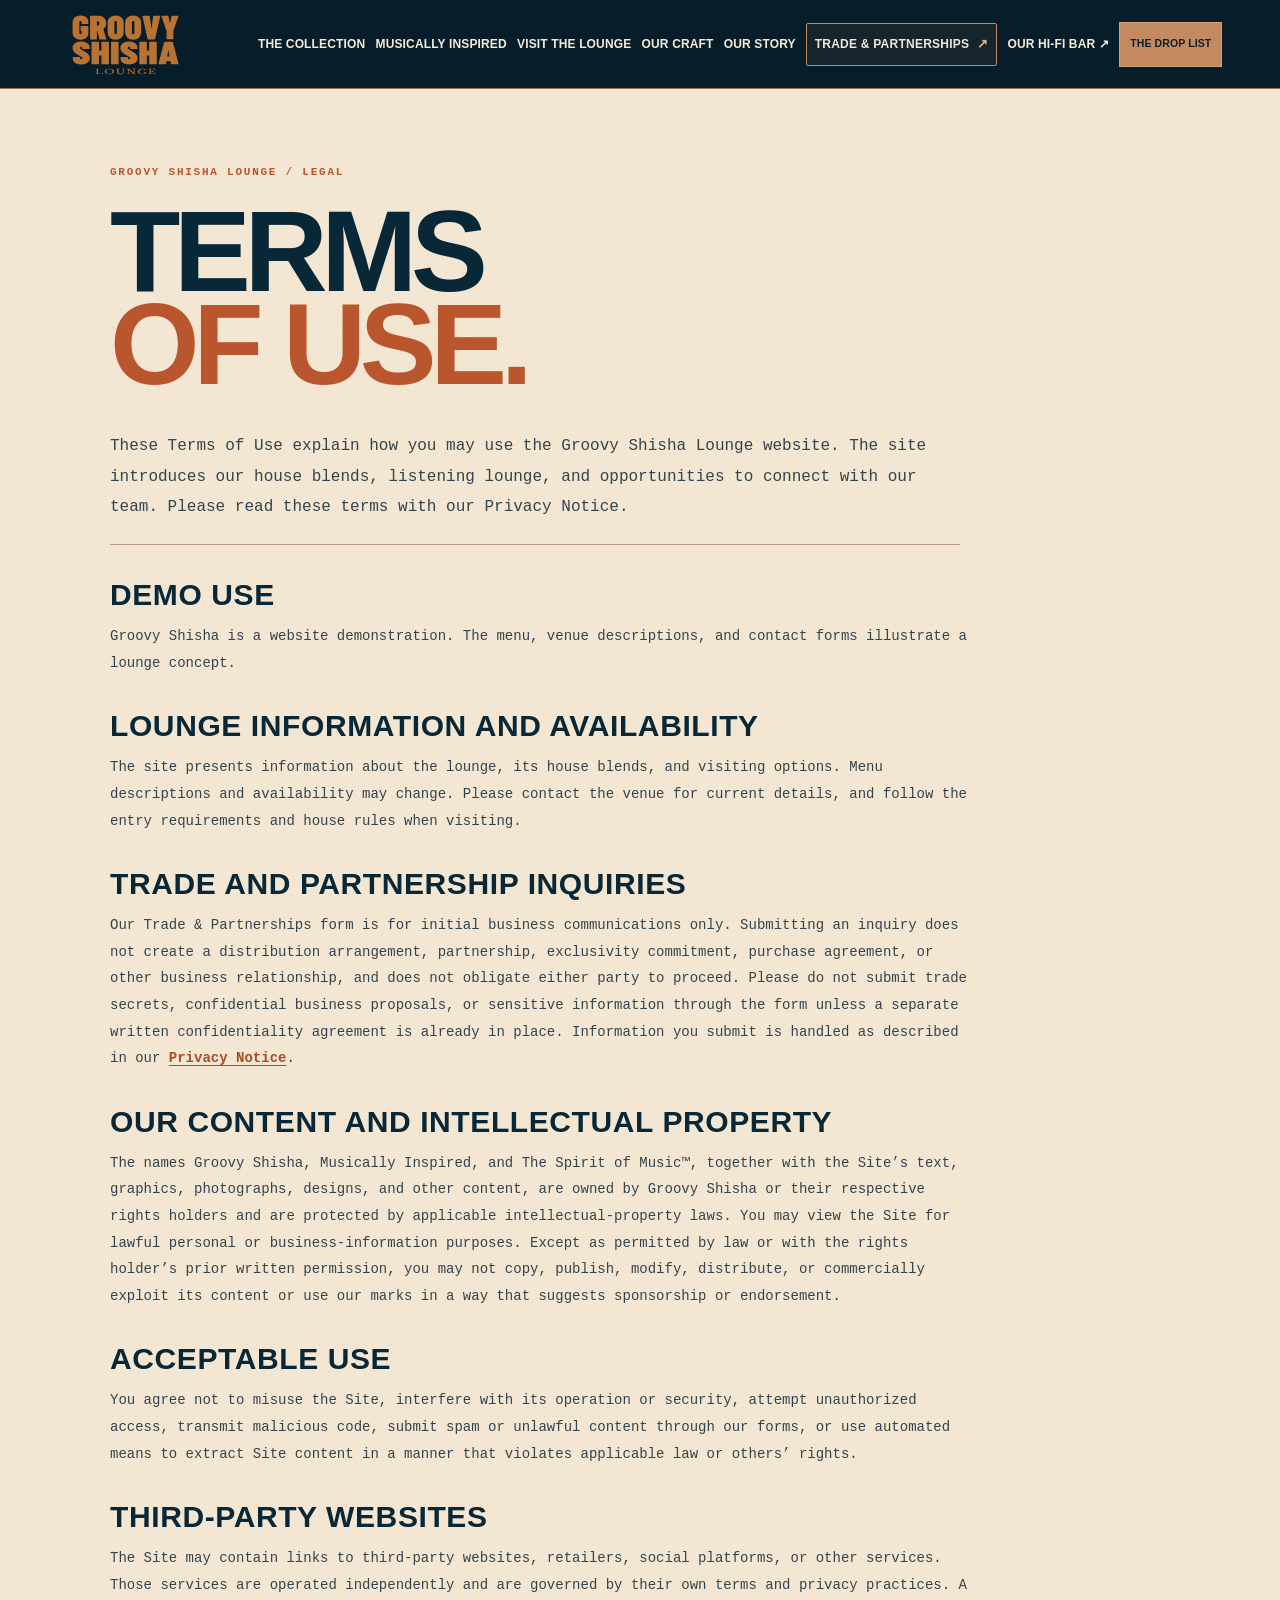
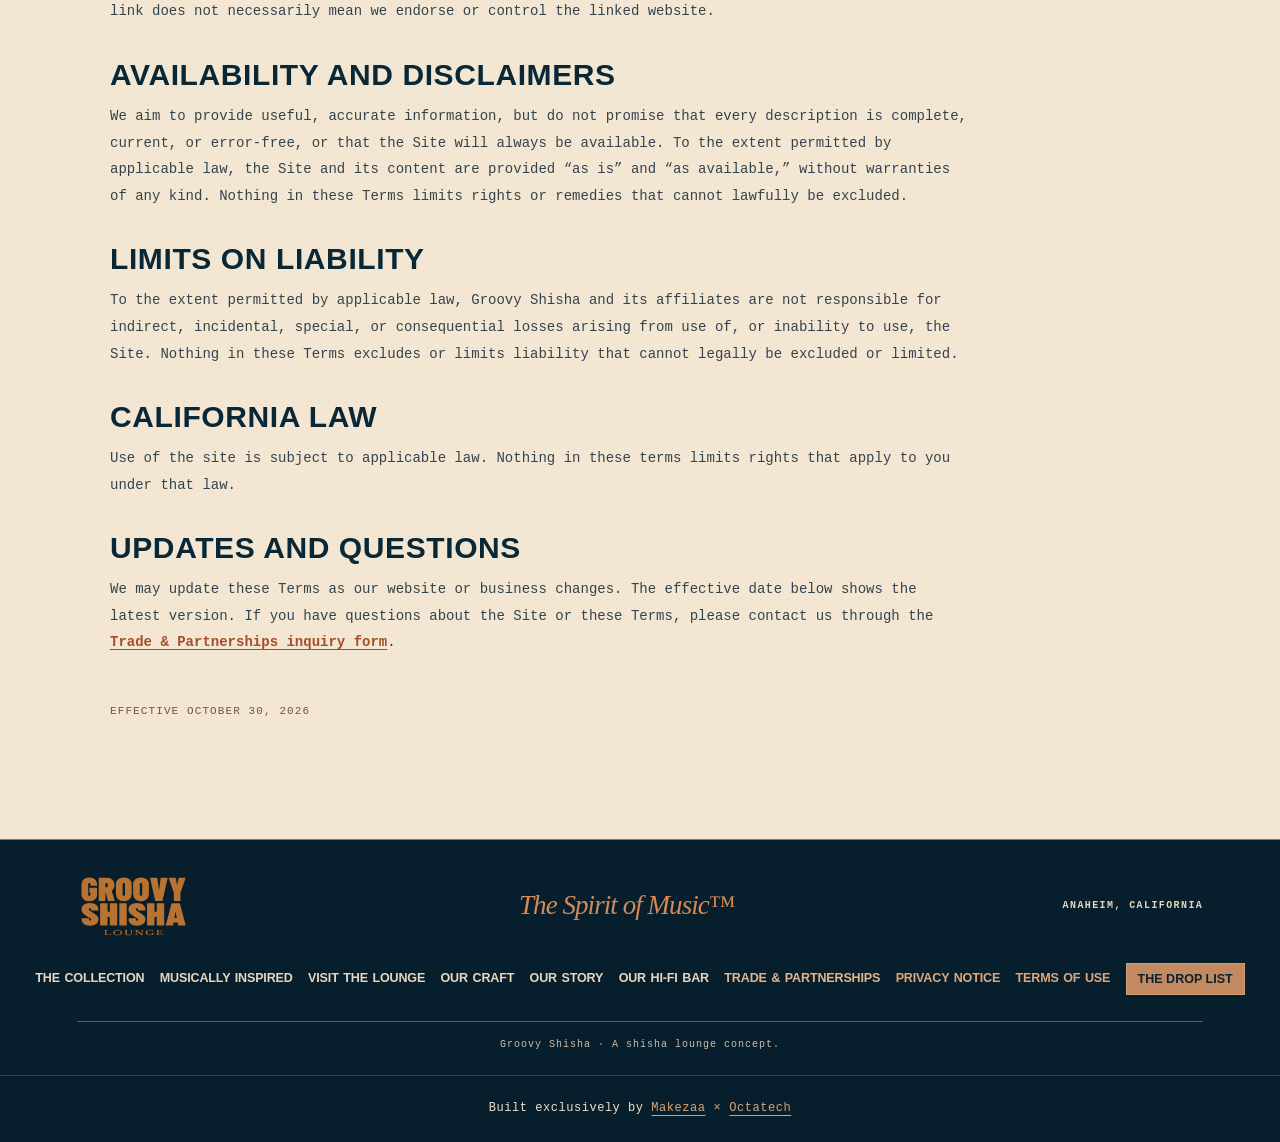
<file: terms-of-use.html>
<!DOCTYPE html>

<html lang="en"><head><meta charset="utf-8"/><meta content="width=device-width,initial-scale=1" name="viewport"/><meta content="#071f2c" name="theme-color"/><title>Terms of Use | Groovy Shisha Lounge</title><meta content="Groovy Shisha Lounge. Four distinctive house blends, thoughtfully prepared shisha, and a vinyl listening room. Discover Country, Blues, Classic Rock, and Jazz Fusion." name="description"/><link href="https://groovy-shisha-demo-xdr-sams-projects.vercel.app/terms-of-use.html" rel="canonical"/><link href="blues.css" rel="stylesheet"/><link href="where-to-buy.css" rel="stylesheet"/><link href="collection-v3.css" rel="stylesheet"/>
<meta content="website" property="og:type"/>
<meta content="Groovy Shisha Lounge" property="og:site_name"/>
<meta content="Terms of Use | Groovy Shisha Lounge" property="og:title"/>
<meta content="Groovy Shisha Lounge. Four distinctive house blends, thoughtfully prepared shisha, and a vinyl listening room. Discover Country, Blues, Classic Rock, and Jazz Fusion." property="og:description"/>
<meta content="https://groovy-shisha-demo-xdr-sams-projects.vercel.app/terms-of-use.html" property="og:url"/>
<meta content="https://groovy-shisha-demo-xdr-sams-projects.vercel.app/assets/groovy-art-bed822aa70d528.png" property="og:image"/>
<meta content="Groovy Shisha Lounge brand and shisha imagery" property="og:image:alt"/>
<meta content="1536" property="og:image:width"/>
<meta content="934" property="og:image:height"/>
<meta content="summary_large_image" name="twitter:card"/>
<!-- Stone Groove Spirits 21+ self-affirmation: site-wide, 2-hour remember -->
<link href="sg-trade/sg-trade-nav.css" rel="stylesheet"/>
<link href="sg-trade/sg-trade.css" rel="stylesheet"/>
<link href="sg-trade/sg-header-readability.css" rel="stylesheet"/><link href="sg-drop-list/drop-list.css" rel="stylesheet"/>
<script defer="" src="sg-drop-list/drop-list.js"></script>
<link href="sg-drop-list/sg-nav-refinement.css" rel="stylesheet"/>
<meta content="noindex,nofollow" name="robots"/><link href="demo.css" rel="stylesheet"/></head><body class="sg-trade-page">
<a class="skip-link" href="terms-of-use.html#main">Skip to content</a>
<header class="site-header" id="page-top"><div class="header-brand"><a aria-label="Groovy Shisha Lounge home" class="logo-link" href="index.html"><img alt="Groovy Shisha Lounge" height="61" src="assets/stone-groove-spirits-logo-copper-master.svg" width="125"/></a><span class="header-location">ANAHEIM, CA</span></div><div class="sg-menu-control"><input aria-label="Mobile navigation open" class="sg-menu-state" id="sg-menu-state" type="checkbox"/><label aria-label="Toggle navigation" class="sg-menu-toggle" for="sg-menu-state"><span>MENU</span><span aria-hidden="true" class="sg-menu-icon">☰</span></label><label aria-hidden="true" class="sg-menu-backdrop" for="sg-menu-state"></label><nav aria-label="Main navigation" class="site-nav sg-menu-nav" id="site-nav"><a href="collection.html">THE COLLECTION</a><a href="musically-mastered.html">MUSICALLY INSPIRED</a><a href="where-to-buy.html">VISIT THE LOUNGE</a><a href="craft.html">OUR CRAFT</a><a href="story.html">OUR STORY</a><a class="sg-trade-nav-link" href="trade-partnerships.html">TRADE &amp; PARTNERSHIPS</a><a href="where-to-buy.html" rel="noopener noreferrer">OUR HI-FI BAR ↗</a><a class="sgdl-nav-cta" data-sg-drop-list-open="" href="terms-of-use.html#the-drop-list">THE DROP LIST</a></nav></div></header>
<main id="main"><section aria-labelledby="terms-heading" class="trade-privacy-page">
<p class="trade-eyebrow">GROOVY SHISHA LOUNGE / LEGAL</p>
<h1 id="terms-heading">TERMS<br/><em>OF USE.</em></h1>
<p class="trade-privacy-intro">These Terms of Use explain how you may use the Groovy Shisha Lounge website. The site introduces our house blends, listening lounge, and opportunities to connect with our team. Please read these terms with our Privacy Notice.</p>
<h2>Demo use</h2><p>Groovy Shisha is a website demonstration. The menu, venue descriptions, and contact forms illustrate a lounge concept.</p>
<h2>Lounge information and availability</h2><p>The site presents information about the lounge, its house blends, and visiting options. Menu descriptions and availability may change. Please contact the venue for current details, and follow the entry requirements and house rules when visiting.</p>
<h2>Trade and partnership inquiries</h2><p>Our Trade &amp; Partnerships form is for initial business communications only. Submitting an inquiry does not create a distribution arrangement, partnership, exclusivity commitment, purchase agreement, or other business relationship, and does not obligate either party to proceed. Please do not submit trade secrets, confidential business proposals, or sensitive information through the form unless a separate written confidentiality agreement is already in place. Information you submit is handled as described in our <a href="privacy.html">Privacy Notice</a>.</p>
<h2>Our content and intellectual property</h2><p>The names Groovy Shisha, Musically Inspired, and The Spirit of Music™, together with the Site’s text, graphics, photographs, designs, and other content, are owned by Groovy Shisha or their respective rights holders and are protected by applicable intellectual-property laws. You may view the Site for lawful personal or business-information purposes. Except as permitted by law or with the rights holder’s prior written permission, you may not copy, publish, modify, distribute, or commercially exploit its content or use our marks in a way that suggests sponsorship or endorsement.</p>
<h2>Acceptable use</h2><p>You agree not to misuse the Site, interfere with its operation or security, attempt unauthorized access, transmit malicious code, submit spam or unlawful content through our forms, or use automated means to extract Site content in a manner that violates applicable law or others’ rights.</p>
<h2>Third-party websites</h2><p>The Site may contain links to third-party websites, retailers, social platforms, or other services. Those services are operated independently and are governed by their own terms and privacy practices. A link does not necessarily mean we endorse or control the linked website.</p>
<h2>Availability and disclaimers</h2><p>We aim to provide useful, accurate information, but do not promise that every description is complete, current, or error-free, or that the Site will always be available. To the extent permitted by applicable law, the Site and its content are provided “as is” and “as available,” without warranties of any kind. Nothing in these Terms limits rights or remedies that cannot lawfully be excluded.</p>
<h2>Limits on liability</h2><p>To the extent permitted by applicable law, Groovy Shisha and its affiliates are not responsible for indirect, incidental, special, or consequential losses arising from use of, or inability to use, the Site. Nothing in these Terms excludes or limits liability that cannot legally be excluded or limited.</p>
<h2>California law</h2><p>Use of the site is subject to applicable law. Nothing in these terms limits rights that apply to you under that law.</p>
<h2>Updates and questions</h2><p>We may update these Terms as our website or business changes. The effective date below shows the latest version. If you have questions about the Site or these Terms, please contact us through the <a href="trade-partnerships.html">Trade &amp; Partnerships inquiry form</a>.</p>
<p class="trade-privacy-updated">EFFECTIVE OCTOBER 30, 2026</p>
</section></main>
<footer class="site-footer"><div class="footer-primary"><a aria-label="Groovy Shisha Lounge home" class="footer-logo" href="index.html"><img alt="Groovy Shisha Lounge" height="55" src="assets/stone-groove-spirits-logo-copper-master.svg" width="110"/></a><span class="footer-phrase">The Spirit of Music™</span><span>ANAHEIM, CALIFORNIA</span></div><nav aria-label="Footer navigation"><a href="collection.html">THE COLLECTION</a><a href="musically-mastered.html">MUSICALLY INSPIRED</a><a href="where-to-buy.html">VISIT THE LOUNGE</a><a href="craft.html">OUR CRAFT</a><a href="story.html">OUR STORY</a><a href="where-to-buy.html" rel="noopener noreferrer">OUR HI-FI BAR</a><a class="sg-trade-nav-link" href="trade-partnerships.html">TRADE &amp; PARTNERSHIPS</a><a class="sg-trade-footer-privacy" href="privacy.html">PRIVACY NOTICE</a> <a class="sg-trade-footer-privacy" href="terms-of-use.html">TERMS OF USE</a><a class="sgdl-footer-link" data-sg-drop-list-open="" href="terms-of-use.html#the-drop-list">THE DROP LIST</a></nav><p>Groovy Shisha · A shisha lounge concept.</p></footer><div aria-label="Website credits" class="demo-credit">Built exclusively by <a href="https://makezaa.com" rel="noopener noreferrer" target="_blank">Makezaa</a><span aria-hidden="true">×</span><a href="https://octetec.com/" rel="noopener noreferrer" target="_blank">Octatech</a></div>
</body></html>
</file>
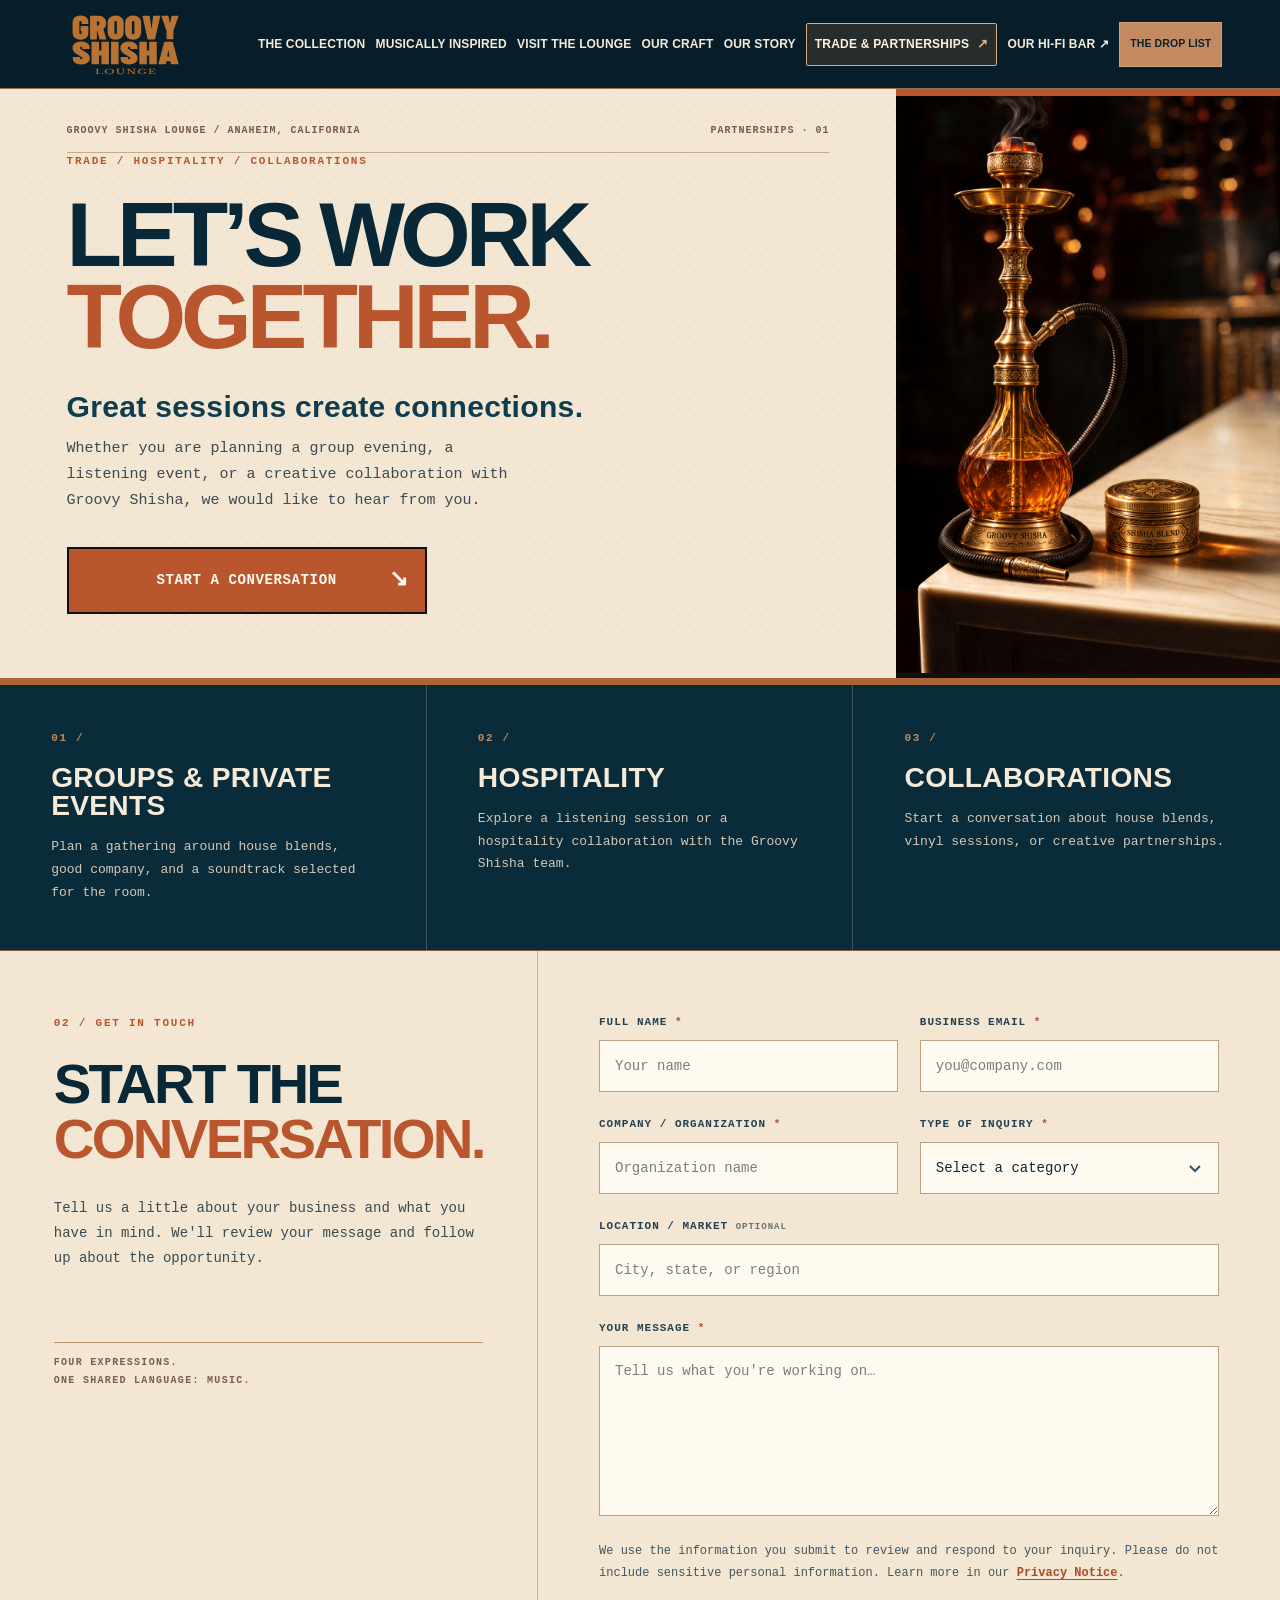
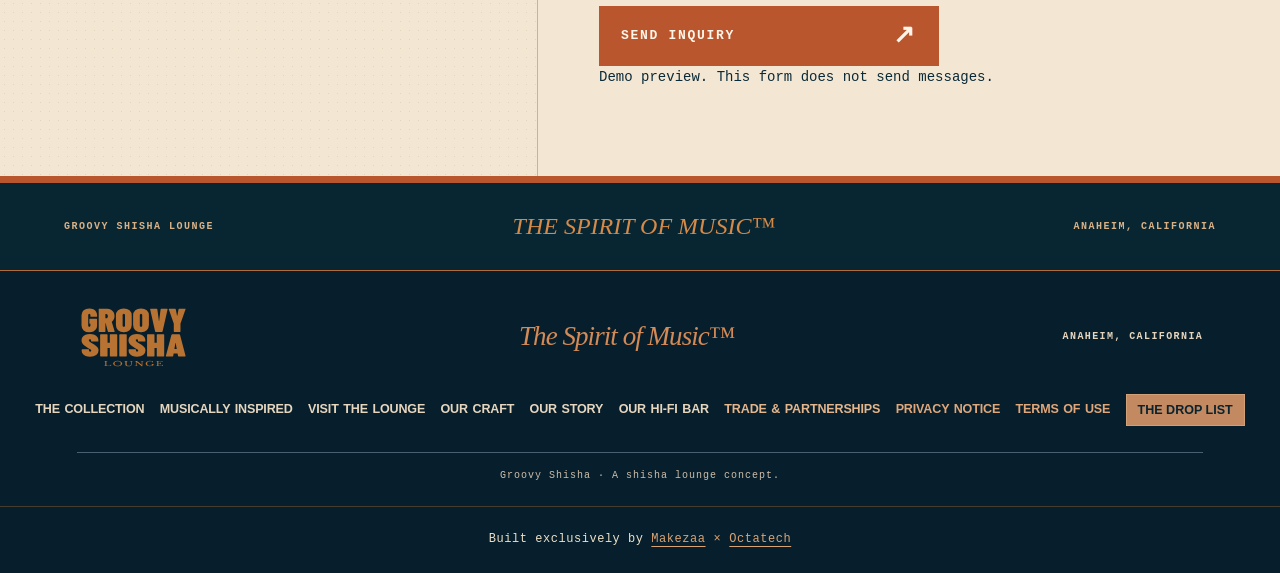
<file: trade-partnerships.html>
<!DOCTYPE html>

<html lang="en"><head><meta charset="utf-8"/><meta content="width=device-width,initial-scale=1" name="viewport"/><meta content="#071f2c" name="theme-color"/><title>Trade &amp; Partnerships | Groovy Shisha Lounge</title><meta content="Groovy Shisha Lounge. Four distinctive house blends, thoughtfully prepared shisha, and a vinyl listening room. Discover Country, Blues, Classic Rock, and Jazz Fusion." name="description"/><link href="https://groovy-shisha-demo-xdr-sams-projects.vercel.app/trade-partnerships.html" rel="canonical"/><link href="blues.css" rel="stylesheet"/><link href="where-to-buy.css" rel="stylesheet"/><link href="collection-v3.css" rel="stylesheet"/>
<meta content="website" property="og:type"/>
<meta content="Groovy Shisha Lounge" property="og:site_name"/>
<meta content="Trade &amp; Partnerships | Groovy Shisha Lounge" property="og:title"/>
<meta content="Groovy Shisha Lounge. Four distinctive house blends, thoughtfully prepared shisha, and a vinyl listening room. Discover Country, Blues, Classic Rock, and Jazz Fusion." property="og:description"/>
<meta content="https://groovy-shisha-demo-xdr-sams-projects.vercel.app/trade-partnerships.html" property="og:url"/>
<meta content="https://groovy-shisha-demo-xdr-sams-projects.vercel.app/assets/groovy-art-bed822aa70d528.png" property="og:image"/>
<meta content="Groovy Shisha Lounge brand and shisha imagery" property="og:image:alt"/>
<meta content="1536" property="og:image:width"/>
<meta content="934" property="og:image:height"/>
<meta content="summary_large_image" name="twitter:card"/>
<!-- Stone Groove Spirits 21+ self-affirmation: site-wide, 2-hour remember -->
<link href="sg-trade/sg-trade-nav.css" rel="stylesheet"/>
<link href="sg-trade/sg-trade.css" rel="stylesheet"/>
<script type="application/ld+json">{"@context":"https://schema.org","@type":"WebPage","name":"Trade & Partnerships | Groovy Shisha Lounge","description":"Groovy Shisha Lounge brings four house shisha blends together with a vinyl listening room. Explore Country, Blues, Classic Rock, and Jazz Fusion.","url":"https://groovy-shisha-demo-xdr-sams-projects.vercel.app/trade-partnerships","isPartOf":{"@type":"WebSite","name":"Groovy Shisha Lounge","url":"https://groovy-shisha-demo-xdr-sams-projects.vercel.app/"}}</script><link href="sg-trade/sg-header-readability.css" rel="stylesheet"/><link href="sg-drop-list/drop-list.css" rel="stylesheet"/>
<script defer="" src="sg-drop-list/drop-list.js"></script>
<link href="sg-drop-list/sg-nav-refinement.css" rel="stylesheet"/>
<meta content="noindex,nofollow" name="robots"/><link href="demo.css" rel="stylesheet"/></head><body class="sg-trade-page">
<a class="skip-link" href="trade-partnerships.html#main">Skip to content</a>
<header class="site-header" id="page-top"><div class="header-brand"><a aria-label="Groovy Shisha Lounge home" class="logo-link" href="index.html"><img alt="Groovy Shisha Lounge" height="61" src="assets/stone-groove-spirits-logo-copper-master.svg" width="125"/></a><span class="header-location">ANAHEIM, CA</span></div><div class="sg-menu-control"><input aria-label="Mobile navigation open" class="sg-menu-state" id="sg-menu-state" type="checkbox"/><label aria-label="Toggle navigation" class="sg-menu-toggle" for="sg-menu-state"><span>MENU</span><span aria-hidden="true" class="sg-menu-icon">☰</span></label><label aria-hidden="true" class="sg-menu-backdrop" for="sg-menu-state"></label><nav aria-label="Main navigation" class="site-nav sg-menu-nav" id="site-nav"><a href="collection.html">THE COLLECTION</a><a href="musically-mastered.html">MUSICALLY INSPIRED</a><a href="where-to-buy.html">VISIT THE LOUNGE</a><a href="craft.html">OUR CRAFT</a><a href="story.html">OUR STORY</a><a aria-current="page" class="sg-trade-nav-link" href="trade-partnerships.html">TRADE &amp; PARTNERSHIPS</a><a href="where-to-buy.html" rel="noopener noreferrer">OUR HI-FI BAR ↗</a><a class="sgdl-nav-cta" data-sg-drop-list-open="" href="trade-partnerships.html#the-drop-list">THE DROP LIST</a></nav></div></header>
<main id="main">
<section aria-labelledby="trade-heading" class="trade-hero">
<div class="trade-hero-copy"><div class="trade-prelude"><span>GROOVY SHISHA LOUNGE / ANAHEIM, CALIFORNIA</span><span>PARTNERSHIPS · 01</span></div>
<p class="trade-eyebrow">TRADE / HOSPITALITY / COLLABORATIONS</p>
<h1 id="trade-heading">LET’S WORK<br/><em>TOGETHER.</em></h1>
<p class="trade-lead">Great sessions create connections.</p>
<p class="trade-intro">Whether you are planning a group evening, a listening event, or a creative collaboration with Groovy Shisha, we would like to hear from you.</p>
<a class="trade-jump" href="trade-partnerships.html#inquiry-form"><span class="trade-jump-label">START A CONVERSATION</span><span aria-hidden="true" class="trade-jump-arrow">↘</span></a></div>
<div class="trade-hero-graphic trade-hero-photo"><img alt="Groovy Shisha Country Shisha hookah alongside an Old Fashioned with a clear ice cube" decoding="async" fetchpriority="high" height="1500" loading="eager" src="assets/groovy-trade-country-bourbon-old-fashioned.png" width="998"/></div>
</section>
<section aria-label="Who we work with" class="trade-context">
<div><span class="trade-number">01 /</span><h2>GROUPS &amp; PRIVATE EVENTS</h2><p>Plan a gathering around house blends, good company, and a soundtrack selected for the room.</p></div>
<div><span class="trade-number">02 /</span><h2>HOSPITALITY</h2><p>Explore a listening session or a hospitality collaboration with the Groovy Shisha team.</p></div>
<div><span class="trade-number">03 /</span><h2>COLLABORATIONS</h2><p>Start a conversation about house blends, vinyl sessions, or creative partnerships.</p></div>
</section>
<section aria-labelledby="inquiry-title" class="trade-contact" id="inquiry-form"><div class="trade-contact-intro"><p class="trade-eyebrow">02 / GET IN TOUCH</p><h2 id="inquiry-title">START THE<br/><em>CONVERSATION.</em></h2><p>Tell us a little about your business and what you have in mind. We'll review your message and follow up about the opportunity.</p><div class="trade-contact-signoff"><span>FOUR EXPRESSIONS.</span><span>ONE SHARED LANGUAGE: MUSIC.</span></div></div>
<div class="trade-form-wrap">
<form aria-describedby="trade-demo-notice" id="sg-trade-form" method="POST" name="stone-groove-trade-inquiries">
<input name="form-name" type="hidden" value="stone-groove-trade-inquiries"/>
<p aria-hidden="true" class="trade-honeypot"><label>Leave this field empty <input autocomplete="off" name="bot-field" tabindex="-1" type="text"/></label></p>
<div class="trade-form-grid">
<div class="trade-field"><label for="trade-name">FULL NAME <span aria-hidden="true">*</span></label><input autocomplete="name" id="trade-name" maxlength="120" name="name" placeholder="Your name" required=""/></div>
<div class="trade-field"><label for="trade-email">BUSINESS EMAIL <span aria-hidden="true">*</span></label><input autocomplete="email" id="trade-email" maxlength="200" name="email" placeholder="you@company.com" required="" type="email"/></div>
<div class="trade-field"><label for="trade-company">COMPANY / ORGANIZATION <span aria-hidden="true">*</span></label><input autocomplete="organization" id="trade-company" maxlength="160" name="company" placeholder="Organization name" required=""/></div>
<div class="trade-field"><label for="trade-inquiry">TYPE OF INQUIRY <span aria-hidden="true">*</span></label><select id="trade-inquiry" name="inquiry_type" required=""><option disabled="" selected="" value="">Select a category</option><option value="Distribution &amp; Wholesale">Distribution &amp; Wholesale</option><option value="Bars &amp; Restaurants">Bars &amp; Restaurants</option><option value="Hotels &amp; Hospitality">Hotels &amp; Hospitality</option><option value="Custom Whiskey Collaborations">Custom Shisha Collaborations</option><option value="Media &amp; Press">Media &amp; Press</option><option value="Other">Other</option></select></div>
<div class="trade-field trade-full"><label for="trade-market">LOCATION / MARKET <span class="trade-optional">OPTIONAL</span></label><input id="trade-market" maxlength="160" name="market" placeholder="City, state, or region"/></div>
<div class="trade-field trade-full"><label for="trade-message">YOUR MESSAGE <span aria-hidden="true">*</span></label><textarea id="trade-message" maxlength="3000" minlength="10" name="message" placeholder="Tell us what you're working on…" required="" rows="6"></textarea></div>
</div>
<p class="trade-privacy-note">We use the information you submit to review and respond to your inquiry. Please do not include sensitive personal information. Learn more in our <a href="privacy.html">Privacy Notice</a>.</p>
<button class="trade-submit" type="submit">SEND INQUIRY <span aria-hidden="true">↗</span></button>
<p aria-live="polite" class="demo-form-notice" id="trade-demo-notice" role="status">Demo preview. This form does not send messages.</p></form>
</div></section>
<section class="trade-outro"><span>GROOVY SHISHA LOUNGE</span><strong>THE SPIRIT OF MUSIC™</strong><span>ANAHEIM, CALIFORNIA</span></section>
</main>
<footer class="site-footer"><div class="footer-primary"><a aria-label="Groovy Shisha Lounge home" class="footer-logo" href="index.html"><img alt="Groovy Shisha Lounge" height="55" src="assets/stone-groove-spirits-logo-copper-master.svg" width="110"/></a><span class="footer-phrase">The Spirit of Music™</span><span>ANAHEIM, CALIFORNIA</span></div><nav aria-label="Footer navigation"><a href="collection.html">THE COLLECTION</a><a href="musically-mastered.html">MUSICALLY INSPIRED</a><a href="where-to-buy.html">VISIT THE LOUNGE</a><a href="craft.html">OUR CRAFT</a><a href="story.html">OUR STORY</a><a href="where-to-buy.html" rel="noopener noreferrer">OUR HI-FI BAR</a><a class="sg-trade-nav-link" href="trade-partnerships.html">TRADE &amp; PARTNERSHIPS</a><a class="sg-trade-footer-privacy" href="privacy.html">PRIVACY NOTICE</a> <a class="sg-trade-footer-privacy" href="terms-of-use.html">TERMS OF USE</a><a class="sgdl-footer-link" data-sg-drop-list-open="" href="trade-partnerships.html#the-drop-list">THE DROP LIST</a></nav><p>Groovy Shisha · A shisha lounge concept.</p></footer><div aria-label="Website credits" class="demo-credit">Built exclusively by <a href="https://makezaa.com" rel="noopener noreferrer" target="_blank">Makezaa</a><span aria-hidden="true">×</span><a href="https://octetec.com/" rel="noopener noreferrer" target="_blank">Octatech</a></div>
<script defer="" src="sg-trade/sg-trade.js"></script></body></html>
</file>
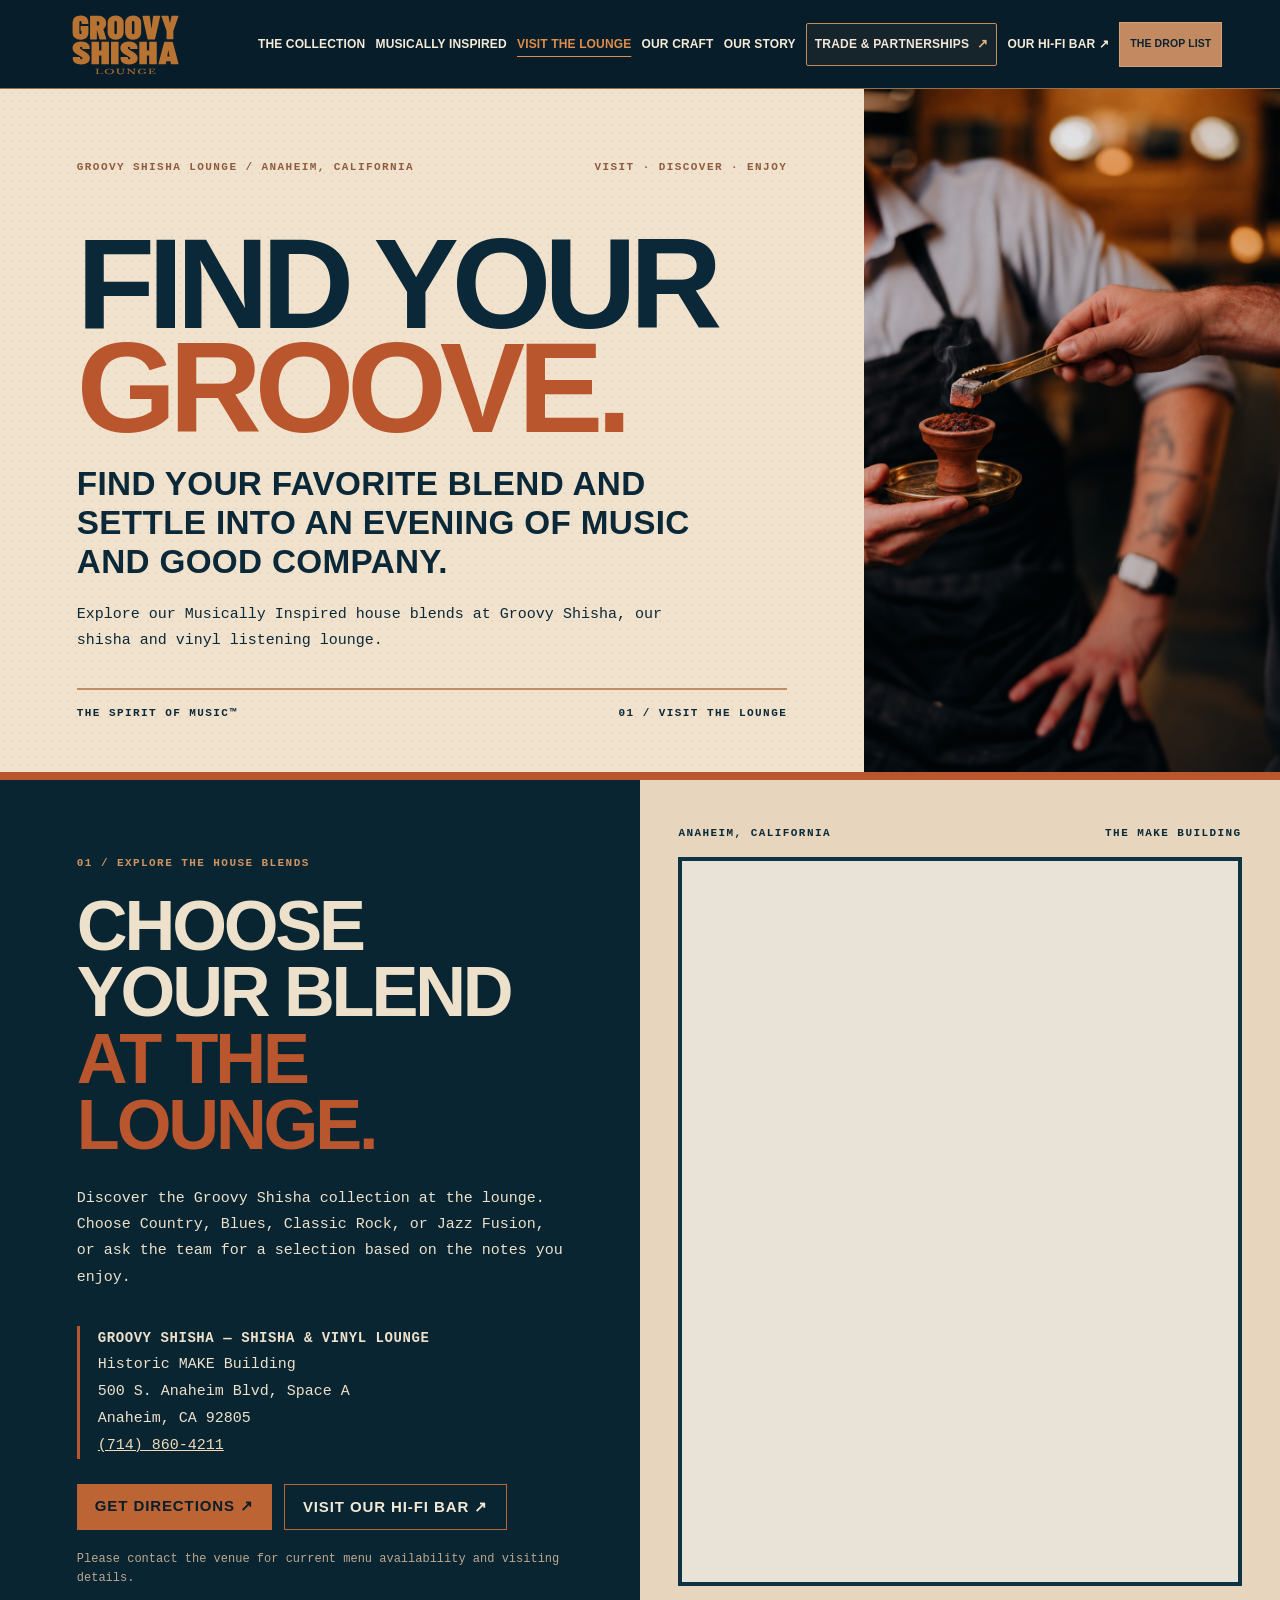
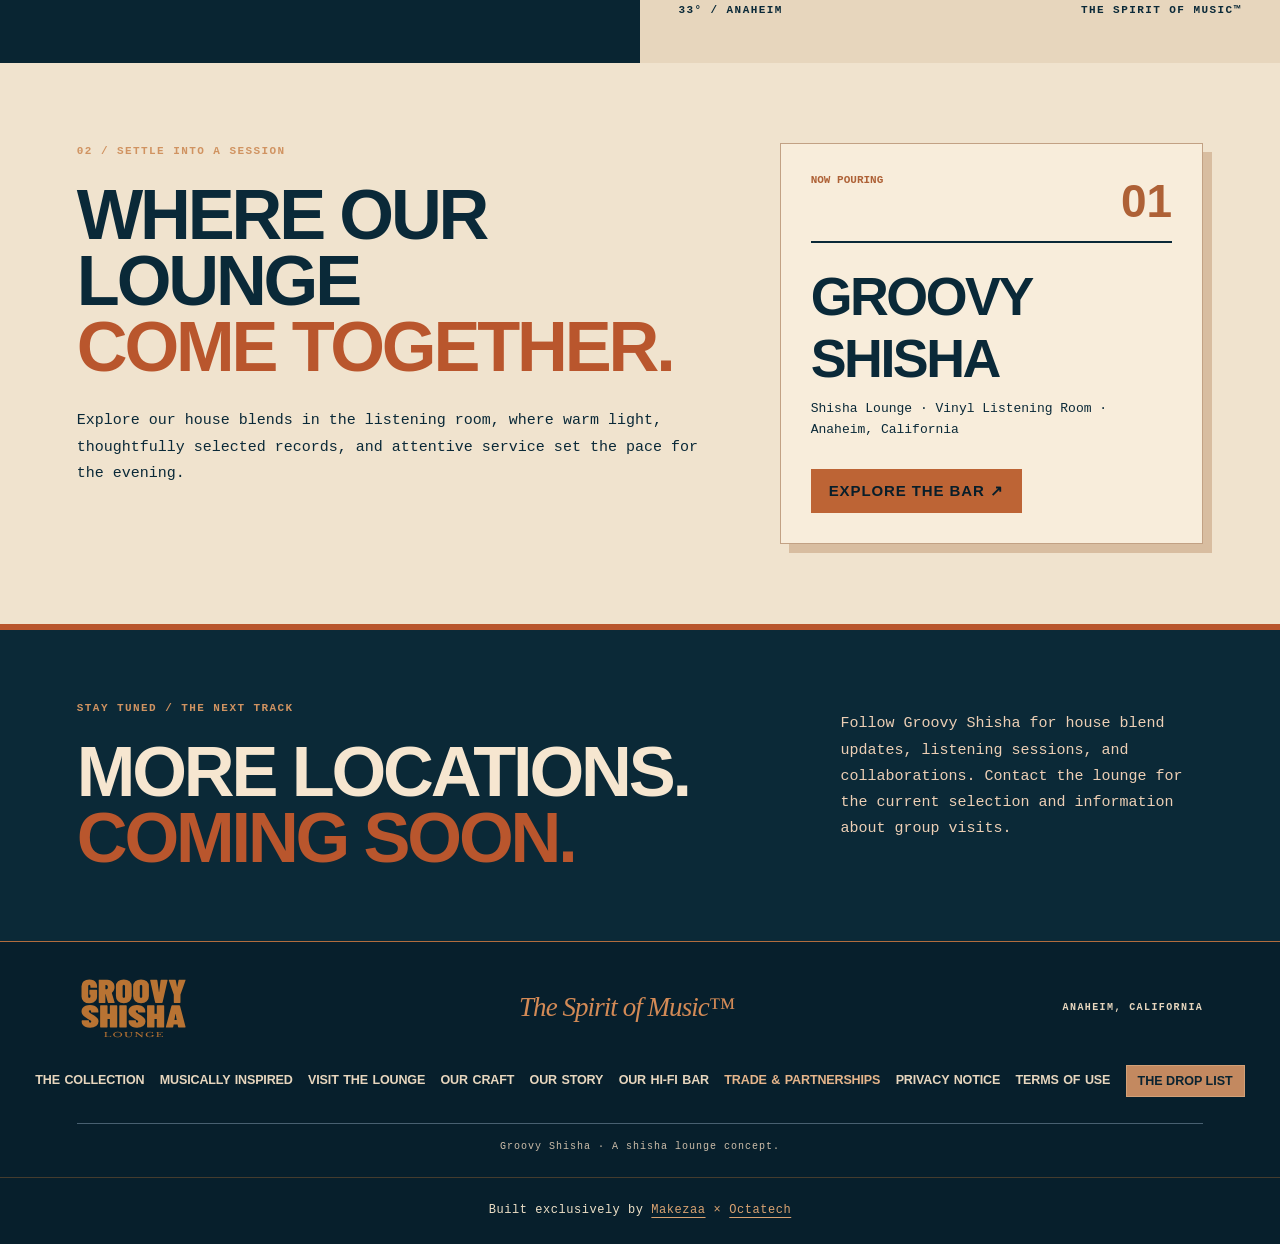
<file: where-to-buy.html>
<!DOCTYPE html>

<html lang="en"><head><meta charset="utf-8"/><meta content="width=device-width,initial-scale=1" name="viewport"/><meta content="#071f2c" name="theme-color"/><title>Visit the Lounge | Groovy Shisha Lounge</title><meta content="Groovy Shisha Lounge. Four distinctive house blends, thoughtfully prepared shisha, and a vinyl listening room. Discover Country, Blues, Classic Rock, and Jazz Fusion." name="description"/><link href="https://groovy-shisha-demo-xdr-sams-projects.vercel.app/where-to-buy.html" rel="canonical"/><link href="blues.css" rel="stylesheet"/><link href="where-to-buy.css" rel="stylesheet"/>
<meta content="website" property="og:type"/>
<meta content="Groovy Shisha Lounge" property="og:site_name"/>
<meta content="Visit the Lounge Groovy Shisha Lounge | Anaheim, California" property="og:title"/>
<meta content="Groovy Shisha Lounge. Four distinctive house blends, thoughtfully prepared shisha, and a vinyl listening room. Discover Country, Blues, Classic Rock, and Jazz Fusion." property="og:description"/>
<meta content="https://groovy-shisha-demo-xdr-sams-projects.vercel.app/where-to-buy.html" property="og:url"/>
<meta content="https://groovy-shisha-demo-xdr-sams-projects.vercel.app/assets/groovy-where-to-buy-country-pour-hero-v6.png" property="og:image"/>
<meta content="Visit the Lounge — Groovy Shisha Lounge approved artwork" property="og:image:alt"/>
<meta content="1024" property="og:image:width"/>
<meta content="1536" property="og:image:height"/>
<meta content="summary_large_image" name="twitter:card"/>
<script type="application/ld+json">{"@context":"https://schema.org","@graph":[{"@type":"BreadcrumbList","itemListElement":[{"@type":"ListItem","position":1,"name":"Home","item":"https://groovy-shisha-demo-xdr-sams-projects.vercel.app/"},{"@type":"ListItem","position":2,"name":"Visit the Lounge","item":"https://groovy-shisha-demo-xdr-sams-projects.vercel.app/where-to-buy"}]}]}</script>
<!-- Stone Groove Spirits 21+ self-affirmation: site-wide, 2-hour remember -->
<link href="sg-trade/sg-trade-nav.css" rel="stylesheet"/>
<link href="sg-trade/sg-header-readability.css" rel="stylesheet"/><link href="sg-drop-list/drop-list.css" rel="stylesheet"/>
<script defer="" src="sg-drop-list/drop-list.js"></script>
<link href="sg-drop-list/sg-nav-refinement.css" rel="stylesheet"/>
<meta content="noindex,nofollow" name="robots"/><link href="demo.css" rel="stylesheet"/></head><body>
<a class="skip-link" href="where-to-buy.html#main">Skip to content</a><header class="site-header" id="page-top"><div class="header-brand"><a aria-label="Groovy Shisha Lounge home" class="logo-link" href="index.html"><img alt="Groovy Shisha Lounge" height="61" src="assets/stone-groove-spirits-logo-copper-master.svg" width="125"/></a><span class="header-location">ANAHEIM, CA</span></div><div class="sg-menu-control"><input aria-label="Mobile navigation open" class="sg-menu-state" id="sg-menu-state" type="checkbox"/><label aria-label="Toggle navigation" class="sg-menu-toggle" for="sg-menu-state"><span>MENU</span><span aria-hidden="true" class="sg-menu-icon">☰</span></label><label aria-hidden="true" class="sg-menu-backdrop" for="sg-menu-state"></label><nav aria-label="Main navigation" class="site-nav sg-menu-nav" id="site-nav"><a href="collection.html">THE COLLECTION</a><a href="musically-mastered.html">MUSICALLY INSPIRED</a><a aria-current="page" href="where-to-buy.html">VISIT THE LOUNGE</a><a href="craft.html">OUR CRAFT</a><a href="story.html">OUR STORY</a><a class="sg-trade-nav-link" href="trade-partnerships.html">TRADE &amp; PARTNERSHIPS</a><a href="where-to-buy.html" rel="noopener noreferrer">OUR HI-FI BAR ↗</a><a class="sgdl-nav-cta" data-sg-drop-list-open="" href="where-to-buy.html#the-drop-list">THE DROP LIST</a></nav></div></header>
<main id="main"><section class="wtb-hero"><div class="wtb-hero-inner"><div class="wtb-overline"><span>GROOVY SHISHA LOUNGE / ANAHEIM, CALIFORNIA</span><span>VISIT · DISCOVER · ENJOY</span></div><h1>FIND YOUR<br/><em>GROOVE.</em></h1><p class="wtb-deck">Find your favorite blend and settle into an evening of music and good company.</p><p class="wtb-intro">Explore our Musically Inspired house blends at Groovy Shisha, our shisha and vinyl listening lounge.</p><div class="wtb-lines"><span>THE SPIRIT OF MUSIC™</span><span>01 / VISIT THE LOUNGE</span></div></div><div aria-hidden="true" class="wtb-photo"><img alt="Shisha preparation with a clay bowl and brass charcoal tongs." decoding="async" height="1536" loading="eager" src="assets/groovy-where-to-buy-country-pour-hero-v6.png" width="1024"/></div></section>
<section aria-labelledby="purchase-heading" class="wtb-location"><div class="wtb-information"><p class="wtb-section-index">01 / EXPLORE THE HOUSE BLENDS</p><h2 id="purchase-heading">CHOOSE YOUR BLEND<br/><em>AT THE LOUNGE.</em></h2><p>Discover the Groovy Shisha collection at the lounge. Choose Country, Blues, Classic Rock, or Jazz Fusion, or ask the team for a selection based on the notes you enjoy.</p><div class="wtb-address"><b>GROOVY SHISHA — SHISHA &amp; VINYL LOUNGE</b><address>Historic MAKE Building<br/>500 S. Anaheim Blvd, Space A<br/>Anaheim, CA 92805</address><a href="tel:+17148604211">(714) 860-4211</a></div><div class="wtb-actions"><a href="https://www.google.com/maps/search/?api=1&amp;query=Stone+Groove+500+S+Anaheim+Blvd+Space+A+Anaheim+CA+92805" rel="noopener noreferrer" target="_blank">GET DIRECTIONS ↗</a><a href="where-to-buy.html" rel="noopener noreferrer">VISIT OUR HI-FI BAR ↗</a></div><p class="wtb-fine">Please contact the venue for current menu availability and visiting details.</p></div><div class="wtb-map"><div class="wtb-map-head"><span>ANAHEIM, CALIFORNIA</span><span>THE MAKE BUILDING</span></div><iframe loading="lazy" referrerpolicy="no-referrer-when-downgrade" src="https://www.google.com/maps?q=Stone%20Groove%20500%20S%20Anaheim%20Blvd%20Space%20A%20Anaheim%20CA%2092805&amp;output=embed" title="Map of Groovy Shisha in the historic MAKE Building, Anaheim"></iframe><div class="wtb-map-foot"><span>33° / ANAHEIM</span><span>THE SPIRIT OF MUSIC™</span></div></div></section>
<section aria-labelledby="served-heading" class="wtb-served"><div class="wtb-served-heading"><p class="wtb-section-index">02 / SETTLE INTO A SESSION</p><h2 id="served-heading">WHERE OUR LOUNGE<br/><em>COME TOGETHER.</em></h2><p>Explore our house blends in the listening room, where warm light, thoughtfully selected records, and attentive service set the pace for the evening.</p></div><div class="wtb-venue"><div class="wtb-venue-label"><span>NOW POURING</span><strong>01</strong></div><h3>GROOVY SHISHA</h3><p>Shisha Lounge · Vinyl Listening Room · Anaheim, California</p><a href="where-to-buy.html" rel="noopener noreferrer">EXPLORE THE BAR ↗</a></div></section>
<section class="wtb-coming"><div><p class="wtb-section-index">STAY TUNED / THE NEXT TRACK</p><h2>MORE LOCATIONS.<br/><em>COMING SOON.</em></h2></div><p>Follow Groovy Shisha for house blend updates, listening sessions, and collaborations. Contact the lounge for the current selection and information about group visits.</p></section></main>
<footer class="site-footer"><div class="footer-primary"><a aria-label="Groovy Shisha Lounge home" class="footer-logo" href="index.html"><img alt="Groovy Shisha Lounge" height="55" src="assets/stone-groove-spirits-logo-copper-master.svg" width="110"/></a><span class="footer-phrase">The Spirit of Music™</span><span>ANAHEIM, CALIFORNIA</span></div><nav aria-label="Footer navigation"><a href="collection.html">THE COLLECTION</a><a href="musically-mastered.html">MUSICALLY INSPIRED</a><a href="where-to-buy.html">VISIT THE LOUNGE</a><a href="craft.html">OUR CRAFT</a><a href="story.html">OUR STORY</a><a href="where-to-buy.html" rel="noopener noreferrer">OUR HI-FI BAR</a><a class="sg-trade-nav-link" href="trade-partnerships.html">TRADE &amp; PARTNERSHIPS</a><a class="sg-trade-footer-privacy" href="privacy.html">PRIVACY NOTICE</a> <a class="sg-trade-footer-privacy" href="terms-of-use.html">TERMS OF USE</a><a class="sgdl-footer-link" data-sg-drop-list-open="" href="where-to-buy.html#the-drop-list">THE DROP LIST</a></nav><p>Groovy Shisha · A shisha lounge concept.</p></footer><div aria-label="Website credits" class="demo-credit">Built exclusively by <a href="https://makezaa.com" rel="noopener noreferrer" target="_blank">Makezaa</a><span aria-hidden="true">×</span><a href="https://octetec.com/" rel="noopener noreferrer" target="_blank">Octatech</a></div></body></html>
</file>
<file: styles.css>
:root{--navy:#082430;--ink:#071c29;--cream:#f5ebd7;--copper:#b9562d;--orange:#e28a3c;--red:#b52f2c;--blue:#137da1;--line:#d9be99;--mono:'Courier New',Courier,monospace}*{box-sizing:border-box}html{scroll-behavior:smooth}body{margin:0;background:#051923;color:var(--ink);font-family:var(--mono);font-size:15px}img{max-width:100%}a{color:inherit}button{cursor:pointer}.paper{background-color:var(--cream);background-image:radial-gradient(rgba(102,61,33,.11) .55px,transparent .8px),linear-gradient(125deg,rgba(255,255,255,.45),transparent 55%);background-size:7px 7px,100% 100%}.dark{background-color:var(--navy);background-image:radial-gradient(rgba(201,173,127,.12) .5px,transparent 1px),linear-gradient(140deg,rgba(5,14,22,.35),transparent);background-size:6px 6px,100% 100%;color:var(--cream)}h1,h2,h3,p{margin-top:0}h1,h2,h3,.button,.sheet-logo,.statement,.spirit-type{font-family:Impact,'Arial Narrow','Roboto Condensed',sans-serif;font-stretch:condensed;text-transform:uppercase}h1,h2,h3{letter-spacing:-.035em;line-height:.96}h1 em,h2 em{font-style:normal;color:var(--copper)}.section-label,.eyebrow,.mono{font-family:var(--mono);letter-spacing:.13em;font-size:12px;font-weight:bold}.section-label{margin-bottom:26px}.rule{display:inline-block;border-top:1px solid;opacity:.6;min-width:60px;vertical-align:middle;margin-left:20px}.script{font-family:Georgia,serif;font-style:italic;letter-spacing:-.04em}.button{display:inline-flex;justify-content:space-between;align-items:center;text-decoration:none;gap:22px;padding:13px 22px;letter-spacing:.075em;font-weight:700;font-size:17px;border:1px solid #8d3617;transition:filter .2s,transform .2s}.button:hover,.button:focus-visible{filter:brightness(1.13);transform:translateY(-2px)}.copper-button{background:var(--copper);color:#100f0e;box-shadow:inset 0 0 0 3px rgba(255,235,197,.16)}.topbar{background:#07202e;color:var(--cream);border-bottom:1px solid var(--copper);display:flex;align-items:center;gap:3.2%;height:78px;padding:8px 3%;position:relative;z-index:4}.brand{display:block;width:132px;flex-shrink:0}.brand img{display:block;width:100%;height:62px;object-fit:contain}.location{font-size:11px;letter-spacing:.19em;border-left:1px solid var(--line);padding-left:22px;white-space:nowrap}.topbar nav{display:flex;margin-left:auto;gap:25px}.topbar nav a,.top-cta{font-family:'Roboto Condensed',Arial,sans-serif;font-size:11px;font-weight:700;letter-spacing:.09em;text-decoration:none;white-space:nowrap}.topbar nav a:hover,.topbar nav a:focus-visible{color:var(--orange)}.top-cta{border:1px solid var(--copper);padding:13px}.menu-toggle{display:none}.hero{display:grid;grid-template-columns:48% 52%;min-height:720px;overflow:hidden}.hero-copy{position:relative;padding:55px 7% 52px 9%;z-index:1}.eyebrow{font-size:13px;letter-spacing:.3em;margin-bottom:25px}.hero h1{font-size:clamp(46px,5.1vw,92px);letter-spacing:-.052em;line-height:.96;margin-bottom:18px}.hero h1 em{display:inline-block}.hero-copy p{max-width:610px;font-size:15px;line-height:1.65;margin:0 0 17px}.hero-copy .lead{font:700 17px 'Roboto Condensed',Arial,sans-serif;line-height:1.4}.hero-copy .button{margin-top:28px}.hero-plus{position:absolute;right:9%;bottom:45px;font-size:52px;font-weight:100}.hero-stage{background:#072231;position:relative;isolation:isolate;min-height:720px;overflow:hidden;color:var(--cream)}.hero-stage:after{content:'';position:absolute;inset:0;border:1px solid rgba(253,233,201,.15);pointer-events:none}.hero-bars{position:absolute;inset:0;background:linear-gradient(90deg,transparent 6%,#147a9a 6% 12%,#d38230 12% 17%,#c63730 17% 21%,transparent 21% 86%,#155777 86% 92%,#ca5138 92% 96%,transparent 96%);opacity:.82}.record{background:repeating-radial-gradient(circle at center,#10151b 0px,#10151b 4px,#29323a 5px,#0b121b 7px,#0b121b 12px);border-radius:50%;box-shadow:0 3px 20px #010812aa}.record-hero{position:absolute;width:72%;aspect-ratio:1;left:20%;top:5%;border:2px solid #45505a}.hero-bottle{position:absolute;height:94%;left:17%;bottom:-1%;z-index:2;object-fit:contain;filter:drop-shadow(16px 15px 13px #030b12af)}.hero-topnote{position:absolute;right:6%;top:34px;text-align:right;line-height:2.1}.hero-topnote span{color:var(--orange)}.hero-card{position:absolute;right:0;top:33%;width:39%;padding:28px 18px 25px;min-height:200px;text-align:center;z-index:3;color:var(--navy);border:1px solid #b9ad98}.hero-card img{height:75px;width:160px;object-fit:contain;filter:brightness(0)}.hero-card p{margin:10px 0 0;font-size:13px;line-height:1.7;letter-spacing:.2em}.hero-track{position:absolute;right:4%;bottom:4%;width:41%;padding:13px 20px;background:#061b2ddd;line-height:2;z-index:3}.hero-track b{color:var(--orange)}.hero-track hr{border:0;border-top:1px solid var(--line)}.collection{padding:48px 5.5% 28px;position:relative;overflow:hidden}.collection h2{font-size:clamp(38px,4.5vw,80px);max-width:960px}.collection-heading{display:grid;grid-template-columns:65% 35%;min-height:260px}.collection-heading p{max-width:780px;line-height:1.5;margin-bottom:9px}.vinyl-stamp{position:relative;min-height:240px}.record-collection{position:absolute;right:-12%;top:-210px;width:min(480px,115%);aspect-ratio:1;display:grid;place-items:center}.label-disc{background:var(--cream);width:47%;aspect-ratio:1;border-radius:50%;border:5px solid var(--copper);display:flex;align-items:center;justify-content:center;flex-direction:column;text-align:center;padding:12px}.label-disc img{width:80%;height:72px;object-fit:contain}.label-disc small{font-size:9px;font-weight:700}.vinyl-stamp>.script{position:absolute;left:1%;top:85px;transform:rotate(-9deg);font-size:38px;color:var(--navy)}.mini-track{display:flex;justify-content:space-between;align-items:center;border-top:1px solid var(--ink);padding:13px 0 12px}.mini-track span{font-size:10px}.lineup{display:grid;grid-template-columns:repeat(4,minmax(0,1fr));gap:20px}.spirit{text-align:center;min-width:0}.spirit a{text-decoration:none}.cover{padding:7px;background:#e5d8bc;border:1px solid #bcaa8a;box-shadow:2px 3px 6px #0002;aspect-ratio:1}.cover img{display:block;width:100%;height:100%;object-fit:cover}.spirit h3{font-size:clamp(24px,2.9vw,49px);margin:13px 0 0}.spirit-type{font-size:clamp(12px,1.3vw,22px);letter-spacing:.12em;color:var(--copper)}.spirit p{border-top:1px solid #a8a092;padding-top:12px;font-size:12px;margin-top:12px}.section-foot{display:flex;justify-content:space-between;align-items:center;margin-top:28px;border-top:1px solid #aa9f8a;padding-top:18px;font-size:10px;gap:12px}.mastered{display:grid;grid-template-columns:49% 51%;min-height:590px}.mastered-mark{padding:43px 7% 35px;display:flex;flex-direction:column;align-items:center;justify-content:center;text-align:center;position:relative;overflow:hidden}.mastered-mark:after{content:'';position:absolute;aspect-ratio:1;border:1px solid #dbac78;border-radius:50%;width:90%;top:-19%;right:-24%;box-shadow:0 0 0 28px #d5a15a11,0 0 0 58px #d5a15a12,0 0 0 90px #d5a15a12;pointer-events:none}.mastered-mark .section-label{align-self:stretch;text-align:left;position:absolute;top:35px;left:7%}.mastered-mark img{width:190px;height:190px;object-fit:contain;position:relative;z-index:1}.mastered-mark h2{font-size:clamp(58px,6.3vw,110px);margin:18px 0;position:relative;z-index:1}.mastered-mark small{font-size:11px;letter-spacing:.22em}.mastered-text{padding:52px 6%;display:grid;grid-template-columns:1fr 125px;gap:32px}.mastered-text h2{font-size:clamp(49px,5.25vw,92px)}.mastered-body p{font-size:15px;line-height:1.48}.mastered-body .pull{font-size:25px;color:var(--orange);border-top:2px solid var(--copper);padding-top:14px}.mastered-aside{align-self:center;line-height:2.4;border-left:2px solid var(--copper);padding-left:16px;white-space:nowrap}.manifesto{background:var(--copper);color:var(--cream);padding:43px 6%;display:grid;grid-template-columns:65% 35%;gap:3%;position:relative;overflow:hidden;align-items:center;background-image:radial-gradient(rgba(58,25,17,.12) 1px,transparent 1.5px);background-size:7px 7px}.manifesto:after{content:'';position:absolute;right:-100px;top:-190px;width:460px;aspect-ratio:1;border-radius:50%;background:repeating-radial-gradient(circle,#091d2233 0,#091d2233 2px,transparent 3px,transparent 10px);pointer-events:none}.manifesto .section-label{margin:0 0 15px}.manifesto h2{font-size:clamp(33px,3.75vw,67px);position:relative;z-index:1;white-space:nowrap}.manifesto h2 span{color:var(--ink);-webkit-text-stroke:.5px var(--cream);paint-order:stroke fill}.manifesto h2 em{color:var(--cream)}.manifesto p{border-left:2px solid #f6dfc2;padding:8px 0 8px 32px;max-width:500px;font-size:18px;line-height:1.6;position:relative;z-index:1}.craft{display:grid;grid-template-columns:43% 57%;padding:45px 4.4%;gap:24px}.craft-copy{padding:15px 4% 0 0}.craft h2{font-size:clamp(42px,4.7vw,85px)}.craft .intro,.craft .outro{font-size:clamp(21px,2.1vw,35px);color:var(--navy);line-height:1.13}.craft-copy>p:not(.script){font-size:16px;line-height:1.5}.craft .outro{margin-top:20px}.blend-sheet{border:1px solid #ac9b85;background:#fff9ec99;padding:19px 22px;align-self:stretch;box-shadow:0 0 0 8px #f0dfc5aa}.blend-head{display:grid;grid-template-columns:30% 70%;border-bottom:1px solid #8d9a95;padding:0 0 18px;gap:20px}.sheet-logo{font-size:29px;line-height:.8}.sheet-logo small{display:block;font-size:10px;letter-spacing:.37em;margin-top:8px}.blend-head b{font:700 clamp(17px,2vw,35px) Impact,sans-serif;letter-spacing:.13em}.blend-head small,.blend-row small{display:block;font-size:10px;letter-spacing:.1em;margin-top:6px}.blend-row{display:grid;grid-template-columns:35px minmax(105px,1.2fr) 80px minmax(100px,1.2fr) 90px;gap:8px;align-items:center;border-bottom:1px solid #96a19d;padding:15px 0}.blend-row i{font-style:normal;color:var(--copper);font-size:23px}.blend-row strong{font:700 23px Impact,sans-serif}.blend-row p{font-size:10px;letter-spacing:.1em;line-height:1.7;margin:0}.barrel{display:inline-block;width:48px;height:62px;border:3px solid var(--navy);border-radius:35% 35% 30% 30%;background:repeating-linear-gradient(90deg,transparent 0 9px,#20384c 10px 12px,transparent 13px 18px),linear-gradient(0deg,transparent 8%,#20384c 9% 13%,transparent 14% 85%,#20384c 86% 90%,transparent 91%);justify-self:center}.barrel.side{transform:rotate(90deg)}.level{font-size:15px;letter-spacing:-.1em;color:var(--copper)}.blend-bottom{display:flex;justify-content:space-between;align-items:center;gap:10px;padding-top:15px;font-size:9px}.blend-bottom span{font-size:19px}.pour{display:grid;grid-template-columns:40% 43% 17%;min-height:480px;align-items:stretch}.pour-image{position:relative;overflow:hidden}.pour-image img{width:100%;height:100%;object-fit:cover;object-position:50% 50%;display:block}.pour-copy{padding:48px 5%}.pour h2{font-size:clamp(39px,4.1vw,74px);margin-bottom:25px}.pour h2 em{color:var(--orange)}.pour-copy p{font-size:16px;line-height:1.5;max-width:700px}.pour-track{border-left:1px solid var(--line);align-self:center;margin:0 12px 0 0;padding:25px 10px 25px 17px;font-size:10px;line-height:1.5}.pour-track div{border-block-start:1px solid #ccb798;padding:20px 0;display:flex;gap:12px;justify-content:space-between}.pour-track span{color:var(--orange)}.pour-track p{color:var(--cream);border-top:1px solid var(--line);padding-top:24px;margin-top:25px;line-height:1.8}.story{display:grid;grid-template-columns:46% 54%;min-height:620px}.story-image{position:relative;overflow:hidden}.story-image>img{width:100%;height:100%;object-fit:cover;object-position:center;display:block}.story-note{position:absolute;left:6%;top:5%;color:var(--cream);font-size:13px;line-height:1.8;text-shadow:0 2px 4px #111}.story-copy{padding:40px 5%;position:relative}.story-copy .section-label{display:flex;justify-content:space-between;gap:12px}.story h2{font-size:clamp(53px,5.3vw,95px);white-space:nowrap}.story h3{font-size:clamp(21px,2.25vw,40px);color:var(--copper);margin-bottom:20px}.story-columns{display:grid;grid-template-columns:1fr 130px;gap:30px}.story-columns p{line-height:1.48;font-size:14px;margin-bottom:12px}.founder-notes{border-left:1px solid var(--ink);padding-left:18px;font-size:11px;line-height:1.7}.founder-notes hr{border:0;border-top:1px solid #8b928e}.statement{background:var(--copper);color:var(--cream);font-size:clamp(20px,2.4vw,39px);line-height:1.1;white-space:nowrap;padding:13px 12px;margin-top:24px}.statement span{color:var(--ink)}.story-link{display:inline-block;margin-top:18px;font-size:12px;letter-spacing:.12em}footer{background:var(--navy);color:var(--cream);display:flex;gap:20px;align-items:center;justify-content:space-between;flex-wrap:wrap;padding:28px 4%;font:11px var(--mono)}.footer-brand{display:flex;align-items:center;gap:20px}.footer-brand img{width:96px}.footer-brand .script{font-size:24px;color:var(--orange)}footer nav{display:flex;gap:15px;flex-wrap:wrap}footer nav a{text-decoration:none}footer nav a:hover{text-decoration:underline}footer small{width:100%;border-top:1px solid #ffffff40;padding-top:15px;letter-spacing:.12em}
@media(max-width:1150px){.topbar{gap:18px}.topbar nav{gap:14px}.top-cta{display:none}.hero{min-height:630px}.hero-stage{min-height:630px}.hero-copy{padding-left:6%}.hero h1{font-size:clamp(43px,5.5vw,67px)}.hero-card{width:42%}.manifesto h2{white-space:normal}.story-columns{grid-template-columns:1fr}.founder-notes{display:none}.blend-row{grid-template-columns:27px 1.4fr 58px 1fr}.blend-row .level{display:none}.statement{white-space:normal}}@media(max-width:760px){.topbar{height:66px;padding:6px 18px}.brand{width:98px}.brand img{height:50px}.location{font-size:10px;margin-left:auto}.menu-toggle{display:block;background:none;border:1px solid var(--orange);color:var(--cream);padding:10px 12px;font:700 12px var(--mono)}.topbar nav{display:none;position:absolute;top:66px;left:0;right:0;background:var(--navy);margin:0;padding:20px;flex-direction:column;box-shadow:0 14px 20px #0009}.topbar nav.open{display:flex}.topbar nav a{font-size:15px;padding:8px}.hero{grid-template-columns:1fr}.hero-copy{padding:36px 7% 58px}.hero h1{font-size:clamp(41px,11vw,70px)}.hero-copy p{font-size:14px}.hero-stage{min-height:550px}.hero-bottle{height:95%;left:16%}.hero-card{top:38%;right:0;width:38%;padding:12px;min-height:140px}.hero-card img{height:46px}.hero-card p{font-size:10px}.hero-track{width:43%;font-size:9px}.hero-topnote{font-size:9px}.collection{padding:33px 5%}.collection-heading{display:block;min-height:0}.collection h2{font-size:clamp(33px,8.5vw,60px)}.collection-heading p{font-size:14px}.vinyl-stamp{display:none}.mini-track span{display:none}.lineup{grid-template-columns:repeat(2,minmax(0,1fr));gap:22px 12px}.spirit h3{font-size:31px}.spirit p{font-size:11px}.section-foot{flex-wrap:wrap;justify-content:center;text-align:center}.section-foot .button{order:-1;width:100%;justify-content:center}.mastered{grid-template-columns:1fr}.mastered-mark{min-height:430px}.mastered-mark h2{font-size:clamp(52px,13vw,85px)}.mastered-mark img{height:135px;width:135px}.mastered-text{padding:38px 6%;grid-template-columns:1fr 75px;gap:10px}.mastered-text h2{font-size:clamp(45px,10vw,70px)}.mastered-aside{font-size:9px;line-height:2}.manifesto{grid-template-columns:1fr;padding:35px 6%}.manifesto h2{font-size:clamp(33px,7.4vw,55px)}.manifesto p{font-size:15px;padding-left:18px}.craft{grid-template-columns:1fr;padding:35px 6%}.craft h2{font-size:clamp(45px,10vw,75px)}.blend-sheet{padding:12px}.blend-row{grid-template-columns:24px 1.5fr 54px 1fr}.blend-row p{font-size:9px}.blend-row strong{font-size:19px}.blend-head b{font-size:23px}.pour{grid-template-columns:1fr}.pour-image{height:390px}.pour-copy{padding:32px 6%}.pour h2{font-size:clamp(40px,8vw,60px)}.pour-track{margin:0 6% 32px;border-left:0;border-top:1px solid var(--line);display:grid;grid-template-columns:repeat(3,1fr);gap:10px;padding:10px 0}.pour-track div{display:block}.pour-track span{display:block}.pour-track p{grid-column:span 3}.story{grid-template-columns:1fr}.story-image{height:440px}.story-copy{padding:30px 6%}.story h2{font-size:clamp(46px,10.7vw,78px)}.story h3{font-size:clamp(22px,5vw,35px)}.statement{font-size:clamp(24px,5.5vw,36px)}footer{padding:25px 6%}footer nav{width:100%}}@media(max-width:400px){.location{display:none}.hero-card{width:43%}.hero-bottle{left:7%}.hero-track{width:52%}.mastered-text{grid-template-columns:1fr}.mastered-aside{display:none}.blend-row p{font-size:8px}}

/* Approved desktop Hero is reproduced pixel-for-pixel from the signed-off artwork.
   Semantic copy remains in the DOM for accessibility and indexing; hotspots
   provide working navigation without repainting the approved visual. */
@media (min-width:761px){
 .topbar{position:absolute;left:0;right:0;top:0;height:6.04vw;min-height:0;opacity:0;z-index:10;}
 .topbar a,.topbar button{pointer-events:auto;}
 .hero{position:relative;display:block;min-height:0;height:60.80729167vw;background:url('assets/groovy-art-bed822aa70d528.png') center top/100% 100% no-repeat;overflow:hidden;}
 .hero-copy,.hero-stage{position:absolute!important;inset:0!important;visibility:hidden!important;pointer-events:none!important;}
 .hero-approved-hotspots{position:absolute;inset:0;z-index:5;pointer-events:none;}
 .hero-hotspot{position:absolute;display:block;pointer-events:auto;background:transparent;}
 .hero-hotspot:focus-visible{outline:3px solid #f1ae4a;outline-offset:3px;background:#f1ae4a22;}
 .hero-nav-collection{left:49.4%;top:1.5%;width:9.3%;height:6.5%;}
 .hero-nav-mm{left:59.3%;top:1.5%;width:13.2%;height:6.5%;}
 .hero-nav-craft{left:72.2%;top:1.5%;width:8.3%;height:6.5%;}
 .hero-nav-story{left:79.6%;top:1.5%;width:7.8%;height:6.5%;}
 .hero-cta-hotspot{left:5.4%;top:87.9%;width:25.6%;height:7.7%;}
}
@media(max-width:760px){.hero-approved-hotspots{display:none;}}

.sr-only{position:absolute!important;width:1px!important;height:1px!important;padding:0!important;margin:-1px!important;overflow:hidden!important;clip:rect(0,0,0,0)!important;white-space:nowrap!important;border:0!important}
.collection-visual{position:relative;padding:0;min-height:auto;background:none;overflow:hidden}
.collection-approved{position:relative;aspect-ratio:1802 / 873;background:#f5ebd7 url('assets/groovy-art-ff305c6cd8a8cb.png') center/cover no-repeat;border-top:1px solid rgba(0,0,0,.08);border-bottom:1px solid rgba(0,0,0,.08)}
.collection-hotspots{position:absolute;inset:0;z-index:2}
.collection-hotspots a{position:absolute;display:block}
.collection-linkup{left:7.8%;top:36.1%;width:16.1%;height:3.7%}
.collection-card-country{left:7.25%;top:40.8%;width:21.2%;height:39.6%}
.collection-card-blues{left:29.1%;top:40.8%;width:21.2%;height:39.6%}
.collection-card-rock{left:50.8%;top:40.8%;width:21.2%;height:39.6%}
.collection-card-jazz{left:72.3%;top:40.8%;width:21.2%;height:39.6%}
.collection-explore{left:37.3%;top:88.8%;width:24.4%;height:6.1%}
.collection-mobile-fallback{display:none}
@media (max-width: 900px){
  .collection-visual{padding:48px 5.5% 28px}
  .collection-approved{display:none}
  .collection-mobile-fallback{display:block}
}


.mastered-desktop{position:relative;aspect-ratio:2048 / 682;background:#f5ebd7 url('assets/groovy-art-90e0712a31ec44.png') center/cover no-repeat;border-top:1px solid rgba(0,0,0,.08);border-bottom:1px solid rgba(0,0,0,.08)}
.mastered-hotspots{position:absolute;inset:0;z-index:2}
.mastered-hotspots a{position:absolute;display:block}
.mastered-cta{left:52.35%;top:84.3%;width:25.15%;height:9.0%}
.mastered-mobile{display:none}
@media (max-width: 900px){
  .mastered{padding:0}
  .mastered-desktop{display:none}
  .mastered-mobile{display:grid}
}


/* Section 02: full-width approved artwork; override inherited two-column layout. */
.mastered { display:block; width:100%; min-height:0; }
.mastered-desktop { display:block; width:100%; min-height:0; aspect-ratio:2048 / 682; background-size:100% 100%; }
.mastered-mobile { display:none; }
@media (max-width:900px) {
  .mastered {display:block;min-height:0;}
  .mastered-desktop {display:none;}
  .mastered-mobile {display:grid;grid-template-columns:1fr;}
}

/* SECTION 03 — exact approved ultra-thin-stroke graphic */
.manifesto.manifesto-approved{display:block!important;width:100%!important;max-width:none!important;min-height:0!important;padding:0!important;margin:0!important;background:#b94d2d!important;overflow:hidden!important;line-height:0!important}
.manifesto.manifesto-approved::before,.manifesto.manifesto-approved::after{content:none!important;display:none!important}
.manifesto-approved-image{display:block;width:100%;height:auto;aspect-ratio:2048/353;object-fit:fill}
.sr-only-section03{position:absolute!important;width:1px!important;height:1px!important;overflow:hidden!important;clip:rect(0,0,0,0)!important;white-space:nowrap!important}
/* Mobile section 03: reflow the full original message rather than zoom/crop wide artwork. */
.sg03-mobile{display:none}
@media(max-width:760px){
 .manifesto.manifesto-approved{display:block!important;background:#b94d2d!important;overflow:visible!important;line-height:normal!important}
 .manifesto-approved-image{display:none!important}
 .sg03-mobile{display:block!important;position:relative;isolation:isolate;overflow:hidden;color:#f5e9d2;
  padding:30px 22px 34px;
  background:#b94d2d;
  background-image:linear-gradient(135deg,rgba(255,230,190,.09),rgba(65,17,13,.13)),radial-gradient(rgba(45,14,12,.14) .75px, transparent 1.3px);
  background-size:100% 100%,6px 6px;
  border-top:3px solid #e2b78e;border-bottom:3px solid #e2b78e}
 .sg03-mobile:before{content:'“';position:absolute;left:-13px;top:4px;font:160px/1 Georgia,serif;color:#ffe4b5;opacity:.19;pointer-events:none}
 .sg03-mobile:after{content:'';position:absolute;right:-112px;bottom:-115px;width:260px;height:260px;border-radius:50%;border:1px solid #40201e;
  background:repeating-radial-gradient(circle at 50% 50%,transparent 0 4px,rgba(33,19,19,.27) 5px 6px,transparent 7px 11px);opacity:.35;z-index:-1;pointer-events:none}
 .sg03-mobile .sg03-kicker{font:700 11px/1.4 'Courier New',monospace;letter-spacing:.17em;color:#f4d7b7;margin:0 0 20px 9px}
 .sg03-mobile h2{margin:0 0 22px;letter-spacing:-.045em;line-height:.97;text-transform:uppercase;
 font:900 clamp(35px,9.6vw,60px)/.99 Impact,'Arial Narrow',sans-serif;color:#071c29}
 .sg03-mobile h2 .sg03-outline{-webkit-text-stroke:.45px #f8dfc1;paint-order:stroke fill;display:block}
 .sg03-mobile h2 .sg03-solid{display:block;color:#f8efdc;margin-top:9px}
 .sg03-mobile p{font:15px/1.65 'Courier New',monospace;color:#f8ead9;max-width:43ch;
 margin:16px 0 0;border-top:1px solid rgba(248,223,193,.7);padding-top:20px;position:relative;z-index:1}
}

/* Section 04 — approved artwork fidelity, desktop */
.craft-approved-section{display:block!important;padding:0!important;gap:0!important;background:#f4ecdb!important;position:relative;overflow:hidden}
.craft-approved-art{position:relative;width:100%;aspect-ratio:1774 / 887;background-image:url("assets/groovy-art-62c6fec7a4c004.png");background-position:center;background-size:100% 100%;background-repeat:no-repeat}
.craft-approved-link{position:absolute;left:4%;top:86.8%;width:24%;height:10%;z-index:2;display:block}
.craft-approved-link:focus-visible{outline:3px solid #0a3444;outline-offset:-3px}
.craft-approved-section .craft-mobile-fallback{display:none}
@media(max-width:900px){.craft-approved-section .craft-approved-art{display:none}.craft-approved-section .craft-mobile-fallback{display:grid;grid-template-columns:1fr;padding:28px 6%;gap:24px}}

/* Approved Section 05: exact image composition on desktop, responsive text-first mobile fallback. */
.pour.pour-approved-section{display:block!important;padding:0!important;min-height:0!important;position:relative;overflow:hidden}
.pour-approved-art{position:relative;display:block;width:100%;aspect-ratio:3/1;background-image:url("assets/groovy-art-7f6addde0e14e1.png");background-position:center center;background-repeat:no-repeat;background-size:100% 100%}
.pour-approved-section .pour-mobile-fallback{display:none}
.pour-section-accessible{position:absolute;clip:rect(0,0,0,0);white-space:nowrap;width:1px;height:1px;overflow:hidden}
@media(max-width:900px){.pour.pour-approved-section{display:block!important}.pour-approved-section .pour-approved-art{display:none}.pour-approved-section .pour-mobile-fallback{display:grid;grid-template-columns:1fr;padding:0;background:#082430}.pour-approved-section .pour-image{height:auto;aspect-ratio:16/10}.pour-approved-section .pour-copy{padding:32px 6% 12px}.pour-approved-section .pour-track{padding:16px 6% 32px}}

/* Section 06: preserve the approved original at the intended full-page width. */
.story.story-approved{display:block;min-height:0;position:relative;overflow:hidden}
.story-desktop-art{width:100%;aspect-ratio:2048 / 768;background:#f4ebdc url("assets/groovy-sami-story-desktop.png") center/100% 100% no-repeat}
.story-approved .story-mobile{display:none}
@media (max-width:900px){
 .story-approved .story-desktop-art{display:none}
 .story-approved .story-mobile{display:grid;grid-template-columns:1fr;min-height:0}
}

.sg-mobile-hero{display:none}
@media(max-width:760px){
 .topbar{display:none!important}
 .hero{display:none!important}
 .sg-mobile-hero{display:block;background:#f1e6d1;color:#0a2331;width:100%;overflow:hidden}
 .sgmh-top{display:flex;align-items:center;gap:12px;background:#082632;color:#f4e6cb;padding:13px 18px 12px;min-height:77px;border-bottom:3px solid #b96a39}
 .sgmh-top>a{display:block;width:107px;flex:0 0 107px}.sgmh-top img{display:block;width:100%;max-height:54px;object-fit:contain}
 .sgmh-top span{font:700 10px/1.2 var(--mono);letter-spacing:.06em;flex:1;white-space:nowrap}
 .sgmh-top button{background:transparent;color:#f1e2c6;border:1px solid #bf8b60;padding:10px;font:700 11px var(--mono);letter-spacing:.08em}
 .sgmh-links{display:none;flex-direction:column;padding:5px 18px 12px;background:#082632;color:#f1e6d1;gap:0}
 .sgmh-links.is-open{display:flex}
 .sgmh-links a{font:700 12px var(--mono);padding:13px 0;border-bottom:1px solid #b59c7c44;text-decoration:none}
 .sgmh-lead{padding:34px 22px 34px;background-color:var(--cream);background-image:radial-gradient(rgba(102,61,33,.11) .55px,transparent .8px),linear-gradient(125deg,rgba(255,255,255,.45),transparent 55%);background-size:7px 7px,100% 100%}
 .sgmh-kicker{font-family:var(--mono);font-size:13px;letter-spacing:.30em;font-weight:700;display:flex;align-items:center;gap:14px;white-space:nowrap;color:var(--ink);margin-bottom:23px}
 .sgmh-kicker span{flex:1;border-top:1px solid #a67655;opacity:.8}
 .sgmh-lead h1{font-family:Impact,'Arial Narrow','Roboto Condensed',sans-serif;font-stretch:condensed;text-transform:uppercase;font-size:clamp(52px,14vw,84px);letter-spacing:-.052em;line-height:.96;margin:0 0 18px;color:var(--ink)}
 .sgmh-lead h1 em{font-style:normal;color:var(--copper)}
 .sgmh-lead p{font-family:var(--mono);font-size:15px;line-height:1.62;max-width:36ch;margin:0 0 18px;color:#23333d}
 .sgmh-lead .sgmh-bold{font:700 17px/1.4 'Roboto Condensed',Arial,sans-serif;margin:0 0 17px;color:#122934}
 .sgmh-cta{display:inline-flex;align-items:center;justify-content:space-between;gap:22px;text-decoration:none;margin-top:28px;padding:13px 22px;background:var(--copper);color:#100f0e;font-family:Impact,'Arial Narrow','Roboto Condensed',sans-serif;font-size:17px;letter-spacing:.075em;text-transform:uppercase;border:1px solid #8d3617;box-shadow:inset 0 0 0 3px rgba(255,235,197,.16)}
 .sgmh-cta span{font-size:24px;line-height:1}
 .sgmh-stage{position:relative;height:auto;min-height:0;background:#092533;overflow:hidden;color:#e8d9c2}
 .sgmh-stage:before{content:none}
 .sgmh-approved-art{display:block;width:100%;height:auto;position:relative;inset:auto;object-fit:contain;filter:none}
}
@media(min-width:761px){.sg-mobile-hero{display:none!important}}

/* Approved mobile logo arrangement: original mark plus SPIRITS beneath. */
@media(max-width:760px){
.sgmh-top .sgmh-brand-corrected{display:flex;flex-direction:column;align-items:center;justify-content:center;width:112px;flex:0 0 112px;text-decoration:none;gap:0}
.sgmh-brand-corrected img{width:100%;height:auto;max-height:47px;object-fit:contain;display:block}
.sgmh-brand-corrected .sgmh-brand-spirits{display:block;flex:none;color:#bd8957;font:700 11px/1 'Arial Narrow',Arial,sans-serif;letter-spacing:.37em;text-align:center;margin-top:0;padding-left:.37em}
}

/* Locked desktop Collection remains unchanged. Faithful mobile typesetting and approved art. */
@media(max-width:900px){
  .collection.collection-visual{padding:0!important;background:#f5ebd7!important;min-height:0!important}
  .collection-approved{display:none!important}
  .collection-mobile-fallback.sgmc-mobile{display:block!important;position:relative;overflow:hidden;padding:26px 19px 25px;background-color:#f5ebd7;color:#071c29}
  .sgmc-mobile .sgmc-topline,.sgmc-footer{display:flex;align-items:center;justify-content:space-between;gap:10px;font-family:'Courier New',monospace;font-size:10px;font-weight:700;letter-spacing:.16em;color:#183443}
  .sgmc-topline{border-bottom:1px solid #b98e70;padding-bottom:12px;margin-bottom:23px}
  .sgmc-mobile h2{font:normal clamp(42px,11vw,72px)/.92 Impact,'Arial Narrow','Roboto Condensed',sans-serif;letter-spacing:-.038em;color:#071c29;margin:0 0 20px;text-transform:uppercase;max-width:100%}
  .sgmc-mobile h2 em{font-style:normal;color:#b9562d}
  .sgmc-intro{border-top:2px solid #ad7248;padding-top:14px;margin-bottom:25px}
  .sgmc-intro p{font-family:'Courier New',Courier,monospace!important;color:#233542;font-size:13px;line-height:1.5;margin:0 0 11px}
  .sgmc-liner{display:flex;align-items:center;justify-content:space-between;gap:7px;border-top:1px solid #203642;border-bottom:1px solid #203642;margin:20px 0 17px;padding:9px 0}
  .sgmc-liner strong{background:#0c3347;color:#f3e9d4;padding:10px;font-family:'Courier New',Courier,monospace;letter-spacing:.12em;font-size:11px;white-space:nowrap}
  .sgmc-liner span{font:700 9px/1.4 'Courier New',monospace;letter-spacing:.02em;text-align:right}
  .sgmc-grid{display:grid;grid-template-columns:repeat(2,minmax(0,1fr));gap:19px 11px}
  .sgmc-spirit{min-width:0;text-align:center}
  .sgmc-spirit>a:first-child{display:block;line-height:0;text-decoration:none}
  .sgmc-spirit img{display:block;width:100%;height:auto;aspect-ratio:342 / 345;object-fit:contain;box-shadow:1px 2px 4px #071c2938}
  .sgmc-spirit-details{padding:0 1px}
  .sgmc-spirit h3{font-family:Impact,'Arial Narrow','Roboto Condensed',sans-serif;font-size:clamp(21px,6vw,35px);line-height:.97;letter-spacing:-.025em;margin:11px 0 2px;color:#091c29}
  .sgmc-spirit .sgmc-type{font-family:'Arial Narrow',Arial,sans-serif;font-weight:800;font-size:clamp(10px,2.8vw,14px);line-height:1.17;letter-spacing:.085em;color:#b9562d;min-height:28px}
  .sgmc-spirit p{font:11px/1.35 'Courier New',monospace;margin:7px 0 8px;min-height:44px;padding-top:8px;border-top:1px solid #baad9c}
  .sgmc-explore-link{font:700 9px/1.25 'Courier New',monospace;letter-spacing:.06em;text-decoration:none;color:#0d435b;display:inline-flex;gap:5px;align-items:center;border-bottom:1px solid #0d435b;padding-bottom:3px}
  .sgmc-cta{display:flex;align-items:center;justify-content:space-between;gap:12px;text-decoration:none;background:#b9562d;border:3px double #f3d8bc;outline:1px solid #923b20;color:#101618;padding:12px 14px;margin:27px auto 26px;max-width:365px;font:normal clamp(18px,5vw,23px)/1 Impact,'Arial Narrow',sans-serif;letter-spacing:.025em}
  .sgmc-cta span{font-size:28px;line-height:.7}
  .sgmc-footer{padding-top:13px;border-top:1px solid #bea88c;line-height:1.6;font-size:8px}
}

/* Approved Section 02 mobile arrangement — independent of locked desktop artwork. */
@media(max-width:760px){
  #mastered.mastered{display:block!important;min-height:0!important;padding:0!important;margin:0!important}
  #mastered .mastered-desktop{display:none!important}
  #mastered .mastered-mobile.sg-mobile-mastered-v2{display:block!important;width:100%;margin:0;min-height:0}
  #mastered .sg-mm-art{background:#f5ead4;line-height:0;overflow:hidden}
  #mastered .sg-mm-art img{display:block;width:100%;max-width:none;height:auto;object-fit:contain}
  #mastered .sg-mm-copy{padding:30px 23px 34px;color:#f4e7d1;background-color:#061f2d;background-image:radial-gradient(rgba(227,186,139,.09) .7px,transparent 1px);background-size:7px 7px;overflow:hidden}
  #mastered .sg-mm-head{display:flex;justify-content:space-between;gap:10px;color:#c16b36;font:700 9px/1.6 'Courier New',monospace;letter-spacing:.13em;margin-bottom:20px}
  #mastered .sg-mm-head span:last-child{color:#f1dbbc;text-align:right}
  #mastered .sg-mm-copy h2{font-family:Impact,'Arial Narrow','Roboto Condensed',sans-serif!important;font-size:clamp(43px,12vw,70px)!important;letter-spacing:-.035em!important;line-height:.93!important;margin:0 0 23px!important;color:#fff0d8!important;font-weight:900;text-transform:uppercase}
  #mastered .sg-mm-copy h2 em{font-style:normal!important;color:#c76b34!important;display:inline-block}
  #mastered .sg-mm-copy>p:not(.sg-mm-pull){font:15px/1.57 'Courier New',Courier,monospace!important;color:#f1e2cf!important;margin:0 0 18px!important}
  #mastered .sg-mm-pull{font:italic 25px/1.18 Georgia,serif!important;color:#e28a3c!important;border-top:2px solid #ba6330!important;padding-top:19px!important;margin:22px 0 20px!important}
  #mastered .sg-mm-button{display:flex;align-items:center;justify-content:space-between;gap:10px;text-decoration:none;background:#c56431;color:#101820;border:3px double #e3a06a;padding:14px 12px;font:700 clamp(14px,4.3vw,20px)/1.2 Impact,'Arial Narrow',sans-serif;letter-spacing:.045em;text-transform:uppercase;max-width:100%}
  #mastered .sg-mm-button span{font-family:Arial,sans-serif;font-size:25px;line-height:1}
  #mastered .sg-mm-bottom{display:flex;gap:15px;justify-content:space-between;margin-top:24px;padding-top:11px;border-top:1px solid rgba(237,207,171,.4);font:700 8px/1.65 'Courier New',monospace;letter-spacing:.09em;color:#cfb9a0}
  #mastered .sg-mm-bottom span:last-child{text-align:right;white-space:nowrap}
}

/* Section 03: inset the terminal punctuation only; all other spacing remains locked. */
@media(max-width:760px){
.sg03-mobile h2 .sg03-punctuation{display:inline;color:inherit;position:static;margin:0}
}

/* Locked Section 03 mobile portrait graphic; desktop unchanged */
.sg03-mobile-final-art{display:none!important}
@media(max-width:760px){
 #point-of-view.manifesto-approved{display:block!important;padding:0!important;margin:0!important;overflow:visible!important;background:#b95329!important;line-height:normal!important}
 #point-of-view .sg03-mobile-final-art{display:block!important;width:100%!important;height:auto!important;max-width:100%!important;object-fit:contain!important;position:static!important;transform:none!important}
 #point-of-view .manifesto-approved-image{display:none!important}
}

/* ===== Mobile Section 04 refreshed to better match approved mock-up ===== */
.sgc4-mobile{display:none}
@media (max-width:900px){
  .craft.craft-approved-section{display:block!important;padding:0!important;background:#f5ebd7!important;overflow:hidden}
  .craft-approved-section .craft-approved-art{display:none!important}
  .craft-approved-section .sgc4-mobile{display:block!important;background:#f5ebd7;color:#0b2938;overflow:hidden}
  .sgc4-mobile *{box-sizing:border-box}
  .sgc4-mast{background:#f5ebd7}
  .sgc4-mast img{display:block;width:100%;height:auto}
  .sgc4-editorial{padding:0 6% 28px;background-color:#f5ebd7;background-image:radial-gradient(rgba(136,87,43,.09) .5px,transparent .7px);background-size:7px 7px}
  .sgc4-intro,.sgc4-closing{font-family:Georgia,serif;font-style:italic;letter-spacing:-.045em;color:#0d2e3f}
  .sgc4-intro{margin:0 0 18px;font-size:clamp(19px,5.1vw,24px);line-height:1.18}
  .sgc4-body{margin:0 0 18px;font:15px/1.58 'Courier New',monospace;color:#294754}
  .sgc4-closing{margin:0 0 18px;padding-bottom:17px;border-bottom:1px solid #b99476;font-size:clamp(24px,6.2vw,31px);line-height:1.1}
  .sgc4-cta{display:flex;align-items:center;justify-content:space-between;text-decoration:none;background:#b45a2f;color:#f8e7cf;padding:14px 18px;border:2px solid #bd815f;box-shadow:inset 0 0 0 2px rgba(240,195,146,.46);font:18px Impact,'Arial Narrow',sans-serif;letter-spacing:.08em}
  .sgc4-cta span{font-size:24px;line-height:1}
  .sgc4-sheet{margin:0 4% 28px;border:1px solid #7e9498;background:#f7f0e1;box-shadow:0 0 0 4px #ead9c2;overflow:hidden}
  .sgc4-sheethead{display:grid;grid-template-columns:40% 60%;gap:10px;align-items:center;padding:18px 14px;border-bottom:1px solid #8ea2a5}
  .sgc4-brand{font:29px/.78 Impact,'Arial Narrow',sans-serif;letter-spacing:-.03em;color:#0c2a3a}
  .sgc4-brand small{display:block;font:700 10px/1.7 'Courier New',monospace;letter-spacing:.42em;padding-top:7px}
  .sgc4-sheetname{font:700 clamp(13px,4.6vw,19px)/1.1 'Courier New',monospace;letter-spacing:.16em;text-align:right;color:#113040}
  .sgc4-sheetname small{display:block;font:700 8px/1.5 'Courier New',monospace;letter-spacing:.07em;color:#57717f;margin-top:7px}
  .sgc4-roles{display:block}
  .sgc4-role{display:grid;grid-template-columns:14px 1fr;background:#f7f0e1;border-top:1px solid #8ea2a5}
  .sgc4-role:first-child{border-top:0}
  .sgc4-role-color{min-height:100%;width:100%}
  .sgc4-role-main{padding:12px 12px 14px}
  .sgc4-topline{margin-bottom:2px}
  .sgc4-num{font:700 12px 'Courier New',monospace;letter-spacing:.16em;color:#4c6977}
  .sgc4-grid{display:grid;grid-template-columns:minmax(0,1fr) 108px;gap:8px 12px;align-items:center}
  .sgc4-titleblock h3{margin:0;font:clamp(28px,8.4vw,38px)/.96 Impact,'Arial Narrow',sans-serif;letter-spacing:-.02em;color:#0a2837}
  .sgc4-role-desc{margin-top:7px;padding-top:7px;border-top:1px solid #98a9aa;font:700 11px/1.45 'Courier New',monospace;letter-spacing:.14em;color:#2d4c58}
  .sgc4-barrel{grid-row:1 / span 2;grid-column:2;display:flex;align-items:center;justify-content:center;padding:2px 10px 2px 4px;overflow:visible}
  .sgc4-barrel img{display:block;max-width:100%;max-height:120px;object-fit:contain;mix-blend-mode:multiply}
  .sgc4-tastes{grid-column:1 / span 2;display:grid;grid-template-columns:1fr 1fr;column-gap:18px;row-gap:4px;padding-top:8px;border-top:1px solid #d1c5b2;font:11px/1.42 'Courier New',monospace;letter-spacing:.08em;color:#476575}
  .sgc4-meter{display:grid;grid-template-columns:auto 1fr auto auto;align-items:center;gap:8px;margin-top:10px;color:#52717f;font:10px 'Courier New',monospace}
  .sgc4-meter small{font-weight:700;letter-spacing:.11em}
  .sgc4-meter span{font-size:9px;white-space:nowrap}
  .sgc4-plus{justify-self:end}
  .sgc4-ticks{height:18px;position:relative;background:repeating-linear-gradient(90deg,#adb5b7 0 1px,transparent 1px 8px);background-position:center;background-repeat:repeat-x;border-left:1px solid #8c9999;border-right:1px solid #8c9999}
  .sgc4-ticks i{position:absolute;top:-2px;width:9px;height:22px;background:#09293a;transform:translateX(-50%)}
  .sgc4-sheetfoot img{display:block;width:100%;height:auto}
}

/* Approved artwork adaptation: Section 05 mobile ONLY */
.sgp5-mobile{display:none}
@media(max-width:900px){
 .pour.pour-approved-section{display:block!important;min-height:0!important;padding:0!important;background:#061e2a!important;overflow:hidden}
 .pour-approved-section .pour-approved-art,.pour-approved-section .pour-mobile-fallback{display:none!important}
 .pour-approved-section .sgp5-mobile{display:block!important;width:100%;color:#f1e5d1;background:#061e2a}
 .sgp5-photo{position:relative;width:100%;height:auto;background:#071e2b;overflow:hidden;border-left:9px solid #146c84}
 .sgp5-photo:before{content:'';position:absolute;z-index:1;left:0;top:0;bottom:0;width:8px;background:linear-gradient(#ca7b34 0 33%,#bc3e2d 33% 67%,#e7d0a3 67%)}
 .sgp5-photo img{display:block;width:100%;height:auto;aspect-ratio:800/724;object-fit:cover}
 .sgp5-panel{padding:32px 6% 36px;background-color:#061e2a;background-image:radial-gradient(rgba(213,192,154,.09) .5px,transparent .8px);background-size:6px 6px}
 .sgp5-kicker{display:flex;align-items:center;gap:18px;margin-bottom:22px;font:700 12px/1.2 'Courier New',monospace;letter-spacing:.18em}
 .sgp5-kicker i{height:1px;flex:1;background:#f1e5d1;opacity:.65}
 .sgp5-statement{display:block;width:100%;height:auto;margin:0 0 24px;object-fit:contain}
 .sgp5-panel p{font:15px/1.65 'Courier New',monospace;color:#ece1d3;margin:0 0 19px}
 .sgp5-tracks{margin:27px 0 24px;border-top:1px solid #adbdc1}
 .sgp5-tracks>div{display:flex;justify-content:space-between;gap:16px;padding:13px 0 12px;border-bottom:1px solid #adbdc1;font:13px/1.3 'Courier New',monospace;letter-spacing:.055em}
 .sgp5-tracks>div span:last-child{font-size:11px;letter-spacing:.12em}
 .sgp5-foot{display:flex;justify-content:space-between;gap:16px;align-items:center}
 .sgp5-foot span{font:700 12px/1.6 'Courier New',monospace;letter-spacing:.1em}
 .sgp5-levels{display:flex;gap:7px;align-items:center;height:35px;flex:1}
 .sgp5-levels b{display:block;width:2px;height:12px;background:#df792c}
 .sgp5-levels b:nth-child(2),.sgp5-levels b:nth-child(7){height:26px}
 .sgp5-levels b:nth-child(4){height:19px;background:#e6d7bb}
 .sgp5-levels b:nth-child(5),.sgp5-levels b:nth-child(9){height:9px;background:#e6d7bb}
}

/* Approved story artwork, vertically recomposed for mobile only. */
.sg-s6-mobile{display:none!important}
@media(max-width:900px){
 #story.story-approved{display:block!important;padding:0!important;min-height:0!important;background:#f4e8d3!important;overflow:hidden!important}
 #story.story-approved .story-desktop-art{display:none!important}
 #story.story-approved .sg-s6-mobile{display:block!important;grid-template-columns:none!important;width:100%;max-width:100%;min-height:0!important}
 .sg-s6-mobile *{box-sizing:border-box}
 .sg-s6-photo{position:relative;background:#0b1e29;line-height:0;overflow:hidden}
 .sg-s6-photo img{display:block;width:100%;height:auto;max-width:100%;object-fit:contain;position:static!important;filter:none!important}
 .sg-s6-paper{color:#071e2c;background-color:#f4e8d3;background-image:radial-gradient(rgba(128,84,42,.13) .6px,transparent 1px);background-size:7px 7px;padding:28px 5.2% 26px;overflow:hidden}
 .sg-s6-kicker{display:flex;justify-content:space-between;align-items:center;gap:8px;padding-bottom:12px;border-bottom:1px solid #9f9d89;font:700 clamp(9px,2.6vw,11px)/1.4 'Courier New',monospace;letter-spacing:.13em}
 .sg-s6-kicker span:last-child{text-align:right}
 .sg-s6-paper h2{font-family:Impact,'Arial Narrow','Roboto Condensed',sans-serif!important;font-weight:900!important;letter-spacing:-.045em!important;font-size:clamp(66px,17.6vw,105px)!important;line-height:.84!important;color:#041b28!important;margin:22px 0 16px!important;text-transform:uppercase!important;max-width:100%;white-space:normal!important}
 .sg-s6-subtitle{font:900 clamp(24px,6.3vw,39px)/.96 Impact,'Arial Narrow','Roboto Condensed',sans-serif;letter-spacing:-.012em;color:#b1512c;text-transform:uppercase;margin-bottom:24px}
 .sg-s6-storycopy{font:14px/1.58 'Courier New',Courier,monospace;color:#203946}
 .sg-s6-storycopy p{margin:0 0 16px!important}
 .sg-s6-notes{border-top:2px solid #0d2e3e;border-bottom:1px solid #90a0a4;margin:26px 0 20px;padding:12px 2px 14px;font:700 11px/1.5 'Courier New',monospace;letter-spacing:.15em}
 .sg-s6-notes-heading{color:#4d6a77;letter-spacing:.2em;font-size:10px;margin-bottom:7px}
 .sg-s6-name{font-family:Impact,'Arial Narrow',sans-serif;font-size:24px;letter-spacing:.09em;color:#0a2c3d}
 .sg-s6-roles{margin-top:5px;font-size:10px;color:#496371}
 .sg-s6-location{font-size:10px;margin-top:7px}
 .sg-s6-finale{background:#b3502a;color:#fff0d6;border:2px solid #d48a5c;box-shadow:inset 0 0 0 2px #efc49850;padding:14px 11px;text-align:center;font:900 clamp(22px,6vw,32px)/1.08 Impact,'Arial Narrow',sans-serif;letter-spacing:-.02em;text-transform:uppercase}
 .sg-s6-finale span{color:#0a2838}
}

@media(min-width:761px){.hero-nav-hifi{left:90.25%;top:1.5%;width:7.95%;height:6.5%}}


/* HOMEPAGE ORIGINAL WORN-ALBUM COVER: no separate flat desktop header.
   Five hotspot links align with the nav lettering in the approved original poster artwork. */
@media(min-width:761px){
  .topbar{display:none!important;}
  .hero{background-image:url('assets/groovy-art-bed822aa70d528.png')!important;
    height:60.80729167vw;min-height:0;position:relative;overflow:hidden;}
  .hero::before{content:'';position:absolute;inset:0;background:url('assets/homepage-header-lettering-patches.png') center/100% 100% no-repeat;pointer-events:none;z-index:7;}
  .sg-worn-home-logo{position:absolute;z-index:15;top:.8%;left:5.00%;width:9.6%;height:8.7%;
    display:flex;align-items:center;justify-content:center;text-decoration:none;}
  .sg-worn-home-logo img{display:block;width:100%;height:100%;object-fit:contain;filter:none;}
  .sg-worn-home-logo:focus-visible{outline:3px solid #efb46a;outline-offset:1px;}
  .hero-approved-hotspots{z-index:14;}
  .hero-hotspot:focus-visible{outline:2px solid #dbaa76;outline-offset:-2px;}
  /* Replacement black integrated Spirits logo on the ORIGINAL cream sleeve. */
  .sg-hero-brand-overlay{position:absolute;left:77.35%;top:36.55%;width:18%;height:15.4%;z-index:6;
    /* V6.19: fade the backing into the original paper; trim overflow at the right edge.
       The official logo SVG remains at its exact approved size and position. */
    background:linear-gradient(to bottom,rgba(244,227,205,0) 0%,rgba(244,227,205,.35) 4%,#f4e3cd 12%,#f4e3cd 100%);
    clip-path:inset(0 3.8% 0 0);
    display:flex;align-items:center;justify-content:center;pointer-events:none;}
  .sg-hero-brand-overlay img{width:84%;height:92%;object-fit:contain;display:block;filter:none;}
}
@media(max-width:760px){.sg-worn-home-logo,.sg-hero-brand-overlay{display:none!important;}}
/* The official MM SVG replaces the outdated mark in the retained section artwork. */
#mastered .mastered-desktop {isolation:isolate;}
#mastered .sg-mm-official-mark {position:absolute;left:14.65%;top:12.4%;width:14.65%;aspect-ratio:1;z-index:4;border-radius:50%;display:grid;place-items:center;background:#f4e9d5;pointer-events:none;}
#mastered .sg-mm-official-mark img {display:block;width:84%;height:84%;object-fit:contain;}
#mastered .sg-mm-art{position:relative;isolation:isolate;}
#mastered .sg-mm-mobile-mark{position:absolute;left:31.4%;top:13.4%;width:31.3%;aspect-ratio:1;z-index:2;border-radius:50%;background:#f4e9d5;display:grid;place-items:center;pointer-events:none;}
#mastered .sg-mm-mobile-mark img{width:82%;height:82%;object-fit:contain;display:block;}
@media(min-width:761px){#mastered .sg-mm-mobile-mark{display:none;}}
@media(max-width:760px){#mastered .sg-mm-official-mark{display:none;}}
/* Homepage Section 01 uses a full-size approved background image. These hit targets add real hover/focus copper framing. */
.collection-approved .collection-hotspots a[class^="collection-card-"] {outline:0;z-index:1;}
.collection-approved .collection-hotspots a[class^="collection-card-"]::after {content:"";position:absolute;left:0;top:0;right:0;bottom:5%;box-sizing:border-box;border:3px solid #b9562d;box-shadow:0 0 0 5px rgba(237,204,171,.93);opacity:0;transform:scale(.98);transition:opacity .17s ease,transform .17s ease;pointer-events:none;}
.collection-approved .collection-hotspots a[class^="collection-card-"]:hover::after,
.collection-approved .collection-hotspots a[class^="collection-card-"]:focus-visible::after {opacity:1;transform:scale(1);}
@media(max-width:900px){
  .sgmc-spirit>a:first-child{outline:0;border:3px solid transparent;transition:border-color .17s ease, box-shadow .17s ease;}
  .sgmc-spirit>a:first-child:hover,.sgmc-spirit>a:first-child:focus-visible{border-color:#b9562d;box-shadow:0 0 0 4px #edccab;}
}
@media(prefers-reduced-motion:reduce){.collection-approved .collection-hotspots a[class^="collection-card-"]::after,.sgmc-spirit>a:first-child{transition:none;}}

/* Homepage nav alignment V3: retain the worn poster and its other four original type labels.
   Replace only the over-spaced, heavier baked-in HI-FI BAR lettering. */
.sg-worn-hifi-wipe,.sg-worn-hifi-live{display:none}
@media(min-width:761px){
 .sg-worn-hifi-wipe{display:block;position:absolute;z-index:16;left:86.2%;top:2.8%;width:13.3%;height:7.0%;pointer-events:none;
    background-color:#081d28; background-image:linear-gradient(105deg,#08202c,#071b26 72%,#071b26);
    -webkit-mask-image:linear-gradient(to bottom,transparent 0%,black 10%,black 90%,transparent 100%);mask-image:linear-gradient(to bottom,transparent 0%,black 10%,black 90%,transparent 100%)}
 .sg-worn-hifi-live{display:flex;position:absolute;z-index:18;left:86.5%;top:3.7%;height:5.6%;width:12.5%;align-items:center;justify-content:flex-start;white-space:nowrap;
    font-family:'Arial Narrow','Nimbus Sans Narrow','Roboto Condensed',Arial,sans-serif;
    font-weight:400;font-size:1.35vw;line-height:1;letter-spacing:.012em;color:#f0e5d1;text-decoration:none;
    text-shadow:0 0 .35px #fff2;transform-origin:left center}
 .sg-worn-hifi-live span{display:inline-block;transform-origin:left center;transform:scaleX(.73)}
 .sg-worn-hifi-live:hover,.sg-worn-hifi-live:focus-visible{color:#e8ab76}
 .sg-worn-hifi-live:focus-visible{outline:2px solid #e8ab76;outline-offset:2px}
}

/* V4: original poster untouched. Retouch only the baked-in nav lettering by a transparent overlay.
   All five desktop homepage links are now live elements sharing identical CSS typography. */
.sg-nav-clean-overlay,.sg-worn-live-nav{display:none;}
@media(min-width:761px){
  .sg-nav-clean-overlay{position:absolute;inset:0;display:block;z-index:16;pointer-events:none;
    background:url('assets/homepage-nav-cleanup-overlay.png') center top/100% 100% no-repeat;}
  .sg-worn-live-nav{
    display:flex;position:absolute;z-index:22;top:2.43%;left:50.25%;right:2.4%;height:6.75%;
    justify-content:space-between;align-items:center;gap:1.0%;
    white-space:nowrap;
  }
  .sg-worn-live-nav a{
    display:inline-flex;align-items:center;justify-content:center;min-height:34px;
    text-decoration:none;color:#f1e8dc;
    font-family:'Roboto Condensed','Arial Narrow','Helvetica Neue Condensed',sans-serif;
    font-weight:400;font-size:clamp(10px,1.09vw,20px);letter-spacing:.027em;line-height:1;
    text-shadow:0 0 .4px #f1e8dc44;
    transition:color .16s ease;
  }
  .sg-worn-live-nav a:hover{color:#e3ac7d;}
  .sg-worn-live-nav a:focus-visible{color:#e3ac7d;outline:2px solid #e3ac7d;outline-offset:5px;}
  .sg-worn-hifi-wipe,.sg-worn-hifi-live{display:none!important;}
}
@media(min-width:761px) and (max-width:1040px){
  .sg-worn-live-nav{left:49.7%;right:1.6%;}
  .sg-worn-live-nav a{font-size:1.05vw;letter-spacing:0;}
}
@media(prefers-reduced-motion:reduce){.sg-worn-live-nav a{transition:none;}}

/* V5: use the proportionate approved desktop Section 02 artwork on tablets; mobile composition is designed for 760px and below. */
@media(min-width:761px) and (max-width:900px){#mastered .mastered-desktop{display:block!important;}#mastered .mastered-mobile{display:none!important;}}

/* Six-link real-text navigation: balance available space without changing original album header. */
@media(min-width:761px){.sg-worn-live-nav{left:47.0%;right:1.65%;gap:.45%;}.sg-worn-live-nav a{font-size:clamp(9px,.99vw,18px);letter-spacing:.005em;}}
@media(min-width:761px) and (max-width:1040px){.sg-worn-live-nav{left:46.2%;right:1%;gap:.3%;}.sg-worn-live-nav a{font-size:.92vw;letter-spacing:0;}}


/* V4 mobile tactile pass — lift REAL wear and paper grain from approved homepage Section 01.
   Desktop unchanged; no typography, text, placement or navigation rewrites. */
@media(max-width:760px){
 .sgmh-top,.sgmh-links{background-color:#061e2b;background-image:linear-gradient(#071e2ade,#071e2ade),url('assets/collection-v4-worn-navy.webp');background-position:center;background-size:100% 100%,220px auto;border-bottom-color:#c47a42}
 .sgmh-lead{position:relative;border-inline:8px solid #0d3546;background-color:#f3e3cb;background-image:linear-gradient(110deg,#fff6e75c,#e1c5a735),url('assets/collection-v4-paper-grain.webp');background-size:100% 100%,540px auto;box-shadow:inset 0 0 45px #a4785055,inset 0 0 0 2px #cba47f;padding:34px 23px 34px;isolation:isolate}
 .sgmh-lead:before{content:'';position:absolute;left:-8px;top:0;bottom:0;width:7px;background:url('assets/collection-v4-worn-edge.webp') left center/84px auto repeat-y;z-index:-1;pointer-events:none}
 .sgmh-lead:after{content:'';position:absolute;right:-8px;top:0;bottom:0;width:7px;background:url('assets/collection-v4-worn-navy.webp') right center/100px auto repeat-y;z-index:-1;pointer-events:none}
 .sgmh-stage{border-left:8px solid #0a3347;border-right:8px solid #0a3347;border-bottom:5px solid #b9562d;box-shadow:inset 0 0 35px #040c13b3}
 .collection-mobile-fallback.sgmc-mobile{position:relative;border-left:8px solid #0b3647;border-right:8px solid #0b3647;border-bottom:5px solid #b9562d;background-color:#f3e2c9;background-image:linear-gradient(110deg,#fff8ed32,#c8a47c2b),url('assets/collection-v4-paper-grain.webp');background-size:100% 100%,470px auto;box-shadow:inset 0 0 50px #9e755a55,inset 0 0 0 2px #d3ad89;padding:30px 19px 25px}
 .collection-mobile-fallback.sgmc-mobile:before{content:'';position:absolute;left:-8px;top:0;bottom:0;width:8px;background:url('assets/collection-v4-worn-edge.webp') left center/88px auto repeat-y;pointer-events:none}
 .collection-mobile-fallback.sgmc-mobile:after{content:'';position:absolute;right:-8px;top:0;bottom:0;width:8px;background:url('assets/collection-v4-worn-navy.webp') right center/90px auto repeat-y;pointer-events:none}
 .sgmc-spirit>a:first-child{position:relative;isolation:isolate;border-color:transparent;overflow:visible;margin-right:8%}
 .sgmc-spirit>a:first-child:before{content:'';position:absolute;z-index:-1;left:13%;top:2%;width:98%;aspect-ratio:1;background:url('assets/collection-v3-photographic-vinyl.png') center/contain no-repeat;filter:drop-shadow(3px 4px 3px #0008);pointer-events:none}
 .sgmc-spirit>a:first-child img{position:relative;z-index:2;box-shadow:2px 4px 10px #061e2a4d,0 0 0 2px #e9dac3;transform:rotate(-.45deg)}
 .sgmc-spirit:nth-child(even)>a:first-child img{transform:rotate(.6deg)}
 .sgmc-spirit-details{position:relative;z-index:2}
}

/* Approved collection sleeve hover alignment (final Nov 3 review):
   preserve printed tiles and dual copper/cream hover appearance. */
@media (min-width:901px){
.collection-approved .collection-card-country{left:7.602664%;top:49.369989%;width:21.309656%;height:44.444444%;}
.collection-approved .collection-card-blues{left:30.022198%;top:49.369989%;width:21.476138%;height:44.444444%;}
.collection-approved .collection-card-rock{left:52.497225%;top:49.369989%;width:21.753607%;height:44.444444%;}
.collection-approved .collection-card-jazz{left:75.360710%;top:49.369989%;width:20.921199%;height:44.444444%;}
.collection-approved .collection-hotspots a[class^="collection-card-"]::after{
 inset:0;transform:none;border:3px solid #b9562d;
 box-shadow:0 0 0 5px rgba(237,204,171,.93);
}
.collection-approved .collection-hotspots a[class^="collection-card-"]:hover::after,
.collection-approved .collection-hotspots a[class^="collection-card-"]:focus-visible::after{transform:none;}
}
</file>
<file: sg-trade/sg-trade-nav.css>
/* V6.5 — dedicated outlined Trade & Partnerships navigation action.
   Nav only: existing artwork, headers, and other link styles remain untouched. */
.site-header .site-nav a.sg-trade-nav-link,
.topbar nav a.sg-trade-nav-link,
.sg-worn-live-nav a.sg-trade-nav-link,
.sgmh-links a.sg-trade-nav-link {
 box-sizing:border-box;display:inline-flex;justify-content:center;align-items:center;
 gap:8px;flex:0 0 auto;min-height:35px;
 border:1px solid #c48b5e;border-radius:2px;
 padding:9px 12px;text-decoration:none!important;
 color:#f2e7d9!important;background:rgba(183,110,60,.085);
 font-weight:700;line-height:1.1;letter-spacing:.045em;
 text-shadow:none;white-space:nowrap;
 transition:border-color .2s ease,background-color .2s ease,color .2s ease;
}
.site-header .site-nav a.sg-trade-nav-link:after,
.topbar nav a.sg-trade-nav-link:after,
.sg-worn-live-nav a.sg-trade-nav-link:after,
.sgmh-links a.sg-trade-nav-link:after {content:'↗';font-size:1.05em;line-height:1;color:#ddb48c}
.site-header .site-nav a.sg-trade-nav-link:hover,
.topbar nav a.sg-trade-nav-link:hover,
.sg-worn-live-nav a.sg-trade-nav-link:hover,
.sgmh-links a.sg-trade-nav-link:hover {
 color:#fff6e9!important;border-color:#f3be8b;background:rgba(183,110,60,.21);
 text-decoration:none!important;
}
.site-header .site-nav a.sg-trade-nav-link:focus-visible,
.topbar nav a.sg-trade-nav-link:focus-visible,
.sg-worn-live-nav a.sg-trade-nav-link:focus-visible,
.sgmh-links a.sg-trade-nav-link:focus-visible {outline:2px solid #f6cf9d!important;outline-offset:3px;color:#fff9ee!important}
.site-header .site-nav a.sg-trade-nav-link[aria-current="page"] {color:#fff2df!important;background:rgba(183,110,60,.18);text-decoration:none!important;border-color:#dcaa80}
/* Seven header destinations; improve fitting without shrinking the trademark logo. */
@media (min-width:1081px) and (max-width:1570px){
 .site-header .header-location{display:none}
 .site-header .site-nav{gap:clamp(7px,.92vw,15px)}
 .site-header .site-nav a{font-size:clamp(10px,.77vw,12px);letter-spacing:.055em}
 .site-header .site-nav a.sg-trade-nav-link{font-size:clamp(10px,.75vw,12px);padding:9px 10px}
}
/* Some spirit pages have a JS-controlled menu rather than the CSS checkbox header. */
@media (min-width:761px) and (max-width:1190px){
 .site-header .nav-toggle{display:flex;align-items:center;gap:9px;background:transparent;color:#e5ccb0;border:1px solid #b56a3a;padding:10px 12px;font:700 12px 'Courier New',monospace;letter-spacing:.09em;cursor:pointer}
 .site-header .site-nav:not(.sg-menu-nav){display:none;position:absolute;left:0;right:0;top:100%;z-index:2000;flex-direction:column;align-items:stretch;gap:0;background:#082532;border-bottom:2px solid #b56a3a;padding:10px 22px 22px;box-shadow:0 14px 20px #0007}
 .site-header .site-nav:not(.sg-menu-nav).is-open{display:flex}
 .site-header .site-nav:not(.sg-menu-nav)>a{font-size:14px;white-space:normal;padding:14px 7px;border-bottom:1px solid #456071}
}
/* Mobile dropdown: make the Trade action a deliberate bordered row. */
@media (max-width:1190px){
 .site-header .site-nav:not(.sg-menu-nav) a.sg-trade-nav-link {align-self:stretch;justify-content:space-between;margin:12px 0 9px;border:1px solid #c48b5e!important;padding:13px 16px!important;min-height:47px;white-space:normal}
}
@media (max-width:1080px){
 .site-header .sg-menu-control>.sg-menu-nav a.sg-trade-nav-link {display:flex!important;justify-content:space-between!important;align-items:center!important;min-height:48px!important;border:1px solid #c48b5e!important;padding:13px 16px!important;margin:11px 0 10px;background:rgba(183,110,60,.085)!important;color:#f2e7d9!important;white-space:normal!important}
}
/* Homepage desktop nav sits over original approved poster artwork. */
@media (min-width:761px){
 .sg-worn-live-nav{left:42.4%;right:1.0%;gap:clamp(2px,.28vw,6px)}
 .sg-worn-live-nav a{font-size:clamp(9px,.79vw,14px);letter-spacing:0}
 .sg-worn-live-nav a.sg-trade-nav-link{min-height:35px;padding:8px clamp(5px,.6vw,10px);font-size:clamp(9px,.77vw,13px);letter-spacing:0}
}
@media (min-width:761px) and (max-width:1060px){
 .sg-worn-live-nav{left:40.2%;right:.7%;gap:1px}
 .sg-worn-live-nav a{font-size:clamp(8px,.76vw,10px)}
 .sg-worn-live-nav a.sg-trade-nav-link{min-height:29px;padding:6px 5px;font-size:clamp(8px,.73vw,10px)}
}
/* Homepage mobile menu */
@media (max-width:760px){
 .sgmh-links a.sg-trade-nav-link {width:100%;justify-content:space-between;margin:12px 0 10px;padding:13px 15px;min-height:47px}
}
/* Footer destinations remain straightforward text links, not navigation buttons. */
.site-footer nav .sg-trade-nav-link{color:#e5b58b;font-weight:700}
.site-footer nav .sg-trade-nav-link:hover{color:#f7d3a9;text-decoration:underline;text-underline-offset:4px}
@media(prefers-reduced-motion:reduce){.sg-trade-nav-link{transition:none!important}}
</file>
<file: sg-trade/sg-header-readability.css>
/* V6.10 — shared, readable site navigation.
   Scoped to navigation elements only; no hero, brand asset or page copy changes.
   Preserve original mobile behavior instead of converting tablet/desktop to dropdowns. */
@media (min-width:1081px) {
  .site-header .site-nav {
    gap:clamp(8px, .87vw, 17px)!important;
  }
  .site-header .site-nav > a {
    font-size:clamp(13px,1.05vw,16px)!important;
    line-height:1.25!important;
    letter-spacing:.035em!important;
    white-space:nowrap;
  }
  .site-header .site-nav > a.sg-trade-nav-link {
    min-height:40px!important;
    padding:9px 10px!important;
    letter-spacing:.02em!important;
  }
  /* The logo retains its original dimensions; the unneeded city text steps aside. */
}
@media (min-width:1081px) and (max-width:1570px){
  .site-header .header-location{display:none!important}
}
/* Small desktop widths: keep the full desktop links without horizontal scroll. */
@media (min-width:1081px) and (max-width:1150px) {
  .site-header{padding-inline:20px!important}
  .site-header .site-nav{gap:6px!important}
  .site-header .site-nav > a{font-size:12px!important;letter-spacing:0!important}
  .site-header .site-nav > a.sg-trade-nav-link{min-height:36px!important;padding:7px 8px!important}
}
/* All templates retain their existing 1080px / 1190px mobile menu logic. */
@media (max-width:1080px) {
  .site-header .sg-menu-control > .sg-menu-nav > a,
  .site-header .site-nav:not(.sg-menu-nav) > a {font-size:16px!important;line-height:1.4!important}
  .site-header .sg-menu-toggle,.site-header .nav-toggle {font-size:14px!important}
}
/* Homepage overlay typography: retain the original positioned editorial header. */
@media (min-width:761px) {
  .sg-worn-live-nav {
    left:39.8%!important;
    right:.9%!important;
    gap:clamp(2px,.28vw,6px)!important;
  }
  .sg-worn-live-nav > a {
    font-size:clamp(11px,1.035vw,16px)!important;
    letter-spacing:0!important;
    white-space:nowrap;
  }
  .sg-worn-live-nav > a.sg-trade-nav-link {
    font-size:clamp(11px,.98vw,15px)!important;
    min-height:35px!important;
    padding:7px clamp(4px,.5vw,9px)!important;
    gap:3px!important;
  }
}
@media (min-width:761px) and (max-width:1160px) {
  .sg-worn-live-nav {left:37.5%!important;right:.6%!important;gap:1px!important}
  .sg-worn-live-nav > a {font-size:clamp(10px,1vw,12px)!important}
  .sg-worn-live-nav > a.sg-trade-nav-link {font-size:clamp(10px,.95vw,12px)!important;padding:6px 4px!important}
}
@media (max-width:760px) {
  .sgmh-links > a{font-size:16px!important;line-height:1.35!important}
}
</file>
<file: sg-drop-list/drop-list.css>
/* STONE GROOVE SPIRITS / V6.16 / THE DROP LIST. Strictly additive styling. */
html.sgdl-open,html.sgdl-open body {overflow:hidden!important;}
a.sgdl-nav-cta{box-sizing:border-box!important;display:inline-flex!important;align-items:center!important;justify-content:center!important;
 border:1px solid #c28b63!important;background:#bc815b!important;color:#071c28!important;
 border-radius:0!important;padding:9px 12px!important;min-height:35px!important;
 font-weight:800!important;white-space:nowrap!important;text-decoration:none!important;
 font-family:'Roboto Condensed','Arial Narrow',Arial,sans-serif!important;letter-spacing:.01em!important;line-height:1.1!important;
 text-shadow:none!important;transition:background .16s ease,color .16s ease!important;}
a.sgdl-nav-cta:hover,a.sgdl-nav-cta:focus-visible{background:#f0bd95!important;color:#051521!important;border-color:#f0bd95!important;text-decoration:none!important}
a.sgdl-nav-cta:focus-visible{outline:2px solid #f3c79b!important;outline-offset:3px!important}
.site-footer nav a.sgdl-footer-link,footer nav a.sgdl-footer-link{color:#e0ae7d!important;font-weight:700!important;letter-spacing:.035em}
.site-footer nav a.sgdl-footer-link:hover,footer nav a.sgdl-footer-link:hover{color:#ffe2b9!important;text-decoration:underline!important}
/* Live homepage navigation over approved V6.15 hero artwork; keep existing artwork untouched. */
@media (min-width:761px){
 .sg-worn-live-nav{left:36.5%!important;right:.7%!important;gap:clamp(2px,.23vw,5px)!important;}
 .sg-worn-live-nav>a{font-size:clamp(10px,.80vw,14px)!important;letter-spacing:0!important;flex-shrink:1;}
 .sg-worn-live-nav>a.sg-trade-nav-link{font-size:clamp(10px,.77vw,13px)!important;padding:7px clamp(4px,.42vw,8px)!important;}
 .sg-worn-live-nav>a.sgdl-nav-cta{font-size:clamp(10px,.76vw,13px)!important;padding:7px clamp(5px,.49vw,9px)!important;min-height:34px!important;}
}
@media (min-width:761px) and (max-width:1150px){
 .sg-worn-live-nav{left:31.7%!important;right:.5%!important;gap:2px!important;}
 .sg-worn-live-nav>a{font-size:clamp(9px,.85vw,10px)!important;}
 .sg-worn-live-nav>a.sg-trade-nav-link{font-size:clamp(9px,.80vw,10px)!important;padding:5px 3px!important;min-height:29px!important;}
 .sg-worn-live-nav>a.sgdl-nav-cta{font-size:clamp(9px,.80vw,10px)!important;padding:5px 4px!important;min-height:29px!important;}
}
@media (min-width:1081px){
 .site-header .site-nav{gap:clamp(5px,.55vw,11px)!important;}
 .site-header .site-nav>a{font-size:clamp(10px,.88vw,14px)!important;letter-spacing:.01em!important;}
 .site-header .site-nav>a.sg-trade-nav-link{font-size:clamp(10px,.82vw,13px)!important;padding:7px 8px!important;min-height:36px!important;}
 .site-header .site-nav>a.sgdl-nav-cta{font-size:clamp(10px,.82vw,13px)!important;min-height:36px!important;padding:7px 8px!important;}
}
@media (max-width:1190px){
 .site-header .site-nav:not(.sg-menu-nav)>a.sgdl-nav-cta{display:flex!important;align-self:stretch!important;justify-content:space-between!important;margin:11px 0 10px!important;padding:13px 16px!important;min-height:47px!important;white-space:normal!important;}
}
@media (max-width:1080px){
 .site-header .site-nav>a.sgdl-nav-cta{display:flex!important;align-self:stretch;justify-content:space-between!important;min-height:48px!important;margin:11px 0 10px;padding:13px 16px!important;font-size:16px!important;white-space:normal!important;}
}
@media (max-width:760px){
 .sgmh-links>a.sgdl-nav-cta{width:100%;justify-content:space-between!important;min-height:48px!important;margin:12px 0 10px;padding:13px 15px!important;font-size:16px!important;}
}
/* Navy modal closely follows the approved first Option 1 mockup. No rounded UI elements. */
.sgdl-overlay,.sgdl-overlay *{box-sizing:border-box!important;}
.sgdl-overlay{position:fixed!important;inset:0!important;z-index:2147483000!important;
 display:grid!important;place-items:center!important;padding:20px!important;
 background:rgba(0,9,16,.80)!important;backdrop-filter:blur(4px);-webkit-backdrop-filter:blur(4px);
 font-family:Arial,'Helvetica Neue',sans-serif!important;color:#f3e8d4!important;overflow:auto!important;}
.sgdl-dialog{position:relative!important;width:min(704px,100%)!important;max-height:calc(100dvh - 40px)!important;
 overflow:auto!important;border:4px solid #f1e7d6!important;border-radius:0!important;
 box-shadow:0 20px 70px #000b,0 0 0 1px #9d6b4b!important;background:#061b29!important;
 padding:52px clamp(24px,5vw,64px) 35px!important;text-align:center!important;outline:0!important;}
.sgdl-close{position:absolute!important;top:12px!important;right:13px!important;display:grid!important;place-items:center!important;
 border:0!important;color:#f4e9d9!important;background:none!important;border-radius:0!important;
 height:35px!important;width:35px!important;padding:0!important;font:300 30px/1 Arial,sans-serif!important;cursor:pointer!important;}
.sgdl-close:hover,.sgdl-close:focus-visible{color:#e9ac81!important;outline:1px solid #e9ac81!important;}
.sgdl-topline{display:flex!important;align-items:center!important;justify-content:center!important;gap:17px!important;
 font:700 11px/1.4 'Roboto Condensed',Arial,sans-serif!important;letter-spacing:.28em!important;
 color:#f0e5d4!important;white-space:nowrap!important;margin:0 0 14px!important;}
.sgdl-topline:before,.sgdl-topline:after{content:'';height:2px;background:#c38557;flex:1;max-width:88px;}
.sgdl-heading{margin:0 auto 11px!important;max-width:540px!important;line-height:0!important;}
.sgdl-heading img{display:block!important;width:100%!important;height:auto!important;max-height:172px!important;object-fit:contain!important;}
.sgdl-heading .sgdl-sr-only{position:absolute!important;width:1px!important;height:1px!important;padding:0!important;margin:-1px!important;
 overflow:hidden!important;clip:rect(0,0,0,0)!important;white-space:nowrap!important;border:0!important;}
.sgdl-intro{color:#f0e6d9!important;font:400 clamp(15px,1.6vw,18px)/1.55 Arial,sans-serif!important;
 max-width:515px!important;margin:0 auto 24px!important;}
.sgdl-form{margin:0 auto!important;width:100%!important;max-width:515px!important;text-align:left!important;}
.sgdl-email{width:100%!important;display:block!important;min-height:51px!important;border:2px solid #f0e6d9!important;
 background:transparent!important;border-radius:0!important;padding:11px 16px!important;color:#fff3e5!important;
 box-shadow:none!important;font:400 15px/1.3 Arial,sans-serif!important;letter-spacing:.01em!important;}
.sgdl-email::placeholder{font:500 13px/1.3 'Roboto Condensed',Arial,sans-serif!important;letter-spacing:.20em!important;color:#f2e6d7!important;opacity:1!important;}
.sgdl-email:focus-visible{outline:2px solid #c58e69!important;outline-offset:3px!important;}
.sgdl-consent{margin:16px 0 12px!important;display:grid!important;gap:7px!important;}
.sgdl-checkline{display:flex!important;align-items:flex-start!important;gap:10px!important;
 color:#e7d6c4!important;font:400 12px/1.38 Arial,sans-serif!important;cursor:pointer!important;}
.sgdl-checkline input{width:15px!important;height:15px!important;min-width:15px!important;margin:1px 0 0!important;accent-color:#c18a62!important;cursor:pointer!important;}
.sgdl-submit{display:block!important;width:100%!important;min-height:55px!important;border:1px solid #b87b56!important;
 background:#bb815e!important;color:#071e2c!important;border-radius:0!important;font:800 20px/1.25 'Roboto Condensed','Arial Narrow',Arial,sans-serif!important;
 letter-spacing:.09em!important;cursor:pointer!important;padding:11px 18px!important;margin:8px 0 19px!important;transition:background .16s ease;}
.sgdl-submit:hover,.sgdl-submit:focus-visible{background:#dfac83!important;outline:2px solid #ffe3be!important;outline-offset:3px!important;}
.sgdl-submit:disabled{opacity:.7!important;cursor:wait!important;}
.sgdl-message{color:#ffd3b5!important;font:700 12px/1.4 Arial,sans-serif!important;margin:0 0 10px!important;}
.sgdl-message:empty{display:none!important;}
.sgdl-legal{font:italic 13px/1.4 Georgia,serif!important;color:#e9ddcf!important;margin:0 0 7px!important;text-align:center!important;}
.sgdl-policy{font:400 11px/1.55 Arial,sans-serif!important;color:#c4b8ac!important;margin:0!important;text-align:center!important;}
.sgdl-policy a{color:#dfac83!important;text-decoration:underline!important;text-underline-offset:2px!important;}
.sgdl-bot{position:absolute!important;width:1px!important;height:1px!important;overflow:hidden!important;clip-path:inset(50%)!important;white-space:nowrap!important;}
.sgdl-content[hidden]{display:none!important;}
.sgdl-success{display:none!important;text-align:center!important;min-height:320px!important;flex-direction:column;align-items:center;justify-content:center;}
.sgdl-success[data-visible="true"]{display:flex!important;}
.sgdl-success h3{color:#f3e8d4!important;font:800 clamp(40px,6vw,64px)/.96 Georgia,serif!important;
 letter-spacing:-.04em!important;margin:19px 0 15px!important;}
.sgdl-success p{font:400 16px/1.55 Arial,sans-serif!important;color:#e8d5c5!important;margin:0 auto 28px!important;max-width:470px!important;}
.sgdl-done{background:#bb815e!important;border:0!important;border-radius:0!important;min-height:50px!important;
 padding:12px 30px!important;cursor:pointer!important;color:#061b29!important;font:700 16px 'Roboto Condensed',Arial,sans-serif!important;}
.sgdl-done:hover,.sgdl-done:focus-visible{background:#ecc49f!important;outline:2px solid #ffe3be!important;outline-offset:3px!important;}
@media(max-width:650px){
 .sgdl-overlay{padding:9px!important;}
 .sgdl-dialog{width:min(510px,100%)!important;max-height:calc(100dvh - 18px)!important;padding:42px 22px 23px!important;border-width:2px!important;}
 .sgdl-close{top:5px!important;right:5px!important;}
 .sgdl-topline{font-size:9px!important;letter-spacing:.12em!important;gap:8px!important;margin-bottom:13px!important;}
 .sgdl-topline:before,.sgdl-topline:after{max-width:34px!important;height:1px!important;}
 .sgdl-heading{max-width:430px!important;margin-bottom:9px!important;}
 .sgdl-heading img{max-height:135px!important;}
 .sgdl-intro{font-size:14px!important;line-height:1.43!important;margin-bottom:17px!important;}
 .sgdl-email{min-height:47px!important;padding:10px 12px!important;}
 .sgdl-consent{margin:11px 0 10px!important;gap:6px!important;}
 .sgdl-checkline{font-size:11px!important;}
 .sgdl-submit{font-size:17px!important;min-height:47px!important;margin:5px 0 13px!important;}
 .sgdl-legal{font-size:12px!important;}
 .sgdl-policy{font-size:10px!important;}
 .sgdl-success{min-height:270px!important;}
}
@media(max-width:360px) and (max-height:720px){.sgdl-dialog{padding:39px 15px 17px!important;}.sgdl-heading img{max-height:115px!important;}}
@media(prefers-reduced-motion:reduce){.sgdl-nav-cta,.sgdl-submit{transition:none!important;}}

.sgdl-sr-only{position:absolute!important;width:1px!important;height:1px!important;padding:0!important;margin:-1px!important;overflow:hidden!important;clip:rect(0,0,0,0)!important;white-space:nowrap!important;border:0!important;}
</file>
<file: sg-drop-list/sg-nav-refinement.css>
/* Stone Groove — navigation refinements (restored original V6.16 Drop List) based on approved Nov 3 header reference.
   Keep actual nav links/live popup. Do not alter the flattened approved hero image. */

/* The desktop homepage uses the approved worn navy hero as its NAV background. */
@media(min-width:761px) {
  .sg-worn-live-nav {
    left:35.6%!important;
    right:.5%!important;
    top:2.43%!important;
    height:6.75%!important;
    gap:clamp(4px,.40vw,10px)!important;
    justify-content:space-between!important;
    align-items:center!important;
  }
  .sg-worn-live-nav > a {
    font-size:clamp(11px,.94vw,18px)!important;
    letter-spacing:.005em!important;
    line-height:1.12!important;
    flex-shrink:0!important;
  }
  .sg-worn-live-nav > a.sg-trade-nav-link {
    font-size:clamp(11px,.88vw,17px)!important;
    padding:clamp(7px,.57vw,11px) clamp(6px,.58vw,12px)!important;
    min-height:clamp(34px,2.4vw,47px)!important;
    gap:4px!important;
  }
  .sg-worn-live-nav > a.sgdl-nav-cta {
    font-size:clamp(11px,.92vw,18px)!important;
    padding:clamp(8px,.62vw,13px) clamp(9px,.7vw,15px)!important;
    min-height:clamp(36px,2.6vw,50px)!important;
    border:1px solid #d2a077!important;
    background:#c38960!important;
    color:#092330!important;
    font-weight:800!important;
    text-shadow:none!important;
    transition:background-color .2s ease,color .2s ease!important;
  }
  .sg-worn-live-nav > a.sgdl-nav-cta:hover,
  .sg-worn-live-nav > a.sgdl-nav-cta:focus-visible {
    color:#071924!important;
    background:#e2ab80!important;
  }
}
/* Page headers follow the same link hierarchy as the homepage. */
@media(min-width:1081px){
  .site-header .site-nav {gap:clamp(7px,.80vw,16px)!important;}
  .site-header .site-nav > a {
    font-size:clamp(12px,.92vw,17px)!important;
    letter-spacing:.012em!important;
    line-height:1.2!important;
  }
  .site-header .site-nav > a.sg-trade-nav-link {
    font-size:clamp(12px,.88vw,17px)!important;
    padding:9px clamp(7px,.60vw,12px)!important;
    min-height:43px!important;
  }
  .site-header .site-nav > a.sgdl-nav-cta {
    border:1px solid #d2a077!important;
    background:#c38960!important;
    color:#092330!important;
    padding:12px clamp(10px,.7vw,15px)!important;
    min-height:45px!important;
    font-weight:800!important;
  }
  .site-header .site-nav > a.sgdl-nav-cta:hover,
  .site-header .site-nav > a.sgdl-nav-cta:focus-visible {background:#e2ab80!important;color:#071924!important;}
}
/* Preserve responsive menus: large, easily readable links and the Drop List CTA at the end. */
@media(max-width:1080px){
  .site-header .site-nav > a.sgdl-nav-cta,
  .site-header .sg-menu-nav > a.sgdl-nav-cta {
    display:flex!important;justify-content:center!important;align-items:center!important;
    margin-top:12px!important;
    padding:13px 15px!important;
    background:#c38960!important;border:1px solid #d2a077!important;
    color:#092330!important;font-weight:800!important;
    font-size:16px!important;min-height:47px!important;
  }
}
@media(max-width:760px){
  .sgmh-links > a.sgdl-nav-cta {
    display:flex!important;justify-content:center!important;align-items:center!important;
    padding:14px 12px!important;margin-top:9px!important;
    border:1px solid #d2a077!important;
    background:#c38960!important;color:#092330!important;font-weight:800!important;
  }
}
/* Footer legibility — preserve logo, content and responsive wrapping. */
body > footer:not(.site-footer) nav {
  gap:clamp(11px,.9vw,20px)!important;
}
body > footer:not(.site-footer) nav a {
  font-size:clamp(13px,.96vw,17px)!important;
  font-weight:700!important;
  letter-spacing:.015em!important;
  line-height:1.55!important;
}
.site-footer nav{gap:clamp(13px,1.2vw,24px)!important;}
.site-footer nav a {
  font-size:clamp(14px,1vw,18px)!important;
  letter-spacing:.045em!important;
  line-height:1.45!important;
}
.site-footer nav a.sgdl-nav-cta,
body > footer:not(.site-footer) nav a.sgdl-nav-cta {
  color:#e6a771!important;
  text-underline-offset:4px;
}
@media(max-width:760px){
  body > footer:not(.site-footer) nav a,
  .site-footer nav a {font-size:14px!important;}
}

/* Tablet landscape: preserve a full, non-overlapping menu within the shorter hero strip. */
@media(min-width:761px) and (max-width:1090px){
 .sg-worn-live-nav {left:29.2%!important;right:.4%!important;gap:clamp(1px,.18vw,4px)!important;}
 .sg-worn-live-nav > a {font-size:clamp(8.4px,.88vw,10px)!important;letter-spacing:0!important;}
 .sg-worn-live-nav > a.sg-trade-nav-link {font-size:clamp(8.4px,.84vw,10px)!important;min-height:29px!important;padding:5px 4px!important;gap:2px!important;}
 .sg-worn-live-nav > a.sgdl-nav-cta {font-size:clamp(8.4px,.86vw,10px)!important;min-height:32px!important;padding:6px 6px!important;}
}

/* Preserve approved original Drop List link color styling in the larger footer typography. */
.site-footer nav a.sgdl-footer-link, body > footer nav a.sgdl-footer-link{
 color:#e0ae7d!important;font-weight:700!important;
}


/* V6.20: make the words within each footer link read as a single label.
   Increase separation BETWEEN links without changing their wording, order, or behavior. */
body > footer:not(.site-footer) nav,
.site-footer nav {
  column-gap:clamp(21px,1.7vw,28px)!important;
  row-gap:12px!important;
}
body > footer:not(.site-footer) nav a,
body > footer:not(.site-footer) nav a.sgdl-footer-link,
.site-footer nav a,
.site-footer nav a.sgdl-footer-link {
  letter-spacing:0!important;
  word-spacing:normal!important;
  white-space:nowrap;
}
@media(max-width:760px) {
  body > footer:not(.site-footer) nav,
  .site-footer nav {
    column-gap:18px!important;
    row-gap:12px!important;
  }
}

/* V6.21 — Keep the footer's ten destination links on ONE desktop row.
   Distinguish individual links by their gap; condense only multiword labels. */
@media (min-width: 1024px) {
  body > footer:not(.site-footer) nav,
  .site-footer nav {
    display:flex!important;
    flex-wrap:nowrap!important;
    align-items:center!important;
    justify-content:center!important;
    width:100%!important;
    max-width:100%!important;
    column-gap:clamp(10px, 1.20vw, 19px)!important;
    row-gap:0!important;
    margin-left:auto!important;
    margin-right:auto!important;
  }
  body > footer:not(.site-footer) nav {
    flex:0 0 100%!important;
    margin-top:9px!important;
  }
  body > footer:not(.site-footer) nav a,
  .site-footer nav a {
    font-size:clamp(11px, .98vw, 15px)!important;
    letter-spacing:-.012em!important;
    word-spacing:-.18em!important;
    white-space:nowrap!important;
    flex-shrink:0!important;
    line-height:1.25!important;
  }
}
@media (min-width:1024px) and (max-width:1199px) {
  body > footer:not(.site-footer) nav,
  .site-footer nav {column-gap:9px!important;}
  body > footer:not(.site-footer) nav a,
  .site-footer nav a {font-size:11px!important;letter-spacing:-.018em!important;}
}
/* An attention-catching framed Drop List link consistent with the header CTA. */
body > footer:not(.site-footer) nav a.sgdl-footer-link,
.site-footer nav a.sgdl-footer-link {
  display:inline-flex!important;
  align-items:center!important;
  justify-content:center!important;
  padding:8px 11px!important;
  border:1px solid #d2a077!important;
  background:#c38960!important;
  color:#092330!important;
  font-weight:800!important;
  text-decoration:none!important;
  text-underline-offset:0!important;
  line-height:1.15!important;
  white-space:nowrap!important;
}
body > footer:not(.site-footer) nav a.sgdl-footer-link:hover,
body > footer:not(.site-footer) nav a.sgdl-footer-link:focus-visible,
.site-footer nav a.sgdl-footer-link:hover,
.site-footer nav a.sgdl-footer-link:focus-visible {
  background:#e2ab80!important;
  border-color:#f0bd95!important;
  color:#071924!important;
  text-decoration:none!important;
}
@media (min-width:1024px) and (max-width:1199px) {
  body > footer:not(.site-footer) nav a.sgdl-footer-link,
  .site-footer nav a.sgdl-footer-link {padding:6px 8px!important;}
}
/* Preserve a visibly readable space with each template's different nav font. */
@media(min-width:1024px){
 body > footer:not(.site-footer) nav a {word-spacing:-.105em!important;}
 .site-footer nav a {word-spacing:.10em!important;}
}
</file>
<file: demo.css>
@font-face {
  font-family: Groovy Display;
  src: url("assets/fonts/font-01.ttf") format("truetype");
  font-weight: 900;
  font-display: swap;
}

.demo-credit {
  padding: 22px 24px;
  border-top: 1px solid #b8733359;
  background: #071f2c;
  color: #eee0c7;
  text-align: center;
  font: 12px/1.8 "Courier New", monospace;
  letter-spacing: .045em;
}
.demo-credit a {
  color: #d9a271;
  text-decoration: underline;
  text-underline-offset: 4px;
}
.demo-credit a:hover { color: #fff2d9; }
.demo-credit a:focus-visible { outline: 2px solid #d9a271; outline-offset: 4px; }
.demo-credit span { margin-inline: 8px; color: #d9a271; }
.demo-form-notice { color: inherit; font: 14px/1.6 "Courier New", monospace; }

html.demo-booting { overflow: hidden; }
html.demo-booting body > :not(.demo-loader) { visibility: hidden; }
.demo-loader {
  position: fixed;
  inset: 0;
  z-index: 2147483646;
  display: none;
  place-items: center;
  overflow: hidden;
  color: #082430;
  background: #f5ebd7 url("assets/collection-v4-paper-grain.webp") center/cover;
  opacity: 1;
  transition: opacity 450ms ease, visibility 450ms;
}
.demo-loader.is-finished { opacity: 0; visibility: hidden; }
html.demo-booting .demo-loader,
.demo-loader.is-finished { display: grid; }
.demo-loader::before {
  content: "";
  position: absolute;
  inset: 12px;
  border: 1px solid #b8733377;
  pointer-events: none;
}
.demo-loader::after {
  content: "";
  position: absolute;
  top: 13px;
  bottom: 13px;
  left: 13px;
  width: 7px;
  background: linear-gradient(#137da1 0 33%, #dda142 33% 66%, #b52f2c 66%);
}
.demo-loader-inner { width: min(90%, 630px); text-align: center; }
.demo-record {
  position: relative;
  width: clamp(116px, 17vw, 180px);
  aspect-ratio: 1;
  margin: 0 auto 34px;
  border-radius: 50%;
  background: repeating-radial-gradient(circle, #071a23 0 3px, #52616a 3.5px 4px, #0a222d 4.5px 7px);
  box-shadow: 0 8px 20px #071a2338;
  animation: demo-spin 3s linear infinite;
}
.demo-record::before {
  content: "";
  position: absolute;
  inset: 33%;
  border: 2px solid #d7a06e;
  border-radius: 50%;
  background: #a34c2b;
}
.demo-record::after {
  content: "";
  position: absolute;
  inset: 46%;
  border-radius: 50%;
  background: #f5ebd7;
  box-shadow: -9px -30px 0 -4px #f5ebd7;
}
.demo-loader-brand {
  display: flex;
  align-items: center;
  justify-content: center;
  gap: clamp(12px, 3vw, 27px);
  font: 900 clamp(34px, 7.2vw, 64px)/.95 "Groovy Display", Impact, sans-serif;
  text-transform: uppercase;
  letter-spacing: -.015em;
}
.demo-loader-brand span:nth-child(2) {
  color: #b9562d;
  font: 400 .57em/1 Georgia, serif;
}
.demo-loader-track {
  width: min(80%, 340px);
  height: 3px;
  margin: 28px auto 17px;
  overflow: hidden;
  background: #c6b391;
}
.demo-loader-track span {
  display: block;
  height: 100%;
  background: #b9562d;
  transform-origin: left;
  animation: demo-progress 3s cubic-bezier(.2,.65,.35,1) both;
}
.demo-loader-status {
  margin: 0;
  font: 700 10px/1.5 "Courier New", monospace;
  letter-spacing: .18em;
  text-transform: uppercase;
}
@keyframes demo-spin { to { rotate: 360deg; } }
@keyframes demo-progress { from { transform: scaleX(0); } to { transform: scaleX(1); } }
@media (prefers-reduced-motion: reduce) {
  .demo-record, .demo-loader-track span { animation: none; }
  .demo-loader { transition: none; }
}
</file>
<file: blues.css>
:root {--navy:#071f2c;--navy2:#0b2b3c;--ink:#091e2b;--paper:#f5ebd8;--paper2:#efe0c9;--copper:#b9562d;--copperlight:#d58a49;--blue:#13799f;--yellow:#e5a22d;--red:#c73b36;--mono:'Courier New',Cousine,monospace;--display:Impact,'Roboto Condensed','Arial Narrow',sans-serif}
*,*::before,*::after{box-sizing:border-box}
html{scroll-behavior:smooth}
body{margin:0;background:var(--navy);color:var(--ink);font-family:var(--mono);-webkit-font-smoothing:antialiased}
a{color:inherit}img{max-width:100%;display:block}button{font:inherit;cursor:pointer}p{margin:0 0 1.05rem}h1,h2,h3{font-family:var(--display);font-stretch:condensed;font-weight:900;letter-spacing:-.046em;text-transform:uppercase;line-height:.92;margin:0}
a:focus-visible,button:focus-visible{outline:3px solid #eea747;outline-offset:4px}
.skip-link{position:absolute;z-index:50;background:var(--paper);padding:13px;left:12px;top:-60px}.skip-link:focus{top:12px}
.paper-texture{background-color:var(--paper);background-image:radial-gradient(rgba(113,68,39,.075) .65px,transparent 1px),linear-gradient(130deg,rgba(255,255,255,.4),transparent 53%);background-size:8px 8px,100% 100%}
.dark-grain{background-color:var(--navy);background-image:radial-gradient(rgba(215,186,135,.09) .5px,transparent 1px);background-size:8px 8px}
.site-header{height:89px;display:flex;align-items:center;justify-content:space-between;padding:0 clamp(20px,4.5vw,72px);background:#071e2a;color:var(--paper);border-bottom:1px solid #94704e;position:relative;z-index:20;gap:20px}
.header-brand{display:flex;align-items:center;gap:34px;flex-shrink:0}
.logo-link{display:flex;flex-direction:column;align-items:center;justify-content:center;width:136px;text-decoration:none}
.logo-link img{height:53px;width:122px;object-fit:contain}
.logo-subline{font:700 8px/1 var(--mono);letter-spacing:.68em;padding-left:5px;color:#c68f5a;margin-top:-3px}
.header-location{font:12px var(--mono);letter-spacing:.18em;border-left:1px solid #bfb1a2;padding-left:30px;white-space:nowrap}
.site-nav{display:flex;align-items:center;justify-content:flex-end;gap:clamp(15px,2.5vw,35px)}
.site-nav a{font:700 12px/1.3 'Roboto Condensed','Arial Narrow',sans-serif;letter-spacing:.13em;text-decoration:none;white-space:nowrap;transition:color .2s}
.site-nav a:hover,.site-nav a:focus-visible,.site-nav a[aria-current="page"]{color:#df8d4d}
.site-nav a[aria-current="page"]{text-decoration:underline;text-underline-offset:8px;text-decoration-thickness:1px}
.external-icon{color:var(--copperlight)}
.nav-toggle{display:none}
.release-trail{background:#0a2a3b;border-bottom:1px solid #557082;color:#dfd0bc;padding:12px clamp(22px,4.5vw,72px);display:flex;gap:16px;align-items:center;font:700 10px/1.5 var(--mono);letter-spacing:.18em}
.release-trail a{text-decoration:none}.release-trail a:hover{text-decoration:underline}.release-trail-right{margin-left:auto;color:#d78a4c}
.product-hero{display:grid;grid-template-columns:49% 51%;min-height:740px;overflow:hidden}
.hero-editorial{min-width:0;padding:clamp(36px,4vw,66px) clamp(30px,5.5vw,100px) 24px clamp(28px,5vw,86px);position:relative;display:flex;flex-direction:column}
.editorial-overline,.section-topline{font:700 11px/1.3 var(--mono);letter-spacing:.17em;display:flex;align-items:center;gap:16px;white-space:nowrap}
.editorial-overline{margin-bottom:45px}
.overline-rule,.topline-rule{flex:1;max-width:170px;height:1px;background:#576870}
.release-stamp{font:700 10px var(--mono);letter-spacing:.1em;color:#517080;margin-bottom:18px}
.product-hero h1{font-size:clamp(75px,8.4vw,143px);white-space:nowrap;color:#b9562d;letter-spacing:-.052em;margin:0 0 25px;line-height:.83}
.product-hero h1 span,.product-hero h1 b{display:block;font:inherit}
.product-hero h1 span{color:#081f2b;letter-spacing:-.06em;font-size:.83em;margin-top:7px}
.product-hero h1 b{font-size:.75em;margin-top:6px}
.copy-lead{font:900 clamp(18px,1.7vw,25px)/1.12 'Roboto Condensed',sans-serif;letter-spacing:.03em;color:#0e3343;border-top:2px solid #ba6c3c;padding-top:16px;margin-bottom:20px}
.hero-intro{font:15px/1.6 var(--mono);color:#283944;max-width:540px;margin:0 0 13px}
.hero-actions{display:flex;flex-wrap:wrap;gap:18px 25px;align-items:center;margin:28px 0 25px}
.primary-cta{display:inline-flex;align-items:center;justify-content:space-between;gap:33px;background:#b9562d;color:#10181b;padding:16px 19px;font:900 18px/1 'Roboto Condensed',sans-serif;letter-spacing:.04em;text-decoration:none;border:2px solid #b9562d;outline:1px solid #f0d0ac;outline-offset:-6px;transition:background .2s,color .2s,transform .2s}
.primary-cta span{font:30px/0.7 Arial,sans-serif}.primary-cta:hover{background:#d5773c;transform:translateY(-2px)}
.text-cta{text-decoration:none;font:700 10px/1.5 var(--mono);letter-spacing:.11em;color:#24576a;border-bottom:1px solid #537688;padding-bottom:5px}.text-cta:hover{color:var(--copper)}
.editorial-foot{display:flex;align-items:center;justify-content:space-between;gap:12px;border-top:1px solid #c8b394;margin-top:auto;padding-top:12px;font:700 9px var(--mono);letter-spacing:.12em;color:#526d77}
.barcode{height:23px;width:35px;background:repeating-linear-gradient(90deg,#17394a 0 2px,transparent 2px 4px,#17394a 4px 5px,transparent 5px 8px)}
.hero-release{position:relative;isolation:isolate;background:#071f2d;min-width:0;min-height:740px;overflow:hidden;background-image:linear-gradient(130deg,#153c4d 0,#071e2a 65%,#091c2a 100%)}
.hero-release::before{position:absolute;content:"";inset:16px;border:1px solid rgba(245,229,206,.3);pointer-events:none;z-index:7}
.hero-release::after{position:absolute;content:"";inset:0;background:linear-gradient(90deg,transparent 0 94%,rgba(21,121,159,.65) 94% 97%,rgba(179,69,38,.9) 97% 100%);pointer-events:none}
.hero-colorbars{position:absolute;z-index:-1;left:0;top:0;bottom:0;width:8.5%;display:grid;grid-template-columns:1fr 1fr 1fr}.hero-colorbars i:first-child{background:var(--blue)}.hero-colorbars i:nth-child(2){background:var(--yellow)}.hero-colorbars i:nth-child(3){background:var(--red)}
.hero-vinyl{position:absolute;z-index:-1;width:90%;aspect-ratio:1;right:-33%;top:-11%;border-radius:50%;border:2px solid #63747b;background:repeating-radial-gradient(circle at 50% 50%,#101922 0 3px,#27323b 4px 5px,#07111b 7px 11px,#1f303a 12px 13px);box-shadow:0 12px 45px #01080dbb}
.vinyl-center{position:absolute;left:33%;top:33%;width:34%;height:34%;border-radius:50%;border:5px solid #c89866;background:radial-gradient(circle at center,#172e3d 0 7%,#d1b99b 7% 8%,#0a3045 8% 66%,#b66a3d 67% 70%,#e1ccaa 71%)}
.record-index{position:absolute;right:8%;top:5.5%;display:flex;flex-direction:column;align-items:flex-end;gap:8px;font:700 11px var(--mono);letter-spacing:.18em;color:#f0d9b8;text-align:right;z-index:2}
.record-index span:first-child{font-size:20px;color:#d18949}.record-index span:last-child{font-size:10px;border-top:1px solid #a48770;padding-top:10px}
.photo-mount{position:relative;z-index:4;margin:42px 0 58px 12%;height:calc(100% - 100px);max-height:720px;aspect-ratio:900/1352;max-width:65%;border:8px solid rgba(245,231,206,.11);box-shadow:19px 22px 22px #0007,0 0 0 1px #9f896e;overflow:hidden;background:#2f2018}
.photo-mount img{width:100%;height:100%;object-fit:contain;object-position:center;/* no filters, crops, blend modes or photo overlays */}
.hero-release-info{position:absolute;z-index:5;right:6.6%;bottom:15%;width:23%;min-width:125px;border-top:1px solid #dbb991;border-bottom:1px solid #dbb991;padding:14px 0;color:#f4e3c9;display:flex;flex-direction:column;gap:10px;font:700 11px/1.35 var(--mono);letter-spacing:.12em}
.edition-number{font:900 74px/.85 var(--display);color:#c96e35;letter-spacing:-.06em}
.edition-divider{border-top:1px solid #866d5b}
.hero-bottom-strip{position:absolute;bottom:0;left:0;right:0;z-index:6;display:flex;align-items:center;justify-content:space-between;gap:10px;border-top:1px solid #826c5c;background:#081e2d;color:#f5dfc6;padding:18px 6%;font:700 10px var(--mono);letter-spacing:.08em}
.hero-bottom-strip span:last-child{color:#daa06d}
.story-section{display:grid;grid-template-columns:43% 57%;overflow:hidden;background:var(--paper)}
.story-sleeve{position:relative;background:#0b3042;min-height:630px;display:flex;align-items:center;justify-content:center;padding:60px 13%;overflow:hidden;background-image:radial-gradient(rgba(240,214,174,.08) .7px,transparent 1px);background-size:8px 8px}
.sleeve-corner{position:absolute;top:28px;left:8%;right:8%;display:flex;justify-content:space-between;color:#e3c9a8;font:700 10px var(--mono);letter-spacing:.16em}
.sleeve-art-frame{position:relative;z-index:2;width:100%;max-width:445px;background:#e7dcc7;padding:12px;border:1px solid #cfad86;box-shadow:22px 24px 0 #04172266,0 10px 35px #01090ebc;transform:rotate(-1.4deg)}
.sleeve-art-frame img{width:100%;height:auto;aspect-ratio:340/345;object-fit:contain}
.sleeve-record{position:absolute;right:-15%;top:18%;width:80%;aspect-ratio:1;border-radius:50%;background:repeating-radial-gradient(circle at center,#0a141d 0 4px,#293441 5px,#111920 6px 9px);box-shadow:0 0 0 3px #576670;z-index:1}
.sleeve-record:after{position:absolute;content:"";inset:34%;border-radius:50%;background:#b85b30;border:14px solid #e0c49a;box-shadow:inset 0 0 0 2px #001b25}
.sleeve-bottom{position:absolute;bottom:34px;left:8%;right:8%;display:flex;align-items:center;gap:17px;color:#e8d5b9;font:700 11px var(--mono);letter-spacing:.12em}.sleeve-bottom>span:nth-child(2){margin-left:auto;font-size:15px;color:#d38348}
.colored-dots{display:flex;gap:6px}.colored-dots i{width:11px;height:11px;border-radius:50%;display:block;background:var(--blue)}.colored-dots i:nth-child(2){background:var(--yellow)}.colored-dots i:nth-child(3){background:var(--red)}
.story-content{padding:clamp(50px,5vw,90px) clamp(42px,6vw,105px) 33px;display:flex;flex-direction:column}
.section-topline{color:#183c4b;margin-bottom:45px}
.story-content h2{font-size:clamp(53px,5.8vw,105px);max-width:770px;margin-bottom:32px}.story-content h2 em,.craft-header em,.return-copy em{font-style:normal;color:#b9562d}
.story-deck{font:italic clamp(21px,2.25vw,34px)/1.15 Georgia,serif;letter-spacing:-.035em;color:#153344;max-width:700px;border-bottom:1px solid #b3a18e;padding-bottom:19px;margin-bottom:20px}
.story-content>p:not(.story-deck){font:15px/1.62 var(--mono);max-width:640px;color:#283b46}
.handwritten{font:italic clamp(26px,3vw,42px)/1.1 Georgia,serif;letter-spacing:-.04em;color:#a75329;margin:18px 0 28px;transform:rotate(-3deg);width:max-content}
.story-detail{display:flex;justify-content:space-between;gap:20px;margin-top:auto;padding-top:12px;border-top:1px solid #a89882;font:700 9px var(--mono);letter-spacing:.09em;color:#4a6573}
.statement-band{background:#b9552a;color:var(--paper);padding:58px clamp(28px,6vw,95px) 56px;min-height:450px;position:relative;overflow:hidden;background-image:radial-gradient(rgba(44,16,8,.1) .6px,transparent 1px),linear-gradient(120deg,#be6030,#a84926);background-size:6px 6px,100% 100%}
.statement-kicker,.statement-byline,.section-marker{font:700 11px var(--mono);letter-spacing:.17em}
.statement-kicker{position:relative;z-index:2}.statement-band h2{position:relative;z-index:2;margin:32px 0;font-size:clamp(52px,7.4vw,132px);line-height:.88;max-width:1200px;letter-spacing:-.043em;color:#f8eedc}.statement-band h2 span{color:#071c28;-webkit-text-stroke:1px #f5dfc0}
.statement-byline{position:relative;z-index:2;display:block;max-width:700px;padding-top:15px;border-top:1px solid #f4d0a8}
.statement-grooves{position:absolute;right:-190px;bottom:-400px;width:810px;aspect-ratio:1;border-radius:50%;background:repeating-radial-gradient(circle,rgba(9,26,35,.30) 0 2px,transparent 3px 10px);opacity:.7}
.craft-section{padding:75px clamp(28px,6vw,100px) 78px}
.craft-header{display:grid;grid-template-columns:1.4fr .6fr;gap:35px;align-items:end;margin-bottom:42px}
.section-marker{display:block;margin-bottom:23px;color:#2d5565}
.craft-header h2{font-size:clamp(53px,6vw,106px)}
.craft-header-note{border-left:1px solid #a07b5b;padding:9px 0 0 25px}.craft-header-note p{font:italic clamp(17px,1.7vw,25px)/1.25 Georgia,serif;color:#284453;max-width:340px;margin-top:18px}
.small-wave{height:35px;display:flex;gap:4px;align-items:center}.small-wave i{width:2px;height:25%;background:#bf602e}.small-wave i:nth-child(2n){height:75%}.small-wave i:nth-child(3n){height:45%}.small-wave i:nth-child(5n){height:100%}
.arrangement{border-top:2px solid #164355}.arrangement-row{display:grid;grid-template-columns:60px minmax(220px,.85fr) minmax(260px,1fr) 17px;gap:clamp(14px,2.5vw,45px);align-items:center;padding:30px 7px;border-bottom:1px solid #8e9fa1;position:relative}
.arrange-index{font:700 16px var(--mono);align-self:start;padding-top:5px;color:#b36035}.arrange-role{font:700 11px var(--mono);letter-spacing:.14em;color:#47738a}.arrange-title h3{font-size:clamp(51px,5vw,83px);margin-top:7px}.arrangement-row p{font:14px/1.6 var(--mono);color:#344b59;margin:0;max-width:620px}
.arrange-track{height:100%;min-height:85px;width:16px;display:block}.track-blue{background:#137da1}.track-orange{background:#e0a333}.track-red{background:#bb3b34}
.secondary-cta{display:inline-flex;gap:40px;align-items:center;justify-content:space-between;margin-top:37px;background:#0e3041;color:#f4e5d1;padding:17px 22px;text-decoration:none;font:900 18px var(--display);letter-spacing:.035em;transition:background .2s}.secondary-cta:hover{background:#205a72}.secondary-cta span{font:25px Arial,sans-serif}
.release-notes{display:grid;grid-template-columns:1.05fr .95fr;gap:clamp(40px,5vw,95px);padding:75px clamp(28px,6vw,100px);color:var(--paper)}
.release-notes-copy{display:flex;flex-direction:column;align-items:flex-start;justify-content:center;position:relative;isolation:isolate}.release-notes-copy::after{content:"";position:absolute;z-index:-1;left:-45%;top:-10%;width:85%;aspect-ratio:1;border-radius:50%;border:1px solid #26445b;box-shadow:0 0 0 22px #2e536025,0 0 0 48px #2e53602b,0 0 0 72px #2e53601b}
.release-notes-copy .section-marker{color:#d89059}.release-notes-copy h2{font-size:clamp(60px,6.5vw,116px);margin:10px 0 28px}.release-notes-copy h2 em{color:#d0793f;font-style:normal}
.release-notes-copy p{font:15px/1.65 var(--mono);color:#eddbc3;max-width:550px;margin-bottom:38px}
.outline-cta{display:inline-flex;align-items:center;justify-content:space-between;gap:25px;font:900 20px var(--display);letter-spacing:.035em;text-decoration:none;color:#f1dbc3;border:1px solid #bf7547;padding:16px 20px}.outline-cta:hover{background:#b4562b;color:#051722}.outline-cta span{font:27px Arial,sans-serif}
.release-spec{background:#eadcc5;color:#082433;border:1px solid #d5af8d;box-shadow:0 0 0 9px #112d3e,0 0 0 10px #a27857;padding:33px clamp(24px,3.2vw,58px);position:relative;align-self:center;background-image:radial-gradient(rgba(120,85,51,.075) .7px,transparent 1px);background-size:7px 7px}
.spec-heading{display:flex;justify-content:space-between;font:700 10px var(--mono);letter-spacing:.16em;border-bottom:2px solid #173f52;padding-bottom:16px;gap:10px}
.spec-big{font:900 clamp(78px,9vw,150px)/.95 var(--display);letter-spacing:-.07em;color:#0b293a;padding-top:20px}.spec-genre{padding-top:20px;margin-bottom:8px}.genre-kicker{display:block;font:700 11px var(--mono);letter-spacing:.22em;color:#8f5739;margin-bottom:6px}.genre-value{display:block;font:900 clamp(78px,9vw,150px)/.95 var(--display);letter-spacing:-.07em;color:#0b293a}.spec-sub{font:900 clamp(27px,3vw,50px) var(--display);letter-spacing:.1em;color:#ac542f;margin-bottom:20px}
.release-spec dl{margin:20px 0 28px;border-top:1px solid #9ea6a0}.release-spec dl>div{display:grid;grid-template-columns:1fr 1.4fr;gap:13px;padding:14px 0;border-bottom:1px solid #b2aea1;font:700 11px/1.4 var(--mono);letter-spacing:.04em}.release-spec dt{color:#59717b}.release-spec dd{margin:0;color:#112f42;text-align:right}
.spec-bottom{display:flex;justify-content:space-between;gap:10px;font:700 10px var(--mono);letter-spacing:.13em;color:#874b36;border-top:3px double #9f8270;padding-top:15px}
.collection-return{padding:62px clamp(28px,6vw,100px) 80px}.return-copy{margin:0 0 35px}.return-copy h2{font-size:clamp(53px,5.2vw,94px);margin-bottom:18px}.return-copy p{font:15px/1.55 var(--mono);margin-bottom:30px;color:#36505b}
.return-covers{display:grid;grid-template-columns:repeat(4,minmax(0,1fr));gap:clamp(10px,2vw,28px)}
.return-covers>div{min-width:0;position:relative}.return-covers img{display:block;width:100%;height:auto;aspect-ratio:1;object-fit:contain;border:8px solid #dfd1b8;box-shadow:0 0 0 1px #b5a88f}.return-covers span{display:block;margin-top:14px;border-top:1px solid #ad9d86;padding-top:10px;font:700 11px var(--mono);letter-spacing:.12em}.return-covers .active-cover img{box-shadow:0 0 0 3px #c06031,0 0 0 9px #edccab}
.site-footer{padding:35px clamp(28px,6vw,100px) 25px;color:#e7d6be;border-top:1px solid #b16c3e;background:#071f2c}
.footer-primary{display:flex;align-items:center;justify-content:space-between;gap:25px;font:700 10px var(--mono);letter-spacing:.14em}.footer-logo{width:114px;display:flex;flex-direction:column;align-items:center;text-decoration:none}.footer-logo img{height:52px;width:108px}.footer-logo>span{font-size:7px;letter-spacing:.7em;margin-top:-4px;padding-left:4px;color:#c78e5d}
.footer-phrase{font:italic 27px Georgia,serif;letter-spacing:-.035em;color:#d38a56}
.site-footer nav{display:flex;justify-content:center;flex-wrap:wrap;gap:20px;margin:26px 0}.site-footer nav a{font:700 11px 'Roboto Condensed',sans-serif;letter-spacing:.1em;text-decoration:none}.site-footer nav a:hover{text-decoration:underline}
.site-footer p{border-top:1px solid #486071;padding-top:17px;margin:0;text-align:center;font:10px var(--mono);letter-spacing:.1em;color:#cebeaa}
@media(max-width:1240px){.site-header{padding:0 28px}.header-brand{gap:18px}.site-nav{gap:16px}.site-nav a{font-size:11px}.hero-editorial{padding-left:48px;padding-right:40px}.product-hero h1{font-size:clamp(71px,8.1vw,105px)}.hero-intro{font-size:13px}.photo-mount{max-width:64%;margin-left:10%}.release-trail{padding-left:28px;padding-right:28px}}
@media(max-width:980px){.site-header{height:77px}.header-location{display:none}.site-nav{gap:12px}.site-nav a{font-size:10px}.product-hero{grid-template-columns:52% 48%}.product-hero h1{font-size:clamp(58px,8.25vw,87px)}.hero-editorial{padding:35px 30px 20px}.editorial-overline{margin-bottom:30px}.record-index{font-size:9px}.hero-release,.product-hero{min-height:660px}.photo-mount{height:calc(100% - 100px);max-width:72%;margin-left:7%}.hero-release-info{right:4%;min-width:90px}.hero-bottom-strip{font-size:8px}.story-sleeve{min-height:550px}.story-content{padding:45px 36px 24px}.story-content h2{font-size:clamp(51px,5.8vw,75px)}.story-content>p:not(.story-deck){font-size:13px}.section-topline{margin-bottom:30px}.release-notes{gap:38px}.release-notes-copy h2{font-size:clamp(59px,7vw,84px)}}
@media(max-width:760px){
.site-header{height:78px;padding:8px 19px}.logo-link{width:116px}.logo-link img{height:47px;width:108px}.logo-subline{font-size:7px}
.nav-toggle{display:flex;align-items:center;gap:9px;background:none;color:#e5ccb0;border:1px solid #b56a3a;padding:10px 12px;font:700 12px var(--mono);letter-spacing:.1em}
.site-nav{display:none;position:absolute;left:0;right:0;top:78px;flex-direction:column;align-items:stretch;gap:0;background:#082532;border-bottom:2px solid #b56a3a;padding:10px 22px 22px;box-shadow:0 14px 20px #0007}.site-nav.is-open{display:flex}.site-nav a{padding:15px 7px;font-size:14px;border-bottom:1px solid #456071}
.release-trail{padding:11px 20px;gap:8px;font-size:9px;letter-spacing:.07em}.release-trail-right{display:none}
.product-hero{display:flex;flex-direction:column}.hero-editorial{padding:38px 7% 25px;min-height:0}.editorial-overline{font-size:9px;letter-spacing:.09em;gap:9px;margin-bottom:33px}.overline-rule{max-width:48px}.release-stamp{font-size:9px;line-height:1.6}.product-hero h1{font-size:clamp(66px,16vw,125px);margin-bottom:26px}.product-hero h1 span{font-size:.78em}.product-hero h1 b{font-size:.72em}.copy-lead{font-size:21px}.hero-intro{font-size:14px}.hero-actions{gap:18px;margin-top:22px}.primary-cta{font-size:17px}.editorial-foot{margin-top:18px}
.hero-release{min-height:610px;height:143vw;max-height:800px}.hero-vinyl{width:104%;right:-36%;top:-5%}.photo-mount{width:70%;height:auto;max-width:none;aspect-ratio:900/1352;margin:50px 0 0 11%;border-width:6px}.hero-release-info{right:5%;bottom:16%;min-width:100px;max-width:27%;font-size:9px}.edition-number{font-size:59px}.record-index{right:7%;top:5%;font-size:9px}.record-index span:first-child{font-size:16px}.hero-bottom-strip{font-size:9px;padding:12px 5%;display:grid;grid-template-columns:1fr 1fr;align-items:center;justify-content:space-between;gap:8px 16px}.hero-bottom-strip span:nth-child(even){text-align:right}.hero-bottom-strip span:last-child{color:#daa06d}.record-index{top:3%}.record-index span:nth-child(2),.record-index span:last-child{display:none}
.story-section{grid-template-columns:1fr}.story-sleeve{min-height:0;padding:70px 15% 90px}.sleeve-art-frame{max-width:500px}.story-content{padding:44px 7% 34px}.story-content h2{font-size:clamp(56px,12vw,93px);margin-bottom:25px}.story-deck{font-size:24px}.story-content>p:not(.story-deck){font-size:14px}.section-topline{font-size:9px;gap:12px;letter-spacing:.07em}.topline-rule{max-width:40px}.handwritten{font-size:31px}.story-detail{font-size:8px}
.statement-band{min-height:0;padding:43px 7% 47px}.statement-band h2{font-size:clamp(55px,12.4vw,96px);margin:27px 0 37px}.statement-byline{font-size:9px;line-height:1.5}.statement-grooves{right:-190px;bottom:-245px;width:520px}
.craft-section{padding:50px 7% 55px}.craft-header{display:block;margin-bottom:27px}.craft-header h2{font-size:clamp(55px,11.8vw,90px)}.craft-header-note{margin-top:30px}.craft-header-note p{max-width:100%;font-size:21px;margin-bottom:0}
.arrangement-row{grid-template-columns:42px minmax(0,1fr) 12px;gap:14px;align-items:start;padding:24px 0}.arrange-index{grid-column:1;grid-row:1}.arrange-title{grid-column:2;grid-row:1}.arrange-title h3{font-size:clamp(52px,12vw,88px)}.arrangement-row p{grid-column:2;grid-row:2;font-size:13px}.arrange-track{grid-column:3;grid-row:1/span 2;min-height:100%;width:12px}
.secondary-cta{font-size:15px;gap:15px;line-height:1.3}
.release-notes{grid-template-columns:1fr;padding:52px 7% 62px}.release-notes-copy h2{font-size:clamp(58px,12vw,90px)}.release-notes-copy p{font-size:14px}.outline-cta{font-size:17px}.release-spec{max-width:600px;width:100%;margin:auto}.spec-big{font-size:clamp(84px,18vw,142px)}.spec-sub{font-size:clamp(31px,7vw,52px)}
.collection-return{padding:49px 7% 63px}.return-copy h2{font-size:clamp(50px,10vw,80px)}.return-covers{grid-template-columns:repeat(2,minmax(0,1fr));gap:26px 14px}.return-covers img{border-width:5px}.return-covers span{font-size:9px}
.footer-primary{gap:15px;flex-wrap:wrap}.footer-primary>span:last-child{width:100%;text-align:center}.footer-phrase{margin-left:auto;font-size:22px}.site-footer nav{gap:15px}
}
@media(max-width:380px){.product-hero h1{font-size:15vw}.hero-editorial{padding-left:6%;padding-right:6%}.hero-release-info{right:4%;max-width:29%;min-width:78px}.edition-number{font-size:50px}.hero-bottom-strip{font-size:7px}.release-trail{font-size:8px}.statement-band h2{font-size:11.7vw}.spec-heading{font-size:8px}}
@media(prefers-reduced-motion:reduce){html{scroll-behavior:auto}*{transition:none!important}}

/* Blues V3: technical specifications and collection switcher; base design preserved. */
.spec-mash-bill dd {max-width:100%; font-size:clamp(9px,.9vw,11px); letter-spacing:0; line-height:1.5;}
.spec-tasting-notes {border-top:2px solid #173f52; padding:19px 0 7px; margin:0 0 15px;}
.tasting-notes-kicker {font:700 10px/1.4 var(--mono);letter-spacing:.15em;color:#59717b;}
.spec-tasting-notes p {font:900 clamp(15px,1.5vw,20px)/1.65 'Roboto Condensed','Arial Narrow',sans-serif;color:#112f42;letter-spacing:.035em;margin:9px 0 0;}
.return-covers .album-choice{display:block;color:inherit;text-decoration:none;}
.return-covers .album-choice:hover img{box-shadow:0 0 0 3px #c06031,0 0 0 9px #edccab;}
.return-covers .album-choice:focus-visible{outline:3px solid #b9562d;outline-offset:7px;}
@media(max-width:760px){.spec-mash-bill dd{font-size:10px;}}

@media(max-width:760px){.genre-kicker{font-size:10px}.genre-value{font-size:clamp(84px,18vw,142px)}}

/* V5: subtle emphasis on the product classification directly under STYLE. */
.release-spec dl>div.spec-genre-row dt{color:#ad5834;font-weight:900;}
.release-spec dl>div.spec-genre-row dd{color:#0b293a;font-weight:900;letter-spacing:.1em;}

/* Official integrated copper SPIRITS logo, no extra rendered subline. */
.site-header .logo-link img {display:block;width:100%;height:auto;max-height:63px;object-fit:contain;}
.site-footer .footer-logo img {display:block;width:100%;height:auto;max-height:62px;object-fit:contain;}

/* Six-link navigation */
@media(min-width:761px){.site-nav{gap:clamp(9px,1.4vw,20px)}.site-nav a{font-size:clamp(9px,.76vw,12px)}}
</file>
<file: classic-rock.css>
:root {--navy:#071f2c;--navy2:#0b2b3c;--ink:#091e2b;--paper:#f5ebd8;--paper2:#efe0c9;--copper:#b9562d;--copperlight:#d58a49;--blue:#13799f;--yellow:#e5a22d;--red:#c73b36;--mono:'Courier New',Cousine,monospace;--display:Impact,'Roboto Condensed','Arial Narrow',sans-serif}
*,*::before,*::after{box-sizing:border-box}
html{scroll-behavior:smooth}
body{margin:0;background:var(--navy);color:var(--ink);font-family:var(--mono);-webkit-font-smoothing:antialiased}
a{color:inherit}img{max-width:100%;display:block}button{font:inherit;cursor:pointer}p{margin:0 0 1.05rem}h1,h2,h3{font-family:var(--display);font-stretch:condensed;font-weight:900;letter-spacing:-.046em;text-transform:uppercase;line-height:.92;margin:0}
a:focus-visible,button:focus-visible{outline:3px solid #eea747;outline-offset:4px}
.skip-link{position:absolute;z-index:50;background:var(--paper);padding:13px;left:12px;top:-60px}.skip-link:focus{top:12px}
.paper-texture{background-color:var(--paper);background-image:radial-gradient(rgba(113,68,39,.075) .65px,transparent 1px),linear-gradient(130deg,rgba(255,255,255,.4),transparent 53%);background-size:8px 8px,100% 100%}
.dark-grain{background-color:var(--navy);background-image:radial-gradient(rgba(215,186,135,.09) .5px,transparent 1px);background-size:8px 8px}
.site-header{height:89px;display:flex;align-items:center;justify-content:space-between;padding:0 clamp(20px,4.5vw,72px);background:#071e2a;color:var(--paper);border-bottom:1px solid #94704e;position:relative;z-index:20;gap:20px}
.header-brand{display:flex;align-items:center;gap:34px;flex-shrink:0}
.logo-link{display:flex;flex-direction:column;align-items:center;justify-content:center;width:136px;text-decoration:none}
.logo-link img{height:53px;width:122px;object-fit:contain}
.logo-subline{font:700 8px/1 var(--mono);letter-spacing:.68em;padding-left:5px;color:#c68f5a;margin-top:-3px}
.header-location{font:12px var(--mono);letter-spacing:.18em;border-left:1px solid #bfb1a2;padding-left:30px;white-space:nowrap}
.site-nav{display:flex;align-items:center;justify-content:flex-end;gap:clamp(15px,2.5vw,35px)}
.site-nav a{font:700 12px/1.3 'Roboto Condensed','Arial Narrow',sans-serif;letter-spacing:.13em;text-decoration:none;white-space:nowrap;transition:color .2s}
.site-nav a:hover,.site-nav a:focus-visible,.site-nav a[aria-current="page"]{color:#df8d4d}
.site-nav a[aria-current="page"]{text-decoration:underline;text-underline-offset:8px;text-decoration-thickness:1px}
.external-icon{color:var(--copperlight)}
.nav-toggle{display:none}
.release-trail{background:#0a2a3b;border-bottom:1px solid #557082;color:#dfd0bc;padding:12px clamp(22px,4.5vw,72px);display:flex;gap:16px;align-items:center;font:700 10px/1.5 var(--mono);letter-spacing:.18em}
.release-trail a{text-decoration:none}.release-trail a:hover{text-decoration:underline}.release-trail-right{margin-left:auto;color:#d78a4c}
.product-hero{display:grid;grid-template-columns:49% 51%;min-height:740px;overflow:hidden}
.hero-editorial{min-width:0;padding:clamp(36px,4vw,66px) clamp(30px,5.5vw,100px) 24px clamp(28px,5vw,86px);position:relative;display:flex;flex-direction:column}
.editorial-overline,.section-topline{font:700 11px/1.3 var(--mono);letter-spacing:.17em;display:flex;align-items:center;gap:16px;white-space:nowrap}
.editorial-overline{margin-bottom:45px}
.overline-rule,.topline-rule{flex:1;max-width:170px;height:1px;background:#576870}
.release-stamp{font:700 10px var(--mono);letter-spacing:.1em;color:#517080;margin-bottom:18px}
.product-hero h1{font-size:clamp(75px,8.4vw,143px);white-space:nowrap;color:#b9562d;letter-spacing:-.052em;margin:0 0 25px;line-height:.83}
.product-hero h1 span,.product-hero h1 b{display:block;font:inherit}
.product-hero h1 span{color:#b9562d;letter-spacing:-.06em;font-size:.83em;margin-top:7px}
.product-hero h1 b{font-size:.75em;margin-top:6px;color:#081f2b}
.copy-lead{font:900 clamp(18px,1.7vw,25px)/1.12 'Roboto Condensed',sans-serif;letter-spacing:.03em;color:#0e3343;border-top:2px solid #ba6c3c;padding-top:16px;margin-bottom:20px}
.hero-intro{font:15px/1.6 var(--mono);color:#283944;max-width:540px;margin:0 0 13px}
.hero-actions{display:flex;flex-wrap:wrap;gap:18px 25px;align-items:center;margin:28px 0 25px}
.primary-cta{display:inline-flex;align-items:center;justify-content:space-between;gap:33px;background:#b9562d;color:#10181b;padding:16px 19px;font:900 18px/1 'Roboto Condensed',sans-serif;letter-spacing:.04em;text-decoration:none;border:2px solid #b9562d;outline:1px solid #f0d0ac;outline-offset:-6px;transition:background .2s,color .2s,transform .2s}
.primary-cta span{font:30px/0.7 Arial,sans-serif}.primary-cta:hover{background:#d5773c;transform:translateY(-2px)}
.text-cta{text-decoration:none;font:700 10px/1.5 var(--mono);letter-spacing:.11em;color:#24576a;border-bottom:1px solid #537688;padding-bottom:5px}.text-cta:hover{color:var(--copper)}
.editorial-foot{display:flex;align-items:center;justify-content:space-between;gap:12px;border-top:1px solid #c8b394;margin-top:auto;padding-top:12px;font:700 9px var(--mono);letter-spacing:.12em;color:#526d77}
.barcode{height:23px;width:35px;background:repeating-linear-gradient(90deg,#17394a 0 2px,transparent 2px 4px,#17394a 4px 5px,transparent 5px 8px)}
.hero-release{position:relative;isolation:isolate;background:#071f2d;min-width:0;min-height:740px;overflow:hidden;background-image:linear-gradient(130deg,#153c4d 0,#071e2a 65%,#091c2a 100%)}
.hero-release::before{position:absolute;content:"";inset:16px;border:1px solid rgba(245,229,206,.3);pointer-events:none;z-index:7}
.hero-release::after{position:absolute;content:"";inset:0;background:linear-gradient(90deg,transparent 0 94%,rgba(21,121,159,.65) 94% 97%,rgba(179,69,38,.9) 97% 100%);pointer-events:none}
.hero-colorbars{position:absolute;z-index:-1;left:0;top:0;bottom:0;width:8.5%;display:grid;grid-template-columns:1fr 1fr 1fr}.hero-colorbars i:first-child{background:var(--blue)}.hero-colorbars i:nth-child(2){background:var(--yellow)}.hero-colorbars i:nth-child(3){background:var(--red)}
.hero-vinyl{position:absolute;z-index:-1;width:90%;aspect-ratio:1;right:-33%;top:-11%;border-radius:50%;border:2px solid #63747b;background:repeating-radial-gradient(circle at 50% 50%,#101922 0 3px,#27323b 4px 5px,#07111b 7px 11px,#1f303a 12px 13px);box-shadow:0 12px 45px #01080dbb}
.vinyl-center{position:absolute;left:33%;top:33%;width:34%;height:34%;border-radius:50%;border:5px solid #c89866;background:radial-gradient(circle at center,#172e3d 0 7%,#d1b99b 7% 8%,#0a3045 8% 66%,#b66a3d 67% 70%,#e1ccaa 71%)}
.record-index{position:absolute;right:8%;top:5.5%;display:flex;flex-direction:column;align-items:flex-end;gap:8px;font:700 11px var(--mono);letter-spacing:.18em;color:#f0d9b8;text-align:right;z-index:2}
.record-index span:first-child{font-size:20px;color:#d18949}.record-index span:last-child{font-size:10px;border-top:1px solid #a48770;padding-top:10px}
.photo-mount{position:relative;z-index:4;margin:42px 0 58px 12%;height:calc(100% - 100px);max-height:720px;aspect-ratio:900/1352;max-width:65%;border:8px solid rgba(245,231,206,.11);box-shadow:19px 22px 22px #0007,0 0 0 1px #9f896e;overflow:hidden;background:#2f2018}
.photo-mount img{width:100%;height:100%;object-fit:contain;object-position:center;/* no filters, crops, blend modes or photo overlays */}
.hero-release-info{position:absolute;z-index:5;right:6.6%;bottom:15%;width:23%;min-width:125px;border-top:1px solid #dbb991;border-bottom:1px solid #dbb991;padding:14px 0;color:#f4e3c9;display:flex;flex-direction:column;gap:10px;font:700 11px/1.35 var(--mono);letter-spacing:.12em}
.edition-number{font:900 74px/.85 var(--display);color:#c96e35;letter-spacing:-.06em}
.edition-divider{border-top:1px solid #866d5b}
.hero-bottom-strip{position:absolute;bottom:0;left:0;right:0;z-index:6;display:flex;align-items:center;justify-content:space-between;gap:10px;border-top:1px solid #826c5c;background:#081e2d;color:#f5dfc6;padding:18px 6%;font:700 10px var(--mono);letter-spacing:.08em}
.hero-bottom-strip span:last-child{color:#daa06d}
.story-section{display:grid;grid-template-columns:43% 57%;overflow:hidden;background:var(--paper)}
.story-sleeve{position:relative;background:#0b3042;min-height:630px;display:flex;align-items:center;justify-content:center;padding:60px 13%;overflow:hidden;background-image:radial-gradient(rgba(240,214,174,.08) .7px,transparent 1px);background-size:8px 8px}
.sleeve-corner{position:absolute;top:28px;left:8%;right:8%;display:flex;justify-content:space-between;color:#e3c9a8;font:700 10px var(--mono);letter-spacing:.16em}
.sleeve-art-frame{position:relative;z-index:2;width:100%;max-width:445px;background:#e7dcc7;padding:12px;border:1px solid #cfad86;box-shadow:22px 24px 0 #04172266,0 10px 35px #01090ebc;transform:rotate(-1.4deg)}
.sleeve-art-frame img{width:100%;height:auto;aspect-ratio:340/345;object-fit:contain}
.sleeve-record{position:absolute;right:-15%;top:18%;width:80%;aspect-ratio:1;border-radius:50%;background:repeating-radial-gradient(circle at center,#0a141d 0 4px,#293441 5px,#111920 6px 9px);box-shadow:0 0 0 3px #576670;z-index:1}
.sleeve-record:after{position:absolute;content:"";inset:34%;border-radius:50%;background:#b85b30;border:14px solid #e0c49a;box-shadow:inset 0 0 0 2px #001b25}
.sleeve-bottom{position:absolute;bottom:34px;left:8%;right:8%;display:flex;align-items:center;gap:17px;color:#e8d5b9;font:700 11px var(--mono);letter-spacing:.12em}.sleeve-bottom>span:nth-child(2){margin-left:auto;font-size:15px;color:#d38348}
.colored-dots{display:flex;gap:6px}.colored-dots i{width:11px;height:11px;border-radius:50%;display:block;background:var(--blue)}.colored-dots i:nth-child(2){background:var(--yellow)}.colored-dots i:nth-child(3){background:var(--red)}
.story-content{padding:clamp(50px,5vw,90px) clamp(42px,6vw,105px) 33px;display:flex;flex-direction:column}
.section-topline{color:#183c4b;margin-bottom:45px}
.story-content h2{font-size:clamp(53px,5.8vw,105px);max-width:770px;margin-bottom:32px}.story-content h2 em,.craft-header em,.return-copy em{font-style:normal;color:#b9562d}
.story-deck{font:italic clamp(21px,2.25vw,34px)/1.15 Georgia,serif;letter-spacing:-.035em;color:#153344;max-width:700px;border-bottom:1px solid #b3a18e;padding-bottom:19px;margin-bottom:20px}
.story-content>p:not(.story-deck){font:15px/1.62 var(--mono);max-width:640px;color:#283b46}
.handwritten{font:italic clamp(26px,3vw,42px)/1.1 Georgia,serif;letter-spacing:-.04em;color:#a75329;margin:18px 0 28px;transform:rotate(-3deg);width:max-content}
.story-detail{display:flex;justify-content:space-between;gap:20px;margin-top:auto;padding-top:12px;border-top:1px solid #a89882;font:700 9px var(--mono);letter-spacing:.09em;color:#4a6573}
.statement-band{background:#b9552a;color:var(--paper);padding:58px clamp(28px,6vw,95px) 56px;min-height:450px;position:relative;overflow:hidden;background-image:radial-gradient(rgba(44,16,8,.1) .6px,transparent 1px),linear-gradient(120deg,#be6030,#a84926);background-size:6px 6px,100% 100%}
.statement-kicker,.statement-byline,.section-marker{font:700 11px var(--mono);letter-spacing:.17em}
.statement-kicker{position:relative;z-index:2}.statement-band h2{position:relative;z-index:2;margin:32px 0;font-size:clamp(52px,7.4vw,132px);line-height:.88;max-width:1200px;letter-spacing:-.043em;color:#f8eedc}.statement-band h2 span{color:#071c28;-webkit-text-stroke:1px #f5dfc0}
.statement-byline{position:relative;z-index:2;display:block;max-width:700px;padding-top:15px;border-top:1px solid #f4d0a8}
.statement-grooves{position:absolute;right:-190px;bottom:-400px;width:810px;aspect-ratio:1;border-radius:50%;background:repeating-radial-gradient(circle,rgba(9,26,35,.30) 0 2px,transparent 3px 10px);opacity:.7}
.craft-section{padding:75px clamp(28px,6vw,100px) 78px}
.craft-header{display:grid;grid-template-columns:1.4fr .6fr;gap:35px;align-items:end;margin-bottom:42px}
.section-marker{display:block;margin-bottom:23px;color:#2d5565}
.craft-header h2{font-size:clamp(53px,6vw,106px)}
.craft-header-note{border-left:1px solid #a07b5b;padding:9px 0 0 25px}.craft-header-note p{font:italic clamp(17px,1.7vw,25px)/1.25 Georgia,serif;color:#284453;max-width:340px;margin-top:18px}
.small-wave{height:35px;display:flex;gap:4px;align-items:center}.small-wave i{width:2px;height:25%;background:#bf602e}.small-wave i:nth-child(2n){height:75%}.small-wave i:nth-child(3n){height:45%}.small-wave i:nth-child(5n){height:100%}
.arrangement{border-top:2px solid #164355}.arrangement-row{display:grid;grid-template-columns:60px minmax(220px,.85fr) minmax(260px,1fr) 17px;gap:clamp(14px,2.5vw,45px);align-items:center;padding:30px 7px;border-bottom:1px solid #8e9fa1;position:relative}
.arrange-index{font:700 16px var(--mono);align-self:start;padding-top:5px;color:#b36035}.arrange-role{font:700 11px var(--mono);letter-spacing:.14em;color:#47738a}.arrange-title h3{font-size:clamp(51px,5vw,83px);margin-top:7px}.arrangement-row p{font:14px/1.6 var(--mono);color:#344b59;margin:0;max-width:620px}
.arrange-track{height:100%;min-height:85px;width:16px;display:block}.track-blue{background:#137da1}.track-orange{background:#e0a333}.track-red{background:#bb3b34}
.secondary-cta{display:inline-flex;gap:40px;align-items:center;justify-content:space-between;margin-top:37px;background:#0e3041;color:#f4e5d1;padding:17px 22px;text-decoration:none;font:900 18px var(--display);letter-spacing:.035em;transition:background .2s}.secondary-cta:hover{background:#205a72}.secondary-cta span{font:25px Arial,sans-serif}
.release-notes{display:grid;grid-template-columns:1.05fr .95fr;gap:clamp(40px,5vw,95px);padding:75px clamp(28px,6vw,100px);color:var(--paper)}
.release-notes-copy{display:flex;flex-direction:column;align-items:flex-start;justify-content:center;position:relative;isolation:isolate}.release-notes-copy::after{content:"";position:absolute;z-index:-1;left:-45%;top:-10%;width:85%;aspect-ratio:1;border-radius:50%;border:1px solid #26445b;box-shadow:0 0 0 22px #2e536025,0 0 0 48px #2e53602b,0 0 0 72px #2e53601b}
.release-notes-copy .section-marker{color:#d89059}.release-notes-copy h2{font-size:clamp(60px,6.5vw,116px);margin:10px 0 28px}.release-notes-copy h2 em{color:#d0793f;font-style:normal}
.release-notes-copy p{font:15px/1.65 var(--mono);color:#eddbc3;max-width:550px;margin-bottom:38px}
.outline-cta{display:inline-flex;align-items:center;justify-content:space-between;gap:25px;font:900 20px var(--display);letter-spacing:.035em;text-decoration:none;color:#f1dbc3;border:1px solid #bf7547;padding:16px 20px}.outline-cta:hover{background:#b4562b;color:#051722}.outline-cta span{font:27px Arial,sans-serif}
.release-spec{background:#eadcc5;color:#082433;border:1px solid #d5af8d;box-shadow:0 0 0 9px #112d3e,0 0 0 10px #a27857;padding:33px clamp(24px,3.2vw,58px);position:relative;align-self:center;background-image:radial-gradient(rgba(120,85,51,.075) .7px,transparent 1px);background-size:7px 7px}
.spec-heading{display:flex;justify-content:space-between;font:700 10px var(--mono);letter-spacing:.16em;border-bottom:2px solid #173f52;padding-bottom:16px;gap:10px}
.spec-big{font:900 clamp(78px,9vw,150px)/.95 var(--display);letter-spacing:-.07em;color:#0b293a;padding-top:20px}.spec-genre{padding-top:20px;margin-bottom:8px}.genre-kicker{display:block;font:700 11px var(--mono);letter-spacing:.22em;color:#8f5739;margin-bottom:6px}.genre-value{display:block;font:900 clamp(78px,9vw,150px)/.95 var(--display);letter-spacing:-.07em;color:#0b293a}.spec-sub{font:900 clamp(27px,3vw,50px) var(--display);letter-spacing:.1em;color:#ac542f;margin-bottom:20px}
.release-spec dl{margin:20px 0 28px;border-top:1px solid #9ea6a0}.release-spec dl>div{display:grid;grid-template-columns:1fr 1.4fr;gap:13px;padding:14px 0;border-bottom:1px solid #b2aea1;font:700 11px/1.4 var(--mono);letter-spacing:.04em}.release-spec dt{color:#59717b}.release-spec dd{margin:0;color:#112f42;text-align:right}
.spec-bottom{display:flex;justify-content:space-between;gap:10px;font:700 10px var(--mono);letter-spacing:.13em;color:#874b36;border-top:3px double #9f8270;padding-top:15px}
.collection-return{padding:62px clamp(28px,6vw,100px) 80px}.return-copy{margin:0 0 35px}.return-copy h2{font-size:clamp(53px,5.2vw,94px);margin-bottom:18px}.return-copy p{font:15px/1.55 var(--mono);margin-bottom:30px;color:#36505b}
.return-covers{display:grid;grid-template-columns:repeat(4,minmax(0,1fr));gap:clamp(10px,2vw,28px)}
.return-covers>div{min-width:0;position:relative}.return-covers img{display:block;width:100%;height:auto;aspect-ratio:1;object-fit:contain;border:8px solid #dfd1b8;box-shadow:0 0 0 1px #b5a88f}.return-covers span{display:block;margin-top:14px;border-top:1px solid #ad9d86;padding-top:10px;font:700 11px var(--mono);letter-spacing:.12em}.return-covers .active-cover img{box-shadow:0 0 0 3px #c06031,0 0 0 9px #edccab}
.site-footer{padding:35px clamp(28px,6vw,100px) 25px;color:#e7d6be;border-top:1px solid #b16c3e;background:#071f2c}
.footer-primary{display:flex;align-items:center;justify-content:space-between;gap:25px;font:700 10px var(--mono);letter-spacing:.14em}.footer-logo{width:114px;display:flex;flex-direction:column;align-items:center;text-decoration:none}.footer-logo img{height:52px;width:108px}.footer-logo>span{font-size:7px;letter-spacing:.7em;margin-top:-4px;padding-left:4px;color:#c78e5d}
.footer-phrase{font:italic 27px Georgia,serif;letter-spacing:-.035em;color:#d38a56}
.site-footer nav{display:flex;justify-content:center;flex-wrap:wrap;gap:20px;margin:26px 0}.site-footer nav a{font:700 11px 'Roboto Condensed',sans-serif;letter-spacing:.1em;text-decoration:none}.site-footer nav a:hover{text-decoration:underline}
.site-footer p{border-top:1px solid #486071;padding-top:17px;margin:0;text-align:center;font:10px var(--mono);letter-spacing:.1em;color:#cebeaa}
@media(max-width:1240px){.site-header{padding:0 28px}.header-brand{gap:18px}.site-nav{gap:16px}.site-nav a{font-size:11px}.hero-editorial{padding-left:48px;padding-right:40px}.product-hero h1{font-size:clamp(71px,8.1vw,105px)}.hero-intro{font-size:13px}.photo-mount{max-width:64%;margin-left:10%}.release-trail{padding-left:28px;padding-right:28px}}
@media(max-width:980px){.site-header{height:77px}.header-location{display:none}.site-nav{gap:12px}.site-nav a{font-size:10px}.product-hero{grid-template-columns:52% 48%}.product-hero h1{font-size:clamp(58px,8.25vw,87px)}.hero-editorial{padding:35px 30px 20px}.editorial-overline{margin-bottom:30px}.record-index{font-size:9px}.hero-release,.product-hero{min-height:660px}.photo-mount{height:calc(100% - 100px);max-width:72%;margin-left:7%}.hero-release-info{right:4%;min-width:90px}.hero-bottom-strip{font-size:8px}.story-sleeve{min-height:550px}.story-content{padding:45px 36px 24px}.story-content h2{font-size:clamp(51px,5.8vw,75px)}.story-content>p:not(.story-deck){font-size:13px}.section-topline{margin-bottom:30px}.release-notes{gap:38px}.release-notes-copy h2{font-size:clamp(59px,7vw,84px)}}
@media(max-width:760px){
.site-header{height:78px;padding:8px 19px}.logo-link{width:116px}.logo-link img{height:47px;width:108px}.logo-subline{font-size:7px}
.nav-toggle{display:flex;align-items:center;gap:9px;background:none;color:#e5ccb0;border:1px solid #b56a3a;padding:10px 12px;font:700 12px var(--mono);letter-spacing:.1em}
.site-nav{display:none;position:absolute;left:0;right:0;top:78px;flex-direction:column;align-items:stretch;gap:0;background:#082532;border-bottom:2px solid #b56a3a;padding:10px 22px 22px;box-shadow:0 14px 20px #0007}.site-nav.is-open{display:flex}.site-nav a{padding:15px 7px;font-size:14px;border-bottom:1px solid #456071}
.release-trail{padding:11px 20px;gap:8px;font-size:9px;letter-spacing:.07em}.release-trail-right{display:none}
.product-hero{display:flex;flex-direction:column}.hero-editorial{padding:38px 7% 25px;min-height:0}.editorial-overline{font-size:9px;letter-spacing:.09em;gap:9px;margin-bottom:33px}.overline-rule{max-width:48px}.release-stamp{font-size:9px;line-height:1.6}.product-hero h1{font-size:clamp(66px,16vw,125px);margin-bottom:26px}.product-hero h1 span{font-size:.78em}.product-hero h1 b{font-size:.72em}.copy-lead{font-size:21px}.hero-intro{font-size:14px}.hero-actions{gap:18px;margin-top:22px}.primary-cta{font-size:17px}.editorial-foot{margin-top:18px}
.hero-release{min-height:610px;height:143vw;max-height:800px}.hero-vinyl{width:104%;right:-36%;top:-5%}.photo-mount{width:70%;height:auto;max-width:none;aspect-ratio:900/1352;margin:50px 0 0 11%;border-width:6px}.hero-release-info{right:5%;bottom:16%;min-width:100px;max-width:27%;font-size:9px}.edition-number{font-size:59px}.record-index{right:7%;top:5%;font-size:9px}.record-index span:first-child{font-size:16px}.hero-bottom-strip{font-size:9px;padding:12px 5%;display:grid;grid-template-columns:1fr 1fr;align-items:center;justify-content:space-between;gap:8px 16px}.hero-bottom-strip span:nth-child(even){text-align:right}.hero-bottom-strip span:last-child{color:#daa06d}.record-index{top:3%}.record-index span:nth-child(2),.record-index span:last-child{display:none}
.story-section{grid-template-columns:1fr}.story-sleeve{min-height:0;padding:70px 15% 90px}.sleeve-art-frame{max-width:500px}.story-content{padding:44px 7% 34px}.story-content h2{font-size:clamp(56px,12vw,93px);margin-bottom:25px}.story-deck{font-size:24px}.story-content>p:not(.story-deck){font-size:14px}.section-topline{font-size:9px;gap:12px;letter-spacing:.07em}.topline-rule{max-width:40px}.handwritten{font-size:31px}.story-detail{font-size:8px}
.statement-band{min-height:0;padding:43px 7% 47px}.statement-band h2{font-size:clamp(55px,12.4vw,96px);margin:27px 0 37px}.statement-byline{font-size:9px;line-height:1.5}.statement-grooves{right:-190px;bottom:-245px;width:520px}
.craft-section{padding:50px 7% 55px}.craft-header{display:block;margin-bottom:27px}.craft-header h2{font-size:clamp(55px,11.8vw,90px)}.craft-header-note{margin-top:30px}.craft-header-note p{max-width:100%;font-size:21px;margin-bottom:0}
.arrangement-row{grid-template-columns:42px minmax(0,1fr) 12px;gap:14px;align-items:start;padding:24px 0}.arrange-index{grid-column:1;grid-row:1}.arrange-title{grid-column:2;grid-row:1}.arrange-title h3{font-size:clamp(52px,12vw,88px)}.arrangement-row p{grid-column:2;grid-row:2;font-size:13px}.arrange-track{grid-column:3;grid-row:1/span 2;min-height:100%;width:12px}
.secondary-cta{font-size:15px;gap:15px;line-height:1.3}
.release-notes{grid-template-columns:1fr;padding:52px 7% 62px}.release-notes-copy h2{font-size:clamp(58px,12vw,90px)}.release-notes-copy p{font-size:14px}.outline-cta{font-size:17px}.release-spec{max-width:600px;width:100%;margin:auto}.spec-big{font-size:clamp(84px,18vw,142px)}.spec-sub{font-size:clamp(31px,7vw,52px)}
.collection-return{padding:49px 7% 63px}.return-copy h2{font-size:clamp(50px,10vw,80px)}.return-covers{grid-template-columns:repeat(2,minmax(0,1fr));gap:26px 14px}.return-covers img{border-width:5px}.return-covers span{font-size:9px}
.footer-primary{gap:15px;flex-wrap:wrap}.footer-primary>span:last-child{width:100%;text-align:center}.footer-phrase{margin-left:auto;font-size:22px}.site-footer nav{gap:15px}
}
@media(max-width:380px){.product-hero h1{font-size:15vw}.hero-editorial{padding-left:6%;padding-right:6%}.hero-release-info{right:4%;max-width:29%;min-width:78px}.edition-number{font-size:50px}.hero-bottom-strip{font-size:7px}.release-trail{font-size:8px}.statement-band h2{font-size:11.7vw}.spec-heading{font-size:8px}}
@media(prefers-reduced-motion:reduce){html{scroll-behavior:auto}*{transition:none!important}}

/* Shared product-page design: technical specifications and collection switcher. */
.spec-mash-bill dd {max-width:100%; font-size:clamp(9px,.9vw,11px); letter-spacing:0; line-height:1.5;}
.spec-tasting-notes {border-top:2px solid #173f52; padding:19px 0 7px; margin:0 0 15px;}
.tasting-notes-kicker {font:700 10px/1.4 var(--mono);letter-spacing:.15em;color:#59717b;}
.spec-tasting-notes p {font:900 clamp(15px,1.5vw,20px)/1.65 'Roboto Condensed','Arial Narrow',sans-serif;color:#112f42;letter-spacing:.035em;margin:9px 0 0;}
.return-covers .album-choice{display:block;color:inherit;text-decoration:none;}
.return-covers .album-choice:hover img{box-shadow:0 0 0 3px #c06031,0 0 0 9px #edccab;}
.return-covers .album-choice:focus-visible{outline:3px solid #b9562d;outline-offset:7px;}
@media(max-width:760px){.spec-mash-bill dd{font-size:10px;}}

@media(max-width:760px){.genre-kicker{font-size:10px}.genre-value{font-size:clamp(84px,18vw,142px)}}

/* V5: subtle emphasis on the product classification directly under STYLE. */
.release-spec dl>div.spec-genre-row dt{color:#ad5834;font-weight:900;}
.release-spec dl>div.spec-genre-row dd{color:#0b293a;font-weight:900;letter-spacing:.1em;}


/* Classic Rock V1: preserve the same page system used by Country and Blues. */
.photo-mount{aspect-ratio:1086 / 1448;}
.product-hero h1{font-size:clamp(72px,7.3vw,125px);}
.product-hero h1 b{font-size:.61em;letter-spacing:-.045em;margin-top:8px;}
.spec-big-rock{font-size:clamp(71px,6.7vw,107px);line-height:.85;letter-spacing:-.06em;padding-top:23px;}
.spec-big-rock span{display:block;}
.release-spec .spec-sub{font-size:clamp(23px,2.45vw,38px);letter-spacing:.045em;}
@media(max-width:1240px){.product-hero h1{font-size:clamp(65px,7.1vw,103px);}}
@media(max-width:980px){.product-hero h1{font-size:clamp(55px,7.25vw,83px);}}
@media(max-width:760px){
  .product-hero h1{font-size:clamp(62px,14.6vw,112px);}
  .product-hero h1 b{font-size:.59em;}
  .photo-mount{aspect-ratio:1086 / 1448;}
  .spec-big-rock{font-size:clamp(70px,16vw,107px);}
  .release-spec .spec-sub{font-size:clamp(21px,5.4vw,35px);}
}
@media(max-width:380px){.product-hero h1{font-size:14vw;}}

/* V3: make CLASSIC and ROCK the same size in the hero title while keeping both copper. */
#rock-title span{font-size:1em;margin-top:0;letter-spacing:inherit;}
#rock-title b{font-size:.61em;letter-spacing:-.045em;margin-top:8px;color:#081f2b;}
@media(max-width:760px){#rock-title span{font-size:1em;}}

/* Official integrated copper SPIRITS logo, no extra rendered subline. */
.site-header .logo-link img {display:block;width:100%;height:auto;max-height:63px;object-fit:contain;}
.site-footer .footer-logo img {display:block;width:100%;height:auto;max-height:62px;object-fit:contain;}

/* Six-link navigation */
@media(min-width:761px){.site-nav{gap:clamp(9px,1.4vw,20px)}.site-nav a{font-size:clamp(9px,.76vw,12px)}}
</file>
<file: where-to-buy.css>
/* Stone Groove Where to Buy — connected to the clean whiskey page design */
.wtb-hero{background:#f0e2cc;color:#0b2838;display:grid;grid-template-columns:minmax(0,1.35fr) minmax(270px,.65fr);overflow:hidden;position:relative;min-height:530px;border-bottom:8px solid #b9562d;background-image:radial-gradient(#9c80631a 1px,transparent 1px);background-size:8px 8px}.wtb-hero-inner{padding:70px clamp(26px,6vw,100px) 50px;z-index:1}.wtb-overline,.wtb-lines,.wtb-section-index,.wtb-map-head,.wtb-map-foot{font:700 11px/1.5 'Courier New',monospace;letter-spacing:.13em}.wtb-overline{display:flex;justify-content:space-between;gap:22px;color:#905c3f;max-width:860px}.wtb-hero h1{font:900 clamp(77px,10vw,166px)/.82 Impact,'Arial Narrow',sans-serif;letter-spacing:-.055em;margin:56px 0 24px}.wtb-hero h1 em,.wtb-location h2 em,.wtb-served h2 em,.wtb-coming h2 em{font-style:normal;color:#b9562d}.wtb-deck{font:900 clamp(23px,2.6vw,37px)/1.17 Impact,'Arial Narrow',sans-serif;letter-spacing:.01em;max-width:660px;text-transform:uppercase}.wtb-intro{font:15px/1.7 'Courier New',monospace;max-width:610px;margin-top:20px}.wtb-lines{border-top:2px solid #bf8d64;padding-top:15px;margin-top:35px;display:flex;justify-content:space-between;gap:20px}.wtb-photo{background:#092a39;position:relative;overflow:hidden;min-height:100%}.wtb-photo:before{content:"";position:absolute;inset:0;background:linear-gradient(180deg,rgba(6,20,27,.10),rgba(6,20,27,.22));z-index:1;pointer-events:none}.wtb-photo img{display:block;width:100%;height:100%;object-fit:cover;object-position:center center}.wtb-location{display:grid;grid-template-columns:1fr 1fr;background:#092532;color:#eee1cb}.wtb-information{padding:75px clamp(26px,6vw,100px)}.wtb-section-index{color:#d09361;margin:0 0 22px}.wtb-location h2,.wtb-served h2,.wtb-coming h2{font:900 clamp(49px,5.5vw,94px)/.94 Impact,'Arial Narrow',sans-serif;letter-spacing:-.045em;margin:0 0 28px}.wtb-information>p:not(.wtb-section-index):not(.wtb-fine),.wtb-served-heading>p:last-child,.wtb-coming>p{font:15px/1.75 'Courier New',monospace;max-width:640px}.wtb-address{margin:35px 0 25px;border-left:3px solid #b9562d;padding-left:18px;font:15px/1.8 'Courier New',monospace}.wtb-address b{display:block;font-size:14px;letter-spacing:.04em}.wtb-address address{font-style:normal}.wtb-address a{color:#f1dbb8}.wtb-actions{display:flex;flex-wrap:wrap;gap:12px}.wtb-actions a,.wtb-venue a{display:inline-block;padding:13px 18px;background:#bd6435;color:#081e2a;font:900 15px Impact,'Arial Narrow',sans-serif;letter-spacing:.06em;text-decoration:none}.wtb-actions a:nth-child(2){color:#f4e9d5;border:1px solid #bd6435;background:transparent}.wtb-actions a:hover,.wtb-venue a:hover{filter:brightness(1.16)}.wtb-fine{font:12px/1.6 'Courier New',monospace;color:#bda890;margin:20px 0 0}.wtb-map{padding:45px clamp(22px,3vw,55px);background:#e7d6bd;display:flex;flex-direction:column;color:#0a2938;min-height:470px}.wtb-map-head,.wtb-map-foot{display:flex;justify-content:space-between;gap:10px;padding:0 0 16px}.wtb-map iframe{border:4px solid #0d3444;flex:1;width:100%;min-height:340px;background:#e9e2d7}.wtb-map-foot{padding:16px 0 0}.wtb-served{display:grid;grid-template-columns:1.2fr .8fr;gap:6%;padding:80px clamp(26px,6vw,100px);background:#f0e3ce;color:#0a2938}.wtb-served-heading{max-width:760px}.wtb-venue{align-self:center;padding:30px;border:1px solid #c2a184;box-shadow:9px 9px 0 #d8bda0;background:#f8eddb}.wtb-venue-label{border-bottom:2px solid #0a2938;display:flex;justify-content:space-between;color:#ae6136;font:700 11px 'Courier New',monospace;padding-bottom:13px}.wtb-venue-label strong{font:900 46px Impact,sans-serif}.wtb-venue h3{font:900 clamp(38px,4.2vw,66px) Impact,sans-serif;margin:22px 0 10px}.wtb-venue p{font:13px/1.6 'Courier New',monospace;margin-bottom:28px}.wtb-coming{display:grid;grid-template-columns:1.3fr .7fr;gap:8%;align-items:center;background:#0b2937;color:#f6e6d0;padding:70px clamp(26px,6vw,100px);border-top:6px solid #b9562d}.wtb-coming h2{margin-bottom:0}.wtb-coming>p{color:#edcfb5}@media(max-width:920px){.wtb-hero{grid-template-columns:1fr}.wtb-photo{display:block;min-height:0;height:min(64vw,620px)}.wtb-photo img{height:100%;width:100%;object-fit:cover;object-position:center 44%}.wtb-location{grid-template-columns:1fr}.wtb-map{min-height:460px}.wtb-served{grid-template-columns:1fr}.wtb-coming{grid-template-columns:1fr}.wtb-hero-inner{padding-top:58px}}@media(max-width:600px){.wtb-hero h1{font-size:clamp(71px,16vw,106px);margin-top:38px}.wtb-overline span:last-child{display:none}.wtb-location h2,.wtb-served h2,.wtb-coming h2{font-size:clamp(47px,10vw,70px)}.wtb-information,.wtb-served,.wtb-coming{padding:48px 7%}.wtb-map{padding:20px 6%}.wtb-map iframe{min-height:300px}.wtb-map-head,.wtb-map-foot{font-size:9px}}

/* Where to Buy: consistent, accessible navigation on phones and tablets. */
@media(max-width:1080px){
 .site-header{position:relative;z-index:100;}
 .nav-toggle{display:flex;align-items:center;justify-content:center;gap:9px;background:transparent;color:#e5ccb0;border:1px solid #b56a3a;padding:10px 12px;font:700 12px var(--mono);letter-spacing:.1em;flex-shrink:0;}
 .site-nav{display:none;position:absolute;top:100%;left:0;right:0;flex-direction:column;align-items:stretch;justify-content:flex-start;gap:0;background:#082532;color:#f5ebd8;border-bottom:2px solid #b56a3a;padding:10px 22px 22px;box-shadow:0 14px 20px #0007;z-index:110;}
 .site-nav.is-open{display:flex;}
 .site-nav a{display:block;padding:15px 7px;font-size:14px;border-bottom:1px solid #456071;white-space:normal;}
}
@media(min-width:1081px){.nav-toggle{display:none;}.site-nav{display:flex;}}


/* V3: native mobile navigation, no JavaScript dependency. */
.site-header{isolation:isolate;z-index:1000;}
.native-menu{display:contents;}
.native-menu>summary{display:none;}
.native-menu>.native-nav{display:flex;}
@media(max-width:1080px){
 .site-header{position:relative!important;z-index:1000!important;overflow:visible!important;}
 .native-menu{display:block;position:static; margin-left:auto;}
 .native-menu>summary{display:flex;list-style:none;align-items:center;justify-content:center;gap:10px;border:1px solid #b56a3a;background:#082532;color:#e5ccb0;padding:10px 13px;cursor:pointer;user-select:none;font:700 12px/1.25 'Courier New',monospace;letter-spacing:.1em;}
 .native-menu>summary::-webkit-details-marker{display:none;}
 .native-menu>summary::marker{content:'';}
 .native-menu>summary:focus-visible{outline:2px solid #ebaa73;outline-offset:3px;}
 .native-menu[open]>summary .native-menu-icon{font-size:0;}
 .native-menu[open]>summary .native-menu-icon::after{content:'×';font-size:21px;line-height:10px;}
 .native-menu>.native-nav{display:none!important;position:absolute!important;top:100%!important;left:0!important;right:0!important;width:100%!important;flex-direction:column!important;align-items:stretch!important;gap:0!important;padding:12px 22px 24px!important;background:#082532!important;color:#f5ebd8!important;border-bottom:2px solid #b56a3a!important;box-shadow:0 16px 25px rgba(0,0,0,.55)!important;z-index:2000!important;}
 .native-menu[open]>.native-nav{display:flex!important;}
 .native-menu>.native-nav a{display:block!important;white-space:normal!important;font-size:14px!important;padding:15px 7px!important;border-bottom:1px solid #456071!important;}
}
@media(min-width:1081px){
 .native-menu>.native-nav{display:flex!important;}
}


/* V5: iPhone-safe no-JavaScript toggle and tap-away closing. */
.sg-menu-control{display:contents}
.sg-menu-state,.sg-menu-toggle,.sg-menu-backdrop{display:none}
.sg-menu-nav{display:flex}
@media(max-width:1080px){
 .site-header{position:relative!important;z-index:1000!important;overflow:visible!important}
 .sg-menu-control{display:block;margin-left:auto}
 .sg-menu-state{position:absolute;opacity:0;width:1px;height:1px;left:-9999px}
 .sg-menu-toggle{position:relative;z-index:1003;display:flex;align-items:center;gap:11px;justify-content:center;border:1px solid #b56a3a;background:#082532;color:#e5ccb0;padding:11px 14px;cursor:pointer;user-select:none;-webkit-tap-highlight-color:transparent;touch-action:manipulation;font:700 12px/1.25 'Courier New',monospace;letter-spacing:.1em}
 .sg-menu-state:focus-visible+.sg-menu-toggle{outline:2px solid #eeb67c;outline-offset:3px}
 .sg-menu-state:checked+.sg-menu-toggle .sg-menu-icon{font-size:0}
 .sg-menu-state:checked+.sg-menu-toggle .sg-menu-icon:after{content:'×';font-size:22px;line-height:10px}
 .sg-menu-backdrop{display:none;position:fixed;inset:0;z-index:1001;background:transparent;cursor:default;-webkit-tap-highlight-color:transparent}
 .sg-menu-state:checked~.sg-menu-backdrop{display:block}
 .sg-menu-control>.sg-menu-nav{display:none!important;position:absolute!important;top:100%!important;left:0!important;right:0!important;width:100%!important;z-index:1002!important;flex-direction:column!important;align-items:stretch!important;gap:0!important;padding:12px 22px 24px!important;background:#082532!important;color:#f5ebd8!important;border-bottom:2px solid #b56a3a!important;box-shadow:0 16px 25px rgba(0,0,0,.55)!important}
 .sg-menu-state:checked~.sg-menu-nav{display:flex!important}
 .sg-menu-nav>a{display:block!important;white-space:normal!important;font-size:14px!important;padding:15px 7px!important;border-bottom:1px solid #456071!important}
}
@media(min-width:1081px){.sg-menu-control>.sg-menu-nav{display:flex!important}}

/* Mobile portrait: keep the entire photographed pour visible beneath the hero copy. */
@media(max-width:600px){.wtb-photo{display:block;height:auto;min-height:0}.wtb-photo img{display:block;width:100%;height:auto;object-fit:contain;object-position:center}.wtb-photo:before{display:none}}
</file>
<file: collection-v3.css>
/* Collection V3: all display typography and vinyl groove imagery lifted from the approved homepage Collection artwork. */
:root{--cv3-cream:#f5ebd7;--cv3-navy:#071e2b;--cv3-copper:#b8562c}
.col3-main{overflow:hidden;background:#f5ebd7;color:#091e2b}
.col3-main *{box-sizing:border-box}
.col3-main a{text-decoration:none}
.col3-sr-only{position:absolute!important;width:1px!important;height:1px!important;padding:0!important;margin:-1px!important;overflow:hidden!important;clip:rect(0,0,0,0)!important;white-space:nowrap!important;border:0!important}
.col3-intro{background:#f5ebd7;position:relative;border-bottom:4px solid #a54f2d}
.col3-desktop-banner{display:block;width:100%;max-height:none}
.col3-desktop-banner img{display:block;width:100%;height:auto;aspect-ratio:1672 / 339;object-fit:cover}
.col3-mobile-banner{display:none}
.col3-catalog{position:relative;padding:24px clamp(20px,2.5vw,42px) 45px;background:#082a3a;isolation:isolate}
.col3-catalog:before{content:"";position:absolute;inset:0;opacity:.96;background-image:url('assets/collection-v3-edge-strip.webp');background-size:80px auto;background-position:left top;background-repeat:repeat-y;width:74px;pointer-events:none}
.col3-catalog:after{content:"";position:absolute;inset:0;opacity:.05;background:repeating-linear-gradient(97deg,transparent 0 3px,#f8dfb5 3px 4px,transparent 4px 17px);pointer-events:none;mix-blend-mode:screen}
.col3-paper{position:relative;max-width:1640px;margin:auto;padding:clamp(28px,3vw,51px) clamp(23px,3.2vw,59px) 21px;background:#f5ebd7;color:#0c2835;box-shadow:12px 13px 0 #03131f77,0 0 0 1px #9f896e;border:1px solid #d6b996;background-image:radial-gradient(#9b5b3230 .7px,transparent 1.2px),radial-gradient(#c5a77f25 .5px,transparent 1.5px),linear-gradient(110deg,#ffffff71,transparent 55%);background-size:6px 6px,9px 9px,100% 100%}
.col3-paper:before{content:"";inset:7px;position:absolute;z-index:0;pointer-events:none;box-shadow:inset 0 0 32px #b48a6055;border:1px solid #d1b7976b}
.col3-paper:after{content:"";position:absolute;inset:0;z-index:0;pointer-events:none;background:repeating-linear-gradient(91deg,transparent 0 87px,#99745317 88px,transparent 89px 174px);opacity:.18}
.col3-catalog-label{position:relative;z-index:2;border-block:1px solid #806c58;padding:12px 2px;margin:0 1% clamp(25px,3vw,45px);display:flex;justify-content:space-between;gap:20px;color:#173b49;font:700 clamp(9px,.9vw,12px)/1.3 'Courier New',monospace;letter-spacing:.16em}
.col3-catalog-label span:last-child{color:#a9502d}
.col3-grid{position:relative;z-index:1;display:grid;grid-template-columns:repeat(4,minmax(0,1fr));align-items:start;gap:clamp(22px,2vw,38px);padding:0 1%}
.col3-track{min-width:0;position:relative;transform:translateY(0);transition:transform .26s ease}
.col3-track:hover,.col3-track:focus-within{z-index:5;transform:translateY(-9px)}
.col3-album-link{position:relative;display:block;color:inherit}
.col3-album-link:focus-visible{outline:3px solid #a64b25;outline-offset:5px}
.col3-sleeve{display:block;position:relative;z-index:2;width:100%;border:4px solid #f5ebd7;aspect-ratio:342 / 345;box-shadow:0 9px 11px #12273245,0 0 0 1px #baa78c;transform:rotate(-.5deg);transition:transform .27s ease}
.col3-blues .col3-sleeve{transform:rotate(.65deg)}
.col3-classic-rock .col3-sleeve{transform:rotate(-.65deg)}
.col3-jazz-fusion .col3-sleeve{transform:rotate(.5deg)}
.col3-sleeve>img{width:100%;height:100%;object-fit:cover;display:block}
.col3-track:hover .col3-sleeve,.col3-track:focus-within .col3-sleeve{transform:rotate(0)}
.col3-vinyl{position:absolute;z-index:1;top:3%;right:-13%;width:95%;aspect-ratio:1;filter:drop-shadow(4px 5px 5px #0b1d27a6);transform:translateX(0) rotate(0deg);transition:transform .3s ease;pointer-events:none}
.col3-vinyl>img{width:100%;height:100%;display:block;object-fit:contain}
.col3-track:hover .col3-vinyl,.col3-track:focus-within .col3-vinyl{transform:translateX(11%) rotate(9deg)}
.col3-title-art{position:relative;z-index:3;display:block;margin:4px 0 0;width:100%;background:#f5ebd7}
.col3-title-art img{display:block;width:100%;height:auto;aspect-ratio:3.03/1;object-fit:cover;mix-blend-mode:multiply}
.col3-visit{position:relative;z-index:2;display:flex;align-items:center;justify-content:space-between;gap:8px;margin:7px 0 0;padding:11px 8px;border-top:2px solid #8d7054;border-bottom:1px solid #c7b193;color:#224257;font:700 clamp(9px,.82vw,12px)/1.25 'Courier New',monospace;letter-spacing:.075em;transition:background .2s}
.col3-visit b{font:700 18px/1 Arial,sans-serif;color:var(--track-accent)}
.col3-track:hover .col3-visit,.col3-track:focus-within .col3-visit{background:#e3cbb0}
.col3-bottom{position:relative;z-index:2;border-top:1px solid #9e8368;margin:37px 1% 0;padding:16px 0 7px;display:flex;align-items:center;justify-content:space-between;gap:10px;font:700 10px/1.4 'Courier New',monospace;letter-spacing:.13em;color:#53616a}
.col3-bottom span:nth-child(2){font:700 12px/1.2 'Courier New',monospace;color:#b8592e;letter-spacing:.12em}
@media (max-width:1120px){.col3-grid{grid-template-columns:repeat(2,minmax(0,1fr));gap:42px clamp(24px,6vw,75px);padding:0 4%}.col3-catalog-label span:last-child{text-align:right}.col3-title-art{margin-top:6px}.col3-visit{font-size:12px}}
@media (max-width:760px){.col3-desktop-banner{display:none}.col3-mobile-banner{display:block;position:relative;overflow:hidden;padding:21px clamp(20px,5.4vw,39px) 31px;background:#f5ebd7;background-image:radial-gradient(#9c68452d .8px,transparent 1.2px),linear-gradient(114deg,#fffbef93,transparent 50%);background-size:7px 7px,100% 100%}.col3-mobile-banner:before{content:"";position:absolute;inset:0 auto 0 0;width:7px;background:linear-gradient(180deg,#0e3b52 0 35%,#d89b3d 35% 60%,#ae432f 60% 100%)}.col3-mobile-topline{display:flex;justify-content:space-between;gap:8px;border-bottom:1px solid #886e58;padding-bottom:10px;font:700 10px/1.2 'Courier New',monospace;letter-spacing:.16em;color:#1d4554}.col3-mobile-type{width:100%;height:auto;display:block;margin:16px 0 17px;mix-blend-mode:multiply}.col3-mobile-banner p{font:13px/1.55 'Courier New',monospace;color:#364957;margin:0 0 10px;max-width:520px}.col3-mobile-banner p:last-child{margin-bottom:0}.col3-catalog{padding:16px 13px 33px}.col3-catalog:before{width:13px;background-size:55px auto}.col3-paper{padding:25px 17px 16px}.col3-catalog-label{margin-bottom:26px}.col3-grid{gap:32px 22px;padding:0 2%}.col3-bottom span:nth-child(2){font-size:11px}}
@media (max-width:440px){.col3-grid{grid-template-columns:repeat(2,minmax(0,1fr));gap:25px 12px;padding:0}.col3-paper{padding:20px 12px 15px}.col3-sleeve{border-width:2px}.col3-vinyl{right:-11%;width:95%}.col3-title-art{margin:2px -4px 0;width:calc(100% + 8px)}.col3-visit{margin-top:2px;padding:9px 2px;letter-spacing:0;font-size:7.5px;border-top-width:1px}.col3-visit b{font-size:16px}.col3-catalog-label{font-size:8px;gap:5px;letter-spacing:.04em;margin:0 0 18px;padding:8px 2px}.col3-bottom{font-size:7px;margin-top:20px;padding-top:12px}.col3-bottom span:nth-child(2){font-size:9px}.col3-bottom span:last-child{display:none}}
@media(prefers-reduced-motion:reduce){.col3-main *{transition:none!important}}


/* V4 — INTRO EXPANSION / WORN ALBUM MATERIALS
   Reuses the original approved headline artwork and photographic vinyl;
   no new display font, mock record drawing, or changes to product sleeves. */
.col4-desktop-story{display:grid;grid-template-columns:minmax(0,1.58fr) minmax(270px,.42fr);min-height:272px;background:#f5ebd7;border-bottom:5px solid #b45429;overflow:hidden;position:relative}
.col4-story-paper{background-color:#f5ebd7;background-image:linear-gradient(95deg,#fff6e982,#f1dbc218),url('assets/collection-v4-paper-grain.webp');background-size:100% 100%,540px 270px;position:relative;padding:23px 5.8% 27px 8.2%;border-left:10px solid #113f54;box-shadow:inset 0 2px #927b5e, inset 0 -8px 16px #b59a7255}
.col4-story-paper:before{content:'';position:absolute;left:0;top:0;bottom:0;width:8px;background:url('assets/collection-v4-worn-edge.webp') center center / 90px auto repeat-y;pointer-events:none}
.col4-story-marker{font:700 clamp(10px,.78vw,13px)/1.3 'Courier New',monospace;letter-spacing:.19em;color:#9a502e;border-bottom:1px solid #9f8b74;padding-bottom:10px;margin-bottom:15px}
.col4-story-marker span{color:#385363}
.col4-story-paper p{font:clamp(13px,1.04vw,17px)/1.56 'Courier New',Courier,monospace;color:#28404d;max-width:86ch;margin:0 0 11px}
.col4-story-paper a,.col4-mobile-story a{color:#a34c2b;border-bottom:1px solid #a34c2b;text-decoration:none;font-weight:700}
.col4-story-paper a:hover,.col4-mobile-story a:hover{color:#123d4e;border-color:#123d4e}
.col4-story-paper .col4-story-close{font-weight:700;color:#173747;margin:14px 0 0}
.col4-story-vinyl{position:relative;overflow:hidden;background:#072333 url('assets/collection-v4-worn-navy.webp') center/cover repeat;color:#f4e8d3}
.col4-story-vinyl:before{content:'';inset:0;position:absolute;z-index:1;background-image:linear-gradient(145deg,transparent 40%,#061824bd 100%);pointer-events:none}
.col4-story-vinyl img{position:absolute;top:-38%;right:-23%;width:126%;max-width:none;height:auto;filter:drop-shadow(-10px 6px 6px #0008)}
.col4-mobile-story{display:none}
@media(max-width:1000px){
  .col3-desktop-banner,.col4-desktop-story{display:none!important}
  .col3-mobile-banner{display:block}
  .col3-mobile-banner{background-color:#f2e3cb;background-image:linear-gradient(102deg,#fff7e946,#d6b28e25),url('assets/collection-v4-paper-grain.webp');background-size:100% 100%,460px auto;border-inline:7px solid #0d3345;border-bottom:5px solid #ac512d;box-shadow:inset 0 0 0 2px #c6aa86,inset 0 0 42px #9d775650;padding:23px clamp(22px,6.2vw,52px) 29px}
  .col3-mobile-banner:before{width:9px;left:0;z-index:1;background-image:url('assets/collection-v4-worn-edge.webp');background-position:left center;background-size:90px auto}
  .col3-mobile-banner:after{content:'';position:absolute;right:0;top:0;bottom:0;width:8px;background:url('assets/collection-v4-worn-navy.webp') right center/100px auto repeat-y;pointer-events:none}
  .col3-mobile-topline,.col3-mobile-type,.col4-mobile-story{position:relative;z-index:2}
  .col4-mobile-story{display:block}
  .col3-mobile-banner .col4-mobile-story p{font:clamp(13px,1.72vw,16px)/1.64 'Courier New',Courier,monospace;color:#283e4b;margin:0 0 15px;max-width:67ch}
  .col3-mobile-banner .col4-mobile-story p.col4-mobile-close{font-weight:700;color:#123444;border-top:1px solid #a78c71;padding-top:12px;margin:16px 0 0}
  .col3-catalog{background-color:#082939;background-image:linear-gradient(#092533e6,#071e2ad9),url('assets/collection-v4-worn-navy.webp');background-size:100% 100%,180px 100%}
  .col3-paper{background-color:#f4e4cd;background-image:linear-gradient(120deg,#fff9ee34,#c9a17d13),url('assets/collection-v4-paper-grain.webp');background-size:100% 100%,490px auto;box-shadow:inset 0 0 30px #a785635e,6px 8px 0 #0005,0 0 0 2px #bc9870}
  .col3-catalog:before{background-image:url('assets/collection-v4-worn-edge.webp')}
  .col3-catalog:after{background-image:url('assets/collection-v4-worn-navy.webp');background-size:100px auto;background-position:right;opacity:.4;left:auto;right:0;width:14px;mix-blend-mode:normal;z-index:1}
  .col3-title-art{background:#f4e4cd}
}
@media(min-width:761px) and (max-width:1000px){.col3-mobile-banner{padding:36px 8% 44px}.col3-mobile-type{max-width:720px}.col3-catalog{padding:22px 20px 34px}}

/* V5 — repair the introductory sleeve as ONE art direction.
   Desktop headline and its single photo-real vinyl remain the original V3 homepage image.
   Story is a full-width continuation of that worn paper, NOT a second card/record.
   The four interactive sleeves and vinyl hover animation above remain unchanged. */
@media (min-width:1001px){
  .col4-desktop-story{display:block!important;min-height:0;border:0;border-bottom:6px solid #b45429;position:relative;isolation:isolate;background:#f5ebd7;overflow:hidden}
  .col4-story-paper{margin:0;position:relative;border:0;box-shadow:none;padding:22px 8.4% 35px 8.05%;background-color:#f5ebd7;background-image:linear-gradient(96deg,#fff8ec62,#e9d2b526),url('assets/collection-v4-paper-grain.webp');background-size:100% 100%,620px 280px}
  .col4-story-paper:before{position:absolute;inset:0 auto 0 0;content:'';display:block;width:5.35%;background:url('assets/collection-v4-worn-edge.webp') left center / 100% auto repeat-y;pointer-events:none}
  .col4-story-marker{font-size:12px;letter-spacing:.17em;border:0;border-top:1px solid #957c60;border-bottom:1px solid #957c60;margin:0 0 15px;padding:10px 0;color:#9d522c}
  .col5-story-columns{display:grid;grid-template-columns:1fr 1fr;gap:clamp(26px,4.5vw,76px)}
  .col5-story-columns p{font:clamp(13.5px,1vw,17px)/1.64 'Courier New',Courier,monospace;max-width:none;margin:0;color:#344b55}
  .col4-story-paper .col4-story-close{font:700 clamp(12px,.98vw,17px)/1.5 'Courier New',Courier,monospace;max-width:none;margin:17px 0 0;border-top:1px solid #c0a689;padding-top:13px;color:#133949}
  .col4-story-vinyl{display:none!important}
}
@media (max-width:1000px){
  .col5-mobile-record{display:block;position:relative;z-index:2;margin:5px 0 22px;overflow:hidden;border:4px solid #eee2cf;outline:1px solid #af9171;background:#0b2935;box-shadow:5px 7px 0 #a685644d,0 6px 18px #24313a26;aspect-ratio:552/272}
  .col5-mobile-record img{display:block;width:100%;height:100%;object-fit:cover;object-position:center 24%}
  .col3-mobile-banner .col4-mobile-story{border-top:1px solid #b79a7a;padding-top:13px}
}
@media (max-width:480px){
  .col5-mobile-record{margin:6px 0 18px;aspect-ratio:552/286}
}
@media (min-width:761px) and (max-width:1000px){
  .col3-mobile-topline{display:flex;justify-content:space-between;gap:12px;border-bottom:1px solid #886e58;padding-bottom:12px;margin-bottom:14px;font:700 11px/1.3 'Courier New',monospace;letter-spacing:.14em;color:#1d4554}
  .col3-mobile-type{width:100%;max-width:720px;margin:14px 0 18px}
}
</file>
<file: country.css>
:root {--navy:#071f2c;--navy2:#0b2b3c;--ink:#091e2b;--paper:#f5ebd8;--paper2:#efe0c9;--copper:#b9562d;--copperlight:#d58a49;--blue:#13799f;--yellow:#e5a22d;--red:#c73b36;--mono:'Courier New',Cousine,monospace;--display:Impact,'Roboto Condensed','Arial Narrow',sans-serif}
*,*::before,*::after{box-sizing:border-box}
html{scroll-behavior:smooth}
body{margin:0;background:var(--navy);color:var(--ink);font-family:var(--mono);-webkit-font-smoothing:antialiased}
a{color:inherit}img{max-width:100%;display:block}button{font:inherit;cursor:pointer}p{margin:0 0 1.05rem}h1,h2,h3{font-family:var(--display);font-stretch:condensed;font-weight:900;letter-spacing:-.046em;text-transform:uppercase;line-height:.92;margin:0}
a:focus-visible,button:focus-visible{outline:3px solid #eea747;outline-offset:4px}
.skip-link{position:absolute;z-index:50;background:var(--paper);padding:13px;left:12px;top:-60px}.skip-link:focus{top:12px}
.paper-texture{background-color:var(--paper);background-image:radial-gradient(rgba(113,68,39,.075) .65px,transparent 1px),linear-gradient(130deg,rgba(255,255,255,.4),transparent 53%);background-size:8px 8px,100% 100%}
.dark-grain{background-color:var(--navy);background-image:radial-gradient(rgba(215,186,135,.09) .5px,transparent 1px);background-size:8px 8px}
.site-header{height:89px;display:flex;align-items:center;justify-content:space-between;padding:0 clamp(20px,4.5vw,72px);background:#071e2a;color:var(--paper);border-bottom:1px solid #94704e;position:relative;z-index:20;gap:20px}
.header-brand{display:flex;align-items:center;gap:34px;flex-shrink:0}
.logo-link{display:flex;flex-direction:column;align-items:center;justify-content:center;width:136px;text-decoration:none}
.logo-link img{height:53px;width:122px;object-fit:contain}
.logo-subline{font:700 8px/1 var(--mono);letter-spacing:.68em;padding-left:5px;color:#c68f5a;margin-top:-3px}
.header-location{font:12px var(--mono);letter-spacing:.18em;border-left:1px solid #bfb1a2;padding-left:30px;white-space:nowrap}
.site-nav{display:flex;align-items:center;justify-content:flex-end;gap:clamp(15px,2.5vw,35px)}
.site-nav a{font:700 12px/1.3 'Roboto Condensed','Arial Narrow',sans-serif;letter-spacing:.13em;text-decoration:none;white-space:nowrap;transition:color .2s}
.site-nav a:hover,.site-nav a:focus-visible,.site-nav a[aria-current="page"]{color:#df8d4d}
.site-nav a[aria-current="page"]{text-decoration:underline;text-underline-offset:8px;text-decoration-thickness:1px}
.external-icon{color:var(--copperlight)}
.nav-toggle{display:none}
.release-trail{background:#0a2a3b;border-bottom:1px solid #557082;color:#dfd0bc;padding:12px clamp(22px,4.5vw,72px);display:flex;gap:16px;align-items:center;font:700 10px/1.5 var(--mono);letter-spacing:.18em}
.release-trail a{text-decoration:none}.release-trail a:hover{text-decoration:underline}.release-trail-right{margin-left:auto;color:#d78a4c}
.product-hero{display:grid;grid-template-columns:49% 51%;min-height:740px;overflow:hidden}
.hero-editorial{min-width:0;padding:clamp(36px,4vw,66px) clamp(30px,5.5vw,100px) 24px clamp(28px,5vw,86px);position:relative;display:flex;flex-direction:column}
.editorial-overline,.section-topline{font:700 11px/1.3 var(--mono);letter-spacing:.17em;display:flex;align-items:center;gap:16px;white-space:nowrap}
.editorial-overline{margin-bottom:45px}
.overline-rule,.topline-rule{flex:1;max-width:170px;height:1px;background:#576870}
.release-stamp{font:700 10px var(--mono);letter-spacing:.1em;color:#517080;margin-bottom:18px}
.product-hero h1{font-size:clamp(75px,8.4vw,143px);white-space:nowrap;color:#b9562d;letter-spacing:-.052em;margin:0 0 25px;line-height:.83}
.product-hero h1 span,.product-hero h1 b{display:block;font:inherit}
.product-hero h1 span{color:#081f2b;letter-spacing:-.06em;font-size:.83em;margin-top:7px}
.product-hero h1 b{font-size:.75em;margin-top:6px}
.copy-lead{font:900 clamp(18px,1.7vw,25px)/1.12 'Roboto Condensed',sans-serif;letter-spacing:.03em;color:#0e3343;border-top:2px solid #ba6c3c;padding-top:16px;margin-bottom:20px}
.hero-intro{font:15px/1.6 var(--mono);color:#283944;max-width:540px;margin:0 0 13px}
.hero-actions{display:flex;flex-wrap:wrap;gap:18px 25px;align-items:center;margin:28px 0 25px}
.primary-cta{display:inline-flex;align-items:center;justify-content:space-between;gap:33px;background:#b9562d;color:#10181b;padding:16px 19px;font:900 18px/1 'Roboto Condensed',sans-serif;letter-spacing:.04em;text-decoration:none;border:2px solid #b9562d;outline:1px solid #f0d0ac;outline-offset:-6px;transition:background .2s,color .2s,transform .2s}
.primary-cta span{font:30px/0.7 Arial,sans-serif}.primary-cta:hover{background:#d5773c;transform:translateY(-2px)}
.text-cta{text-decoration:none;font:700 10px/1.5 var(--mono);letter-spacing:.11em;color:#24576a;border-bottom:1px solid #537688;padding-bottom:5px}.text-cta:hover{color:var(--copper)}
.editorial-foot{display:flex;align-items:center;justify-content:space-between;gap:12px;border-top:1px solid #c8b394;margin-top:auto;padding-top:12px;font:700 9px var(--mono);letter-spacing:.12em;color:#526d77}
.barcode{height:23px;width:35px;background:repeating-linear-gradient(90deg,#17394a 0 2px,transparent 2px 4px,#17394a 4px 5px,transparent 5px 8px)}
.hero-release{position:relative;isolation:isolate;background:#071f2d;min-width:0;min-height:740px;overflow:hidden;background-image:linear-gradient(130deg,#153c4d 0,#071e2a 65%,#091c2a 100%)}
.hero-release::before{position:absolute;content:"";inset:16px;border:1px solid rgba(245,229,206,.3);pointer-events:none;z-index:7}
.hero-release::after{position:absolute;content:"";inset:0;background:linear-gradient(90deg,transparent 0 94%,rgba(21,121,159,.65) 94% 97%,rgba(179,69,38,.9) 97% 100%);pointer-events:none}
.hero-colorbars{position:absolute;z-index:-1;left:0;top:0;bottom:0;width:8.5%;display:grid;grid-template-columns:1fr 1fr 1fr}.hero-colorbars i:first-child{background:var(--blue)}.hero-colorbars i:nth-child(2){background:var(--yellow)}.hero-colorbars i:nth-child(3){background:var(--red)}
.hero-vinyl{position:absolute;z-index:-1;width:90%;aspect-ratio:1;right:-33%;top:-11%;border-radius:50%;border:2px solid #63747b;background:repeating-radial-gradient(circle at 50% 50%,#101922 0 3px,#27323b 4px 5px,#07111b 7px 11px,#1f303a 12px 13px);box-shadow:0 12px 45px #01080dbb}
.vinyl-center{position:absolute;left:33%;top:33%;width:34%;height:34%;border-radius:50%;border:5px solid #c89866;background:radial-gradient(circle at center,#172e3d 0 7%,#d1b99b 7% 8%,#0a3045 8% 66%,#b66a3d 67% 70%,#e1ccaa 71%)}
.record-index{position:absolute;right:8%;top:5.5%;display:flex;flex-direction:column;align-items:flex-end;gap:8px;font:700 11px var(--mono);letter-spacing:.18em;color:#f0d9b8;text-align:right;z-index:2}
.record-index span:first-child{font-size:20px;color:#d18949}.record-index span:last-child{font-size:10px;border-top:1px solid #a48770;padding-top:10px}
.photo-mount{position:relative;z-index:4;margin:42px 0 58px 12%;height:calc(100% - 100px);max-height:720px;aspect-ratio:900/1352;max-width:65%;border:8px solid rgba(245,231,206,.11);box-shadow:19px 22px 22px #0007,0 0 0 1px #9f896e;overflow:hidden;background:#2f2018}
.photo-mount img{width:100%;height:100%;object-fit:contain;object-position:center;/* no filters, crops, blend modes or photo overlays */}
.hero-release-info{position:absolute;z-index:5;right:6.6%;bottom:15%;width:23%;min-width:125px;border-top:1px solid #dbb991;border-bottom:1px solid #dbb991;padding:14px 0;color:#f4e3c9;display:flex;flex-direction:column;gap:10px;font:700 11px/1.35 var(--mono);letter-spacing:.12em}
.edition-number{font:900 74px/.85 var(--display);color:#c96e35;letter-spacing:-.06em}
.edition-divider{border-top:1px solid #866d5b}
.hero-bottom-strip{position:absolute;bottom:0;left:0;right:0;z-index:6;display:flex;align-items:center;justify-content:space-between;gap:10px;border-top:1px solid #826c5c;background:#081e2d;color:#f5dfc6;padding:18px 6%;font:700 10px var(--mono);letter-spacing:.08em}
.hero-bottom-strip span:last-child{color:#daa06d}
.story-section{display:grid;grid-template-columns:43% 57%;overflow:hidden;background:var(--paper)}
.story-sleeve{position:relative;background:#0b3042;min-height:630px;display:flex;align-items:center;justify-content:center;padding:60px 13%;overflow:hidden;background-image:radial-gradient(rgba(240,214,174,.08) .7px,transparent 1px);background-size:8px 8px}
.sleeve-corner{position:absolute;top:28px;left:8%;right:8%;display:flex;justify-content:space-between;color:#e3c9a8;font:700 10px var(--mono);letter-spacing:.16em}
.sleeve-art-frame{position:relative;z-index:2;width:100%;max-width:445px;background:#e7dcc7;padding:12px;border:1px solid #cfad86;box-shadow:22px 24px 0 #04172266,0 10px 35px #01090ebc;transform:rotate(-1.4deg)}
.sleeve-art-frame img{width:100%;height:auto;aspect-ratio:340/345;object-fit:contain}
.sleeve-record{position:absolute;right:-15%;top:18%;width:80%;aspect-ratio:1;border-radius:50%;background:repeating-radial-gradient(circle at center,#0a141d 0 4px,#293441 5px,#111920 6px 9px);box-shadow:0 0 0 3px #576670;z-index:1}
.sleeve-record:after{position:absolute;content:"";inset:34%;border-radius:50%;background:#b85b30;border:14px solid #e0c49a;box-shadow:inset 0 0 0 2px #001b25}
.sleeve-bottom{position:absolute;bottom:34px;left:8%;right:8%;display:flex;align-items:center;gap:17px;color:#e8d5b9;font:700 11px var(--mono);letter-spacing:.12em}.sleeve-bottom>span:nth-child(2){margin-left:auto;font-size:15px;color:#d38348}
.colored-dots{display:flex;gap:6px}.colored-dots i{width:11px;height:11px;border-radius:50%;display:block;background:var(--blue)}.colored-dots i:nth-child(2){background:var(--yellow)}.colored-dots i:nth-child(3){background:var(--red)}
.story-content{padding:clamp(50px,5vw,90px) clamp(42px,6vw,105px) 33px;display:flex;flex-direction:column}
.section-topline{color:#183c4b;margin-bottom:45px}
.story-content h2{font-size:clamp(53px,5.8vw,105px);max-width:770px;margin-bottom:32px}.story-content h2 em,.craft-header em,.return-copy em{font-style:normal;color:#b9562d}
.story-deck{font:italic clamp(21px,2.25vw,34px)/1.15 Georgia,serif;letter-spacing:-.035em;color:#153344;max-width:700px;border-bottom:1px solid #b3a18e;padding-bottom:19px;margin-bottom:20px}
.story-content>p:not(.story-deck){font:15px/1.62 var(--mono);max-width:640px;color:#283b46}
.handwritten{font:italic clamp(26px,3vw,42px)/1.1 Georgia,serif;letter-spacing:-.04em;color:#a75329;margin:18px 0 28px;transform:rotate(-3deg);width:max-content}
.story-detail{display:flex;justify-content:space-between;gap:20px;margin-top:auto;padding-top:12px;border-top:1px solid #a89882;font:700 9px var(--mono);letter-spacing:.09em;color:#4a6573}
.statement-band{background:#b9552a;color:var(--paper);padding:58px clamp(28px,6vw,95px) 56px;min-height:450px;position:relative;overflow:hidden;background-image:radial-gradient(rgba(44,16,8,.1) .6px,transparent 1px),linear-gradient(120deg,#be6030,#a84926);background-size:6px 6px,100% 100%}
.statement-kicker,.statement-byline,.section-marker{font:700 11px var(--mono);letter-spacing:.17em}
.statement-kicker{position:relative;z-index:2}.statement-band h2{position:relative;z-index:2;margin:32px 0;font-size:clamp(52px,7.4vw,132px);line-height:.88;max-width:1200px;letter-spacing:-.043em;color:#f8eedc}.statement-band h2 span{color:#071c28;-webkit-text-stroke:1px #f5dfc0}
.statement-byline{position:relative;z-index:2;display:block;max-width:700px;padding-top:15px;border-top:1px solid #f4d0a8}
.statement-grooves{position:absolute;right:-190px;bottom:-400px;width:810px;aspect-ratio:1;border-radius:50%;background:repeating-radial-gradient(circle,rgba(9,26,35,.30) 0 2px,transparent 3px 10px);opacity:.7}
.craft-section{padding:75px clamp(28px,6vw,100px) 78px}
.craft-header{display:grid;grid-template-columns:1.4fr .6fr;gap:35px;align-items:end;margin-bottom:42px}
.section-marker{display:block;margin-bottom:23px;color:#2d5565}
.craft-header h2{font-size:clamp(53px,6vw,106px)}
.craft-header-note{border-left:1px solid #a07b5b;padding:9px 0 0 25px}.craft-header-note p{font:italic clamp(17px,1.7vw,25px)/1.25 Georgia,serif;color:#284453;max-width:340px;margin-top:18px}
.small-wave{height:35px;display:flex;gap:4px;align-items:center}.small-wave i{width:2px;height:25%;background:#bf602e}.small-wave i:nth-child(2n){height:75%}.small-wave i:nth-child(3n){height:45%}.small-wave i:nth-child(5n){height:100%}
.arrangement{border-top:2px solid #164355}.arrangement-row{display:grid;grid-template-columns:60px minmax(220px,.85fr) minmax(260px,1fr) 17px;gap:clamp(14px,2.5vw,45px);align-items:center;padding:30px 7px;border-bottom:1px solid #8e9fa1;position:relative}
.arrange-index{font:700 16px var(--mono);align-self:start;padding-top:5px;color:#b36035}.arrange-role{font:700 11px var(--mono);letter-spacing:.14em;color:#47738a}.arrange-title h3{font-size:clamp(51px,5vw,83px);margin-top:7px}.arrangement-row p{font:14px/1.6 var(--mono);color:#344b59;margin:0;max-width:620px}
.arrange-track{height:100%;min-height:85px;width:16px;display:block}.track-blue{background:#137da1}.track-orange{background:#e0a333}.track-red{background:#bb3b34}
.secondary-cta{display:inline-flex;gap:40px;align-items:center;justify-content:space-between;margin-top:37px;background:#0e3041;color:#f4e5d1;padding:17px 22px;text-decoration:none;font:900 18px var(--display);letter-spacing:.035em;transition:background .2s}.secondary-cta:hover{background:#205a72}.secondary-cta span{font:25px Arial,sans-serif}
.release-notes{display:grid;grid-template-columns:1.05fr .95fr;gap:clamp(40px,5vw,95px);padding:75px clamp(28px,6vw,100px);color:var(--paper)}
.release-notes-copy{display:flex;flex-direction:column;align-items:flex-start;justify-content:center;position:relative;isolation:isolate}.release-notes-copy::after{content:"";position:absolute;z-index:-1;left:-45%;top:-10%;width:85%;aspect-ratio:1;border-radius:50%;border:1px solid #26445b;box-shadow:0 0 0 22px #2e536025,0 0 0 48px #2e53602b,0 0 0 72px #2e53601b}
.release-notes-copy .section-marker{color:#d89059}.release-notes-copy h2{font-size:clamp(60px,6.5vw,116px);margin:10px 0 28px}.release-notes-copy h2 em{color:#d0793f;font-style:normal}
.release-notes-copy p{font:15px/1.65 var(--mono);color:#eddbc3;max-width:550px;margin-bottom:38px}
.outline-cta{display:inline-flex;align-items:center;justify-content:space-between;gap:25px;font:900 20px var(--display);letter-spacing:.035em;text-decoration:none;color:#f1dbc3;border:1px solid #bf7547;padding:16px 20px}.outline-cta:hover{background:#b4562b;color:#051722}.outline-cta span{font:27px Arial,sans-serif}
.release-spec{background:#eadcc5;color:#082433;border:1px solid #d5af8d;box-shadow:0 0 0 9px #112d3e,0 0 0 10px #a27857;padding:33px clamp(24px,3.2vw,58px);position:relative;align-self:center;background-image:radial-gradient(rgba(120,85,51,.075) .7px,transparent 1px);background-size:7px 7px}
.spec-heading{display:flex;justify-content:space-between;font:700 10px var(--mono);letter-spacing:.16em;border-bottom:2px solid #173f52;padding-bottom:16px;gap:10px}
.spec-big{font:900 clamp(78px,9vw,150px)/.95 var(--display);letter-spacing:-.07em;color:#0b293a;padding-top:20px}.spec-genre{padding-top:20px;margin-bottom:8px}.genre-kicker{display:block;font:700 11px var(--mono);letter-spacing:.22em;color:#8f5739;margin-bottom:6px}.genre-value{display:block;font:900 clamp(78px,9vw,150px)/.95 var(--display);letter-spacing:-.07em;color:#0b293a}.spec-sub{font:900 clamp(27px,3vw,50px) var(--display);letter-spacing:.1em;color:#ac542f;margin-bottom:20px}
.release-spec dl{margin:20px 0 28px;border-top:1px solid #9ea6a0}.release-spec dl>div{display:grid;grid-template-columns:1fr 1.4fr;gap:13px;padding:14px 0;border-bottom:1px solid #b2aea1;font:700 11px/1.4 var(--mono);letter-spacing:.04em}.release-spec dt{color:#59717b}.release-spec dd{margin:0;color:#112f42;text-align:right}
.spec-bottom{display:flex;justify-content:space-between;gap:10px;font:700 10px var(--mono);letter-spacing:.13em;color:#874b36;border-top:3px double #9f8270;padding-top:15px}
.collection-return{padding:62px clamp(28px,6vw,100px) 80px}.return-copy{margin:0 0 35px}.return-copy h2{font-size:clamp(53px,5.2vw,94px);margin-bottom:18px}.return-copy p{font:15px/1.55 var(--mono);margin-bottom:30px;color:#36505b}
.return-covers{display:grid;grid-template-columns:repeat(4,minmax(0,1fr));gap:clamp(10px,2vw,28px)}
.return-covers>div{min-width:0;position:relative}.return-covers img{display:block;width:100%;height:auto;aspect-ratio:1;object-fit:contain;border:8px solid #dfd1b8;box-shadow:0 0 0 1px #b5a88f}.return-covers span{display:block;margin-top:14px;border-top:1px solid #ad9d86;padding-top:10px;font:700 11px var(--mono);letter-spacing:.12em}.return-covers .active-cover img{box-shadow:0 0 0 3px #c06031,0 0 0 9px #edccab}
.site-footer{padding:35px clamp(28px,6vw,100px) 25px;color:#e7d6be;border-top:1px solid #b16c3e;background:#071f2c}
.footer-primary{display:flex;align-items:center;justify-content:space-between;gap:25px;font:700 10px var(--mono);letter-spacing:.14em}.footer-logo{width:114px;display:flex;flex-direction:column;align-items:center;text-decoration:none}.footer-logo img{height:52px;width:108px}.footer-logo>span{font-size:7px;letter-spacing:.7em;margin-top:-4px;padding-left:4px;color:#c78e5d}
.footer-phrase{font:italic 27px Georgia,serif;letter-spacing:-.035em;color:#d38a56}
.site-footer nav{display:flex;justify-content:center;flex-wrap:wrap;gap:20px;margin:26px 0}.site-footer nav a{font:700 11px 'Roboto Condensed',sans-serif;letter-spacing:.1em;text-decoration:none}.site-footer nav a:hover{text-decoration:underline}
.site-footer p{border-top:1px solid #486071;padding-top:17px;margin:0;text-align:center;font:10px var(--mono);letter-spacing:.1em;color:#cebeaa}
@media(max-width:1240px){.site-header{padding:0 28px}.header-brand{gap:18px}.site-nav{gap:16px}.site-nav a{font-size:11px}.hero-editorial{padding-left:48px;padding-right:40px}.product-hero h1{font-size:clamp(71px,8.1vw,105px)}.hero-intro{font-size:13px}.photo-mount{max-width:64%;margin-left:10%}.release-trail{padding-left:28px;padding-right:28px}}
@media(max-width:980px){.site-header{height:77px}.header-location{display:none}.site-nav{gap:12px}.site-nav a{font-size:10px}.product-hero{grid-template-columns:52% 48%}.product-hero h1{font-size:clamp(58px,8.25vw,87px)}.hero-editorial{padding:35px 30px 20px}.editorial-overline{margin-bottom:30px}.record-index{font-size:9px}.hero-release,.product-hero{min-height:660px}.photo-mount{height:calc(100% - 100px);max-width:72%;margin-left:7%}.hero-release-info{right:4%;min-width:90px}.hero-bottom-strip{font-size:8px}.story-sleeve{min-height:550px}.story-content{padding:45px 36px 24px}.story-content h2{font-size:clamp(51px,5.8vw,75px)}.story-content>p:not(.story-deck){font-size:13px}.section-topline{margin-bottom:30px}.release-notes{gap:38px}.release-notes-copy h2{font-size:clamp(59px,7vw,84px)}}
@media(max-width:760px){
.site-header{height:78px;padding:8px 19px}.logo-link{width:116px}.logo-link img{height:47px;width:108px}.logo-subline{font-size:7px}
.nav-toggle{display:flex;align-items:center;gap:9px;background:none;color:#e5ccb0;border:1px solid #b56a3a;padding:10px 12px;font:700 12px var(--mono);letter-spacing:.1em}
.site-nav{display:none;position:absolute;left:0;right:0;top:78px;flex-direction:column;align-items:stretch;gap:0;background:#082532;border-bottom:2px solid #b56a3a;padding:10px 22px 22px;box-shadow:0 14px 20px #0007}.site-nav.is-open{display:flex}.site-nav a{padding:15px 7px;font-size:14px;border-bottom:1px solid #456071}
.release-trail{padding:11px 20px;gap:8px;font-size:9px;letter-spacing:.07em}.release-trail-right{display:none}
.product-hero{display:flex;flex-direction:column}.hero-editorial{padding:38px 7% 25px;min-height:0}.editorial-overline{font-size:9px;letter-spacing:.09em;gap:9px;margin-bottom:33px}.overline-rule{max-width:48px}.release-stamp{font-size:9px;line-height:1.6}.product-hero h1{font-size:clamp(66px,16vw,125px);margin-bottom:26px}.product-hero h1 span{font-size:.78em}.product-hero h1 b{font-size:.72em}.copy-lead{font-size:21px}.hero-intro{font-size:14px}.hero-actions{gap:18px;margin-top:22px}.primary-cta{font-size:17px}.editorial-foot{margin-top:18px}
.hero-release{min-height:610px;height:143vw;max-height:800px}.hero-vinyl{width:104%;right:-36%;top:-5%}.photo-mount{width:70%;height:auto;max-width:none;aspect-ratio:900/1352;margin:50px 0 0 11%;border-width:6px}.hero-release-info{right:5%;bottom:16%;min-width:100px;max-width:27%;font-size:9px}.edition-number{font-size:59px}.record-index{right:7%;top:5%;font-size:9px}.record-index span:first-child{font-size:16px}.hero-bottom-strip{font-size:9px;padding:12px 5%;display:grid;grid-template-columns:1fr 1fr;align-items:center;justify-content:space-between;gap:8px 16px}.hero-bottom-strip span:nth-child(even){text-align:right}.hero-bottom-strip span:last-child{color:#daa06d}.record-index{top:3%}.record-index span:nth-child(2),.record-index span:last-child{display:none}
.story-section{grid-template-columns:1fr}.story-sleeve{min-height:0;padding:70px 15% 90px}.sleeve-art-frame{max-width:500px}.story-content{padding:44px 7% 34px}.story-content h2{font-size:clamp(56px,12vw,93px);margin-bottom:25px}.story-deck{font-size:24px}.story-content>p:not(.story-deck){font-size:14px}.section-topline{font-size:9px;gap:12px;letter-spacing:.07em}.topline-rule{max-width:40px}.handwritten{font-size:31px}.story-detail{font-size:8px}
.statement-band{min-height:0;padding:43px 7% 47px}.statement-band h2{font-size:clamp(55px,12.4vw,96px);margin:27px 0 37px}.statement-byline{font-size:9px;line-height:1.5}.statement-grooves{right:-190px;bottom:-245px;width:520px}
.craft-section{padding:50px 7% 55px}.craft-header{display:block;margin-bottom:27px}.craft-header h2{font-size:clamp(55px,11.8vw,90px)}.craft-header-note{margin-top:30px}.craft-header-note p{max-width:100%;font-size:21px;margin-bottom:0}
.arrangement-row{grid-template-columns:42px minmax(0,1fr) 12px;gap:14px;align-items:start;padding:24px 0}.arrange-index{grid-column:1;grid-row:1}.arrange-title{grid-column:2;grid-row:1}.arrange-title h3{font-size:clamp(52px,12vw,88px)}.arrangement-row p{grid-column:2;grid-row:2;font-size:13px}.arrange-track{grid-column:3;grid-row:1/span 2;min-height:100%;width:12px}
.secondary-cta{font-size:15px;gap:15px;line-height:1.3}
.release-notes{grid-template-columns:1fr;padding:52px 7% 62px}.release-notes-copy h2{font-size:clamp(58px,12vw,90px)}.release-notes-copy p{font-size:14px}.outline-cta{font-size:17px}.release-spec{max-width:600px;width:100%;margin:auto}.spec-big{font-size:clamp(84px,18vw,142px)}.spec-sub{font-size:clamp(31px,7vw,52px)}
.collection-return{padding:49px 7% 63px}.return-copy h2{font-size:clamp(50px,10vw,80px)}.return-covers{grid-template-columns:repeat(2,minmax(0,1fr));gap:26px 14px}.return-covers img{border-width:5px}.return-covers span{font-size:9px}
.footer-primary{gap:15px;flex-wrap:wrap}.footer-primary>span:last-child{width:100%;text-align:center}.footer-phrase{margin-left:auto;font-size:22px}.site-footer nav{gap:15px}
}
@media(max-width:380px){.product-hero h1{font-size:15vw}.hero-editorial{padding-left:6%;padding-right:6%}.hero-release-info{right:4%;max-width:29%;min-width:78px}.edition-number{font-size:50px}.hero-bottom-strip{font-size:7px}.release-trail{font-size:8px}.statement-band h2{font-size:11.7vw}.spec-heading{font-size:8px}}
@media(prefers-reduced-motion:reduce){html{scroll-behavior:auto}*{transition:none!important}}

/* Shared product-page design: technical specifications and collection switcher. */
.spec-mash-bill dd {max-width:100%; font-size:clamp(9px,.9vw,11px); letter-spacing:0; line-height:1.5;}
.spec-tasting-notes {border-top:2px solid #173f52; padding:19px 0 7px; margin:0 0 15px;}
.tasting-notes-kicker {font:700 10px/1.4 var(--mono);letter-spacing:.15em;color:#59717b;}
.spec-tasting-notes p {font:900 clamp(15px,1.5vw,20px)/1.65 'Roboto Condensed','Arial Narrow',sans-serif;color:#112f42;letter-spacing:.035em;margin:9px 0 0;}
.return-covers .album-choice{display:block;color:inherit;text-decoration:none;}
.return-covers .album-choice:hover img{box-shadow:0 0 0 3px #c06031,0 0 0 9px #edccab;}
.return-covers .album-choice:focus-visible{outline:3px solid #b9562d;outline-offset:7px;}
@media(max-width:760px){.spec-mash-bill dd{font-size:10px;}}

@media(max-width:760px){.genre-kicker{font-size:10px}.genre-value{font-size:clamp(84px,18vw,142px)}}

/* V5: subtle emphasis on the product classification directly under STYLE. */
.release-spec dl>div.spec-genre-row dt{color:#ad5834;font-weight:900;}
.release-spec dl>div.spec-genre-row dd{color:#0b293a;font-weight:900;letter-spacing:.1em;}

/* Country V1: original uncropped 1091 x 1441 bottle image. */
.photo-mount{aspect-ratio:1091 / 1441;}
@media(max-width:760px){.photo-mount{aspect-ratio:1091 / 1441;}}
/* Country has a longer title and release designation than Blues. */
.product-hero h1{font-size:clamp(72px,7.7vw,131px);}
@media(max-width:1240px){.product-hero h1{font-size:clamp(67px,7.4vw,102px);}}
@media(max-width:980px){.product-hero h1{font-size:clamp(56px,7.75vw,87px);}}
@media(max-width:760px){.product-hero h1{font-size:clamp(59px,13.9vw,119px);}}
@media(max-width:380px){.product-hero h1{font-size:13.25vw;}}

/* Official integrated copper SPIRITS logo, no extra rendered subline. */
.site-header .logo-link img {display:block;width:100%;height:auto;max-height:63px;object-fit:contain;}
.site-footer .footer-logo img {display:block;width:100%;height:auto;max-height:62px;object-fit:contain;}

/* Six-link navigation */
@media(min-width:761px){.site-nav{gap:clamp(9px,1.4vw,20px)}.site-nav a{font-size:clamp(9px,.76vw,12px)}}

/* Very narrow phone: keep the original release-notes design inside the viewport. */
@media (max-width:374px){
 .release-notes{grid-template-columns:minmax(0,1fr)}
 .release-notes-copy,.release-spec{min-width:0}
 .release-notes-copy h2{font-size:48px}
 .release-spec .spec-big{font-size:64px}
}
</file>
<file: craft.css>
/* Stone Groove Craft. All Four Expressions gallery markup and styles are reused from Collection V5. */
.cft-main{--cft-ink:#09232f;--cft-navy:#082837;--cft-copper:#b7542d;--cft-cream:#f2e6d5;--cft-mono:"Courier New",Cousine,monospace;background:var(--cft-cream);color:var(--cft-ink);overflow:hidden}
.cft-main *,.cft-main *:before,.cft-main *:after{box-sizing:border-box}
.cft-main a{text-decoration:none}
.cft-sr{position:absolute!important;width:1px!important;height:1px!important;overflow:hidden!important;clip:rect(0,0,0,0)!important;white-space:nowrap!important}
.cft-hero{display:grid;grid-template-columns:minmax(0,1fr) minmax(0,1fr);min-height:684px;border-bottom:7px solid var(--cft-copper);background:#ede0ce}
.cft-hero-paper{position:relative;display:flex;flex-direction:column;padding:32px clamp(34px,4.5vw,82px) 28px clamp(39px,5vw,95px);border-right:5px solid #0b3448;background:#f2e4cf;box-shadow:inset 0 0 24px #ad8c6856;background-image:linear-gradient(115deg,#fff7e889,#e7cbb12c),url("assets/collection-v4-paper-grain.webp");background-size:100% 100%,620px auto}
.cft-hero-paper:before,.cft-editorial:before,.cft-signature:before{content:"";position:absolute;left:0;top:0;bottom:0;width:10px;background:url("assets/collection-v3-edge-strip.webp") center/85px auto repeat-y;pointer-events:none}
.cft-colored-rail{position:absolute;right:0;top:0;bottom:0;width:12px;display:flex;flex-direction:column;opacity:.93}
.cft-colored-rail i{flex:1;background:#0f658b}
.cft-colored-rail i:nth-child(2){background:#e1a43c}
.cft-colored-rail i:nth-child(3){background:#bf5030}
.cft-colored-rail i:nth-child(4){background:#093b51}
.cft-headpiece{display:flex;align-items:center;justify-content:space-between;gap:15px;border-block:1px solid #977b60;padding:12px 0;color:#315262;font:700 10px/1.4 var(--cft-mono);letter-spacing:.1em}
.cft-headpiece span:last-child{color:#a95530;text-align:right}
.cft-title{margin:clamp(22px,2.4vw,43px) 0 0;font-size:0;line-height:0}
.cft-title img{display:block;width:100%;max-width:none;height:auto;mix-blend-mode:multiply;filter:contrast(1.07)}
.cft-hero-strap{font:900 clamp(18px,1.77vw,26px)/1.19 "Inter Display","Arial Black",Arial,sans-serif;letter-spacing:-.045em;text-transform:uppercase;margin:13px 0 17px;color:#123746}
.cft-hero-strap strong{color:#b0572c}
.cft-hero-body{font:clamp(13px,1.04vw,16px)/1.65 var(--cft-mono);max-width:67ch;color:#3c5160;margin:9px 0 26px}
.cft-hero-bottom{display:flex;justify-content:space-between;gap:15px;border-top:1px solid #a68564;margin-top:auto;padding:15px 0 0;color:#9d502e;font:700 10px/1.4 var(--cft-mono);letter-spacing:.075em}
.cft-audition-stage{min-width:0;display:flex;flex-direction:column;background:#082736 url("assets/collection-v4-worn-navy.webp") center/185px auto repeat;position:relative;isolation:isolate}
.cft-audition-stage:before{content:"";position:absolute;left:0;top:0;bottom:0;width:15px;z-index:4;background:linear-gradient(90deg,#095477 0 28%,#daa03c 28% 55%,#bf4e35 55% 79%,#f0debb 79% 88%,#082b3c 88% 100%);pointer-events:none}
.cft-audition-top{position:relative;z-index:1;padding:20px 25px 18px 39px;display:flex;justify-content:space-between;gap:12px;border-bottom:1px solid #bd875b77;color:#f0d6b2;font:700 10px/1.4 var(--cft-mono);letter-spacing:.075em}
.cft-audition-top span:last-child{color:#d19d6c;text-align:right}
.cft-audition-image{flex:1;position:relative;min-height:0;overflow:hidden;margin:0;background:#0a202b;border-bottom:1px solid #b57e55}
.cft-audition-image img{position:absolute;inset:0;width:100%;height:100%;display:block;object-fit:cover;object-position:center 54%}
.cft-audition-image:after{content:"";position:absolute;inset:0;box-shadow:inset 0 0 24px #030e1545;pointer-events:none}
.cft-audition-bottom{min-width:0;display:flex;align-items:flex-end;justify-content:space-between;gap:18px;padding:19px 25px 22px 40px;background:linear-gradient(105deg,#082b3af5,#0b3a4fd8)}
.cft-audition-bottom-left{display:flex;min-width:0;flex:1;flex-direction:column;gap:8px}
.cft-audition-index{font:700 10px/1.4 var(--cft-mono);letter-spacing:.15em;color:#e2ae7b}
.cft-audition-credit{max-width:162px;flex-shrink:0;color:#c7a287;font:700 8px/1.5 var(--cft-mono);letter-spacing:.09em;text-align:right}
.cft-main .cft-art-heading{display:block;margin:0 0 22px;max-width:100%;min-width:0;font-size:0;line-height:0;letter-spacing:0}
.cft-main .cft-art-heading img{display:block;width:100%;height:auto;max-width:100%;object-fit:contain;object-position:left center}
.cft-main .cft-art-audition{max-width:460px;margin:0}
.cft-art-audition img{width:100%;max-height:91px;object-position:left center}
.cft-editorial{position:relative;padding:50px clamp(25px,4vw,75px);border-bottom:6px solid #b85630}
.cft-editorial-inner{max-width:1500px;margin:0 auto;display:grid;grid-template-columns:minmax(0,1.01fr) minmax(0,.99fr);gap:clamp(26px,3vw,52px);align-items:stretch}
.cft-editorial-material{background:#eee0cc;background-image:linear-gradient(130deg,#fffaeea3,#e1c2a331),url("assets/collection-v4-paper-grain.webp");background-size:100% 100%,580px auto}
.cft-editorial-arrangement{background:#082936;background-image:linear-gradient(175deg,#082838f0,#061f2bee),url("assets/collection-v4-worn-navy.webp");background-size:100% 100%,185px auto}
.cft-editorial-arrangement .cft-editorial-inner{grid-template-columns:minmax(0,.96fr) minmax(0,1.04fr)}
.cft-editorial-copy{min-width:0;position:relative;display:flex;flex-direction:column;justify-content:center;padding:clamp(25px,3vw,44px);background:#f4e7d5;background-image:linear-gradient(120deg,#fff8ed7f,#dfbfa437),url("assets/collection-v4-paper-grain.webp");background-size:100% 100%,520px auto;border:1px solid #c4a583;box-shadow:10px 12px 0 #132b3940}
.cft-editorial-copy:before{content:"";position:absolute;inset:8px;border:1px solid #bea28283;pointer-events:none}
.cft-editorial-kicker{color:#a44b28;font:700 11px/1.3 var(--cft-mono);letter-spacing:.15em;margin-bottom:15px}
.cft-editorial .cft-art-heading{margin-bottom:20px;max-width:95%}
.cft-editorial-material .cft-art-heading{max-width:385px}
.cft-editorial-arrangement .cft-art-heading{max-width:370px}
.cft-editorial p,.cft-signature p{font:clamp(13px,1.01vw,16px)/1.72 var(--cft-mono);color:#354d5a;margin:0 0 16px;max-width:68ch}
.cft-pill-list{display:flex;flex-wrap:wrap;gap:9px;margin-top:10px}
.cft-pill-list span{border:1px solid #224457;background:#f2e4cf;padding:9px 12px;color:#123344;font:700 10px/1.2 var(--cft-mono);letter-spacing:.055em}
.cft-editorial-note{border-top:1px solid #a99177;margin-top:22px;padding-top:15px;font:700 12px/1.55 var(--cft-mono);letter-spacing:.11em;text-transform:uppercase;color:#9b4927}
.cft-editorial-image{position:relative;min-width:0;margin:0;overflow:hidden;border:1px solid #c9a984;box-shadow:12px 14px 0 #152d3a52;background:#0a202c;min-height:100%}
.cft-editorial-image img{display:block;width:100%;height:100%;object-fit:cover}
.cft-editorial-material .cft-editorial-image img{object-position:center center}
.cft-editorial-arrangement .cft-editorial-image img{object-position:center top}
.cft-editorial-image:after{content:"";position:absolute;inset:0;box-shadow:inset 0 0 25px #04182350;pointer-events:none}
.cft-signature{position:relative;padding:54px clamp(25px,4vw,75px);background-color:#082a39;background-image:linear-gradient(140deg,#092939f2,#13384af0),url("assets/collection-v4-worn-navy.webp");background-size:100% 100%,155px auto;border-bottom:6px solid #b85630}
.cft-signature-panel{max-width:1500px;margin:auto;padding:clamp(24px,3.4vw,47px);display:grid;grid-template-columns:minmax(0,1fr) minmax(170px,280px);gap:clamp(35px,4vw,65px);align-items:center;border:1px solid #c08c5999;box-shadow:10px 11px 0 #010f1880;background:linear-gradient(115deg,#082635b5,#11425a66)}
.cft-signature .cft-editorial-kicker{color:#d7aa86}
.cft-signature .cft-art-heading{max-width:760px;margin-bottom:21px}
.cft-signature p{max-width:78ch;color:#e5d4c0}
.cft-signature p a{color:#f1bc8e;text-decoration:underline;text-underline-offset:4px}
.cft-signature-mark{display:flex;justify-content:center;align-items:center}
.cft-signature-mark img{display:block;width:min(100%,250px);height:auto;filter:drop-shadow(0 10px 18px #0008)}
.cft-signature-actions{display:flex;gap:14px;flex-wrap:wrap;margin-top:21px}
.cft-signature-actions a{min-width:205px;display:flex;align-items:center;justify-content:space-between;gap:18px;padding:14px 19px;border:2px solid #d5b08b;font:900 clamp(13px,1vw,16px)/1.2 "Inter Display","Arial Black",Arial,sans-serif;letter-spacing:-.025em;text-transform:uppercase;transition:transform .23s ease,filter .23s ease}
.cft-signature-actions a:hover{transform:translateY(-3px);filter:brightness(1.07)}
.cft-main-link{background:#b6522d;color:#f9e9d7}
.cft-secondary-link{background:transparent;color:#f1e1cd}
@media (max-width:1190px){.cft-hero{grid-template-columns:1fr 1fr;min-height:615px}
.cft-hero-paper{padding-left:6%;padding-right:5%}
.cft-hero-strap{font-size:20px}
.cft-hero-body{font-size:14px}
.cft-audition-top{font-size:8px}
.cft-audition-credit{max-width:115px;font-size:8px}}
@media (max-width:980px){.cft-hero{display:block;min-height:0}
.cft-hero-paper{padding:29px 7% 31px;border-right:0;border-bottom:6px solid #b65731}
.cft-title{max-width:670px}
.cft-hero-strap{font-size:clamp(19px,2.8vw,28px)}
.cft-hero-body{font-size:15px}
.cft-audition-image{height:auto;min-height:0;aspect-ratio:3/2;flex:none}
.cft-audition-image img{position:absolute}
.cft-editorial-inner,.cft-editorial-arrangement .cft-editorial-inner,.cft-signature-panel{grid-template-columns:1fr}
.cft-editorial-material .cft-editorial-image{order:-1}
.cft-editorial-image{min-height:410px}
.cft-signature-mark{justify-content:flex-start}
.cft-signature-mark img{max-width:180px}}
@media (max-width:620px){.cft-hero-paper{padding:20px 24px 28px 27px}
.cft-headpiece{font-size:8px;letter-spacing:.035em}
.cft-headpiece span:first-child{max-width:48%}
.cft-title{margin:23px 0 0}
.cft-hero-strap{font-size:19px;line-height:1.23;margin:13px 0 14px}
.cft-hero-body{font-size:13px;line-height:1.65}
.cft-hero-bottom{font-size:8px;letter-spacing:0}
.cft-audition-top{padding:13px 13px 12px 26px;font-size:7px;letter-spacing:.025em}
.cft-audition-top span:last-child{max-width:50%}
.cft-audition-image{aspect-ratio:3/2;min-height:0}
.cft-audition-bottom{padding:13px 16px 17px 26px;gap:10px}
.cft-audition-index{font-size:8px}
.cft-art-audition img{max-height:72px}
.cft-audition-credit{font-size:7px;max-width:100px;letter-spacing:0}
.cft-editorial,.cft-signature{padding:29px 18px}
.cft-editorial-inner{gap:22px}
.cft-editorial-copy,.cft-signature-panel{padding:24px 21px}
.cft-editorial .cft-art-heading{max-width:100%}
.cft-editorial p,.cft-signature p{font-size:13px;line-height:1.65}
.cft-pill-list span{font-size:9px}
.cft-editorial-note{font-size:10px}
.cft-editorial-image{min-height:300px;box-shadow:7px 8px 0 #152d3a52}
.cft-signature .cft-art-heading{max-width:100%}
.cft-signature-mark img{max-width:135px}
.cft-signature-actions{flex-direction:column}
.cft-signature-actions a{width:100%;min-width:0}}
@media (prefers-reduced-motion:reduce){.cft-signature-actions a{transition:none!important;animation:none!important}}
.cft-main .col3-catalog{border-top:7px solid #b8562c;border-bottom:6px solid #082736}
.cft-approved-collection-heading{position:relative;z-index:2;text-align:center;max-width:970px;margin:0 auto 35px;padding:0 clamp(1px,3vw,36px)}
.cft-approved-collection-overline{border-bottom:1px solid #a28a6c;padding:0 0 13px;margin:0 0 21px;color:#aa522d;font:700 11px/1.4 "Courier New",monospace;letter-spacing:.16em}
.cft-approved-collection-title{font-size:0;line-height:0;margin:0 auto;max-width:850px}
.cft-approved-collection-title img{display:block;width:100%;height:auto;mix-blend-mode:multiply}
.cft-approved-collection-deck{font:clamp(13px,1.05vw,17px)/1.55 "Courier New",monospace;color:#33515e;margin:18px auto 0;max-width:66ch}
@media (max-width:600px){.cft-approved-collection-heading{margin-bottom:22px;padding:0 1px}
.cft-approved-collection-overline{font-size:9px;margin-bottom:14px}
.cft-approved-collection-deck{font-size:12px;margin-top:13px}}
/* V10: The THREE supporting headlines are LIVE TEXT, using the identical font declaration
   and typography metrics from approved V5 product pages (country/blues/classic/jazz).
   No rasterized replacement lettering, no reconstructed letterforms, no new font. */
.cft-main .cft-heading{
  margin:0 0 22px;
  font-family:var(--display);  /* inherited verbatim from blues.css / approved product CSS */
  font-stretch:condensed;
  font-weight:900;
  text-transform:uppercase;
  letter-spacing:-.046em;
  line-height:.92;
  font-size:clamp(49px,5vw,84px);
  color:#0b2939;
  overflow-wrap:normal;
}
.cft-main .cft-heading>span{display:block;white-space:nowrap}
.cft-main .cft-heading .cft-heading-accent{color:#b9562d}
.cft-main .cft-heading-signature{font-size:clamp(44px,4.65vw,82px);color:#f4e7d5}
.cft-main .cft-heading-signature>span{white-space:normal}
.cft-main .cft-heading-signature .cft-heading-accent{color:#cb7041}
@media(max-width:1190px){
  .cft-main .cft-heading{font-size:clamp(42px,5.25vw,67px)}
  .cft-main .cft-heading-signature{font-size:clamp(43px,5vw,71px)}
}
@media(max-width:980px){
  .cft-main .cft-heading{font-size:clamp(47px,7vw,78px)}
  .cft-main .cft-heading-signature{font-size:clamp(44px,7vw,80px)}
}
@media(max-width:620px){
  .cft-main .cft-heading{font-size:clamp(32px,9.5vw,58px);margin-bottom:18px;letter-spacing:-.055em}
  .cft-main .cft-heading-material{font-size:clamp(31px,9.15vw,55px)}
  .cft-main .cft-heading-arrangement{font-size:clamp(29px,8.8vw,53px)}
  .cft-main .cft-heading-signature{font-size:clamp(35px,9.4vw,59px)}
}
</file>
<file: jazz-fusion.css>
:root {--navy:#071f2c;--navy2:#0b2b3c;--ink:#091e2b;--paper:#f5ebd8;--paper2:#efe0c9;--copper:#b9562d;--copperlight:#d58a49;--blue:#13799f;--yellow:#e5a22d;--red:#c73b36;--mono:'Courier New',Cousine,monospace;--display:Impact,'Roboto Condensed','Arial Narrow',sans-serif}
*,*::before,*::after{box-sizing:border-box}
html{scroll-behavior:smooth}
body{margin:0;background:var(--navy);color:var(--ink);font-family:var(--mono);-webkit-font-smoothing:antialiased}
a{color:inherit}img{max-width:100%;display:block}button{font:inherit;cursor:pointer}p{margin:0 0 1.05rem}h1,h2,h3{font-family:var(--display);font-stretch:condensed;font-weight:900;letter-spacing:-.046em;text-transform:uppercase;line-height:.92;margin:0}
a:focus-visible,button:focus-visible{outline:3px solid #eea747;outline-offset:4px}
.skip-link{position:absolute;z-index:50;background:var(--paper);padding:13px;left:12px;top:-60px}.skip-link:focus{top:12px}
.paper-texture{background-color:var(--paper);background-image:radial-gradient(rgba(113,68,39,.075) .65px,transparent 1px),linear-gradient(130deg,rgba(255,255,255,.4),transparent 53%);background-size:8px 8px,100% 100%}
.dark-grain{background-color:var(--navy);background-image:radial-gradient(rgba(215,186,135,.09) .5px,transparent 1px);background-size:8px 8px}
.site-header{height:89px;display:flex;align-items:center;justify-content:space-between;padding:0 clamp(20px,4.5vw,72px);background:#071e2a;color:var(--paper);border-bottom:1px solid #94704e;position:relative;z-index:20;gap:20px}
.header-brand{display:flex;align-items:center;gap:34px;flex-shrink:0}
.logo-link{display:flex;flex-direction:column;align-items:center;justify-content:center;width:136px;text-decoration:none}
.logo-link img{height:53px;width:122px;object-fit:contain}
.logo-subline{font:700 8px/1 var(--mono);letter-spacing:.68em;padding-left:5px;color:#c68f5a;margin-top:-3px}
.header-location{font:12px var(--mono);letter-spacing:.18em;border-left:1px solid #bfb1a2;padding-left:30px;white-space:nowrap}
.site-nav{display:flex;align-items:center;justify-content:flex-end;gap:clamp(15px,2.5vw,35px)}
.site-nav a{font:700 12px/1.3 'Roboto Condensed','Arial Narrow',sans-serif;letter-spacing:.13em;text-decoration:none;white-space:nowrap;transition:color .2s}
.site-nav a:hover,.site-nav a:focus-visible,.site-nav a[aria-current="page"]{color:#df8d4d}
.site-nav a[aria-current="page"]{text-decoration:underline;text-underline-offset:8px;text-decoration-thickness:1px}
.external-icon{color:var(--copperlight)}
.nav-toggle{display:none}
.release-trail{background:#0a2a3b;border-bottom:1px solid #557082;color:#dfd0bc;padding:12px clamp(22px,4.5vw,72px);display:flex;gap:16px;align-items:center;font:700 10px/1.5 var(--mono);letter-spacing:.18em}
.release-trail a{text-decoration:none}.release-trail a:hover{text-decoration:underline}.release-trail-right{margin-left:auto;color:#d78a4c}
.product-hero{display:grid;grid-template-columns:49% 51%;min-height:740px;overflow:hidden}
.hero-editorial{min-width:0;padding:clamp(36px,4vw,66px) clamp(30px,5.5vw,100px) 24px clamp(28px,5vw,86px);position:relative;display:flex;flex-direction:column}
.editorial-overline,.section-topline{font:700 11px/1.3 var(--mono);letter-spacing:.17em;display:flex;align-items:center;gap:16px;white-space:nowrap}
.editorial-overline{margin-bottom:45px}
.overline-rule,.topline-rule{flex:1;max-width:170px;height:1px;background:#576870}
.release-stamp{font:700 10px var(--mono);letter-spacing:.1em;color:#517080;margin-bottom:18px}
.product-hero h1{font-size:clamp(75px,8.4vw,143px);white-space:nowrap;color:#b9562d;letter-spacing:-.052em;margin:0 0 25px;line-height:.83}
.product-hero h1 span,.product-hero h1 b{display:block;font:inherit}
.product-hero h1 span{color:#b9562d;letter-spacing:-.06em;font-size:.83em;margin-top:7px}
.product-hero h1 b{font-size:.75em;margin-top:6px;color:#081f2b}
.copy-lead{font:900 clamp(18px,1.7vw,25px)/1.12 'Roboto Condensed',sans-serif;letter-spacing:.03em;color:#0e3343;border-top:2px solid #ba6c3c;padding-top:16px;margin-bottom:20px}
.hero-intro{font:15px/1.6 var(--mono);color:#283944;max-width:540px;margin:0 0 13px}
.hero-actions{display:flex;flex-wrap:wrap;gap:18px 25px;align-items:center;margin:28px 0 25px}
.primary-cta{display:inline-flex;align-items:center;justify-content:space-between;gap:33px;background:#b9562d;color:#10181b;padding:16px 19px;font:900 18px/1 'Roboto Condensed',sans-serif;letter-spacing:.04em;text-decoration:none;border:2px solid #b9562d;outline:1px solid #f0d0ac;outline-offset:-6px;transition:background .2s,color .2s,transform .2s}
.primary-cta span{font:30px/0.7 Arial,sans-serif}.primary-cta:hover{background:#d5773c;transform:translateY(-2px)}
.text-cta{text-decoration:none;font:700 10px/1.5 var(--mono);letter-spacing:.11em;color:#24576a;border-bottom:1px solid #537688;padding-bottom:5px}.text-cta:hover{color:var(--copper)}
.editorial-foot{display:flex;align-items:center;justify-content:space-between;gap:12px;border-top:1px solid #c8b394;margin-top:auto;padding-top:12px;font:700 9px var(--mono);letter-spacing:.12em;color:#526d77}
.barcode{height:23px;width:35px;background:repeating-linear-gradient(90deg,#17394a 0 2px,transparent 2px 4px,#17394a 4px 5px,transparent 5px 8px)}
.hero-release{position:relative;isolation:isolate;background:#071f2d;min-width:0;min-height:740px;overflow:hidden;background-image:linear-gradient(130deg,#153c4d 0,#071e2a 65%,#091c2a 100%)}
.hero-release::before{position:absolute;content:"";inset:16px;border:1px solid rgba(245,229,206,.3);pointer-events:none;z-index:7}
.hero-release::after{position:absolute;content:"";inset:0;background:linear-gradient(90deg,transparent 0 94%,rgba(21,121,159,.65) 94% 97%,rgba(179,69,38,.9) 97% 100%);pointer-events:none}
.hero-colorbars{position:absolute;z-index:-1;left:0;top:0;bottom:0;width:8.5%;display:grid;grid-template-columns:1fr 1fr 1fr}.hero-colorbars i:first-child{background:var(--blue)}.hero-colorbars i:nth-child(2){background:var(--yellow)}.hero-colorbars i:nth-child(3){background:var(--red)}
.hero-vinyl{position:absolute;z-index:-1;width:90%;aspect-ratio:1;right:-33%;top:-11%;border-radius:50%;border:2px solid #63747b;background:repeating-radial-gradient(circle at 50% 50%,#101922 0 3px,#27323b 4px 5px,#07111b 7px 11px,#1f303a 12px 13px);box-shadow:0 12px 45px #01080dbb}
.vinyl-center{position:absolute;left:33%;top:33%;width:34%;height:34%;border-radius:50%;border:5px solid #c89866;background:radial-gradient(circle at center,#172e3d 0 7%,#d1b99b 7% 8%,#0a3045 8% 66%,#b66a3d 67% 70%,#e1ccaa 71%)}
.record-index{position:absolute;right:8%;top:5.5%;display:flex;flex-direction:column;align-items:flex-end;gap:8px;font:700 11px var(--mono);letter-spacing:.18em;color:#f0d9b8;text-align:right;z-index:2}
.record-index span:first-child{font-size:20px;color:#d18949}.record-index span:last-child{font-size:10px;border-top:1px solid #a48770;padding-top:10px}
.photo-mount{position:relative;z-index:4;margin:42px 0 58px 12%;height:calc(100% - 100px);max-height:720px;aspect-ratio:900/1352;max-width:65%;border:8px solid rgba(245,231,206,.11);box-shadow:19px 22px 22px #0007,0 0 0 1px #9f896e;overflow:hidden;background:#2f2018}
.photo-mount img{width:100%;height:100%;object-fit:contain;object-position:center;/* no filters, crops, blend modes or photo overlays */}
.hero-release-info{position:absolute;z-index:5;right:6.6%;bottom:15%;width:23%;min-width:125px;border-top:1px solid #dbb991;border-bottom:1px solid #dbb991;padding:14px 0;color:#f4e3c9;display:flex;flex-direction:column;gap:10px;font:700 11px/1.35 var(--mono);letter-spacing:.12em}
.edition-number{font:900 74px/.85 var(--display);color:#c96e35;letter-spacing:-.06em}
.edition-divider{border-top:1px solid #866d5b}
.hero-bottom-strip{position:absolute;bottom:0;left:0;right:0;z-index:6;display:flex;align-items:center;justify-content:space-between;gap:10px;border-top:1px solid #826c5c;background:#081e2d;color:#f5dfc6;padding:18px 6%;font:700 10px var(--mono);letter-spacing:.08em}
.hero-bottom-strip span:last-child{color:#daa06d}
.story-section{display:grid;grid-template-columns:43% 57%;overflow:hidden;background:var(--paper)}
.story-sleeve{position:relative;background:#0b3042;min-height:630px;display:flex;align-items:center;justify-content:center;padding:60px 13%;overflow:hidden;background-image:radial-gradient(rgba(240,214,174,.08) .7px,transparent 1px);background-size:8px 8px}
.sleeve-corner{position:absolute;top:28px;left:8%;right:8%;display:flex;justify-content:space-between;color:#e3c9a8;font:700 10px var(--mono);letter-spacing:.16em}
.sleeve-art-frame{position:relative;z-index:2;width:100%;max-width:445px;background:#e7dcc7;padding:12px;border:1px solid #cfad86;box-shadow:22px 24px 0 #04172266,0 10px 35px #01090ebc;transform:rotate(-1.4deg)}
.sleeve-art-frame img{width:100%;height:auto;aspect-ratio:340/345;object-fit:contain}
.sleeve-record{position:absolute;right:-15%;top:18%;width:80%;aspect-ratio:1;border-radius:50%;background:repeating-radial-gradient(circle at center,#0a141d 0 4px,#293441 5px,#111920 6px 9px);box-shadow:0 0 0 3px #576670;z-index:1}
.sleeve-record:after{position:absolute;content:"";inset:34%;border-radius:50%;background:#b85b30;border:14px solid #e0c49a;box-shadow:inset 0 0 0 2px #001b25}
.sleeve-bottom{position:absolute;bottom:34px;left:8%;right:8%;display:flex;align-items:center;gap:17px;color:#e8d5b9;font:700 11px var(--mono);letter-spacing:.12em}.sleeve-bottom>span:nth-child(2){margin-left:auto;font-size:15px;color:#d38348}
.colored-dots{display:flex;gap:6px}.colored-dots i{width:11px;height:11px;border-radius:50%;display:block;background:var(--blue)}.colored-dots i:nth-child(2){background:var(--yellow)}.colored-dots i:nth-child(3){background:var(--red)}
.story-content{padding:clamp(50px,5vw,90px) clamp(42px,6vw,105px) 33px;display:flex;flex-direction:column}
.section-topline{color:#183c4b;margin-bottom:45px}
.story-content h2{font-size:clamp(53px,5.8vw,105px);max-width:770px;margin-bottom:32px}.story-content h2 em,.craft-header em,.return-copy em{font-style:normal;color:#b9562d}
.story-deck{font:italic clamp(21px,2.25vw,34px)/1.15 Georgia,serif;letter-spacing:-.035em;color:#153344;max-width:700px;border-bottom:1px solid #b3a18e;padding-bottom:19px;margin-bottom:20px}
.story-content>p:not(.story-deck){font:15px/1.62 var(--mono);max-width:640px;color:#283b46}
.handwritten{font:italic clamp(26px,3vw,42px)/1.1 Georgia,serif;letter-spacing:-.04em;color:#a75329;margin:18px 0 28px;transform:rotate(-3deg);width:max-content}
.story-detail{display:flex;justify-content:space-between;gap:20px;margin-top:auto;padding-top:12px;border-top:1px solid #a89882;font:700 9px var(--mono);letter-spacing:.09em;color:#4a6573}
.statement-band{background:#b9552a;color:var(--paper);padding:58px clamp(28px,6vw,95px) 56px;min-height:450px;position:relative;overflow:hidden;background-image:radial-gradient(rgba(44,16,8,.1) .6px,transparent 1px),linear-gradient(120deg,#be6030,#a84926);background-size:6px 6px,100% 100%}
.statement-kicker,.statement-byline,.section-marker{font:700 11px var(--mono);letter-spacing:.17em}
.statement-kicker{position:relative;z-index:2}.statement-band h2{position:relative;z-index:2;margin:32px 0;font-size:clamp(52px,7.4vw,132px);line-height:.88;max-width:1200px;letter-spacing:-.043em;color:#f8eedc}.statement-band h2 span{color:#071c28;-webkit-text-stroke:1px #f5dfc0}
.statement-byline{position:relative;z-index:2;display:block;max-width:700px;padding-top:15px;border-top:1px solid #f4d0a8}
.statement-grooves{position:absolute;right:-190px;bottom:-400px;width:810px;aspect-ratio:1;border-radius:50%;background:repeating-radial-gradient(circle,rgba(9,26,35,.30) 0 2px,transparent 3px 10px);opacity:.7}
.craft-section{padding:75px clamp(28px,6vw,100px) 78px}
.craft-header{display:grid;grid-template-columns:1.4fr .6fr;gap:35px;align-items:end;margin-bottom:42px}
.section-marker{display:block;margin-bottom:23px;color:#2d5565}
.craft-header h2{font-size:clamp(53px,6vw,106px)}
.craft-header-note{border-left:1px solid #a07b5b;padding:9px 0 0 25px}.craft-header-note p{font:italic clamp(17px,1.7vw,25px)/1.25 Georgia,serif;color:#284453;max-width:340px;margin-top:18px}
.small-wave{height:35px;display:flex;gap:4px;align-items:center}.small-wave i{width:2px;height:25%;background:#bf602e}.small-wave i:nth-child(2n){height:75%}.small-wave i:nth-child(3n){height:45%}.small-wave i:nth-child(5n){height:100%}
.arrangement{border-top:2px solid #164355}.arrangement-row{display:grid;grid-template-columns:60px minmax(220px,.85fr) minmax(260px,1fr) 17px;gap:clamp(14px,2.5vw,45px);align-items:center;padding:30px 7px;border-bottom:1px solid #8e9fa1;position:relative}
.arrange-index{font:700 16px var(--mono);align-self:start;padding-top:5px;color:#b36035}.arrange-role{font:700 11px var(--mono);letter-spacing:.14em;color:#47738a}.arrange-title h3{font-size:clamp(51px,5vw,83px);margin-top:7px}.arrangement-row p{font:14px/1.6 var(--mono);color:#344b59;margin:0;max-width:620px}
.arrange-track{height:100%;min-height:85px;width:16px;display:block}.track-blue{background:#137da1}.track-orange{background:#e0a333}.track-red{background:#bb3b34}
.secondary-cta{display:inline-flex;gap:40px;align-items:center;justify-content:space-between;margin-top:37px;background:#0e3041;color:#f4e5d1;padding:17px 22px;text-decoration:none;font:900 18px var(--display);letter-spacing:.035em;transition:background .2s}.secondary-cta:hover{background:#205a72}.secondary-cta span{font:25px Arial,sans-serif}
.release-notes{display:grid;grid-template-columns:1.05fr .95fr;gap:clamp(40px,5vw,95px);padding:75px clamp(28px,6vw,100px);color:var(--paper)}
.release-notes-copy{display:flex;flex-direction:column;align-items:flex-start;justify-content:center;position:relative;isolation:isolate}.release-notes-copy::after{content:"";position:absolute;z-index:-1;left:-45%;top:-10%;width:85%;aspect-ratio:1;border-radius:50%;border:1px solid #26445b;box-shadow:0 0 0 22px #2e536025,0 0 0 48px #2e53602b,0 0 0 72px #2e53601b}
.release-notes-copy .section-marker{color:#d89059}.release-notes-copy h2{font-size:clamp(60px,6.5vw,116px);margin:10px 0 28px}.release-notes-copy h2 em{color:#d0793f;font-style:normal}
.release-notes-copy p{font:15px/1.65 var(--mono);color:#eddbc3;max-width:550px;margin-bottom:38px}
.outline-cta{display:inline-flex;align-items:center;justify-content:space-between;gap:25px;font:900 20px var(--display);letter-spacing:.035em;text-decoration:none;color:#f1dbc3;border:1px solid #bf7547;padding:16px 20px}.outline-cta:hover{background:#b4562b;color:#051722}.outline-cta span{font:27px Arial,sans-serif}
.release-spec{background:#eadcc5;color:#082433;border:1px solid #d5af8d;box-shadow:0 0 0 9px #112d3e,0 0 0 10px #a27857;padding:33px clamp(24px,3.2vw,58px);position:relative;align-self:center;background-image:radial-gradient(rgba(120,85,51,.075) .7px,transparent 1px);background-size:7px 7px}
.spec-heading{display:flex;justify-content:space-between;font:700 10px var(--mono);letter-spacing:.16em;border-bottom:2px solid #173f52;padding-bottom:16px;gap:10px}
.spec-big{font:900 clamp(78px,9vw,150px)/.95 var(--display);letter-spacing:-.07em;color:#0b293a;padding-top:20px}.spec-genre{padding-top:20px;margin-bottom:8px}.genre-kicker{display:block;font:700 11px var(--mono);letter-spacing:.22em;color:#8f5739;margin-bottom:6px}.genre-value{display:block;font:900 clamp(78px,9vw,150px)/.95 var(--display);letter-spacing:-.07em;color:#0b293a}.spec-sub{font:900 clamp(27px,3vw,50px) var(--display);letter-spacing:.1em;color:#ac542f;margin-bottom:20px}
.release-spec dl{margin:20px 0 28px;border-top:1px solid #9ea6a0}.release-spec dl>div{display:grid;grid-template-columns:1fr 1.4fr;gap:13px;padding:14px 0;border-bottom:1px solid #b2aea1;font:700 11px/1.4 var(--mono);letter-spacing:.04em}.release-spec dt{color:#59717b}.release-spec dd{margin:0;color:#112f42;text-align:right}
.spec-bottom{display:flex;justify-content:space-between;gap:10px;font:700 10px var(--mono);letter-spacing:.13em;color:#874b36;border-top:3px double #9f8270;padding-top:15px}
.collection-return{padding:62px clamp(28px,6vw,100px) 80px}.return-copy{margin:0 0 35px}.return-copy h2{font-size:clamp(53px,5.2vw,94px);margin-bottom:18px}.return-copy p{font:15px/1.55 var(--mono);margin-bottom:30px;color:#36505b}
.return-covers{display:grid;grid-template-columns:repeat(4,minmax(0,1fr));gap:clamp(10px,2vw,28px)}
.return-covers>div{min-width:0;position:relative}.return-covers img{display:block;width:100%;height:auto;aspect-ratio:1;object-fit:contain;border:8px solid #dfd1b8;box-shadow:0 0 0 1px #b5a88f}.return-covers span{display:block;margin-top:14px;border-top:1px solid #ad9d86;padding-top:10px;font:700 11px var(--mono);letter-spacing:.12em}.return-covers .active-cover img{box-shadow:0 0 0 3px #c06031,0 0 0 9px #edccab}
.site-footer{padding:35px clamp(28px,6vw,100px) 25px;color:#e7d6be;border-top:1px solid #b16c3e;background:#071f2c}
.footer-primary{display:flex;align-items:center;justify-content:space-between;gap:25px;font:700 10px var(--mono);letter-spacing:.14em}.footer-logo{width:114px;display:flex;flex-direction:column;align-items:center;text-decoration:none}.footer-logo img{height:52px;width:108px}.footer-logo>span{font-size:7px;letter-spacing:.7em;margin-top:-4px;padding-left:4px;color:#c78e5d}
.footer-phrase{font:italic 27px Georgia,serif;letter-spacing:-.035em;color:#d38a56}
.site-footer nav{display:flex;justify-content:center;flex-wrap:wrap;gap:20px;margin:26px 0}.site-footer nav a{font:700 11px 'Roboto Condensed',sans-serif;letter-spacing:.1em;text-decoration:none}.site-footer nav a:hover{text-decoration:underline}
.site-footer p{border-top:1px solid #486071;padding-top:17px;margin:0;text-align:center;font:10px var(--mono);letter-spacing:.1em;color:#cebeaa}
@media(max-width:1240px){.site-header{padding:0 28px}.header-brand{gap:18px}.site-nav{gap:16px}.site-nav a{font-size:11px}.hero-editorial{padding-left:48px;padding-right:40px}.product-hero h1{font-size:clamp(71px,8.1vw,105px)}.hero-intro{font-size:13px}.photo-mount{max-width:64%;margin-left:10%}.release-trail{padding-left:28px;padding-right:28px}}
@media(max-width:980px){.site-header{height:77px}.header-location{display:none}.site-nav{gap:12px}.site-nav a{font-size:10px}.product-hero{grid-template-columns:52% 48%}.product-hero h1{font-size:clamp(58px,8.25vw,87px)}.hero-editorial{padding:35px 30px 20px}.editorial-overline{margin-bottom:30px}.record-index{font-size:9px}.hero-release,.product-hero{min-height:660px}.photo-mount{height:calc(100% - 100px);max-width:72%;margin-left:7%}.hero-release-info{right:4%;min-width:90px}.hero-bottom-strip{font-size:8px}.story-sleeve{min-height:550px}.story-content{padding:45px 36px 24px}.story-content h2{font-size:clamp(51px,5.8vw,75px)}.story-content>p:not(.story-deck){font-size:13px}.section-topline{margin-bottom:30px}.release-notes{gap:38px}.release-notes-copy h2{font-size:clamp(59px,7vw,84px)}}
@media(max-width:760px){
.site-header{height:78px;padding:8px 19px}.logo-link{width:116px}.logo-link img{height:47px;width:108px}.logo-subline{font-size:7px}
.nav-toggle{display:flex;align-items:center;gap:9px;background:none;color:#e5ccb0;border:1px solid #b56a3a;padding:10px 12px;font:700 12px var(--mono);letter-spacing:.1em}
.site-nav{display:none;position:absolute;left:0;right:0;top:78px;flex-direction:column;align-items:stretch;gap:0;background:#082532;border-bottom:2px solid #b56a3a;padding:10px 22px 22px;box-shadow:0 14px 20px #0007}.site-nav.is-open{display:flex}.site-nav a{padding:15px 7px;font-size:14px;border-bottom:1px solid #456071}
.release-trail{padding:11px 20px;gap:8px;font-size:9px;letter-spacing:.07em}.release-trail-right{display:none}
.product-hero{display:flex;flex-direction:column}.hero-editorial{padding:38px 7% 25px;min-height:0}.editorial-overline{font-size:9px;letter-spacing:.09em;gap:9px;margin-bottom:33px}.overline-rule{max-width:48px}.release-stamp{font-size:9px;line-height:1.6}.product-hero h1{font-size:clamp(66px,16vw,125px);margin-bottom:26px}.product-hero h1 span{font-size:.78em}.product-hero h1 b{font-size:.72em}.copy-lead{font-size:21px}.hero-intro{font-size:14px}.hero-actions{gap:18px;margin-top:22px}.primary-cta{font-size:17px}.editorial-foot{margin-top:18px}
.hero-release{min-height:610px;height:143vw;max-height:800px}.hero-vinyl{width:104%;right:-36%;top:-5%}.photo-mount{width:70%;height:auto;max-width:none;aspect-ratio:900/1352;margin:50px 0 0 11%;border-width:6px}.hero-release-info{right:5%;bottom:16%;min-width:100px;max-width:27%;font-size:9px}.edition-number{font-size:59px}.record-index{right:7%;top:5%;font-size:9px}.record-index span:first-child{font-size:16px}.hero-bottom-strip{font-size:9px;padding:12px 5%;display:grid;grid-template-columns:1fr 1fr;align-items:center;justify-content:space-between;gap:8px 16px}.hero-bottom-strip span:nth-child(even){text-align:right}.hero-bottom-strip span:last-child{color:#daa06d}.record-index{top:3%}.record-index span:nth-child(2),.record-index span:last-child{display:none}
.story-section{grid-template-columns:1fr}.story-sleeve{min-height:0;padding:70px 15% 90px}.sleeve-art-frame{max-width:500px}.story-content{padding:44px 7% 34px}.story-content h2{font-size:clamp(56px,12vw,93px);margin-bottom:25px}.story-deck{font-size:24px}.story-content>p:not(.story-deck){font-size:14px}.section-topline{font-size:9px;gap:12px;letter-spacing:.07em}.topline-rule{max-width:40px}.handwritten{font-size:31px}.story-detail{font-size:8px}
.statement-band{min-height:0;padding:43px 7% 47px}.statement-band h2{font-size:clamp(55px,12.4vw,96px);margin:27px 0 37px}.statement-byline{font-size:9px;line-height:1.5}.statement-grooves{right:-190px;bottom:-245px;width:520px}
.craft-section{padding:50px 7% 55px}.craft-header{display:block;margin-bottom:27px}.craft-header h2{font-size:clamp(55px,11.8vw,90px)}.craft-header-note{margin-top:30px}.craft-header-note p{max-width:100%;font-size:21px;margin-bottom:0}
.arrangement-row{grid-template-columns:42px minmax(0,1fr) 12px;gap:14px;align-items:start;padding:24px 0}.arrange-index{grid-column:1;grid-row:1}.arrange-title{grid-column:2;grid-row:1}.arrange-title h3{font-size:clamp(52px,12vw,88px)}.arrangement-row p{grid-column:2;grid-row:2;font-size:13px}.arrange-track{grid-column:3;grid-row:1/span 2;min-height:100%;width:12px}
.secondary-cta{font-size:15px;gap:15px;line-height:1.3}
.release-notes{grid-template-columns:1fr;padding:52px 7% 62px}.release-notes-copy h2{font-size:clamp(58px,12vw,90px)}.release-notes-copy p{font-size:14px}.outline-cta{font-size:17px}.release-spec{max-width:600px;width:100%;margin:auto}.spec-big{font-size:clamp(84px,18vw,142px)}.spec-sub{font-size:clamp(31px,7vw,52px)}
.collection-return{padding:49px 7% 63px}.return-copy h2{font-size:clamp(50px,10vw,80px)}.return-covers{grid-template-columns:repeat(2,minmax(0,1fr));gap:26px 14px}.return-covers img{border-width:5px}.return-covers span{font-size:9px}
.footer-primary{gap:15px;flex-wrap:wrap}.footer-primary>span:last-child{width:100%;text-align:center}.footer-phrase{margin-left:auto;font-size:22px}.site-footer nav{gap:15px}
}
@media(max-width:380px){.product-hero h1{font-size:15vw}.hero-editorial{padding-left:6%;padding-right:6%}.hero-release-info{right:4%;max-width:29%;min-width:78px}.edition-number{font-size:50px}.hero-bottom-strip{font-size:7px}.release-trail{font-size:8px}.statement-band h2{font-size:11.7vw}.spec-heading{font-size:8px}}
@media(prefers-reduced-motion:reduce){html{scroll-behavior:auto}*{transition:none!important}}

/* Shared product-page design: technical specifications and collection switcher. */
.spec-mash-bill dd {max-width:100%; font-size:clamp(9px,.9vw,11px); letter-spacing:0; line-height:1.5;}
.spec-tasting-notes {border-top:2px solid #173f52; padding:19px 0 7px; margin:0 0 15px;}
.tasting-notes-kicker {font:700 10px/1.4 var(--mono);letter-spacing:.15em;color:#59717b;}
.spec-tasting-notes p {font:900 clamp(15px,1.5vw,20px)/1.65 'Roboto Condensed','Arial Narrow',sans-serif;color:#112f42;letter-spacing:.035em;margin:9px 0 0;}
.return-covers .album-choice{display:block;color:inherit;text-decoration:none;}
.return-covers .album-choice:hover img{box-shadow:0 0 0 3px #c06031,0 0 0 9px #edccab;}
.return-covers .album-choice:focus-visible{outline:3px solid #b9562d;outline-offset:7px;}
@media(max-width:760px){.spec-mash-bill dd{font-size:10px;}}

@media(max-width:760px){.genre-kicker{font-size:10px}.genre-value{font-size:clamp(84px,18vw,142px)}}

/* V5: subtle emphasis on the product classification directly under STYLE. */
.release-spec dl>div.spec-genre-row dt{color:#ad5834;font-weight:900;}
.release-spec dl>div.spec-genre-row dd{color:#0b293a;font-weight:900;letter-spacing:.1em;}


/* Classic Rock V1: preserve the same page system used by Country and Blues. */
.photo-mount{aspect-ratio:1086 / 1448;}
.product-hero h1{font-size:clamp(72px,7.3vw,125px);}
.product-hero h1 b{font-size:.61em;letter-spacing:-.045em;margin-top:8px;}
.spec-big-rock{font-size:clamp(71px,6.7vw,107px);line-height:.85;letter-spacing:-.06em;padding-top:23px;}
.spec-big-rock span{display:block;}
.release-spec .spec-sub{font-size:clamp(23px,2.45vw,38px);letter-spacing:.045em;}
@media(max-width:1240px){.product-hero h1{font-size:clamp(65px,7.1vw,103px);}}
@media(max-width:980px){.product-hero h1{font-size:clamp(55px,7.25vw,83px);}}
@media(max-width:760px){
  .product-hero h1{font-size:clamp(62px,14.6vw,112px);}
  .product-hero h1 b{font-size:.59em;}
  .photo-mount{aspect-ratio:1086 / 1448;}
  .spec-big-rock{font-size:clamp(70px,16vw,107px);}
  .release-spec .spec-sub{font-size:clamp(21px,5.4vw,35px);}
}
@media(max-width:380px){.product-hero h1{font-size:14vw;}}

/* V3: make CLASSIC and ROCK the same size in the hero title while keeping both copper. */
#rock-title span{font-size:1em;margin-top:0;letter-spacing:inherit;}
#rock-title b{font-size:.61em;letter-spacing:-.045em;margin-top:8px;color:#081f2b;}
@media(max-width:760px){#rock-title span{font-size:1em;}}

/* Official integrated copper SPIRITS logo, no extra rendered subline. */
.site-header .logo-link img {display:block;width:100%;height:auto;max-height:63px;object-fit:contain;}
.site-footer .footer-logo img {display:block;width:100%;height:auto;max-height:62px;object-fit:contain;}

/* Six-link navigation */
@media(min-width:761px){.site-nav{gap:clamp(9px,1.4vw,20px)}.site-nav a{font-size:clamp(9px,.76vw,12px)}}


/* Jazz Fusion specific title treatment */
#jazz-title span{font-size:1em;margin-top:0;letter-spacing:inherit;}
#jazz-title b{font-size:.52em;letter-spacing:-.045em;margin-top:8px;color:#081f2b;}
@media(max-width:760px){#jazz-title span{font-size:1em;}#jazz-title b{font-size:.48em;}}
.spec-big-jazz{font-size:clamp(72px,6.4vw,104px);line-height:.85;letter-spacing:-.05em;padding-top:23px;}
.spec-big-jazz span{display:block;}
@media(max-width:760px){.spec-big-jazz{font-size:clamp(60px,15vw,104px);}}
/* iPhone-safe mobile nav standard */
.sg-menu-control{display:contents}.sg-menu-state,.sg-menu-toggle,.sg-menu-backdrop{display:none}
@media(max-width:1080px){
 .site-header{position:relative}
 .site-header .site-nav{display:none}
 .site-header .sg-menu-control{display:block;position:static;margin-left:auto}
 .sg-menu-state{position:absolute;opacity:0;pointer-events:none}
 .sg-menu-toggle{position:relative;z-index:1003;display:flex;align-items:center;gap:11px;justify-content:center;border:1px solid #b56a3a;background:#082532;color:#e5ccb0;padding:11px 14px;cursor:pointer;user-select:none;-webkit-tap-highlight-color:transparent;touch-action:manipulation;font:700 12px/1.25 'Courier New',monospace;letter-spacing:.1em}
 .sg-menu-state:focus-visible+.sg-menu-toggle{outline:2px solid #eeb67c;outline-offset:3px}
 .sg-menu-state:checked+.sg-menu-toggle .sg-menu-icon{font-size:0}
 .sg-menu-state:checked+.sg-menu-toggle .sg-menu-icon:after{content:'×';font-size:22px;line-height:10px}
 .sg-menu-backdrop{display:none;position:fixed;inset:0;z-index:1001;background:transparent;cursor:default;-webkit-tap-highlight-color:transparent}
 .sg-menu-state:checked~.sg-menu-backdrop{display:block}
 .site-header .sg-menu-nav{display:none!important;position:absolute!important;top:100%!important;left:0!important;right:0!important;width:100%!important;flex-direction:column!important;align-items:stretch!important;gap:0!important;padding:12px 22px 24px!important;background:#082532!important;color:#f5ebd8!important;border-bottom:2px solid #b56a3a!important;box-shadow:0 16px 25px rgba(0,0,0,.55)!important;z-index:1002!important}
 .sg-menu-state:checked~.sg-menu-nav{display:flex!important}
 .site-header .sg-menu-nav a{display:block!important;white-space:normal!important;font-size:14px!important;padding:15px 7px!important;border-bottom:1px solid #456071!important}
 .site-header .sg-menu-nav a:last-child{border-bottom:none!important}
}
@media(min-width:1081px){
 .sg-menu-control{display:contents}
 .site-header .sg-menu-nav{display:flex!important}
}
</file>
<file: mm-site-shell.css>
:root{--mono:'Courier New',monospace}
.site-header{height:89px;display:flex;align-items:center;justify-content:space-between;padding:0 clamp(20px,4.5vw,72px);background:#071e2a;color:#f5ebd8;border-bottom:1px solid #94704e;position:relative;z-index:20;gap:20px}
.site-header .header-brand{display:flex;align-items:center;gap:34px;flex-shrink:0}
.site-header .logo-link{display:flex;flex-direction:column;align-items:center;justify-content:center;width:136px;text-decoration:none}
.site-header .logo-link img{display:block;width:100%;height:auto;max-height:63px;object-fit:contain}
.site-header .header-location{font:12px var(--mono);letter-spacing:.18em;border-left:1px solid #bfb1a2;padding-left:30px;white-space:nowrap}
.site-header .site-nav{display:flex;align-items:center;justify-content:flex-end;gap:clamp(15px,2.5vw,35px)}
.site-header .site-nav a{font:700 12px/1.3 'Roboto Condensed','Arial Narrow',sans-serif;letter-spacing:.13em;text-decoration:none;white-space:nowrap;transition:color .2s}
.site-header .site-nav a:hover,.site-header .site-nav a:focus-visible,.site-header .site-nav a[aria-current=page]{color:#df8d4d}
.site-header .site-nav a[aria-current=page]{text-decoration:underline;text-underline-offset:8px;text-decoration-thickness:1px}
.site-header .sg-menu-control{display:contents}
.site-header .sg-menu-state,.site-header .sg-menu-toggle,.site-header .sg-menu-backdrop{display:none}
.site-header .sg-menu-nav{display:flex}
.site-footer{padding:35px clamp(28px,6vw,100px) 25px;color:#e7d6be;border-top:1px solid #b16c3e;background:#071f2c}
.site-footer .footer-primary{display:flex;align-items:center;justify-content:space-between;gap:25px;font:700 10px var(--mono);letter-spacing:.14em}
.site-footer .footer-logo{width:114px;display:flex;flex-direction:column;align-items:center;text-decoration:none;flex-shrink:0}
.site-footer .footer-logo img{height:52px;width:108px;display:block;object-fit:contain}
.site-footer .footer-phrase{font:italic 27px Georgia,serif;letter-spacing:-.035em;color:#d38a56;text-transform:none}
.site-footer nav{display:flex;justify-content:center;flex-wrap:wrap;gap:20px;margin:26px 0}
.site-footer nav a{font:700 12px 'Barlow Condensed','Arial Narrow',sans-serif;letter-spacing:.1em;text-decoration:none}
.site-footer nav a:hover{text-decoration:underline}
.site-footer p{border-top:1px solid #486071;padding-top:17px;margin:0;text-align:center;font:10px var(--mono);letter-spacing:.1em;color:#cebeaa}
@media(max-width:1240px){.site-header{padding:0 28px}.site-header .header-brand{gap:18px}.site-header .site-nav{gap:16px}.site-header .site-nav a{font-size:11px}}
@media(max-width:1080px){
 .site-header{position:relative!important;z-index:1000!important;overflow:visible!important}
 .site-header .header-location{display:none}
 .site-header .sg-menu-control{display:block;margin-left:auto}
 .site-header .sg-menu-state{position:absolute;opacity:0;width:1px;height:1px;left:-9999px;display:block}
 .site-header .sg-menu-toggle{position:relative;z-index:1003;display:flex;align-items:center;gap:11px;justify-content:center;border:1px solid #b56a3a;background:#082532;color:#e5ccb0;padding:11px 14px;cursor:pointer;user-select:none;-webkit-tap-highlight-color:transparent;touch-action:manipulation;font:700 12px/1.25 'Courier New',monospace;letter-spacing:.1em}
 .site-header .sg-menu-state:focus-visible+.sg-menu-toggle{outline:2px solid #eeb67c;outline-offset:3px}
 .site-header .sg-menu-state:checked+.sg-menu-toggle .sg-menu-icon{font-size:0}
 .site-header .sg-menu-state:checked+.sg-menu-toggle .sg-menu-icon:after{content:'×';font-size:22px;line-height:10px}
 .site-header .sg-menu-backdrop{display:none;position:fixed;inset:0;z-index:1001;background:transparent;cursor:default;-webkit-tap-highlight-color:transparent}
 .site-header .sg-menu-state:checked~.sg-menu-backdrop{display:block}
 .site-header .sg-menu-control>.sg-menu-nav{display:none!important;position:absolute!important;top:100%!important;left:0!important;right:0!important;width:100%!important;z-index:1002!important;flex-direction:column!important;align-items:stretch!important;gap:0!important;padding:12px 22px 24px!important;background:#082532!important;color:#f5ebd8!important;border-bottom:2px solid #b56a3a!important;box-shadow:0 16px 25px rgba(0,0,0,.55)!important}
 .site-header .sg-menu-state:checked~.sg-menu-nav{display:flex!important}
 .site-header .sg-menu-nav>a{display:block!important;white-space:normal!important;font-size:14px!important;padding:15px 7px!important;border-bottom:1px solid #456071!important}
}
@media(min-width:1081px){.site-header .sg-menu-control>.sg-menu-nav{display:flex!important}}
@media(max-width:760px){.site-header{height:78px;padding:8px 19px}.site-header .logo-link{width:116px}.site-footer .footer-primary{display:flex;flex-direction:column;align-items:center;gap:13px;text-align:center}.site-footer .footer-phrase{font-size:27px}.site-footer nav{gap:14px}.site-footer nav a{font-size:11px}}

/* V6.11 — exact header parity with Collection / Craft / Trade templates.
   Preserve their sitewide 15px desktop typography and existing mobile menu breakpoints. */
@media (min-width:761px) and (max-width:1080px){
  .site-header{height:89px}
}
@media (min-width:761px) and (max-width:980px){
  .site-header{height:77px}
}
@media (min-width:981px) and (max-width:1080px){
  .site-header .header-location{display:block}
}

/* Keep header-only inherited typography identical to the other site templates. */
.site-header{font-family:'Courier New',Cousine,monospace}
.site-header .header-location{font-family:'Courier New',Cousine,monospace}
</file>
<file: sg-trade/sg-trade.css>
/* Stone Groove Spirits / Trade & Partnerships
   V6.4 new page only. Uses existing official logo and restrained navy/copper/paper palette. */
.trade-hero,.trade-context,.trade-contact,.trade-outro,.trade-thanks,.trade-privacy-page{box-sizing:border-box}
.trade-hero *,.trade-context *,.trade-contact *,.trade-outro *,.trade-thanks *,.trade-privacy-page *{box-sizing:border-box}
.trade-hero{display:grid;grid-template-columns:minmax(0,1.13fr) minmax(0,.87fr);background:#f3e6d2;color:#082837;border-bottom:7px solid #ad6538;min-height:610px;overflow:hidden}
.trade-hero-copy{padding:32px clamp(30px,6vw,95px) 68px;display:flex;flex-direction:column;align-items:flex-start;background-image:radial-gradient(#b78d6350 .55px,transparent 1px);background-size:9px 9px}
.trade-prelude{display:flex;justify-content:space-between;align-self:stretch;gap:20px;font:700 10px/1.4 'Courier New',monospace;color:#785b49;letter-spacing:.10em;border-bottom:1px solid #c5ab8e;padding-bottom:14px}
.trade-eyebrow{font:700 11px/1.5 'Courier New',monospace!important;letter-spacing:.16em!important;color:#b9562d!important;margin:0 0 24px!important;text-transform:uppercase}
.trade-hero .trade-eyebrow{margin-top:auto!important}
.trade-hero h1,.trade-contact h2,.trade-thanks h1,.trade-privacy-page h1{font:900 clamp(72px,9vw,160px)/.81 Impact,'Roboto Condensed','Arial Narrow',sans-serif!important;letter-spacing:-.055em!important;color:#082837;text-transform:uppercase;margin:0 0 31px!important;white-space:normal}
.trade-hero h1 em,.trade-contact h2 em,.trade-thanks h1 em,.trade-privacy-page h1 em{color:#b9562d;font-style:normal}
.trade-lead{font:900 clamp(22px,2.35vw,34px)/1.1 Impact,'Roboto Condensed','Arial Narrow',sans-serif;color:#0e3d50;letter-spacing:.01em;margin:0 0 13px!important}
.trade-intro{font:15px/1.8 'Courier New',monospace;max-width:590px;margin:0 0 32px!important;color:#3c4b51}
.trade-jump{display:inline-flex;gap:40px;align-items:center;justify-content:space-between;background:#b9562d;color:#fff5e8;padding:17px 22px;text-decoration:none;font:800 12px/1.3 'Courier New',monospace;letter-spacing:.11em;transition:background .2s,transform .2s}
.trade-jump:hover,.trade-jump:focus-visible{background:#923c23;transform:translateY(-1px);color:#fff}
.trade-jump span{font-size:22px;line-height:1}
.trade-hero-graphic{background:#0a2737;position:relative;overflow:hidden;isolation:isolate;min-height:530px;background-image:linear-gradient(140deg,#163f4c,#081e2b 70%)}
.trade-circle{position:absolute;border:1.5px solid rgba(206,154,98,.31);width:105%;aspect-ratio:1;border-radius:50%;left:50%;top:47%;transform:translate(-50%,-50%)}
.trade-circle-2{width:79%;border-color:rgba(228,171,104,.42)}.trade-circle-3{width:53%;border-color:rgba(228,171,104,.55)}
.trade-hero-graphic:before,.trade-hero-graphic:after{content:"";position:absolute;z-index:-1;left:0;right:0;height:7px;background:#b9562d}
.trade-hero-graphic:before{top:0}.trade-hero-graphic:after{bottom:0;background:linear-gradient(90deg,#ad6538 0 33%,#c79a58 33% 66%,#126d8e 66%)}
.trade-center{position:absolute;left:50%;top:47%;transform:translate(-50%,-50%);background:#082431;display:flex;justify-content:center;align-items:center;width:37%;min-width:155px;aspect-ratio:1;border-radius:50%;box-shadow:0 0 0 1px #bd8b60,0 0 0 8px #07222e}
.trade-center img{width:min(78%,240px);height:auto}
.trade-graphic-caption{position:absolute;bottom:24px;left:28px;right:28px;text-align:center;color:#ddbc98;font:700 10px 'Courier New',monospace;letter-spacing:.16em}
.trade-context{background:#0a2b3a;color:#f1e5d4;display:grid;grid-template-columns:repeat(3,minmax(0,1fr));border-bottom:1px solid #825d43}
.trade-context>div{padding:43px clamp(25px,4vw,70px) 46px;border-right:1px solid #3b5664}.trade-context>div:last-child{border-right:0}
.trade-number{font:700 11px 'Courier New',monospace;color:#c38958;letter-spacing:.15em}
.trade-context h2{font:900 clamp(26px,2.25vw,41px)/1 Impact,'Roboto Condensed','Arial Narrow',sans-serif;letter-spacing:.01em;margin:18px 0 16px;color:#f5ebd8}
.trade-context p{font:13px/1.75 'Courier New',monospace;color:#d6c8b6;margin:0;max-width:360px}
.trade-contact{display:grid;grid-template-columns:minmax(280px,.82fr) minmax(0,1.18fr);background:#f3e6d2;color:#0a2a38;border-bottom:7px solid #b9562d}
.trade-contact-intro{padding:76px clamp(28px,5vw,75px);background-image:radial-gradient(#b78d6333 .6px,transparent 1px);background-size:9px 9px;border-right:1px solid #ccb392}
.trade-contact h2{font-size:clamp(58px,6.5vw,100px)!important;line-height:.89!important;margin:0 0 30px!important}
.trade-contact-intro>p:not(.trade-eyebrow){font:14px/1.9 'Courier New',monospace;color:#394b52;max-width:460px}
.trade-contact-signoff{border-top:1px solid #ba9570;margin-top:70px;padding-top:14px;display:flex;flex-direction:column;gap:7px;font:700 10px 'Courier New',monospace;color:#795f49;letter-spacing:.13em}
.trade-form-wrap{padding:65px clamp(28px,5.5vw,88px) 76px}
.trade-form-grid{display:grid;grid-template-columns:repeat(2,minmax(0,1fr));column-gap:25px;row-gap:27px}
.trade-field{display:flex;flex-direction:column;gap:11px;min-width:0}.trade-full{grid-column:1/-1}
.trade-field label{color:#294353;font:700 11px/1.4 'Courier New',monospace;letter-spacing:.09em}
.trade-field label>span[aria-hidden]{color:#a8522f}.trade-optional{color:#68727b;font-size:9px}
.trade-field input,.trade-field select,.trade-field textarea{width:100%;border:1px solid #bfa487;background:#fff9ee;color:#102b3a;border-radius:0;padding:15px 14px;font:14px/1.5 'Courier New',monospace;box-shadow:none;min-height:52px;appearance:none;-webkit-appearance:none}
.trade-field textarea{resize:vertical;min-height:145px}
.trade-field select{background-image:url('data:image/svg+xml,%3Csvg xmlns="http://www.w3.org/2000/svg" width="16" height="16" viewBox="0 0 16 16"%3E%3Cpath d="m3 6 5 5 5-5" fill="none" stroke="%23334f61" stroke-width="2"/%3E%3C/svg%3E');background-position:right 16px center;background-repeat:no-repeat;padding-right:38px}
.trade-field input:focus-visible,.trade-field select:focus-visible,.trade-field textarea:focus-visible{outline:3px solid #bc7338;outline-offset:2px}
.trade-field input::placeholder,.trade-field textarea::placeholder{color:#7d7d7a;opacity:1}
.trade-honeypot{position:absolute!important;left:-9999px!important;width:1px!important;height:1px!important;overflow:hidden!important}
.trade-privacy-note{font:12px/1.85 'Courier New',monospace;color:#435661;margin:24px 0 20px!important;max-width:620px}
.trade-privacy-note a,.trade-privacy-page a{color:#a74d2b;font-weight:700;text-underline-offset:3px}
.trade-submit{cursor:pointer;display:flex;align-items:center;justify-content:space-between;gap:45px;width:100%;max-width:345px;text-align:left;background:#b9562d;color:#fff5e8;border:2px solid #b9562d;font:800 13px/1.3 'Courier New',monospace;letter-spacing:.13em;padding:17px 20px;transition:background .2s,transform .2s}
.trade-submit:hover{background:#893a25;transform:translateY(-1px)}.trade-submit span{font-size:26px;line-height:1}
.trade-outro{display:flex;gap:20px;justify-content:space-between;align-items:center;flex-wrap:wrap;background:#082632;color:#d9b186;padding:30px clamp(28px,5vw,75px);font:700 10px 'Courier New',monospace;letter-spacing:.15em}.trade-outro strong{font:italic 24px Georgia,serif;letter-spacing:0;color:#d58a49}
.sg-trade-footer-privacy{color:#e0a77a!important}
.trade-thanks{min-height:570px;display:flex;align-items:center;background:#f3e6d2;background-image:radial-gradient(#b78d6338 .6px,transparent 1px);background-size:9px 9px;padding:85px 8%}
.trade-thanks-inner{max-width:960px}.trade-thanks h1{font-size:clamp(75px,9vw,145px)!important;line-height:.9!important}
.trade-thanks p:not(.trade-eyebrow){max-width:680px;color:#314855;font:16px/1.8 'Courier New',monospace;margin:0 0 30px}
.trade-privacy-page{background:#f3e6d2;background-image:radial-gradient(#b78d632e .6px,transparent 1px);background-size:9px 9px;min-height:700px;padding:75px max(7%,calc((100vw - 1060px)/2)) 100px}
.trade-privacy-page h1{font-size:clamp(68px,9vw,134px)!important;margin-bottom:40px!important}
.trade-privacy-page h2{font:900 30px/1.1 Impact,'Roboto Condensed',sans-serif;color:#082837;letter-spacing:.02em;margin:33px 0 12px}
.trade-privacy-page p{font:14px/1.9 'Courier New',monospace;color:#34444e;max-width:860px}
.trade-privacy-page .trade-privacy-intro{font-size:16px;max-width:850px;border-bottom:1px solid #b79a80;padding-bottom:22px}
.trade-privacy-page .trade-privacy-updated{margin-top:45px;font-size:11px;color:#73583f;letter-spacing:.1em}
@media(max-width:1050px){.trade-hero{grid-template-columns:1fr}.trade-hero-graphic{min-height:360px}.trade-hero-copy{padding:35px 6% 62px}.trade-hero .trade-eyebrow{margin-top:70px!important}.trade-context{grid-template-columns:1fr 1fr 1fr}.trade-context>div{padding:34px 25px}.trade-contact{grid-template-columns:1fr}.trade-contact-intro{border-right:0;border-bottom:1px solid #ccb392;padding:60px 6% 40px}.trade-contact-signoff{margin-top:25px}.trade-form-wrap{padding:46px 6% 65px}}
@media(max-width:680px){.trade-hero h1{font-size:clamp(67px,14.3vw,95px)!important}.trade-prelude span:last-child{display:none}.trade-hero .trade-eyebrow{margin-top:50px!important;font-size:9px!important}.trade-hero-graphic{min-height:340px}.trade-circle{width:95%}.trade-circle-2{width:76%}.trade-circle-3{width:55%}.trade-context{grid-template-columns:1fr}.trade-context>div{border-bottom:1px solid #365465;border-right:0;padding:32px 7%}.trade-contact h2{font-size:clamp(56px,12vw,90px)!important}.trade-form-grid{grid-template-columns:1fr;row-gap:21px}.trade-contact-intro,.trade-form-wrap{padding-left:7%;padding-right:7%}.trade-outro{flex-direction:column;text-align:center}.trade-privacy-page{padding:55px 7% 85px}.trade-privacy-page h1{font-size:clamp(65px,13vw,100px)!important}.trade-thanks{padding:55px 7%;min-height:520px}.trade-thanks h1{font-size:clamp(67px,13vw,105px)!important}}
@media(prefers-reduced-motion:reduce){.trade-submit,.trade-jump{transition:none}}

/* V6.5 visual refinement: controlled typography, aligned form and resilient widths. */
.sg-trade-page{overflow-x:clip}
.sg-trade-page .trade-hero{grid-template-columns:minmax(0,55fr) minmax(0,45fr);min-height:570px}
.sg-trade-page .trade-hero-copy{min-width:0;padding:35px clamp(28px,5.2vw,84px) 64px}
.sg-trade-page .trade-hero h1{font-size:clamp(69px,7.1vw,117px)!important;line-height:.91!important;max-width:100%}
.sg-trade-page .trade-hero .trade-intro{font-size:15px;line-height:1.75;max-width:52ch}
.sg-trade-page .trade-contact{grid-template-columns:minmax(0,42fr) minmax(0,58fr);align-items:stretch}
.sg-trade-page .trade-contact-intro{min-width:0;padding:clamp(56px,5vw,78px) clamp(30px,4.2vw,70px);}
.sg-trade-page .trade-contact h2{font-size:clamp(42px,4.4vw,76px)!important;letter-spacing:-.048em!important;line-height:.98!important;max-width:100%;overflow-wrap:normal}
.sg-trade-page .trade-contact-intro>p:not(.trade-eyebrow){font-size:14px;line-height:1.8}
.sg-trade-page .trade-form-wrap{min-width:0;padding:clamp(49px,5vw,75px) clamp(29px,4.8vw,78px) clamp(58px,5.5vw,80px)}
.sg-trade-page #sg-trade-form{width:100%;max-width:720px;margin:0 auto;display:block}
.sg-trade-page .trade-form-grid{grid-template-columns:repeat(2,minmax(0,1fr));gap:25px 22px;align-items:start}
.sg-trade-page .trade-field{display:flex;flex-direction:column;align-items:stretch;min-width:0;gap:9px;margin:0}
.sg-trade-page .trade-field>label{display:block;color:#244151;font:700 11px/1.45 'Courier New',monospace;letter-spacing:.09em;margin:0;text-align:left}
.sg-trade-page .trade-field>input,.sg-trade-page .trade-field>select,.sg-trade-page .trade-field>textarea{box-sizing:border-box;display:block;max-width:100%;width:100%;margin:0;border:1px solid #bba185!important;border-radius:0!important;background-color:#fffaf0!important;color:#0c2838!important;padding:14px 15px!important;min-height:52px;font:14px/1.5 'Courier New',monospace!important;letter-spacing:0!important;box-shadow:none!important;opacity:1}
.sg-trade-page .trade-field>textarea{min-height:170px;resize:vertical}
.sg-trade-page .trade-field>select{padding-right:37px!important;background-repeat:no-repeat;background-position:right 15px center;cursor:pointer}
.sg-trade-page .trade-form-wrap .trade-privacy-note{margin:24px 0 22px!important}
.sg-trade-page .trade-form-wrap .trade-submit{min-height:58px;margin:0;padding:15px 20px;justify-content:space-between;align-items:center;max-width:340px}
.sg-trade-page .trade-hero-graphic{min-width:0}
.sg-trade-page .trade-context>div{min-width:0}
.sg-trade-page .trade-context h2{font-size:clamp(23px,2.2vw,35px)}
@media (max-width:1080px){
 .sg-trade-page .trade-hero{grid-template-columns:minmax(0,1fr)}
 .sg-trade-page .trade-hero-copy{padding:37px 6% 60px}
 .sg-trade-page .trade-hero h1{font-size:clamp(72px,9vw,105px)!important}
 .sg-trade-page .trade-hero-graphic{min-height:370px}
 .sg-trade-page .trade-contact{grid-template-columns:minmax(0,1fr)}
 .sg-trade-page .trade-contact-intro{padding:58px 7% 35px}
 .sg-trade-page .trade-contact h2{font-size:clamp(62px,8vw,92px)!important}
 .sg-trade-page .trade-form-wrap{padding:47px 7% 68px}
 .sg-trade-page #sg-trade-form{margin:0;max-width:780px}
 .sg-trade-page .trade-contact-signoff{margin-top:25px}
}
@media (max-width:680px){
 .sg-trade-page .trade-hero h1{font-size:clamp(55px,12.6vw,81px)!important}
 .sg-trade-page .trade-hero-copy{padding:28px 6% 46px}
 .sg-trade-page .trade-hero-graphic{min-height:300px}
 .sg-trade-page .trade-contact h2{font-size:clamp(42px,9.8vw,67px)!important}
 .sg-trade-page .trade-form-grid{grid-template-columns:minmax(0,1fr);row-gap:23px}
 .sg-trade-page .trade-field.trade-full{grid-column:1}
 .sg-trade-page .trade-contact-intro,.sg-trade-page .trade-form-wrap{padding-left:6%;padding-right:6%}
 .sg-trade-page .trade-form-wrap .trade-submit{max-width:none}
 .sg-trade-page .trade-context h2{font-size:28px}
}


/* V6.6 approved Trade hero only: use unaltered photo at natural 998:1500 ratio.
   Widen the paper text panel; preserve existing site typography and navigation. */
.sg-trade-page .trade-hero{grid-template-columns:minmax(0,70fr) minmax(0,30fr);align-items:stretch;min-height:0}
.sg-trade-page .trade-hero-photo{min-height:0;display:flex;align-items:flex-start;justify-content:center;position:relative;overflow:hidden;background:#11100d;border-top:7px solid #b9562d}
.sg-trade-page .trade-hero-photo:before,.sg-trade-page .trade-hero-photo:after{content:none!important}
.sg-trade-page .trade-hero-photo img{display:block;width:100%;height:auto;aspect-ratio:998 / 1500;max-width:100%;object-fit:contain;object-position:center;flex-shrink:0}
.sg-trade-page .trade-hero-copy{justify-content:initial}
.sg-trade-page .trade-hero .trade-jump{box-sizing:border-box;position:relative;display:flex;justify-content:center;align-items:center;min-height:67px;width:min(100%,360px);padding:17px 45px;gap:0;border:2px solid #101010;text-align:center;font:900 14px/1.2 'Courier New',monospace;letter-spacing:.065em;color:#fffaf0}
.sg-trade-page .trade-hero .trade-jump-label{display:block;width:100%;text-align:center;white-space:nowrap;font-size:clamp(13px,1.1vw,16px);line-height:1.2;letter-spacing:.04em}
.sg-trade-page .trade-hero .trade-jump-arrow{position:absolute;right:16px;top:50%;transform:translateY(-50%);font-size:23px;line-height:1}
@media(max-width:1080px){
 .sg-trade-page .trade-hero{grid-template-columns:minmax(0,1fr)}
 .sg-trade-page .trade-hero-photo{width:100%;min-height:0}
 .sg-trade-page .trade-hero-photo img{width:min(100%,640px);height:auto;object-fit:contain}
}
@media(max-width:680px){
 .sg-trade-page .trade-hero .trade-jump{width:min(100%,360px);min-height:63px;padding:15px 39px;font-size:12px}
 .sg-trade-page .trade-hero .trade-jump-label{font-size:13px;letter-spacing:0}
 .sg-trade-page .trade-hero .trade-jump-arrow{right:12px}
}
</file>
